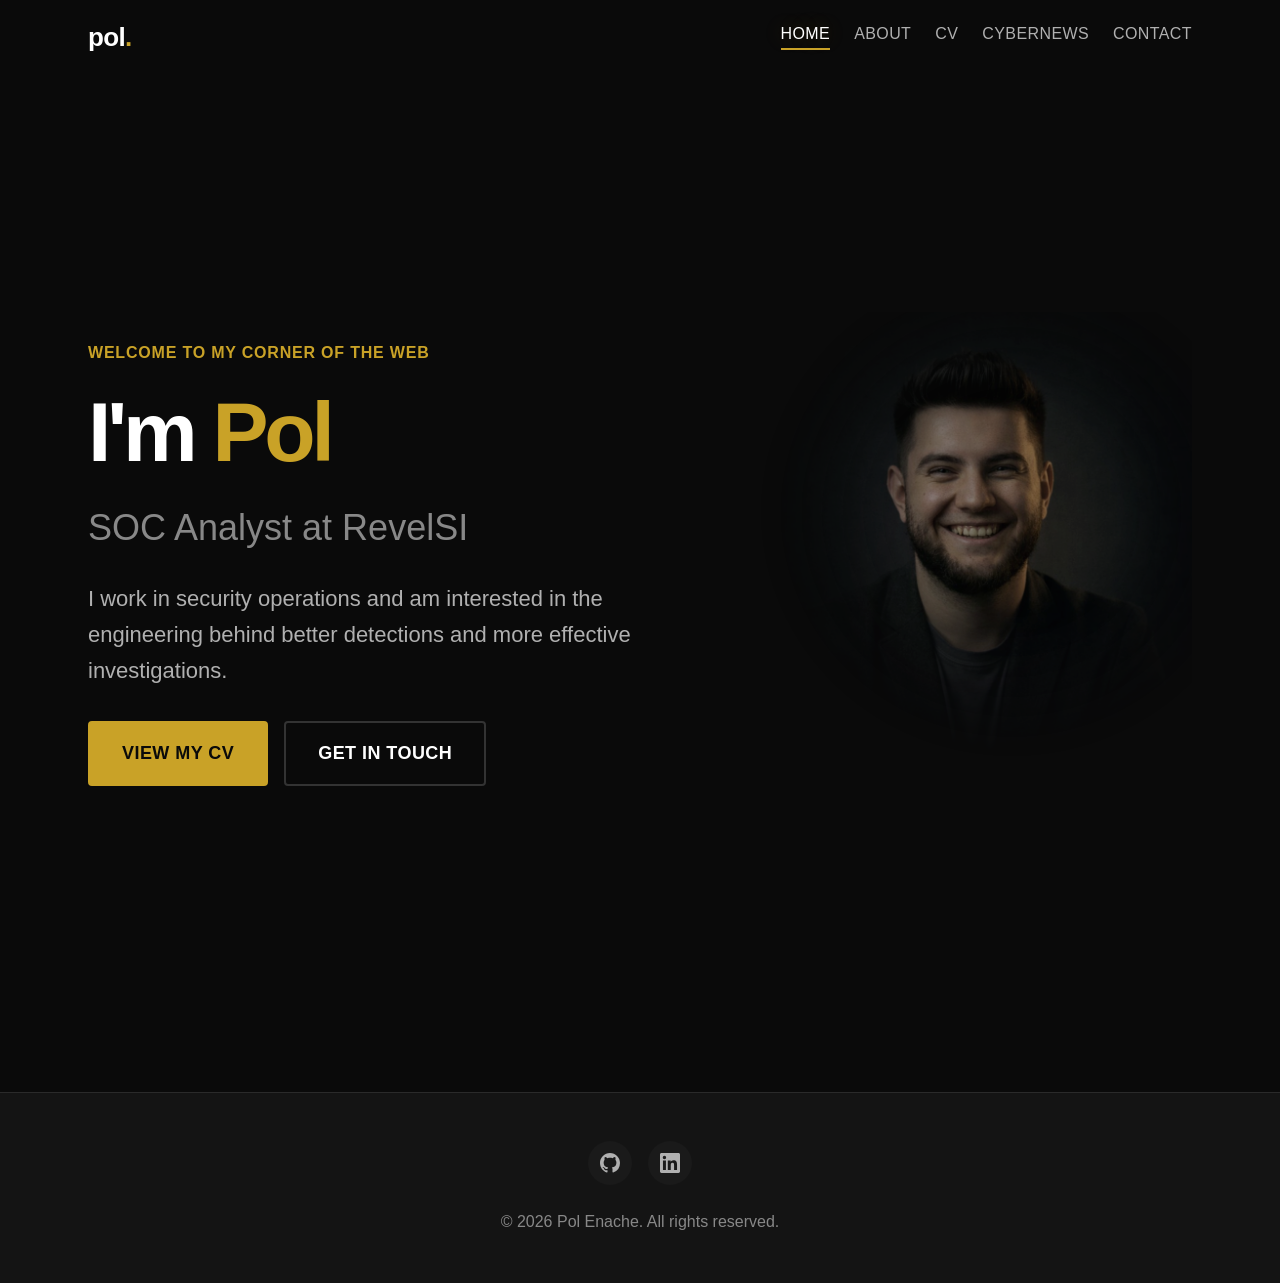
<file: index.html>
<!DOCTYPE html>
<html lang="en">

<head>
  <meta charset="UTF-8">
  <meta http-equiv="Content-Security-Policy"
    content="default-src 'none'; base-uri 'none'; object-src 'none'; script-src 'self'; style-src 'self' 'unsafe-inline' https://fonts.googleapis.com; font-src 'self' https://fonts.gstatic.com; img-src 'self'; connect-src 'none'; form-action 'none'">
  <meta name="referrer" content="strict-origin-when-cross-origin">
  <meta name="viewport" content="width=device-width, initial-scale=1.0">
  <meta name="description" content="Personal website of Pol Enache, SOC analyst at RevelSI.">
  <title>Pol Enache | Home</title>

  <!-- Google Fonts -->
  <link rel="preconnect" href="https://fonts.googleapis.com">
  <link rel="preconnect" href="https://fonts.gstatic.com" crossorigin>
  <link href="https://fonts.googleapis.com/css2?family=Inter:wght@400;500;600;700&display=swap" rel="stylesheet">

  <!-- Styles -->
  <link rel="stylesheet" href="css/variables.css?v=20260207">
  <link rel="stylesheet" href="css/base.css?v=20260207">
  <link rel="stylesheet" href="css/layout.css?v=20260207">
  <link rel="stylesheet" href="css/components.css?v=20260207">
  <link rel="stylesheet" href="css/animations.css?v=20260207">
  <link rel="stylesheet" href="css/pages.css?v=20260207">
</head>

<body>
  <div class="page-wrapper page-transition">
    <!-- Header -->
    <header class="header">
      <div class="container">
        <div class="header__inner">
          <a href="index.html" class="logo">pol<span>.</span></a>

          <nav class="nav">
            <button class="nav__toggle" aria-label="Toggle navigation">
              <span></span>
              <span></span>
              <span></span>
            </button>

            <ul class="nav__list">
              <li><a href="index.html" class="nav__link active">Home</a></li>
              <li><a href="about.html" class="nav__link">About</a></li>
              <li><a href="cv.html" class="nav__link">CV</a></li>
              <li><a href="cybernews/" class="nav__link">Cybernews</a></li>
              <li><a href="contact.html" class="nav__link">Contact</a></li>
            </ul>
          </nav>
        </div>
      </div>
    </header>

    <!-- Main Content -->
    <main class="main-content">
      <!-- Hero Section -->
      <section class="hero">
        <div class="container">
          <div class="hero__inner">
            <div class="hero__content">
              <span class="hero__greeting">Welcome to my corner of the web</span>
              <h1 class="hero__title">I'm <span class="text-accent">Pol</span></h1>
              <p class="hero__subtitle">SOC Analyst at RevelSI</p>
              <p class="hero__description">
                I work in security operations and am interested in the engineering behind better detections
                and more effective investigations.
              </p>
              <div class="hero__actions">
                <a href="cv.html" class="btn btn--primary btn--large btn-shine btn--glow">View My CV</a>
                <a href="contact.html" class="btn btn--large">Get in Touch</a>
              </div>
            </div>

            <!-- Hero Portrait -->
            <div class="hero__portrait">
              <div class="hero__portrait-wrapper">
                <img src="images/paul-hero.png" alt="Pol Enache" class="hero__portrait-img">
                <div class="hero__portrait-glow"></div>
              </div>
            </div>
          </div>
        </div>
      </section>
    </main>

    <!-- Footer -->
    <footer class="footer">
      <div class="container">
        <div class="footer__inner">
          <div class="footer__social">
            <a href="https://github.com/3nachePaul" class="footer__social-link" aria-label="GitHub">
              <svg xmlns="http://www.w3.org/2000/svg" viewBox="0 0 24 24" fill="currentColor">
                <path
                  d="M12 0C5.37 0 0 5.37 0 12c0 5.31 3.435 9.795 8.205 11.385.6.105.825-.255.825-.57 0-.285-.015-1.23-.015-2.235-3.015.555-3.795-.735-4.035-1.41-.135-.345-.72-1.41-1.23-1.695-.42-.225-1.02-.78-.015-.795.945-.015 1.62.87 1.845 1.23 1.08 1.815 2.805 1.305 3.495.99.105-.78.42-1.305.765-1.605-2.67-.3-5.46-1.335-5.46-5.925 0-1.305.465-2.385 1.23-3.225-.12-.3-.54-1.53.12-3.18 0 0 1.005-.315 3.3 1.23.96-.27 1.98-.405 3-.405s2.04.135 3 .405c2.295-1.56 3.3-1.23 3.3-1.23.66 1.65.24 2.88.12 3.18.765.84 1.23 1.905 1.23 3.225 0 4.605-2.805 5.625-5.475 5.925.435.375.81 1.095.81 2.22 0 1.605-.015 2.895-.015 3.3 0 .315.225.69.825.57A12.02 12.02 0 0024 12c0-6.63-5.37-12-12-12z" />
              </svg>
            </a>
            <a href="https://www.linkedin.com/in/paul-enache-/" class="footer__social-link" aria-label="LinkedIn">
              <svg xmlns="http://www.w3.org/2000/svg" viewBox="0 0 24 24" fill="currentColor">
                <path
                  d="M20.447 20.452h-3.554v-5.569c0-1.328-.027-3.037-1.852-3.037-1.853 0-2.136 1.445-2.136 2.939v5.667H9.351V9h3.414v1.561h.046c.477-.9 1.637-1.85 3.37-1.85 3.601 0 4.267 2.37 4.267 5.455v6.286zM5.337 7.433a2.062 2.062 0 01-2.063-2.065 2.064 2.064 0 112.063 2.065zm1.782 13.019H3.555V9h3.564v11.452zM22.225 0H1.771C.792 0 0 .774 0 1.729v20.542C0 23.227.792 24 1.771 24h20.451C23.2 24 24 23.227 24 22.271V1.729C24 .774 23.2 0 22.222 0h.003z" />
              </svg>
            </a>
          </div>
          <p class="footer__copyright">© 2026 Pol Enache. All rights reserved.</p>
        </div>
      </div>
    </footer>
  </div>

  <!-- Scripts -->
  <script src="js/main.js?v=20260207" defer></script>
  <script src="js/animations.js?v=20260207" defer></script>
  <script src="js/navigation.js?v=20260207" defer></script>


</body>

</html>
</file>
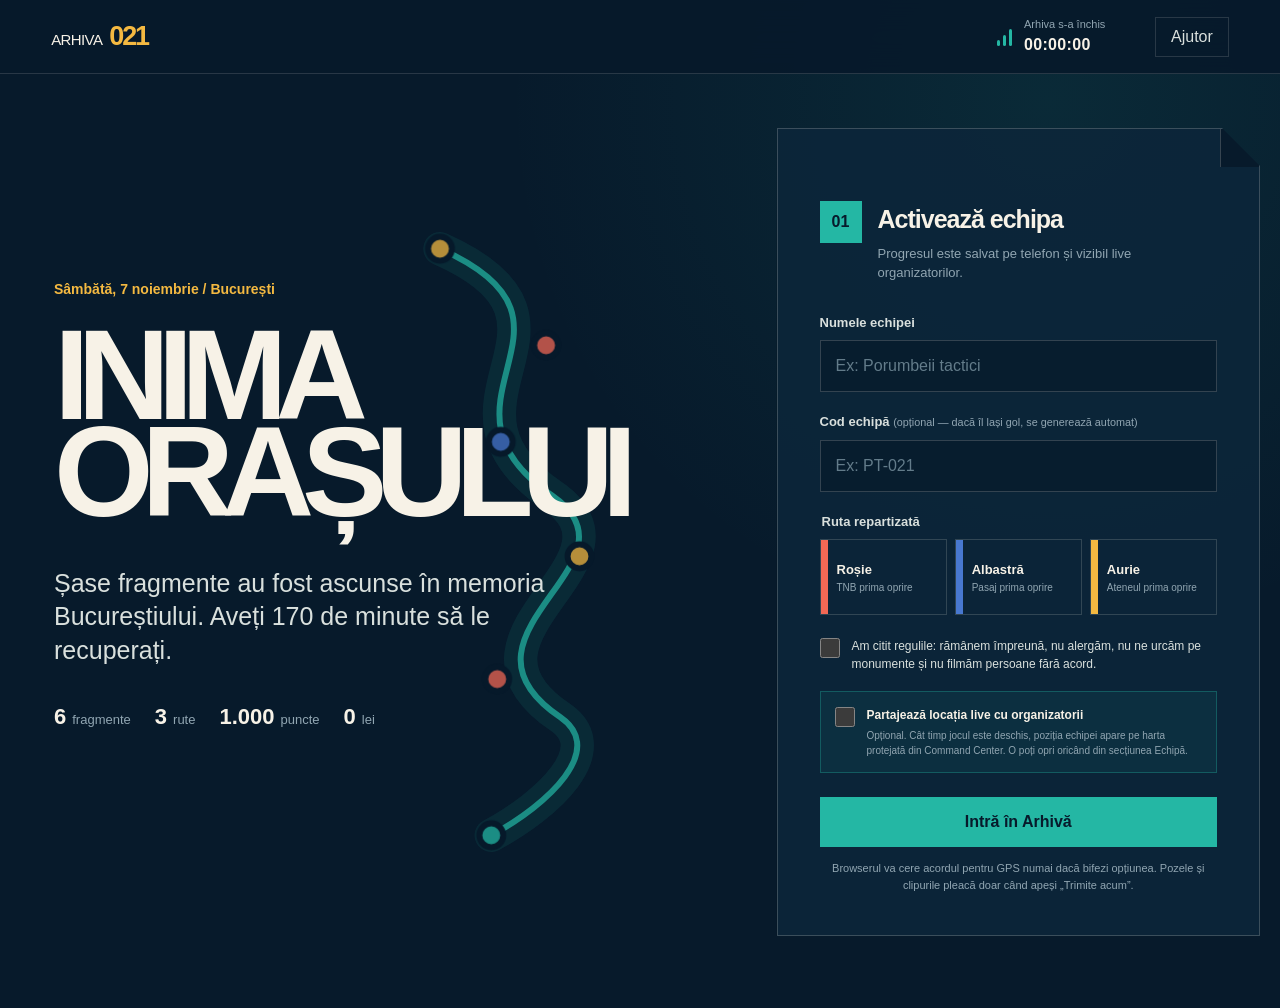
<file: arhiva021/index.html>
<!doctype html>
<html lang="ro">
<head>
  <meta charset="utf-8">
  <meta http-equiv="Content-Security-Policy"
    content="default-src 'none'; base-uri 'none'; object-src 'none'; script-src 'self'; style-src 'self' 'unsafe-inline'; font-src 'self'; img-src 'self'; connect-src 'self' https://arhiva-021-command-center.brainy-lion-7419.chatgpt.site; worker-src 'self'; manifest-src 'self'; form-action 'none'">
  <meta name="referrer" content="strict-origin-when-cross-origin">
  <meta name="viewport" content="width=device-width, initial-scale=1, viewport-fit=cover">
  <meta name="theme-color" content="#071a2b">
  <meta name="description" content="ARHIVA 021 - jocul urban OSCEB din București">
  <meta name="robots" content="noindex,nofollow">
  <title>ARHIVA 021 | OSCEB</title>
  <link rel="manifest" href="manifest.webmanifest">
  <link rel="icon" href="icon.svg" type="image/svg+xml">
  <link rel="stylesheet" href="game.css?v=20261107-3">
</head>
<body data-build="2026-11-07-3">
  <div class="city-grid" aria-hidden="true"></div>

  <header class="game-header">
    <a class="wordmark" href="./" aria-label="ARHIVA 021 - început">
      <span>ARHIVA</span><strong>021</strong>
    </a>
    <div class="header-status">
      <div class="signal" aria-hidden="true"><span></span><span></span><span></span></div>
      <div>
        <span class="header-status__label" id="timer-label">Până la închidere</span>
        <strong class="header-status__time" id="timer">--:--:--</strong>
      </div>
    </div>
    <button class="header-help" id="help-button" type="button">Ajutor</button>
  </header>

  <div class="test-ribbon" id="test-ribbon" hidden>
    Mod de test activ. Timerul și ferestrele live sunt deblocate.
  </div>

  <aside class="live-signal" id="live-signal" aria-live="assertive" hidden></aside>

  <main>
    <section class="landing" id="landing-screen">
      <div class="landing-copy">
        <div class="landing-route" aria-hidden="true">
          <svg viewBox="0 0 250 520" role="img" aria-label="Traseu cu șase checkpoint-uri">
            <path class="landing-route__shadow" d="M73 14 C215 77 52 142 167 221 C250 278 70 337 174 407 C213 434 164 480 116 506" />
            <path class="landing-route__line" d="M73 14 C215 77 52 142 167 221 C250 278 70 337 174 407 C213 434 164 480 116 506" />
            <g class="landing-route__nodes">
              <circle cx="73" cy="14" r="10" />
              <circle cx="162" cy="95" r="10" />
              <circle cx="124" cy="176" r="10" />
              <circle cx="190" cy="272" r="10" />
              <circle cx="121" cy="375" r="10" />
              <circle cx="116" cy="506" r="10" />
            </g>
          </svg>
        </div>

        <p class="date-line">Sâmbătă, 7 noiembrie / București</p>
        <h1>Inima<br>orașului</h1>
        <p class="landing-lead">
          Șase fragmente au fost ascunse în memoria Bucureștiului. Aveți 170 de minute să le recuperați.
        </p>
        <div class="landing-facts" aria-label="Detalii joc">
          <span><strong>6</strong> fragmente</span>
          <span><strong>3</strong> rute</span>
          <span><strong>1.000</strong> puncte</span>
          <span><strong>0</strong> lei</span>
        </div>
      </div>

      <div class="entry-panel">
        <div id="resume-panel" class="resume-panel" hidden>
          <p>Acest telefon are deja o misiune activă.</p>
          <strong id="resume-team">Echipa</strong>
          <div class="button-row">
            <button class="button button--signal" id="resume-button" type="button">Continuă jocul</button>
            <button class="button button--quiet" id="new-game-button" type="button">Joc nou</button>
          </div>
        </div>

        <form id="team-form" class="team-form">
          <div class="form-heading">
            <span class="step-index">01</span>
            <div>
              <h2>Activează echipa</h2>
              <p>Progresul este salvat pe telefon și vizibil live organizatorilor.</p>
            </div>
          </div>

          <label class="field">
            <span>Numele echipei</span>
            <input id="team-name" name="teamName" type="text" maxlength="28" autocomplete="off" placeholder="Ex: Porumbeii tactici" required>
          </label>

          <label class="field">
            <span>Cod echipă <small>(opțional — dacă îl lași gol, se generează automat)</small></span>
            <input id="team-code" name="teamCode" type="text" maxlength="14" autocomplete="off" placeholder="Ex: PT-021">
          </label>

          <fieldset class="route-picker">
            <legend>Ruta repartizată</legend>
            <label class="route-option route-option--red">
              <input type="radio" name="route" value="red" required>
              <span class="route-option__swatch"></span>
              <span><strong>Roșie</strong><small>TNB prima oprire</small></span>
            </label>
            <label class="route-option route-option--blue">
              <input type="radio" name="route" value="blue" required>
              <span class="route-option__swatch"></span>
              <span><strong>Albastră</strong><small>Pasaj prima oprire</small></span>
            </label>
            <label class="route-option route-option--gold">
              <input type="radio" name="route" value="gold" required>
              <span class="route-option__swatch"></span>
              <span><strong>Aurie</strong><small>Ateneul prima oprire</small></span>
            </label>
          </fieldset>

          <label class="rules-check">
            <input id="rules-accepted" type="checkbox" required>
            <span>Am citit regulile: rămânem împreună, nu alergăm, nu ne urcăm pe monumente și nu filmăm persoane fără acord.</span>
          </label>

          <label class="location-consent">
            <input id="location-consent" name="locationConsent" type="checkbox">
            <span><strong>Partajează locația live cu organizatorii</strong><small>Opțional. Cât timp jocul este deschis, poziția echipei apare pe harta protejată din Command Center. O poți opri oricând din secțiunea Echipă.</small></span>
          </label>

          <button class="button button--signal button--wide" type="submit">Intră în Arhivă</button>
          <p class="privacy-note">Browserul va cere acordul pentru GPS numai dacă bifezi opțiunea. Pozele și clipurile pleacă doar când apeși „Trimite acum”.</p>
        </form>
      </div>
    </section>

    <section class="game-shell" id="game-screen" hidden>
      <aside class="route-rail" aria-label="Progresul traseului">
        <div class="rail-team">
          <span>Echipă activă</span>
          <strong id="rail-team-name">-</strong>
          <small id="rail-team-code">-</small>
        </div>
        <ol class="rail-stops" id="route-stops"></ol>
      </aside>

      <section class="mission-column">
        <div class="mobile-team-strip" id="mobile-team-strip"></div>

        <nav class="game-tabs" aria-label="Secțiunile jocului">
          <button class="game-tab is-active" type="button" data-tab="mission">Misiune</button>
          <button class="game-tab" type="button" data-tab="bonus">Bonus <span id="bonus-badge" hidden></span></button>
          <button class="game-tab" type="button" data-tab="team">Echipă</button>
        </nav>

        <div class="tab-panel" id="tab-mission"></div>
        <div class="tab-panel" id="tab-bonus" hidden></div>
        <div class="tab-panel" id="tab-team" hidden></div>
      </section>

      <aside class="status-rail">
        <div class="score-block">
          <span>Scor provizoriu</span>
          <strong id="score-value">0</strong>
          <small>din 1.000</small>
        </div>
        <div class="status-stat"><span>Jokere rămase</span><strong id="jokers-value">2</strong></div>
        <div class="status-stat"><span>Indicii folosite</span><strong id="hints-value">0</strong></div>
        <div class="fragment-stack">
          <span>Mesaj recuperat</span>
          <ol id="fragment-list"></ol>
        </div>
        <p class="provisional-note">Punctajul devine oficial după validarea dovezilor de către organizatori.</p>
      </aside>
    </section>
  </main>

  <div class="toast" id="toast" role="status" aria-live="polite"></div>

  <dialog class="signal-dialog" id="fragment-dialog">
    <button class="dialog-close" type="button" data-close-dialog aria-label="Închide">×</button>
    <div class="fragment-reveal">
      <span id="fragment-number">Fragment 1</span>
      <strong id="fragment-word">UNDE</strong>
      <p id="fragment-next">Următorul checkpoint a fost deblocat.</p>
      <button class="button button--signal" type="button" data-close-dialog>Continuă</button>
    </div>
  </dialog>

  <dialog class="signal-dialog help-dialog" id="help-dialog">
    <button class="dialog-close" type="button" data-close-dialog aria-label="Închide">×</button>
    <h2>Ai nevoie de ajutor?</h2>
    <p>Opriți jocul și rămâneți împreună. Numărul coordonatorului va fi comunicat la briefing și va apărea aici înainte de eveniment. Partajarea GPS poate fi oprită oricând din secțiunea Echipă.</p>
    <a class="button button--signal" id="organizer-phone" href="#" aria-disabled="true">Număr în curs de confirmare</a>
  </dialog>

  <noscript>ARHIVA 021 are nevoie de JavaScript pentru a valida misiunile și a salva progresul.</noscript>
  <script src="game.js?v=20261127-security" defer></script>
</body>
</html>
</file>
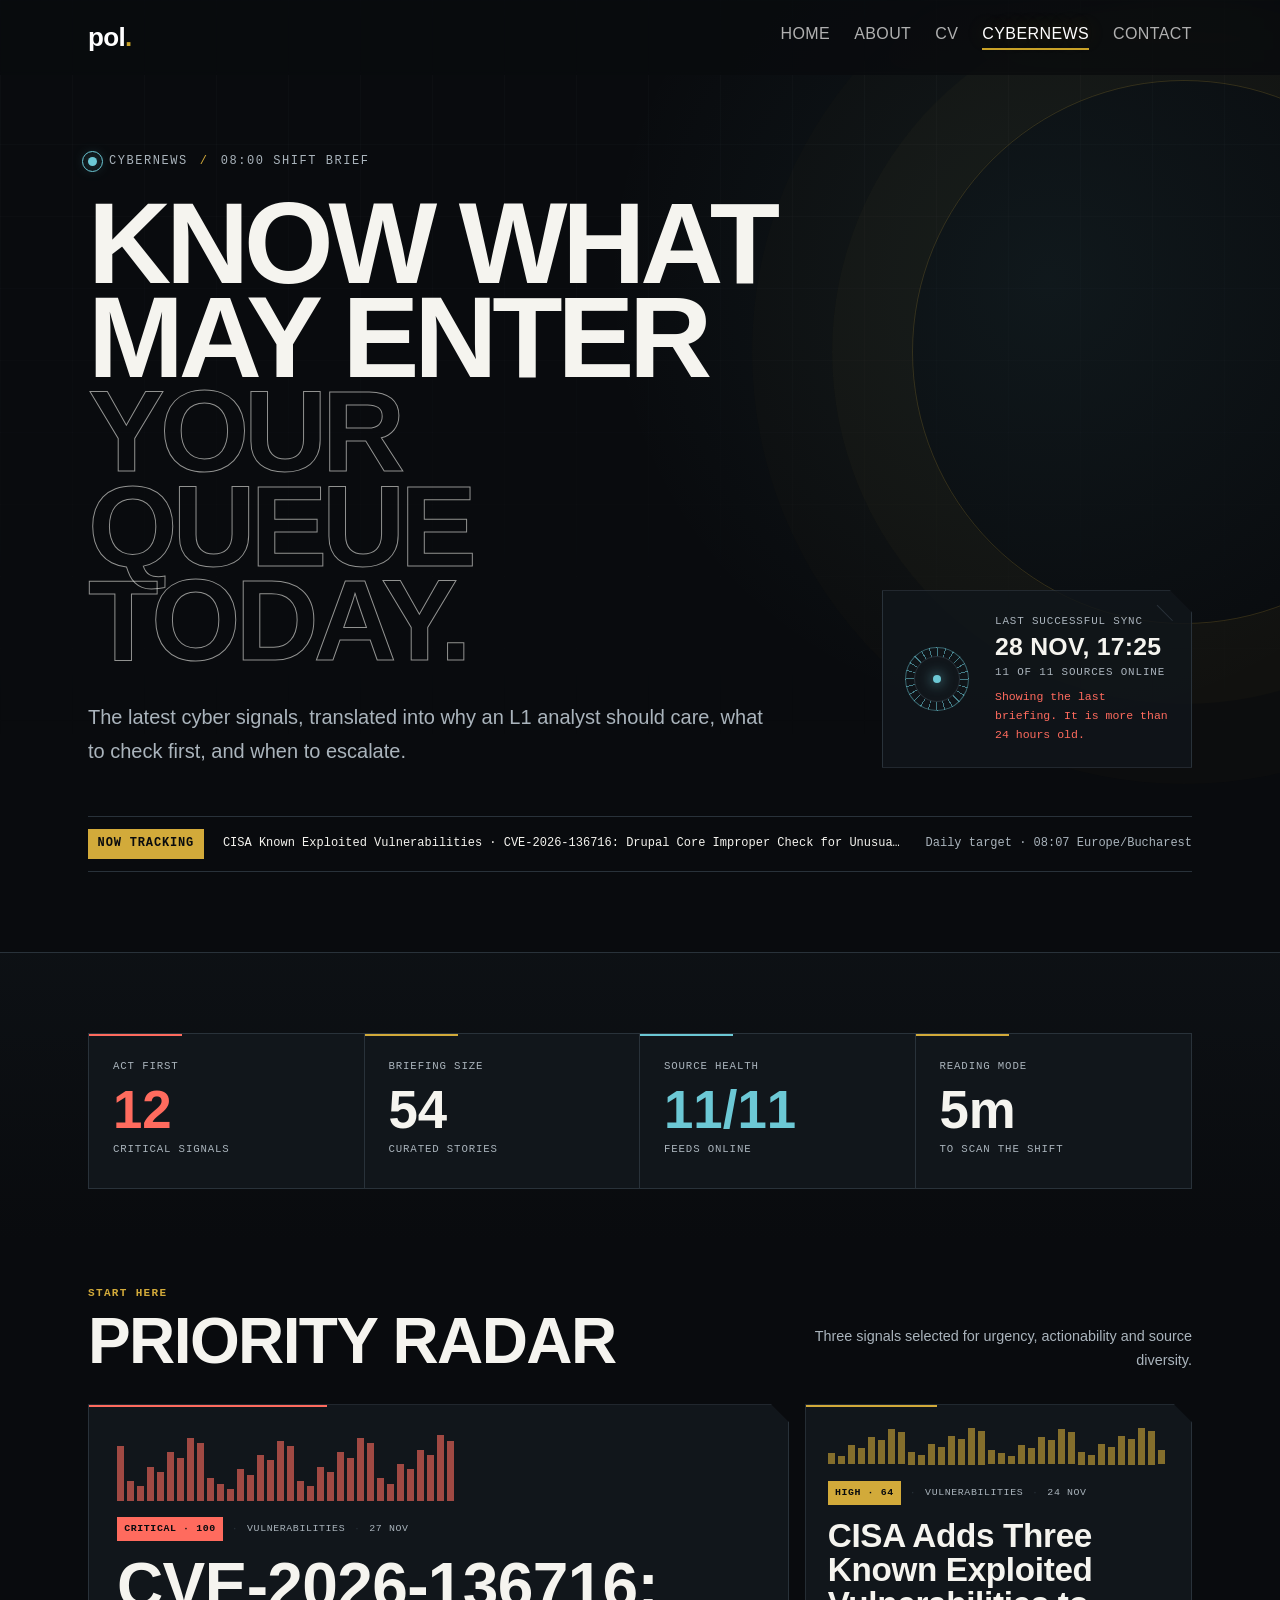
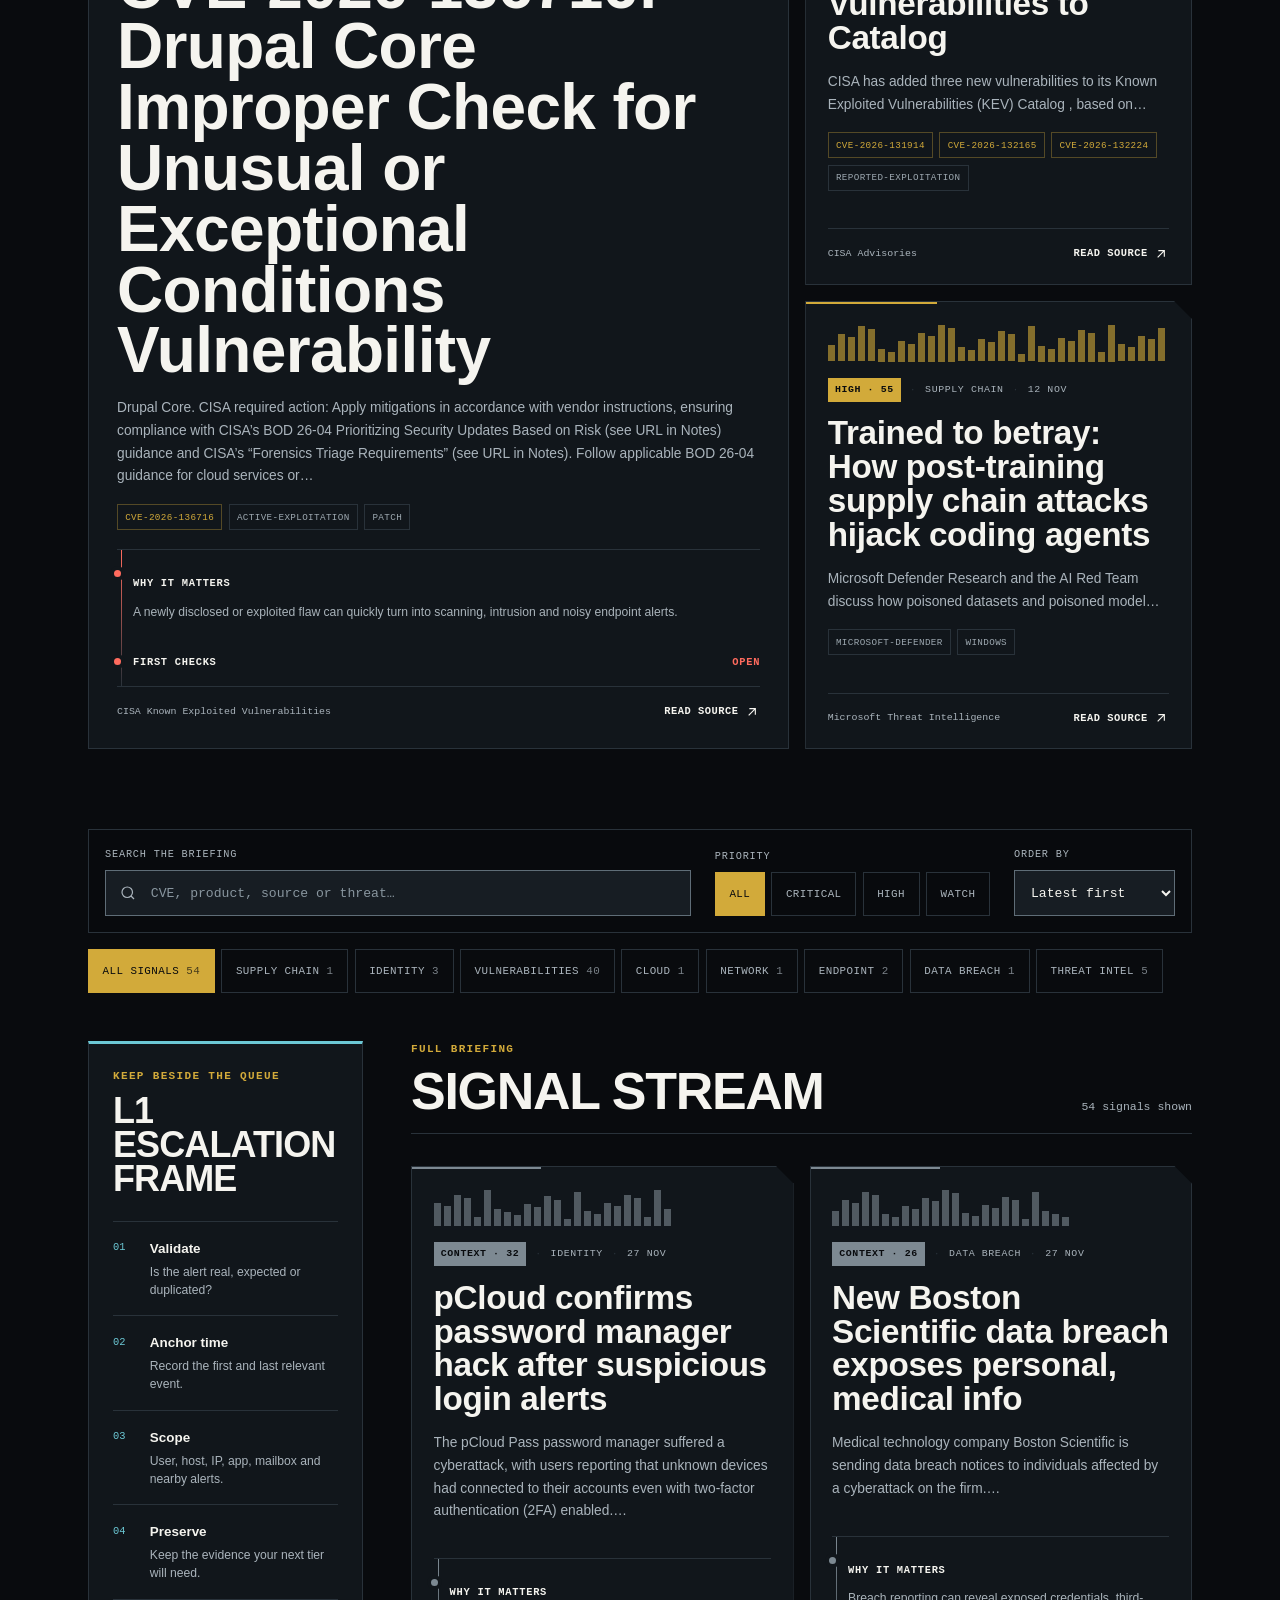
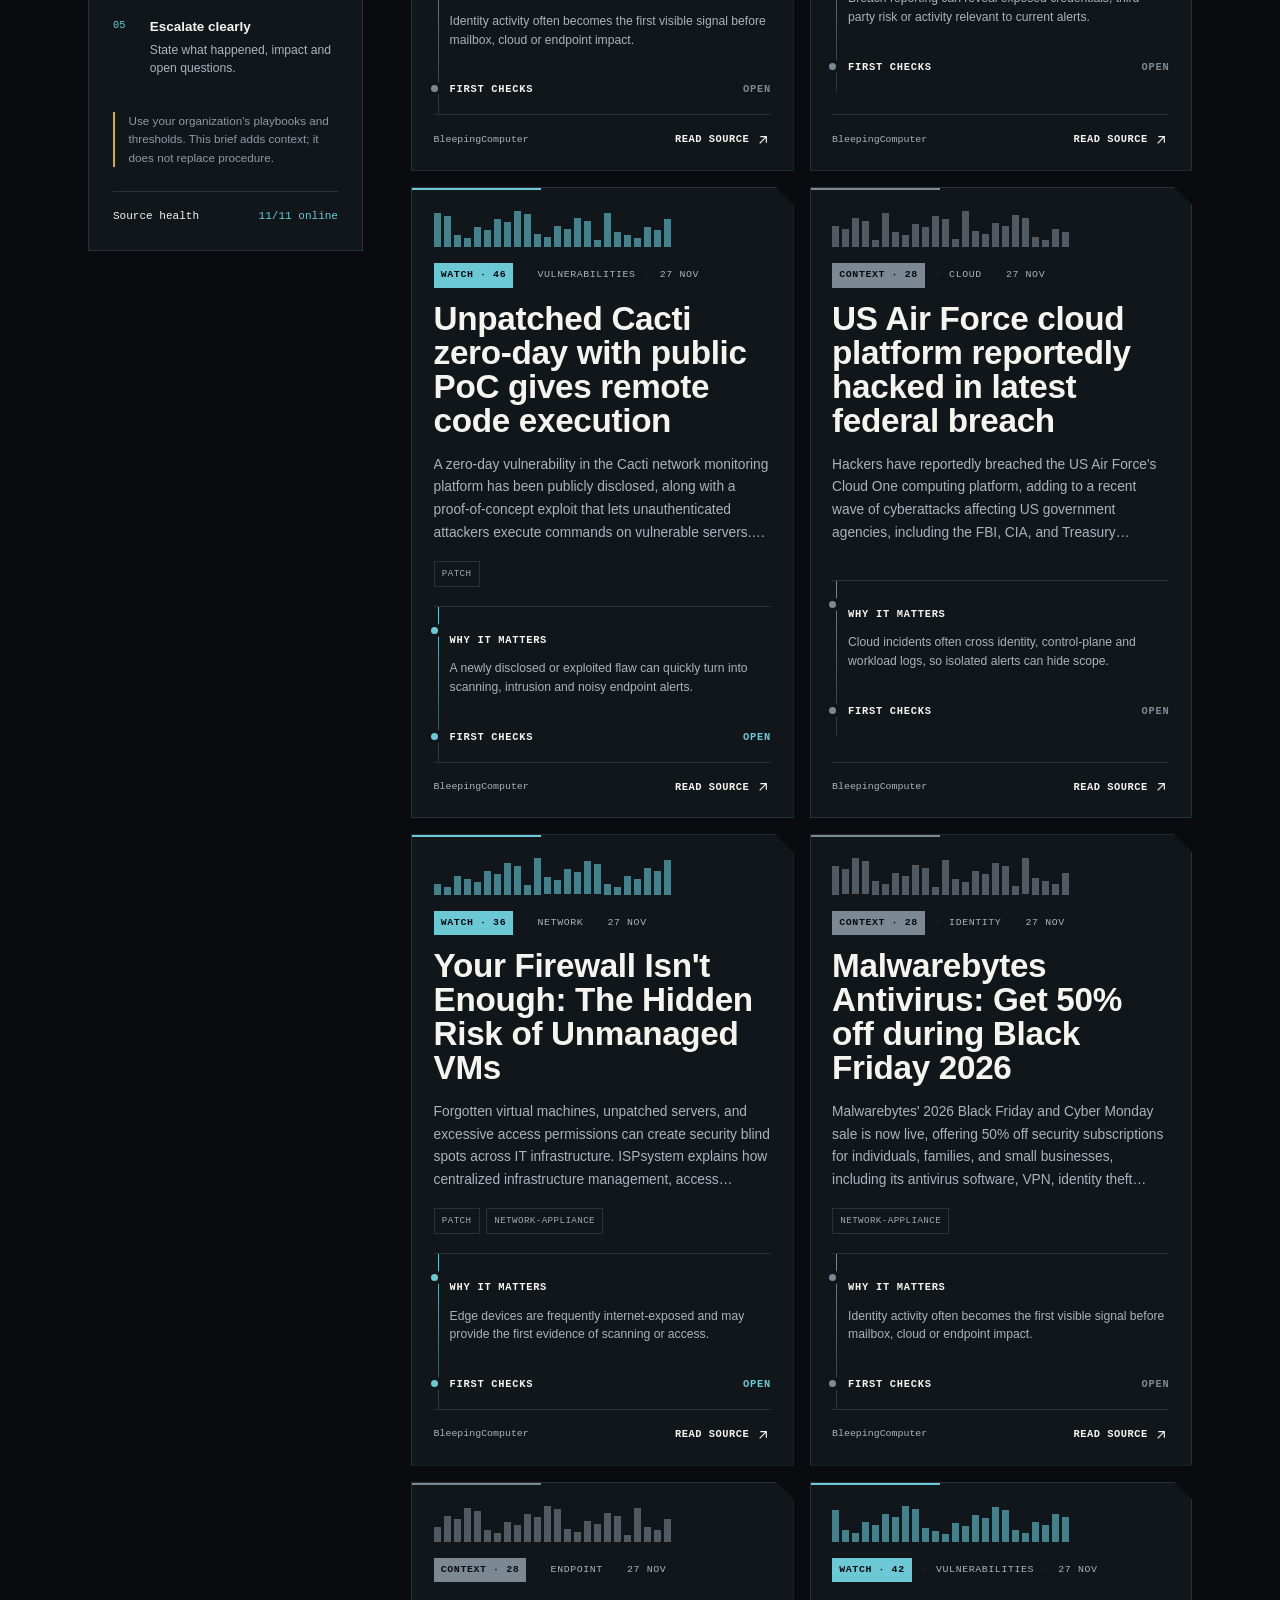
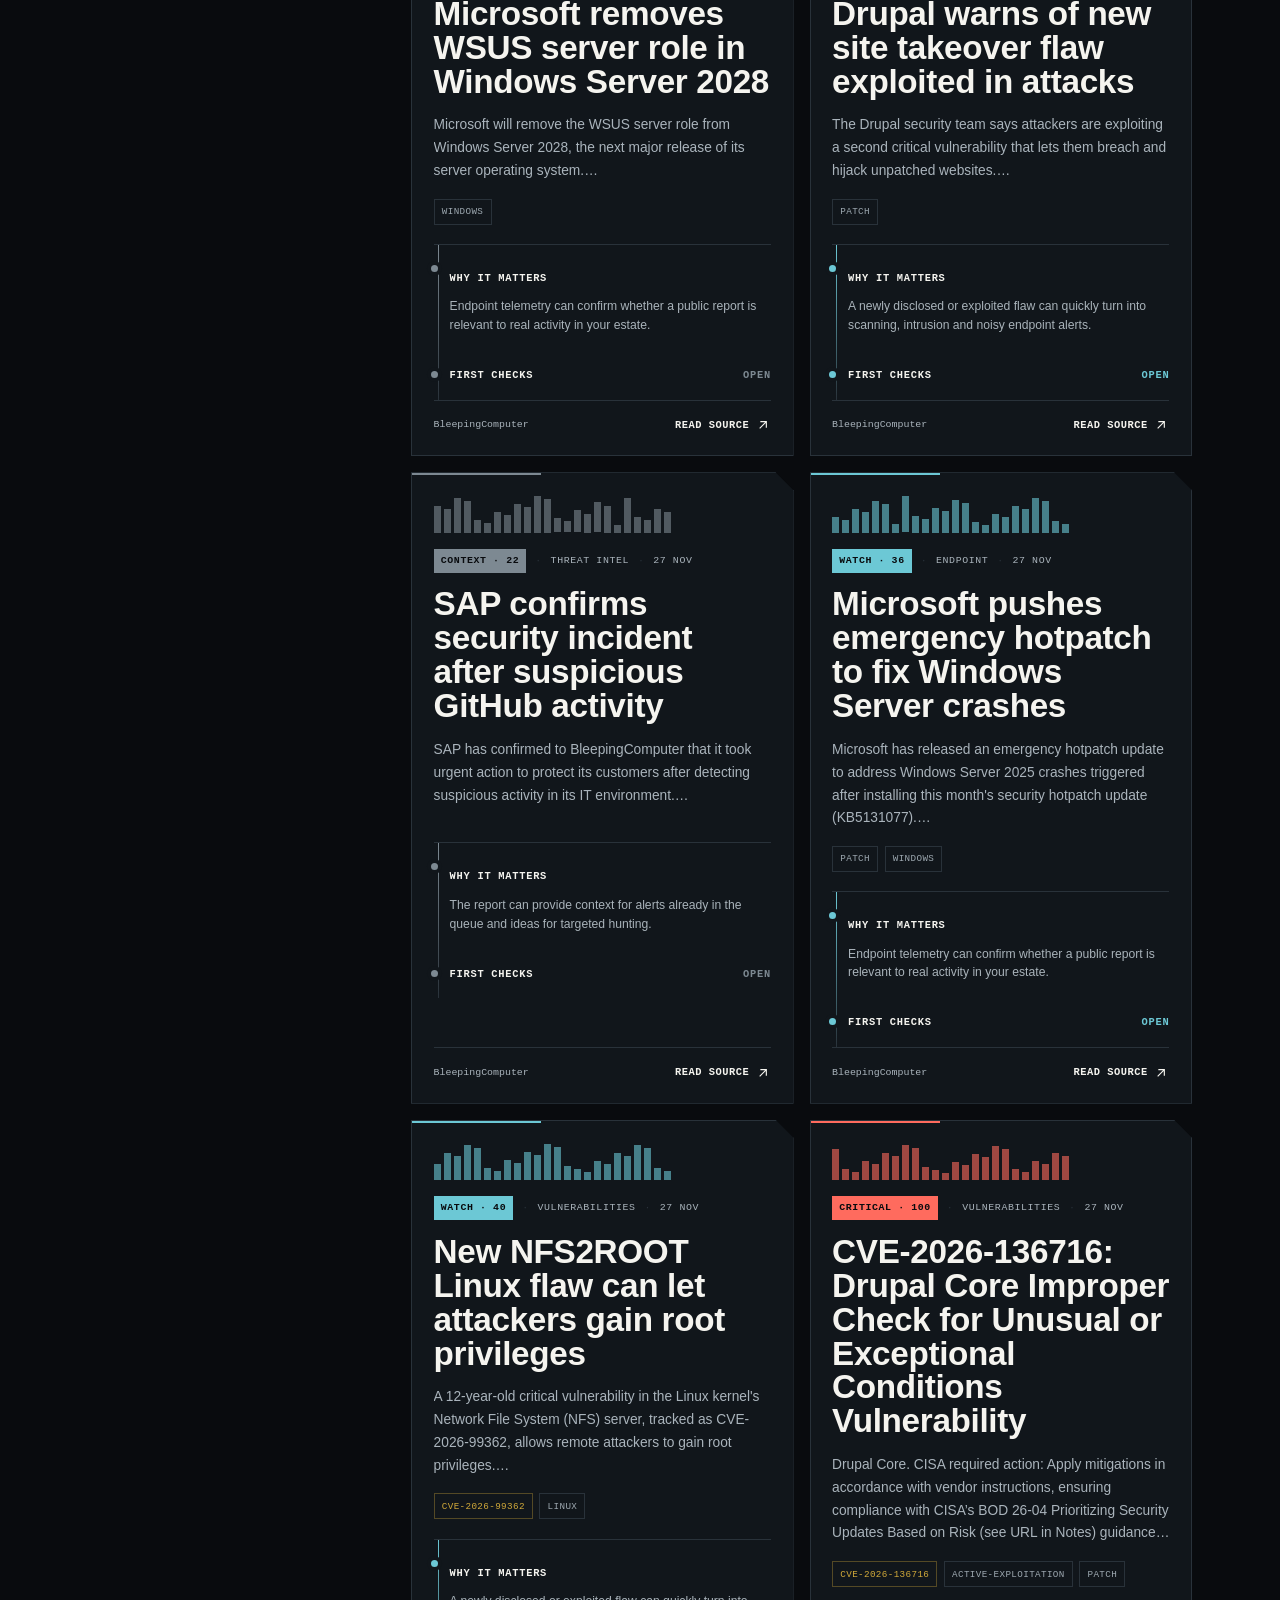
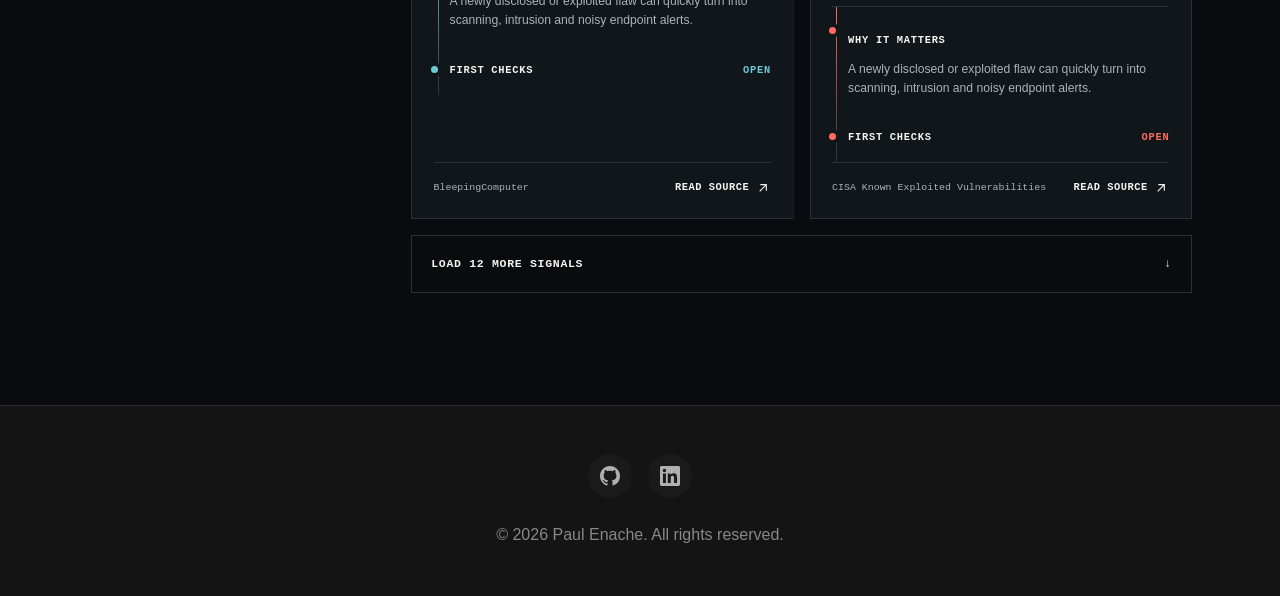
<file: cybernews/index.html>
<!DOCTYPE html>
<html lang="en">

<head>
    <meta charset="UTF-8">
    <meta http-equiv="Content-Security-Policy"
      content="default-src 'none'; base-uri 'none'; object-src 'none'; script-src 'self'; style-src 'self' 'unsafe-inline' https://fonts.googleapis.com; font-src 'self' https://fonts.gstatic.com; img-src 'self'; connect-src 'self'; form-action 'none'">
    <meta name="referrer" content="strict-origin-when-cross-origin">
    <meta name="viewport" content="width=device-width, initial-scale=1.0">
    <meta name="description"
        content="A daily visual cybersecurity briefing that turns current threats into practical first checks for junior SOC L1 analysts.">
    <meta name="theme-color" content="#090b0e">
    <meta property="og:title" content="Cybernews | Daily SOC L1 Shift Brief">
    <meta property="og:description"
        content="Current cyber signals, translated into what a junior SOC analyst should check first.">
    <meta property="og:type" content="website">
    <meta property="og:url" content="https://pol-center.com/cybernews/">
    <link rel="canonical" href="https://pol-center.com/cybernews/">
    <title>Cybernews | Daily SOC L1 Shift Brief</title>

    <link rel="preconnect" href="https://fonts.googleapis.com">
    <link rel="preconnect" href="https://fonts.gstatic.com" crossorigin>
    <link
        href="https://fonts.googleapis.com/css2?family=Barlow+Condensed:wght@600;700&family=IBM+Plex+Mono:wght@400;500;600&family=Inter:wght@400;500;600;700&display=swap"
        rel="stylesheet">
    <link rel="stylesheet" href="../css/variables.css?v=20260805">
    <link rel="stylesheet" href="../css/base.css?v=20260805">
    <link rel="stylesheet" href="../css/layout.css?v=20260805">
    <link rel="stylesheet" href="../css/components.css?v=20260805">
    <link rel="stylesheet" href="../css/animations.css?v=20260805">
    <link rel="stylesheet" href="../css/cybernews.css?v=20261127">
</head>

<body class="cybernews">
    <div class="page-wrapper page-transition">
        <header class="header">
            <div class="container">
                <div class="header__inner">
                    <a href="../index.html" class="logo" aria-label="Pol home">pol<span>.</span></a>
                    <nav class="nav" aria-label="Primary navigation">
                        <button class="nav__toggle" aria-label="Toggle navigation" aria-expanded="false"
                            aria-controls="primary-navigation"><span></span><span></span><span></span></button>
                        <ul class="nav__list" id="primary-navigation">
                            <li><a href="../index.html" class="nav__link">Home</a></li>
                            <li><a href="../about.html" class="nav__link">About</a></li>
                            <li><a href="../cv.html" class="nav__link">CV</a></li>
                            <li><a href="./" class="nav__link active" aria-current="page">Cybernews</a></li>
                            <li><a href="../contact.html" class="nav__link">Contact</a></li>
                        </ul>
                    </nav>
                </div>
            </div>
        </header>

        <main class="main-content cybernews__main">
            <section class="shift-hero" aria-labelledby="shift-title">
                <div class="shift-hero__grid" aria-hidden="true"></div>
                <div class="container shift-hero__inner">
                    <div class="shift-hero__copy reveal reveal--cinematic">
                        <div class="shift-kicker">
                            <span class="shift-kicker__pulse"></span>
                            <span>Cybernews</span>
                            <span class="shift-kicker__divider">/</span>
                            <span>08:00 shift brief</span>
                        </div>
                        <h1 id="shift-title">Know what may enter<br><span>your queue today.</span></h1>
                        <p class="shift-hero__lede">The latest cyber signals, translated into why an L1 analyst should
                            care, what to check first, and when to escalate.</p>
                    </div>

                    <aside class="sync-card reveal reveal-delay-1" aria-label="Briefing status">
                        <div class="sync-card__dial" aria-hidden="true">
                            <span></span>
                        </div>
                        <div>
                            <span class="sync-card__label">Last successful sync</span>
                            <strong id="last-updated">Loading briefing…</strong>
                            <span id="source-status">Checking sources</span>
                            <div id="freshness-status" class="sync-card__warning" role="status"></div>
                        </div>
                    </aside>

                    <div class="threat-tape" aria-label="Live briefing signal">
                        <span class="threat-tape__label">Now tracking</span>
                        <div class="threat-tape__window">
                            <p id="threat-tape-text">Collecting today's highest-priority signal…</p>
                        </div>
                        <span class="threat-tape__time">Daily target · 08:07 Europe/Bucharest</span>
                    </div>
                </div>
            </section>

            <section class="briefing" aria-label="Daily cybersecurity briefing">
                <div class="container">
                    <div class="briefing-stats reveal" id="briefing-stats" aria-live="polite">
                        <div class="briefing-stat briefing-stat--critical">
                            <span>Act first</span>
                            <strong id="critical-count">—</strong>
                            <small>critical signals</small>
                        </div>
                        <div class="briefing-stat">
                            <span>Briefing size</span>
                            <strong id="story-count">—</strong>
                            <small>curated stories</small>
                        </div>
                        <div class="briefing-stat briefing-stat--cyan">
                            <span>Source health</span>
                            <strong id="healthy-source-count">—</strong>
                            <small>feeds online</small>
                        </div>
                        <div class="briefing-stat">
                            <span>Reading mode</span>
                            <strong>5m</strong>
                            <small>to scan the shift</small>
                        </div>
                    </div>

                    <section class="priority-radar reveal" aria-labelledby="priority-heading">
                        <div class="section-heading">
                            <div>
                                <span class="section-heading__eyebrow">Start here</span>
                                <h2 id="priority-heading">Priority radar</h2>
                            </div>
                            <p>Three signals selected for urgency, actionability and source diversity.</p>
                        </div>
                        <div class="priority-radar__grid" id="featured-stories" aria-live="polite">
                            <div class="news-skeleton news-skeleton--large"></div>
                            <div class="news-skeleton"></div>
                            <div class="news-skeleton"></div>
                        </div>
                    </section>

                    <div class="briefing-controls reveal" aria-label="Filter cybersecurity news">
                        <div class="briefing-search">
                            <label for="news-search">Search the briefing</label>
                            <div class="briefing-search__field">
                                <svg viewBox="0 0 24 24" aria-hidden="true">
                                    <circle cx="11" cy="11" r="7"></circle>
                                    <path d="m20 20-4-4"></path>
                                </svg>
                                <input id="news-search" type="search" placeholder="CVE, product, source or threat…"
                                    autocomplete="off">
                            </div>
                        </div>

                        <fieldset class="filter-group">
                            <legend>Priority</legend>
                            <div class="filter-group__rail" id="priority-filters">
                                <button type="button" class="filter-chip active" data-priority="all"
                                    aria-pressed="true">All</button>
                                <button type="button" class="filter-chip filter-chip--critical" data-priority="critical"
                                    aria-pressed="false">Critical</button>
                                <button type="button" class="filter-chip" data-priority="high"
                                    aria-pressed="false">High</button>
                                <button type="button" class="filter-chip" data-priority="watch"
                                    aria-pressed="false">Watch</button>
                            </div>
                        </fieldset>

                        <div class="briefing-sort">
                            <label for="news-sort">Order by</label>
                            <select id="news-sort">
                                <option value="latest" selected>Latest first</option>
                                <option value="priority">SOC priority</option>
                            </select>
                        </div>
                    </div>

                    <nav class="category-rail reveal" aria-label="Cybersecurity topics">
                        <div id="category-filters"></div>
                    </nav>

                    <div class="briefing-layout">
                        <aside class="l1-console reveal" aria-labelledby="console-title">
                            <span class="l1-console__eyebrow">Keep beside the queue</span>
                            <h2 id="console-title">L1 escalation frame</h2>
                            <ol class="l1-console__steps">
                                <li><strong>Validate</strong><span>Is the alert real, expected or duplicated?</span></li>
                                <li><strong>Anchor time</strong><span>Record the first and last relevant event.</span></li>
                                <li><strong>Scope</strong><span>User, host, IP, app, mailbox and nearby alerts.</span></li>
                                <li><strong>Preserve</strong><span>Keep the evidence your next tier will need.</span></li>
                                <li><strong>Escalate clearly</strong><span>State what happened, impact and open questions.</span>
                                </li>
                            </ol>
                            <p class="l1-console__note">Use your organization's playbooks and thresholds. This brief
                                adds context; it does not replace procedure.</p>

                            <details class="source-health">
                                <summary>Source health <span id="source-health-summary">Loading</span></summary>
                                <ul id="source-health-list"></ul>
                            </details>
                        </aside>

                        <section class="signal-stream" aria-labelledby="stream-heading">
                            <header class="signal-stream__header reveal">
                                <div>
                                    <span class="section-heading__eyebrow">Full briefing</span>
                                    <h2 id="stream-heading">Signal stream</h2>
                                </div>
                                <p id="result-count" aria-live="polite">Loading stories…</p>
                            </header>

                            <div class="signal-stream__grid" id="news-list"></div>

                            <div class="signal-stream__empty" id="empty-state" hidden>
                                <span>0 signals</span>
                                <h3>No stories match those filters.</h3>
                                <p>Clear the search or choose a broader topic.</p>
                                <button type="button" class="btn" id="clear-filters">Clear filters</button>
                            </div>

                            <button type="button" class="load-more" id="load-more" hidden>
                                Load the next signals
                                <span aria-hidden="true">↓</span>
                            </button>
                        </section>
                    </div>
                </div>
            </section>
        </main>

        <footer class="footer">
            <div class="container">
                <div class="footer__inner">
                    <div class="footer__social">
                        <a href="https://github.com/3nachePaul" class="footer__social-link" aria-label="GitHub"><svg
                                xmlns="http://www.w3.org/2000/svg" viewBox="0 0 24 24" fill="currentColor">
                                <path
                                    d="M12 0C5.37 0 0 5.37 0 12c0 5.31 3.435 9.795 8.205 11.385.6.105.825-.255.825-.57 0-.285-.015-1.23-.015-2.235-3.015.555-3.795-.735-4.035-1.41-.135-.345-.72-1.41-1.23-1.695-.42-.225-1.02-.78-.015-.795.945-.015 1.62.87 1.845 1.23 1.08 1.815 2.805 1.305 3.495.99.105-.78.42-1.305.765-1.605-2.67-.3-5.46-1.335-5.46-5.925 0-1.305.465-2.385 1.23-3.225-.12-.3-.54-1.53.12-3.18 0 0 1.005-.315 3.3 1.23.96-.27 1.98-.405 3-.405s2.04.135 3 .405c2.295-1.56 3.3-1.23 3.3-1.23.66 1.65.24 2.88.12 3.18.765.84 1.23 1.905 1.23 3.225 0 4.605-2.805 5.625-5.475 5.925.435.375.81 1.095.81 2.22 0 1.605-.015 2.895-.015 3.3 0 .315.225.69.825.57A12.02 12.02 0 0024 12c0-6.63-5.37-12-12-12z" />
                            </svg></a>
                        <a href="https://www.linkedin.com/in/paul-enache-/" class="footer__social-link"
                            aria-label="LinkedIn"><svg xmlns="http://www.w3.org/2000/svg" viewBox="0 0 24 24"
                                fill="currentColor">
                                <path
                                    d="M20.447 20.452h-3.554v-5.569c0-1.328-.027-3.037-1.852-3.037-1.853 0-2.136 1.445-2.136 2.939v5.667H9.351V9h3.414v1.561h.046c.477-.9 1.637-1.85 3.37-1.85 3.601 0 4.267 2.37 4.267 5.455v6.286zM5.337 7.433a2.062 2.062 0 01-2.063-2.065 2.064 2.064 0 112.063 2.065zm1.782 13.019H3.555V9h3.564v11.452zM22.225 0H1.771C.792 0 0 .774 0 1.729v20.542C0 23.227.792 24 1.771 24h20.451C23.2 24 24 23.227 24 22.271V1.729C24 .774 23.2 0 22.222 0h.003z" />
                            </svg></a>
                    </div>
                    <p class="footer__copyright">© 2026 Paul Enache. All rights reserved.</p>
                </div>
            </div>
        </footer>
    </div>

    <template id="news-card-template">
        <article class="news-card">
            <div class="news-card__signal" aria-hidden="true"></div>
            <div class="news-card__meta">
                <span class="priority-badge"></span>
                <span class="news-card__category"></span>
                <time class="news-card__time"></time>
            </div>
            <h3 class="news-card__title"></h3>
            <p class="news-card__summary"></p>
            <div class="news-card__tags"></div>
            <div class="alert-path" aria-label="SOC L1 alert path">
                <div class="alert-path__node">
                    <span>Why it matters</span>
                    <p class="alert-path__why"></p>
                </div>
                <details class="alert-path__node alert-path__node--checks">
                    <summary>First checks <span>Open</span></summary>
                    <ol class="alert-path__checks"></ol>
                    <p class="alert-path__escalate"></p>
                </details>
            </div>
            <footer class="news-card__footer">
                <span class="news-card__source"></span>
                <a class="news-card__link" target="_blank" rel="noopener noreferrer external">
                    Read source
                    <svg viewBox="0 0 24 24" aria-hidden="true">
                        <path d="M7 17 17 7M8 7h9v9"></path>
                    </svg>
                </a>
            </footer>
        </article>
    </template>

    <noscript>
        <div class="noscript-notice">JavaScript is required to display the daily briefing. The source links remain
            available in <a href="../data/cybernews.json">the generated data file</a>.</div>
    </noscript>

    <script src="../js/main.js?v=20260805" defer></script>
    <script src="../js/animations.js?v=20260805" defer></script>
    <script src="../js/navigation.js?v=20260805" defer></script>
    <script src="../js/cybernews.js?v=20261127-security" defer></script>
</body>

</html>
</file>
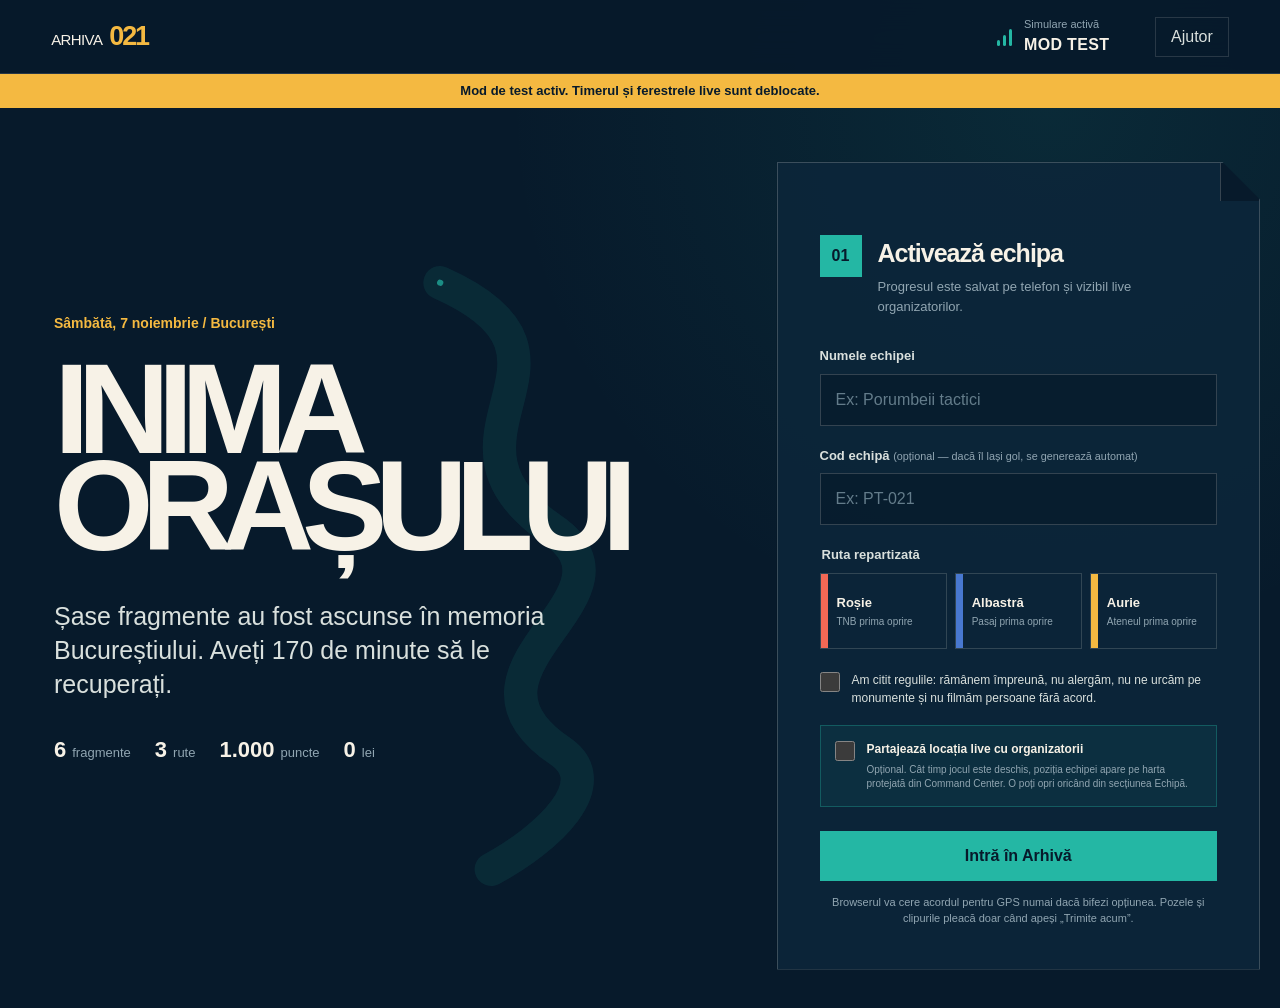
<file: arhiva021/test/index.html>
<!doctype html>
<html lang="ro">
<head>
  <meta charset="utf-8">
  <meta http-equiv="Content-Security-Policy"
    content="default-src 'none'; base-uri 'none'; object-src 'none'; script-src 'self'; style-src 'self' 'unsafe-inline'; font-src 'self'; img-src 'self'; connect-src 'none'; form-action 'none'">
  <meta name="referrer" content="strict-origin-when-cross-origin">
  <meta name="viewport" content="width=device-width, initial-scale=1">
  <meta name="robots" content="noindex, nofollow">
  <meta http-equiv="refresh" content="0; url=../?test=1">
  <title>ARHIVA 021 / Mod test</title>
  <style>
    :root {
      color-scheme: dark;
      font-family: Arial, sans-serif;
      background: #071a2b;
      color: #f7f2e7;
    }

    body {
      display: grid;
      min-height: 100vh;
      margin: 0;
      place-items: center;
      text-align: center;
    }

    main {
      width: min(420px, calc(100% - 40px));
    }

    strong {
      color: #f4c65a;
      font-size: clamp(40px, 14vw, 72px);
    }

    a {
      display: inline-block;
      margin-top: 18px;
      padding: 13px 20px;
      border-radius: 999px;
      background: #55beb2;
      color: #071a2b;
      font-weight: 800;
      text-decoration: none;
    }
  </style>
</head>
<body>
  <main>
    <strong>ARHIVA 021</strong>
    <p>Se deschide modul de test...</p>
    <a href="../?test=1">Pornește testul</a>
  </main>
</body>
</html>
</file>
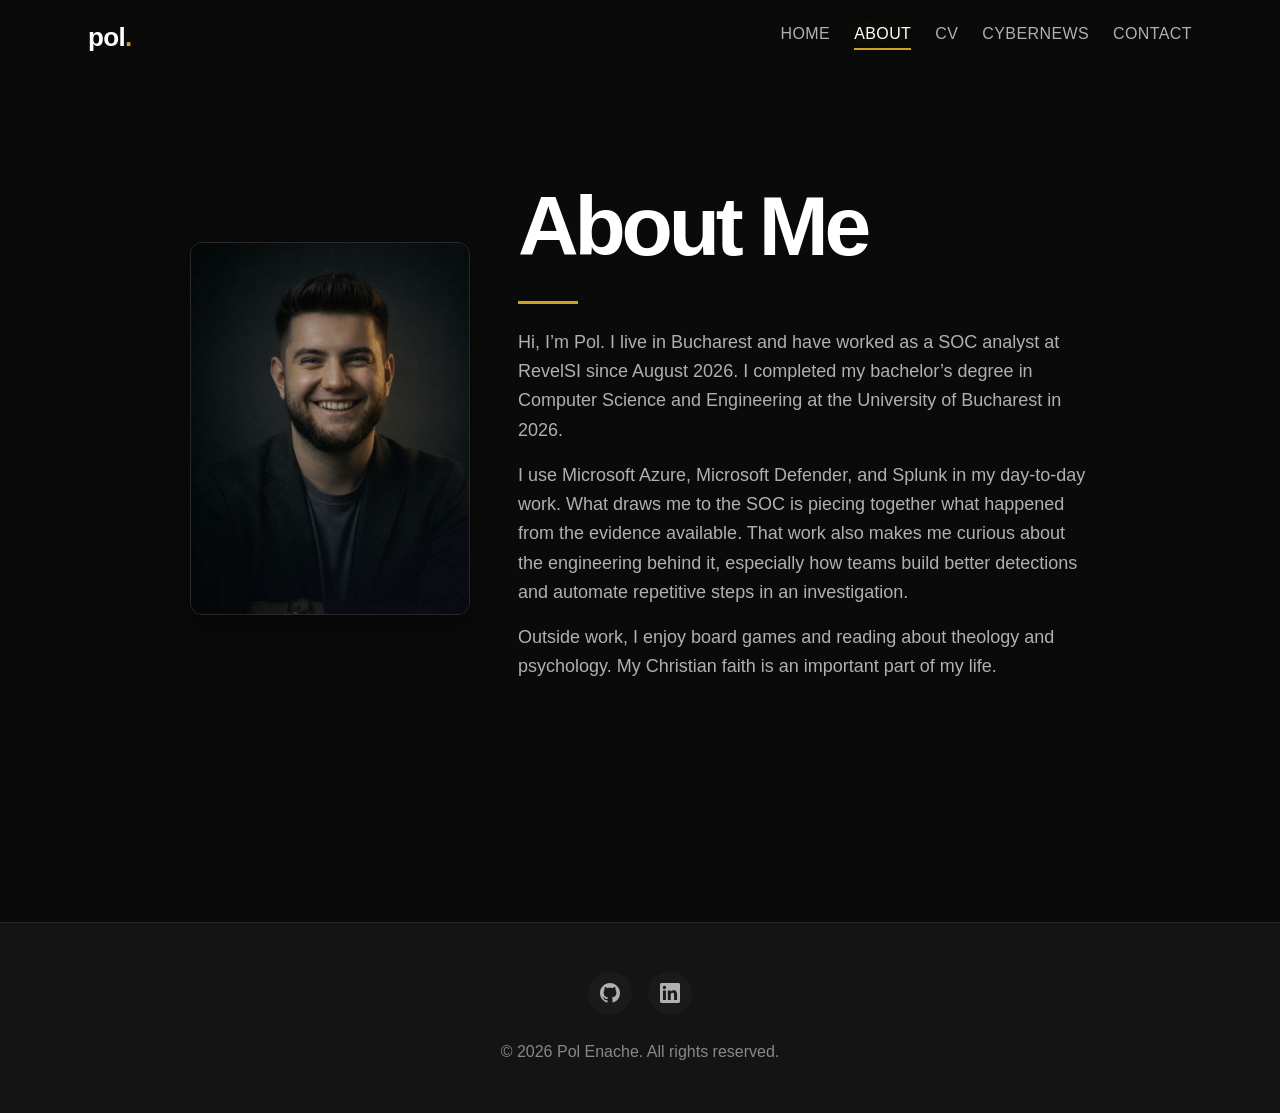
<file: about.html>
<!DOCTYPE html>
<html lang="en">

<head>
    <meta charset="UTF-8">
    <meta http-equiv="Content-Security-Policy"
      content="default-src 'none'; base-uri 'none'; object-src 'none'; script-src 'self'; style-src 'self' 'unsafe-inline' https://fonts.googleapis.com; font-src 'self' https://fonts.gstatic.com; img-src 'self'; connect-src 'none'; form-action 'none'">
    <meta name="referrer" content="strict-origin-when-cross-origin">
    <meta name="viewport" content="width=device-width, initial-scale=1.0">
    <meta name="description"
        content="Pol Enache is a SOC analyst at RevelSI in Bucharest with an interest in security engineering.">
    <title>Pol Enache | About</title>

    <!-- Google Fonts -->
    <link rel="preconnect" href="https://fonts.googleapis.com">
    <link rel="preconnect" href="https://fonts.gstatic.com" crossorigin>
    <link href="https://fonts.googleapis.com/css2?family=Inter:wght@400;500;600;700&display=swap" rel="stylesheet">

    <!-- Styles -->
    <link rel="stylesheet" href="css/variables.css?v=20260207">
    <link rel="stylesheet" href="css/base.css?v=20260207">
    <link rel="stylesheet" href="css/layout.css?v=20260207">
    <link rel="stylesheet" href="css/components.css?v=20260207">
    <link rel="stylesheet" href="css/animations.css?v=20260207">
    <link rel="stylesheet" href="css/pages.css?v=20260207">
</head>

<body>
    <div class="page-wrapper page-transition">
        <!-- Header -->
        <header class="header">
            <div class="container">
                <div class="header__inner">
                    <a href="index.html" class="logo">pol<span>.</span></a>

                    <nav class="nav">
                        <button class="nav__toggle" aria-label="Toggle navigation">
                            <span></span>
                            <span></span>
                            <span></span>
                        </button>

                        <ul class="nav__list">
                            <li><a href="index.html" class="nav__link">Home</a></li>
                            <li><a href="about.html" class="nav__link active">About</a></li>
                            <li><a href="cv.html" class="nav__link">CV</a></li>
                            <li><a href="cybernews/" class="nav__link">Cybernews</a></li>
                            <li><a href="contact.html" class="nav__link">Contact</a></li>
                        </ul>
                    </nav>
                </div>
            </div>
        </header>

        <!-- Main Content -->
        <main class="main-content">
            <section class="section">
                <div class="container">
                    <!-- Intro -->
                    <div class="about__intro reveal">
                        <div class="about__image">
                            <img src="images/paul-hero.png" alt="Pol Enache">
                        </div>
                        <div class="about__bio">
                            <h1>About Me</h1>
                            <hr class="divider">
                            <p>
                                Hi, I’m Pol. I live in Bucharest and have worked as a SOC analyst at RevelSI since
                                August 2026. I completed my bachelor’s degree in Computer Science and Engineering
                                at the University of Bucharest in 2026.
                            </p>
                            <p>
                                I use Microsoft Azure, Microsoft Defender, and Splunk in my day-to-day work. What
                                draws me to the SOC is piecing together what happened from the evidence available.
                                That work also makes me curious about the engineering behind it, especially how
                                teams build better detections and automate repetitive steps in an investigation.
                            </p>
                            <p>
                                Outside work, I enjoy board games and reading about theology and psychology.
                                My Christian faith is an important part of my life.
                            </p>
                        </div>
                    </div>
                </div>
            </section>
        </main>

        <!-- Footer -->
        <footer class="footer">
            <div class="container">
                <div class="footer__inner">
                    <div class="footer__social">
                        <a href="https://github.com/3nachePaul" class="footer__social-link" aria-label="GitHub">
                            <svg xmlns="http://www.w3.org/2000/svg" viewBox="0 0 24 24" fill="currentColor">
                                <path
                                    d="M12 0C5.37 0 0 5.37 0 12c0 5.31 3.435 9.795 8.205 11.385.6.105.825-.255.825-.57 0-.285-.015-1.23-.015-2.235-3.015.555-3.795-.735-4.035-1.41-.135-.345-.72-1.41-1.23-1.695-.42-.225-1.02-.78-.015-.795.945-.015 1.62.87 1.845 1.23 1.08 1.815 2.805 1.305 3.495.99.105-.78.42-1.305.765-1.605-2.67-.3-5.46-1.335-5.46-5.925 0-1.305.465-2.385 1.23-3.225-.12-.3-.54-1.53.12-3.18 0 0 1.005-.315 3.3 1.23.96-.27 1.98-.405 3-.405s2.04.135 3 .405c2.295-1.56 3.3-1.23 3.3-1.23.66 1.65.24 2.88.12 3.18.765.84 1.23 1.905 1.23 3.225 0 4.605-2.805 5.625-5.475 5.925.435.375.81 1.095.81 2.22 0 1.605-.015 2.895-.015 3.3 0 .315.225.69.825.57A12.02 12.02 0 0024 12c0-6.63-5.37-12-12-12z" />
                            </svg>
                        </a>
                        <a href="https://www.linkedin.com/in/paul-enache-/" class="footer__social-link"
                            aria-label="LinkedIn">
                            <svg xmlns="http://www.w3.org/2000/svg" viewBox="0 0 24 24" fill="currentColor">
                                <path
                                    d="M20.447 20.452h-3.554v-5.569c0-1.328-.027-3.037-1.852-3.037-1.853 0-2.136 1.445-2.136 2.939v5.667H9.351V9h3.414v1.561h.046c.477-.9 1.637-1.85 3.37-1.85 3.601 0 4.267 2.37 4.267 5.455v6.286zM5.337 7.433a2.062 2.062 0 01-2.063-2.065 2.064 2.064 0 112.063 2.065zm1.782 13.019H3.555V9h3.564v11.452zM22.225 0H1.771C.792 0 0 .774 0 1.729v20.542C0 23.227.792 24 1.771 24h20.451C23.2 24 24 23.227 24 22.271V1.729C24 .774 23.2 0 22.222 0h.003z" />
                            </svg>
                        </a>
                    </div>
                    <p class="footer__copyright">© 2026 Pol Enache. All rights reserved.</p>
                </div>
            </div>
        </footer>
    </div>

    <!-- Scripts -->
    <script src="js/main.js?v=20260207" defer></script>
    <script src="js/animations.js?v=20260207" defer></script>
    <script src="js/navigation.js?v=20260207" defer></script>

</body>

</html>
</file>
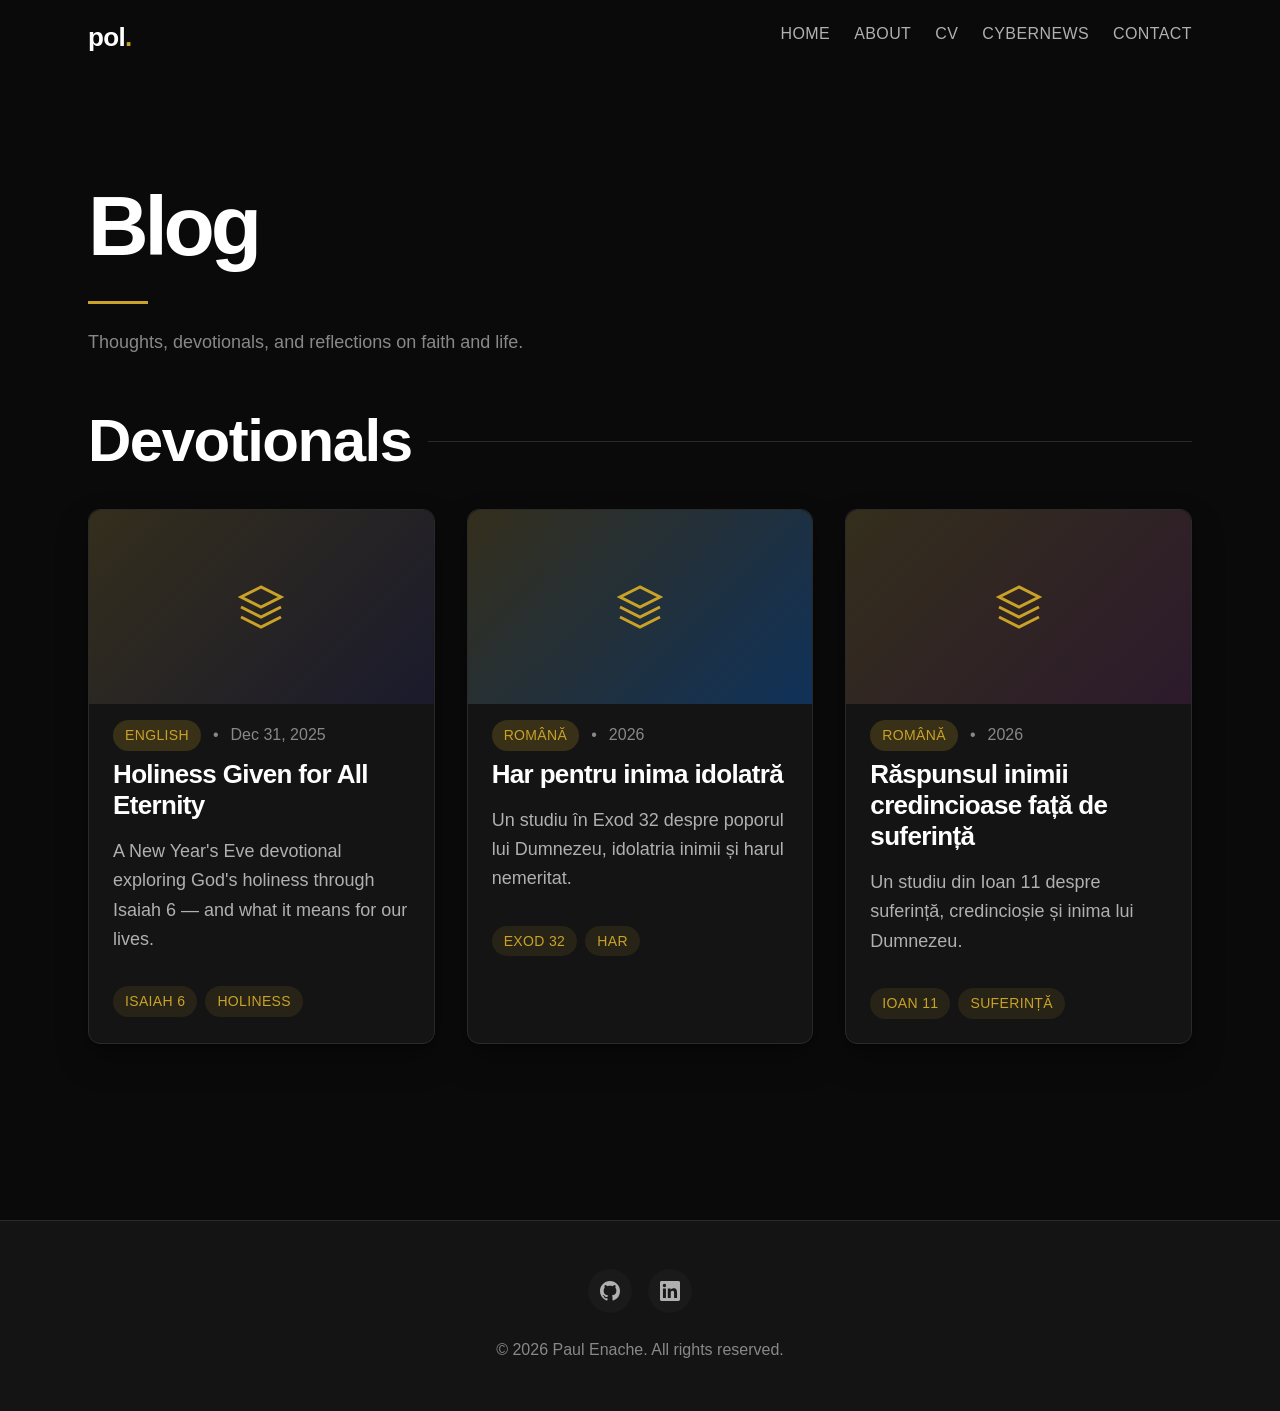
<file: blog.html>
<!DOCTYPE html>
<html lang="en">

<head>
    <meta charset="UTF-8">
    <meta http-equiv="Content-Security-Policy"
      content="default-src 'none'; base-uri 'none'; object-src 'none'; script-src 'self'; style-src 'self' 'unsafe-inline' https://fonts.googleapis.com; font-src 'self' https://fonts.gstatic.com; img-src 'self'; connect-src 'none'; form-action 'none'">
    <meta name="referrer" content="strict-origin-when-cross-origin">
    <meta name="viewport" content="width=device-width, initial-scale=1.0">
    <meta name="description" content="Pol's Blog - Devotionals and thoughts on faith, development, and life">
    <title>Pol | Blog</title>
    <link rel="preconnect" href="https://fonts.googleapis.com">
    <link rel="preconnect" href="https://fonts.gstatic.com" crossorigin>
    <link href="https://fonts.googleapis.com/css2?family=Inter:wght@400;500;600;700&display=swap" rel="stylesheet">
    <link rel="stylesheet" href="css/variables.css?v=20260207">
    <link rel="stylesheet" href="css/base.css?v=20260207">
    <link rel="stylesheet" href="css/layout.css?v=20260207">
    <link rel="stylesheet" href="css/components.css?v=20260207">
    <link rel="stylesheet" href="css/animations.css?v=20260207">
    <link rel="stylesheet" href="css/pages.css?v=20260207">
</head>

<body>
    <div class="page-wrapper page-transition">
        <header class="header">
            <div class="container">
                <div class="header__inner">
                    <a href="index.html" class="logo">pol<span>.</span></a>
                    <nav class="nav">
                        <button class="nav__toggle"
                            aria-label="Toggle navigation"><span></span><span></span><span></span></button>
                        <ul class="nav__list">
                            <li><a href="index.html" class="nav__link">Home</a></li>
                            <li><a href="about.html" class="nav__link">About</a></li>
                            <li><a href="cv.html" class="nav__link">CV</a></li>
                            <li><a href="cybernews/" class="nav__link">Cybernews</a></li>
                            <li><a href="contact.html" class="nav__link">Contact</a></li>
                        </ul>
                    </nav>
                </div>
            </div>
        </header>

        <main class="main-content">
            <section class="section">
                <div class="container">
                    <div class="blog__header reveal reveal--cinematic">
                        <h1>Blog</h1>
                        <hr class="divider">
                        <p class="text-muted">Thoughts, devotionals, and reflections on faith and life.</p>
                    </div>

                    <!-- Devotionals Section -->
                    <div class="cv__section reveal" style="margin-top: var(--space-12);">
                        <h2 class="cv__section-title">Devotionals</h2>

                        <div class="blog__grid" style="grid-template-columns: repeat(auto-fill, minmax(320px, 1fr));">
                            <!-- Devotional 1: English -->
                            <a href="devotional-holiness.html"
                                class="card blog-card card--clickable card--accent-border reveal"
                                style="text-decoration: none;">
                                <div class="blog-card__image">
                                    <div
                                        style="width:100%;height:100%;background:linear-gradient(135deg, rgba(201, 162, 39, 0.15), rgba(26, 26, 46, 0.9)); display: flex; align-items: center; justify-content: center;">
                                        <svg width="48" height="48" viewBox="0 0 24 24" fill="none"
                                            stroke="var(--color-accent)" stroke-width="1.5">
                                            <path d="M12 2L2 7l10 5 10-5-10-5z" />
                                            <path d="M2 17l10 5 10-5" />
                                            <path d="M2 12l10 5 10-5" />
                                        </svg>
                                    </div>
                                </div>
                                <div class="card__header">
                                    <div class="card__meta">
                                        <span class="tag"
                                            style="background: rgba(201, 162, 39, 0.2); color: var(--color-accent);">English</span>
                                        <span>•</span>
                                        <span>Dec 31, 2025</span>
                                    </div>
                                    <h3 class="card__title">Holiness Given for All Eternity</h3>
                                </div>
                                <p class="card__content">A New Year's Eve devotional exploring God's holiness through
                                    Isaiah 6 — and what it means for our lives.</p>
                                <div class="blog-card__tags">
                                    <span class="tag">Isaiah 6</span>
                                    <span class="tag">Holiness</span>
                                </div>
                            </a>

                            <!-- Devotional 2: Romanian -->
                            <a href="devotional-grace-idolatry.html"
                                class="card blog-card card--clickable card--accent-border reveal reveal-delay-1"
                                style="text-decoration: none;">
                                <div class="blog-card__image">
                                    <div
                                        style="width:100%;height:100%;background:linear-gradient(135deg, rgba(201, 162, 39, 0.15), rgba(15, 52, 96, 0.9)); display: flex; align-items: center; justify-content: center;">
                                        <svg width="48" height="48" viewBox="0 0 24 24" fill="none"
                                            stroke="var(--color-accent)" stroke-width="1.5">
                                            <path d="M12 2L2 7l10 5 10-5-10-5z" />
                                            <path d="M2 17l10 5 10-5" />
                                            <path d="M2 12l10 5 10-5" />
                                        </svg>
                                    </div>
                                </div>
                                <div class="card__header">
                                    <div class="card__meta">
                                        <span class="tag"
                                            style="background: rgba(201, 162, 39, 0.2); color: var(--color-accent);">Română</span>
                                        <span>•</span>
                                        <span>2026</span>
                                    </div>
                                    <h3 class="card__title">Har pentru inima idolatră</h3>
                                </div>
                                <p class="card__content">Un studiu în Exod 32 despre poporul lui Dumnezeu, idolatria
                                    inimii și harul nemeritat.</p>
                                <div class="blog-card__tags">
                                    <span class="tag">Exod 32</span>
                                    <span class="tag">Har</span>
                                </div>
                            </a>

                            <!-- Devotional 3: Romanian -->
                            <a href="devotional-suffering.html"
                                class="card blog-card card--clickable card--accent-border reveal reveal-delay-2"
                                style="text-decoration: none;">
                                <div class="blog-card__image">
                                    <div
                                        style="width:100%;height:100%;background:linear-gradient(135deg, rgba(201, 162, 39, 0.15), rgba(46, 26, 46, 0.9)); display: flex; align-items: center; justify-content: center;">
                                        <svg width="48" height="48" viewBox="0 0 24 24" fill="none"
                                            stroke="var(--color-accent)" stroke-width="1.5">
                                            <path d="M12 2L2 7l10 5 10-5-10-5z" />
                                            <path d="M2 17l10 5 10-5" />
                                            <path d="M2 12l10 5 10-5" />
                                        </svg>
                                    </div>
                                </div>
                                <div class="card__header">
                                    <div class="card__meta">
                                        <span class="tag"
                                            style="background: rgba(201, 162, 39, 0.2); color: var(--color-accent);">Română</span>
                                        <span>•</span>
                                        <span>2026</span>
                                    </div>
                                    <h3 class="card__title">Răspunsul inimii credincioase față de suferință</h3>
                                </div>
                                <p class="card__content">Un studiu din Ioan 11 despre suferință, credincioșie și inima
                                    lui Dumnezeu.</p>
                                <div class="blog-card__tags">
                                    <span class="tag">Ioan 11</span>
                                    <span class="tag">Suferință</span>
                                </div>
                            </a>
                        </div>
                    </div>
                </div>
            </section>
        </main>

        <footer class="footer">
            <div class="container">
                <div class="footer__inner">
                    <div class="footer__social">
                        <a href="https://github.com/3nachePaul" class="footer__social-link" aria-label="GitHub"><svg
                                xmlns="http://www.w3.org/2000/svg" viewBox="0 0 24 24" fill="currentColor">
                                <path
                                    d="M12 0C5.37 0 0 5.37 0 12c0 5.31 3.435 9.795 8.205 11.385.6.105.825-.255.825-.57 0-.285-.015-1.23-.015-2.235-3.015.555-3.795-.735-4.035-1.41-.135-.345-.72-1.41-1.23-1.695-.42-.225-1.02-.78-.015-.795.945-.015 1.62.87 1.845 1.23 1.08 1.815 2.805 1.305 3.495.99.105-.78.42-1.305.765-1.605-2.67-.3-5.46-1.335-5.46-5.925 0-1.305.465-2.385 1.23-3.225-.12-.3-.54-1.53.12-3.18 0 0 1.005-.315 3.3 1.23.96-.27 1.98-.405 3-.405s2.04.135 3 .405c2.295-1.56 3.3-1.23 3.3-1.23.66 1.65.24 2.88.12 3.18.765.84 1.23 1.905 1.23 3.225 0 4.605-2.805 5.625-5.475 5.925.435.375.81 1.095.81 2.22 0 1.605-.015 2.895-.015 3.3 0 .315.225.69.825.57A12.02 12.02 0 0024 12c0-6.63-5.37-12-12-12z" />
                            </svg></a>
                        <a href="https://www.linkedin.com/in/paul-enache-/" class="footer__social-link"
                            aria-label="LinkedIn"><svg xmlns="http://www.w3.org/2000/svg" viewBox="0 0 24 24"
                                fill="currentColor">
                                <path
                                    d="M20.447 20.452h-3.554v-5.569c0-1.328-.027-3.037-1.852-3.037-1.853 0-2.136 1.445-2.136 2.939v5.667H9.351V9h3.414v1.561h.046c.477-.9 1.637-1.85 3.37-1.85 3.601 0 4.267 2.37 4.267 5.455v6.286zM5.337 7.433a2.062 2.062 0 01-2.063-2.065 2.064 2.064 0 112.063 2.065zm1.782 13.019H3.555V9h3.564v11.452zM22.225 0H1.771C.792 0 0 .774 0 1.729v20.542C0 23.227.792 24 1.771 24h20.451C23.2 24 24 23.227 24 22.271V1.729C24 .774 23.2 0 22.222 0h.003z" />
                            </svg></a>
                    </div>
                    <p class="footer__copyright">© 2026 Paul Enache. All rights reserved.</p>
                </div>
            </div>
        </footer>
    </div>
    <script src="js/main.js?v=20260207" defer></script>
    <script src="js/animations.js?v=20260207" defer></script>
    <script src="js/navigation.js?v=20260207" defer></script>
</body>

</html>
</file>
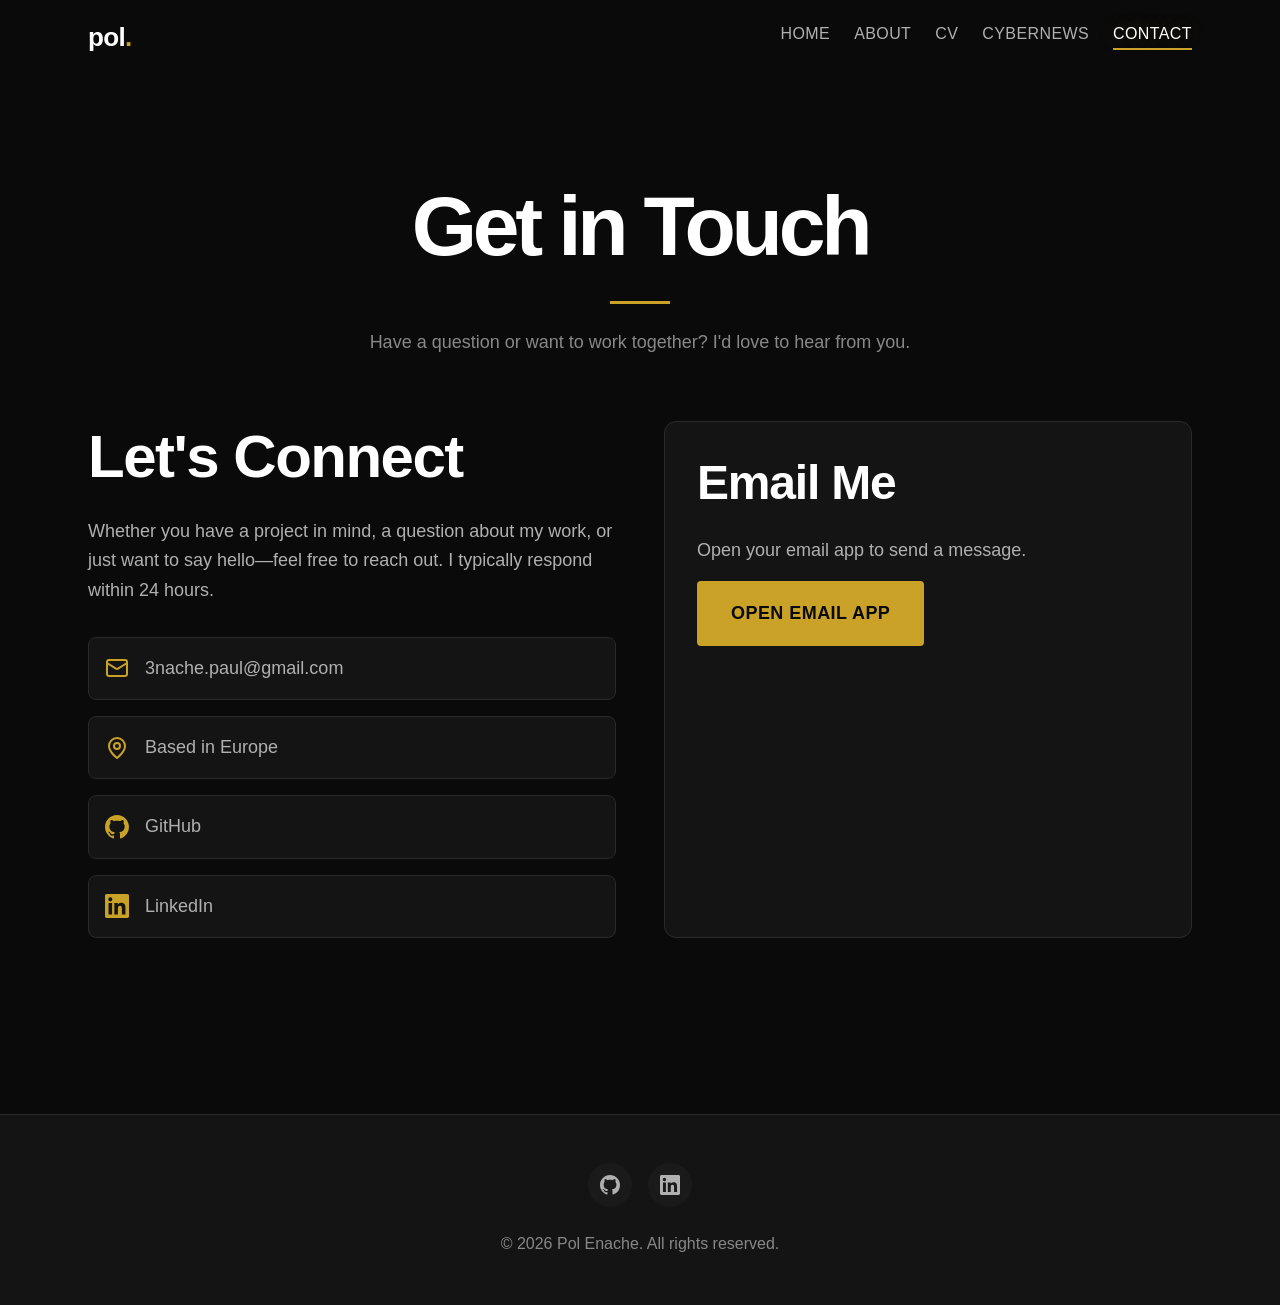
<file: contact.html>
<!DOCTYPE html>
<html lang="en">

<head>
    <meta charset="UTF-8">
    <meta http-equiv="Content-Security-Policy"
      content="default-src 'none'; base-uri 'none'; object-src 'none'; script-src 'self'; style-src 'self' 'unsafe-inline' https://fonts.googleapis.com; font-src 'self' https://fonts.gstatic.com; img-src 'self'; connect-src 'none'; form-action 'none'">
    <meta name="referrer" content="strict-origin-when-cross-origin">
    <meta name="viewport" content="width=device-width, initial-scale=1.0">
    <meta name="description" content="Get in touch with Pol">
    <title>Pol | Contact</title>
    <link rel="preconnect" href="https://fonts.googleapis.com">
    <link rel="preconnect" href="https://fonts.gstatic.com" crossorigin>
    <link href="https://fonts.googleapis.com/css2?family=Inter:wght@400;500;600;700&display=swap" rel="stylesheet">
    <link rel="stylesheet" href="css/variables.css?v=20260207">
    <link rel="stylesheet" href="css/base.css?v=20260207">
    <link rel="stylesheet" href="css/layout.css?v=20260207">
    <link rel="stylesheet" href="css/components.css?v=20260207">
    <link rel="stylesheet" href="css/animations.css?v=20260207">
    <link rel="stylesheet" href="css/pages.css?v=20260207">
</head>

<body>
    <div class="page-wrapper page-transition">
        <header class="header">
            <div class="container">
                <div class="header__inner">
                    <a href="index.html" class="logo">pol<span>.</span></a>
                    <nav class="nav">
                        <button class="nav__toggle"
                            aria-label="Toggle navigation"><span></span><span></span><span></span></button>
                        <ul class="nav__list">
                            <li><a href="index.html" class="nav__link">Home</a></li>
                            <li><a href="about.html" class="nav__link">About</a></li>
                            <li><a href="cv.html" class="nav__link">CV</a></li>
                            <li><a href="cybernews/" class="nav__link">Cybernews</a></li>
                            <li><a href="contact.html" class="nav__link active">Contact</a></li>
                        </ul>
                    </nav>
                </div>
            </div>
        </header>

        <main class="main-content">
            <section class="section">
                <div class="container">
                    <div class="section__header reveal" style="text-align: center; margin-bottom: var(--space-16);">
                        <h1>Get in Touch</h1>
                        <hr class="divider" style="margin-left: auto; margin-right: auto;">
                        <p class="text-muted">Have a question or want to work together? I'd love to hear from you.</p>
                    </div>

                    <div class="contact__grid">
                        <div class="contact__info reveal">
                            <h2>Let's Connect</h2>
                            <p>Whether you have a project in mind, a question about my work, or just want to say
                                hello—feel free to reach out. I typically respond within 24 hours.</p>

                            <div class="contact__links">
                                <a href="mailto:3nache.paul@gmail.com" class="contact__link">
                                    <svg xmlns="http://www.w3.org/2000/svg" viewBox="0 0 24 24" fill="none"
                                        stroke="currentColor" stroke-width="2" stroke-linecap="round"
                                        stroke-linejoin="round">
                                        <rect x="2" y="4" width="20" height="16" rx="2" />
                                        <path d="m22 7-8.97 5.7a1.94 1.94 0 0 1-2.06 0L2 7" />
                                    </svg>
                                    <span>3nache.paul@gmail.com</span>
                                </a>
                                <a href="#" class="contact__link">
                                    <svg xmlns="http://www.w3.org/2000/svg" viewBox="0 0 24 24" fill="none"
                                        stroke="currentColor" stroke-width="2" stroke-linecap="round"
                                        stroke-linejoin="round">
                                        <path d="M20 10c0 6-8 12-8 12s-8-6-8-12a8 8 0 0 1 16 0Z" />
                                        <circle cx="12" cy="10" r="3" />
                                    </svg>
                                    <span>Based in Europe</span>
                                </a>
                                <a href="https://github.com/3nachePaul" target="_blank" rel="noopener noreferrer"
                                    class="contact__link">
                                    <svg xmlns="http://www.w3.org/2000/svg" viewBox="0 0 24 24" fill="currentColor">
                                        <path
                                            d="M12 0C5.37 0 0 5.37 0 12c0 5.31 3.435 9.795 8.205 11.385.6.105.825-.255.825-.57 0-.285-.015-1.23-.015-2.235-3.015.555-3.795-.735-4.035-1.41-.135-.345-.72-1.41-1.23-1.695-.42-.225-1.02-.78-.015-.795.945-.015 1.62.87 1.845 1.23 1.08 1.815 2.805 1.305 3.495.99.105-.78.42-1.305.765-1.605-2.67-.3-5.46-1.335-5.46-5.925 0-1.305.465-2.385 1.23-3.225-.12-.3-.54-1.53.12-3.18 0 0 1.005-.315 3.3 1.23.96-.27 1.98-.405 3-.405s2.04.135 3 .405c2.295-1.56 3.3-1.23 3.3-1.23.66 1.65.24 2.88.12 3.18.765.84 1.23 1.905 1.23 3.225 0 4.605-2.805 5.625-5.475 5.925.435.375.81 1.095.81 2.22 0 1.605-.015 2.895-.015 3.3 0 .315.225.69.825.57A12.02 12.02 0 0024 12c0-6.63-5.37-12-12-12z" />
                                    </svg>
                                    <span>GitHub</span>
                                </a>
                                <a href="https://www.linkedin.com/in/paul-enache-/" target="_blank" rel="noopener noreferrer"
                                    class="contact__link">
                                    <svg xmlns="http://www.w3.org/2000/svg" viewBox="0 0 24 24" fill="currentColor">
                                        <path
                                            d="M20.447 20.452h-3.554v-5.569c0-1.328-.027-3.037-1.852-3.037-1.853 0-2.136 1.445-2.136 2.939v5.667H9.351V9h3.414v1.561h.046c.477-.9 1.637-1.85 3.37-1.85 3.601 0 4.267 2.37 4.267 5.455v6.286zM5.337 7.433a2.062 2.062 0 01-2.063-2.065 2.064 2.064 0 112.063 2.065zm1.782 13.019H3.555V9h3.564v11.452zM22.225 0H1.771C.792 0 0 .774 0 1.729v20.542C0 23.227.792 24 1.771 24h20.451C23.2 24 24 23.227 24 22.271V1.729C24 .774 23.2 0 22.222 0h.003z" />
                                    </svg>
                                    <span>LinkedIn</span>
                                </a>
                            </div>
                        </div>

                        <div class="contact__form reveal reveal-delay-1">
                            <h3>Email Me</h3>
                            <p>Open your email app to send a message.</p>
                            <a href="mailto:3nache.paul@gmail.com" class="btn btn--primary btn--large btn-shine">
                                Open Email App
                            </a>
                        </div>
                    </div>
                </div>
            </section>
        </main>

        <footer class="footer">
            <div class="container">
                <div class="footer__inner">
                    <div class="footer__social">
                        <a href="https://github.com/3nachePaul" class="footer__social-link" aria-label="GitHub"><svg
                                xmlns="http://www.w3.org/2000/svg" viewBox="0 0 24 24" fill="currentColor">
                                <path
                                    d="M12 0C5.37 0 0 5.37 0 12c0 5.31 3.435 9.795 8.205 11.385.6.105.825-.255.825-.57 0-.285-.015-1.23-.015-2.235-3.015.555-3.795-.735-4.035-1.41-.135-.345-.72-1.41-1.23-1.695-.42-.225-1.02-.78-.015-.795.945-.015 1.62.87 1.845 1.23 1.08 1.815 2.805 1.305 3.495.99.105-.78.42-1.305.765-1.605-2.67-.3-5.46-1.335-5.46-5.925 0-1.305.465-2.385 1.23-3.225-.12-.3-.54-1.53.12-3.18 0 0 1.005-.315 3.3 1.23.96-.27 1.98-.405 3-.405s2.04.135 3 .405c2.295-1.56 3.3-1.23 3.3-1.23.66 1.65.24 2.88.12 3.18.765.84 1.23 1.905 1.23 3.225 0 4.605-2.805 5.625-5.475 5.925.435.375.81 1.095.81 2.22 0 1.605-.015 2.895-.015 3.3 0 .315.225.69.825.57A12.02 12.02 0 0024 12c0-6.63-5.37-12-12-12z" />
                            </svg></a>
                        <a href="https://www.linkedin.com/in/paul-enache-/" class="footer__social-link"
                            aria-label="LinkedIn"><svg xmlns="http://www.w3.org/2000/svg" viewBox="0 0 24 24"
                                fill="currentColor">
                                <path
                                    d="M20.447 20.452h-3.554v-5.569c0-1.328-.027-3.037-1.852-3.037-1.853 0-2.136 1.445-2.136 2.939v5.667H9.351V9h3.414v1.561h.046c.477-.9 1.637-1.85 3.37-1.85 3.601 0 4.267 2.37 4.267 5.455v6.286zM5.337 7.433a2.062 2.062 0 01-2.063-2.065 2.064 2.064 0 112.063 2.065zm1.782 13.019H3.555V9h3.564v11.452zM22.225 0H1.771C.792 0 0 .774 0 1.729v20.542C0 23.227.792 24 1.771 24h20.451C23.2 24 24 23.227 24 22.271V1.729C24 .774 23.2 0 22.222 0h.003z" />
                            </svg></a>
                    </div>
                    <p class="footer__copyright">© 2026 Pol Enache. All rights reserved.</p>
                </div>
            </div>
        </footer>
    </div>
    <script src="js/main.js?v=20260207" defer></script>
    <script src="js/animations.js?v=20260207" defer></script>
    <script src="js/navigation.js?v=20260207" defer></script>
</body>

</html>
</file>
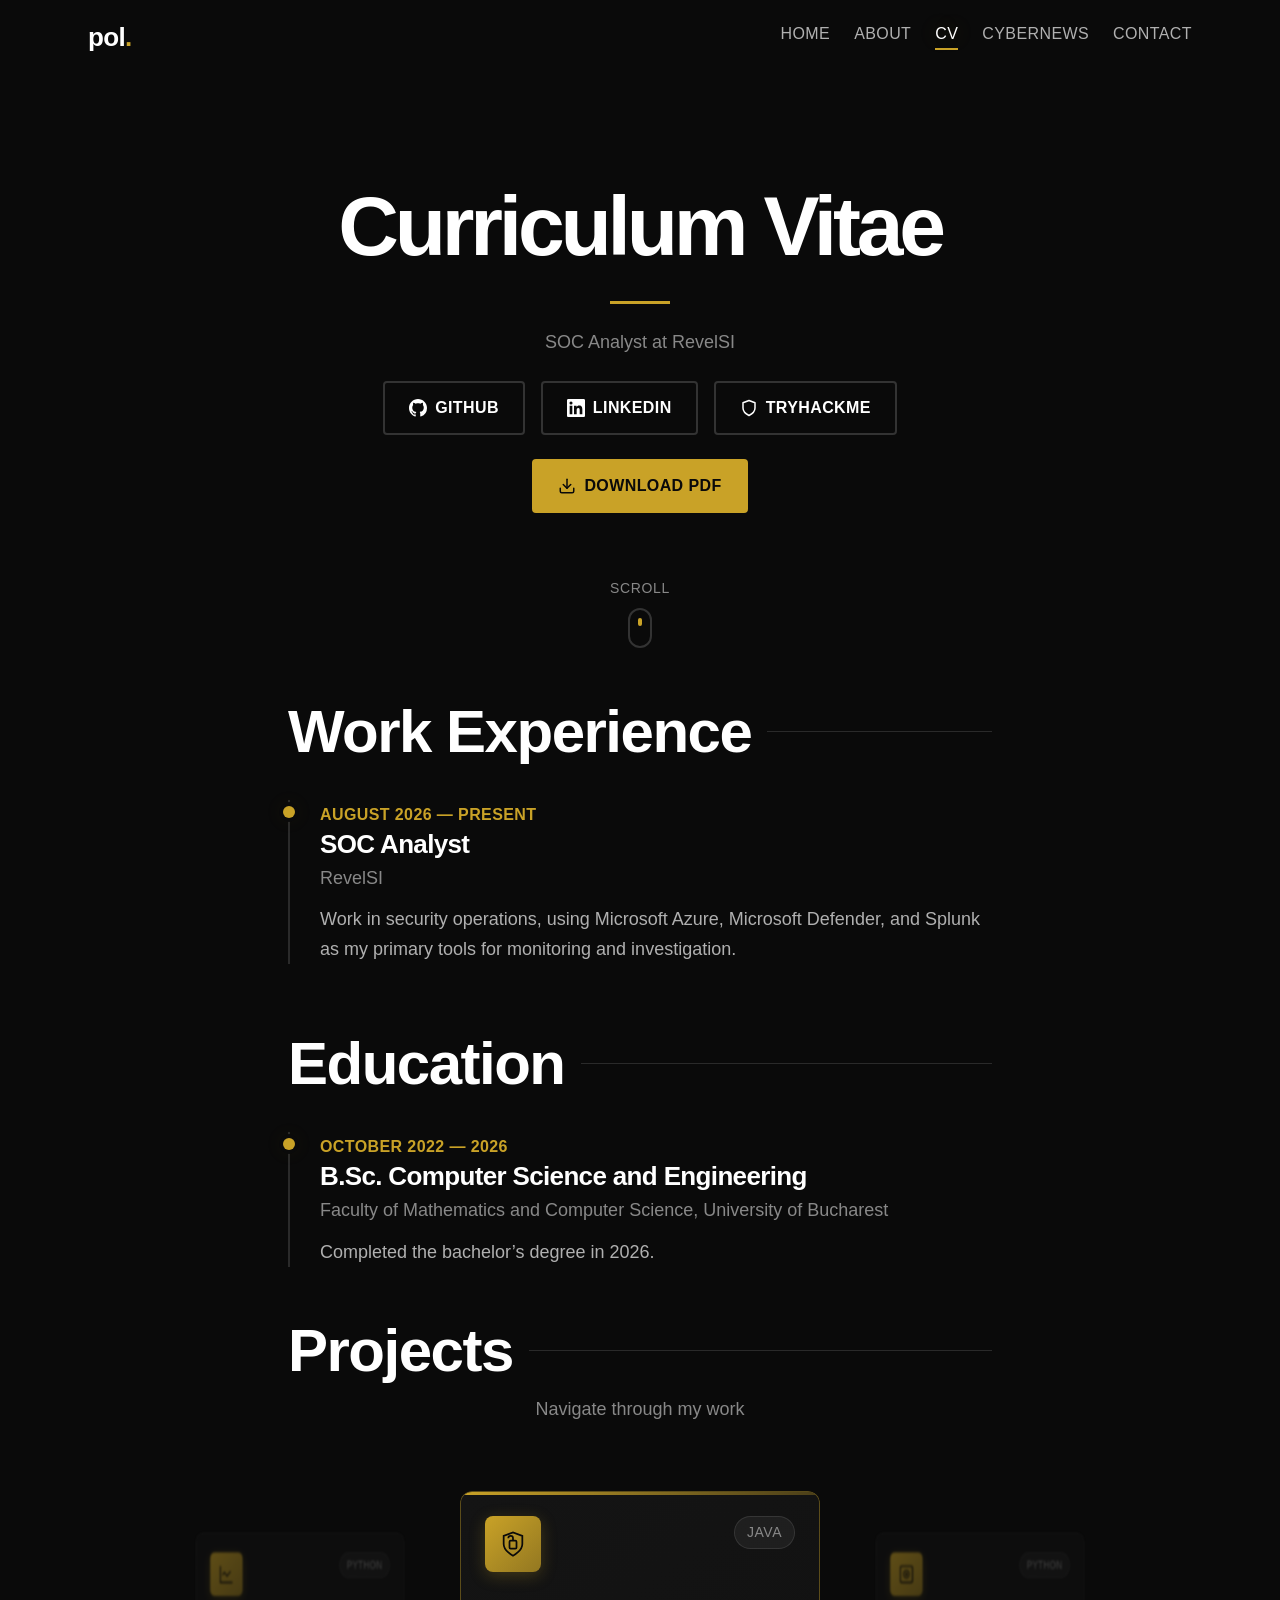
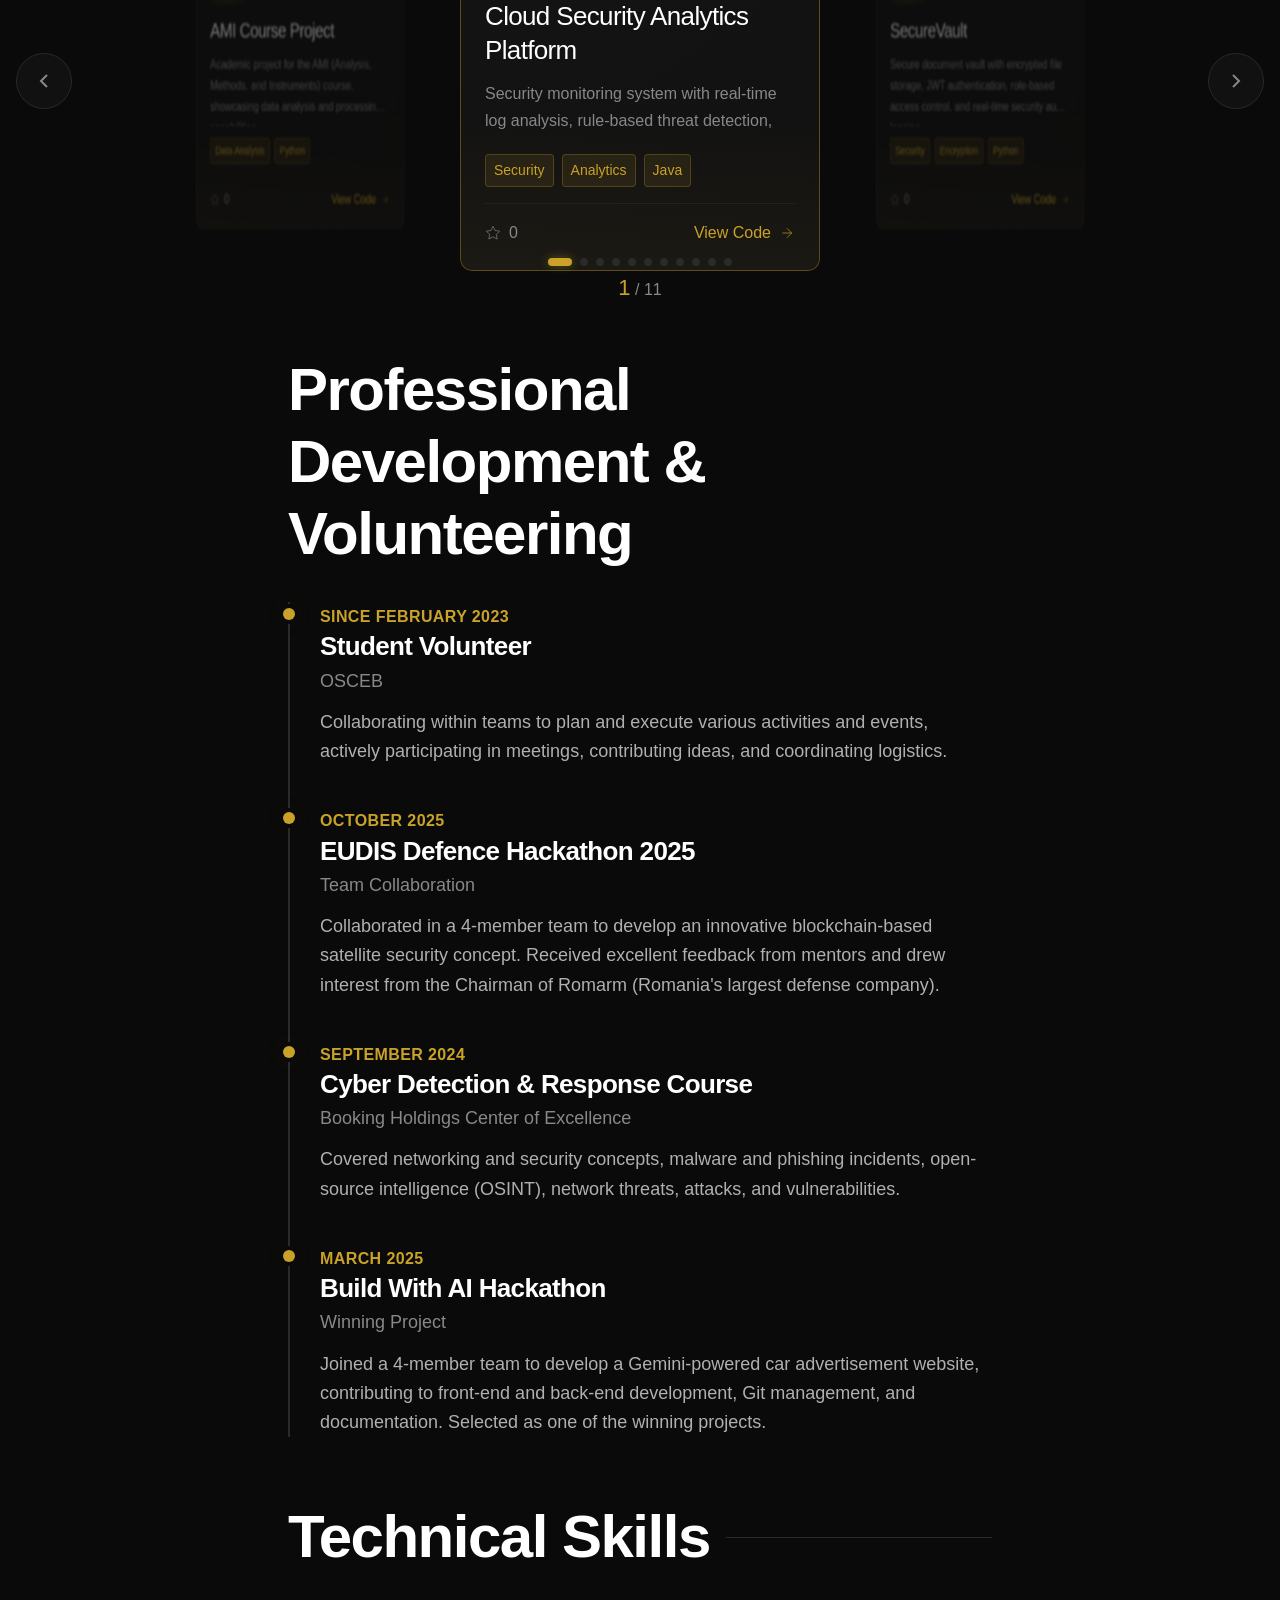
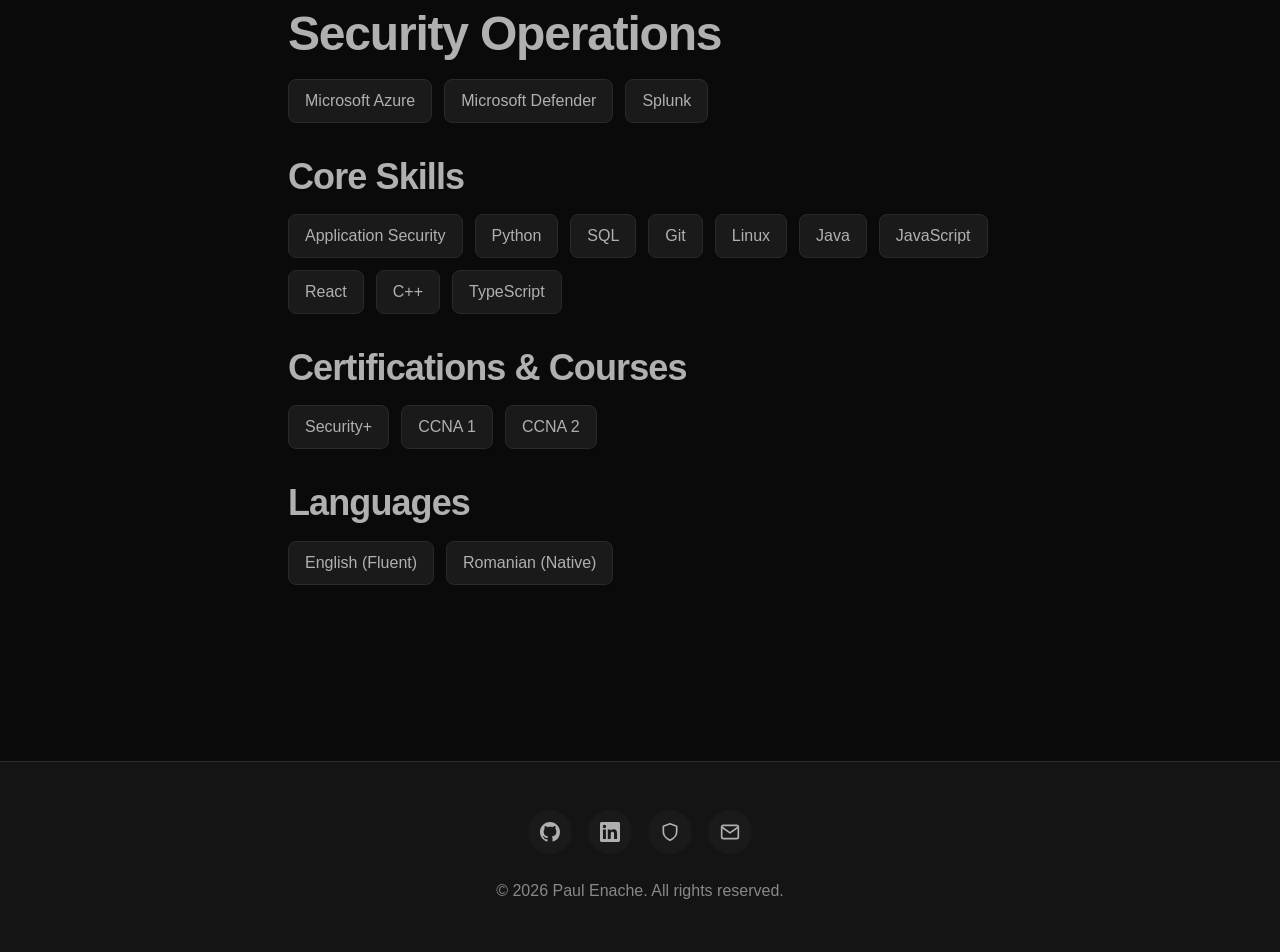
<file: cv.html>
<!DOCTYPE html>
<html lang="en">

<head>
    <meta charset="UTF-8">
    <meta http-equiv="Content-Security-Policy"
      content="default-src 'none'; base-uri 'none'; object-src 'none'; script-src 'self'; style-src 'self' 'unsafe-inline' https://fonts.googleapis.com; font-src 'self' https://fonts.gstatic.com; img-src 'self'; connect-src 'none'; form-action 'none'">
    <meta name="referrer" content="strict-origin-when-cross-origin">
    <meta name="viewport" content="width=device-width, initial-scale=1.0">
    <meta name="description" content="Paul Enache's CV, including his SOC analyst role at RevelSI, education, and projects.">
    <title>Paul Enache | CV</title>

    <!-- Google Fonts -->
    <link rel="preconnect" href="https://fonts.googleapis.com">
    <link rel="preconnect" href="https://fonts.gstatic.com" crossorigin>
    <link href="https://fonts.googleapis.com/css2?family=Inter:wght@400;500;600;700&display=swap" rel="stylesheet">

    <!-- Styles -->
    <link rel="stylesheet" href="css/variables.css?v=20260207">
    <link rel="stylesheet" href="css/base.css?v=20260207">
    <link rel="stylesheet" href="css/layout.css?v=20260207">
    <link rel="stylesheet" href="css/components.css?v=20260207">
    <link rel="stylesheet" href="css/animations.css?v=20260207">
    <link rel="stylesheet" href="css/carousel.css?v=20260207">
    <link rel="stylesheet" href="css/pages.css?v=20260207">
</head>

<body>
    <div class="page-wrapper page-transition">
        <!-- Header -->
        <header class="header">
            <div class="container">
                <div class="header__inner">
                    <a href="index.html" class="logo">pol<span>.</span></a>

                    <nav class="nav">
                        <button class="nav__toggle" aria-label="Toggle navigation">
                            <span></span>
                            <span></span>
                            <span></span>
                        </button>

                        <ul class="nav__list">
                            <li><a href="index.html" class="nav__link">Home</a></li>
                            <li><a href="about.html" class="nav__link">About</a></li>
                            <li><a href="cv.html" class="nav__link active">CV</a></li>
                            <li><a href="cybernews/" class="nav__link">Cybernews</a></li>
                            <li><a href="contact.html" class="nav__link">Contact</a></li>
                        </ul>
                    </nav>
                </div>
            </div>
        </header>

        <!-- Main Content -->
        <main class="main-content">
            <section class="section">
                <div class="container container--narrow">
                    <!-- Header -->
                    <div class="cv__header reveal reveal--cinematic">
                        <h1>Curriculum Vitae</h1>
                        <hr class="divider" style="margin-left: auto; margin-right: auto;">
                        <p class="text-muted">SOC Analyst at RevelSI</p>

                        <!-- Profile Links -->
                        <div class="cv__social-links"
                            style="display: flex; gap: var(--space-4); justify-content: center; flex-wrap: wrap; margin: var(--space-6) 0;">
                            <a href="https://github.com/3nachePaul" target="_blank" rel="noopener noreferrer" class="btn btn--outline"
                                style="display: inline-flex; align-items: center; gap: var(--space-2);">
                                <svg xmlns="http://www.w3.org/2000/svg" width="18" height="18" viewBox="0 0 24 24"
                                    fill="currentColor">
                                    <path
                                        d="M12 0C5.37 0 0 5.37 0 12c0 5.31 3.435 9.795 8.205 11.385.6.105.825-.255.825-.57 0-.285-.015-1.23-.015-2.235-3.015.555-3.795-.735-4.035-1.41-.135-.345-.72-1.41-1.23-1.695-.42-.225-1.02-.78-.015-.795.945-.015 1.62.87 1.845 1.23 1.08 1.815 2.805 1.305 3.495.99.105-.78.42-1.305.765-1.605-2.67-.3-5.46-1.335-5.46-5.925 0-1.305.465-2.385 1.23-3.225-.12-.3-.54-1.53.12-3.18 0 0 1.005-.315 3.3 1.23.96-.27 1.98-.405 3-.405s2.04.135 3 .405c2.295-1.56 3.3-1.23 3.3-1.23.66 1.65.24 2.88.12 3.18.765.84 1.23 1.905 1.23 3.225 0 4.605-2.805 5.625-5.475 5.925.435.375.81 1.095.81 2.22 0 1.605-.015 2.895-.015 3.3 0 .315.225.69.825.57A12.02 12.02 0 0024 12c0-6.63-5.37-12-12-12z" />
                                </svg>
                                GitHub
                            </a>
                            <a href="https://www.linkedin.com/in/paul-enache-/" target="_blank" rel="noopener noreferrer" class="btn btn--outline"
                                style="display: inline-flex; align-items: center; gap: var(--space-2);">
                                <svg xmlns="http://www.w3.org/2000/svg" width="18" height="18" viewBox="0 0 24 24"
                                    fill="currentColor">
                                    <path
                                        d="M20.447 20.452h-3.554v-5.569c0-1.328-.027-3.037-1.852-3.037-1.853 0-2.136 1.445-2.136 2.939v5.667H9.351V9h3.414v1.561h.046c.477-.9 1.637-1.85 3.37-1.85 3.601 0 4.267 2.37 4.267 5.455v6.286zM5.337 7.433a2.062 2.062 0 01-2.063-2.065 2.064 2.064 0 112.063 2.065zm1.782 13.019H3.555V9h3.564v11.452zM22.225 0H1.771C.792 0 0 .774 0 1.729v20.542C0 23.227.792 24 1.771 24h20.451C23.2 24 24 23.227 24 22.271V1.729C24 .774 23.2 0 22.222 0h.003z" />
                                </svg>
                                LinkedIn
                            </a>
                            <a href="https://tryhackme.com/p/Pol36" target="_blank" rel="noopener noreferrer" class="btn btn--outline"
                                style="display: inline-flex; align-items: center; gap: var(--space-2);">
                                <svg xmlns="http://www.w3.org/2000/svg" width="18" height="18" viewBox="0 0 24 24"
                                    fill="none" stroke="currentColor" stroke-width="2" stroke-linecap="round"
                                    stroke-linejoin="round">
                                    <path d="M12 22s8-4 8-10V5l-8-3-8 3v7c0 6 8 10 8 10z" />
                                </svg>
                                TryHackMe
                            </a>
                        </div>

                        <div class="cv__download">
                            <a href="CV_Paul_Enache.pdf?v=20261127" download class="btn btn--primary btn-shine btn--glow">
                                <svg xmlns="http://www.w3.org/2000/svg" width="18" height="18" viewBox="0 0 24 24"
                                    fill="none" stroke="currentColor" stroke-width="2" stroke-linecap="round"
                                    stroke-linejoin="round">
                                    <path d="M21 15v4a2 2 0 0 1-2 2H5a2 2 0 0 1-2-2v-4"></path>
                                    <polyline points="7 10 12 15 17 10"></polyline>
                                    <line x1="12" y1="15" x2="12" y2="3"></line>
                                </svg>
                                Download PDF
                            </a>
                        </div>
                    </div>

                    <!-- Scroll Indicator -->
                    <div class="cv__scroll reveal">
                        <span>Scroll</span>
                        <div class="cv__scroll-icon"></div>
                    </div>

                    <!-- Work Experience -->
                    <div class="cv__section reveal">
                        <h2 class="cv__section-title">Work Experience</h2>

                        <div class="timeline">
                            <div class="timeline__item">
                                <span class="timeline__date"><time datetime="2026-08">August 2026</time> — Present</span>
                                <h3 class="timeline__title">SOC Analyst</h3>
                                <p class="timeline__subtitle">RevelSI</p>
                                <p class="timeline__content">
                                    Work in security operations, using Microsoft Azure, Microsoft Defender, and Splunk
                                    as my primary tools for monitoring and investigation.
                                </p>
                            </div>
                        </div>
                    </div>

                    <!-- Education -->
                    <div class="cv__section reveal">
                        <h2 class="cv__section-title">Education</h2>

                        <div class="timeline">
                            <div class="timeline__item">
                                <span class="timeline__date">October 2022 — 2026</span>
                                <h3 class="timeline__title">B.Sc. Computer Science and Engineering</h3>
                                <p class="timeline__subtitle">Faculty of Mathematics and Computer Science, University of
                                    Bucharest</p>
                                <p class="timeline__content">
                                    Completed the bachelor’s degree in 2026.
                                </p>
                            </div>
                        </div>
                    </div>
                </div>

                <!-- 3D Projects Carousel -->
                <div class="cv__section reveal" style="margin-top: var(--space-12); margin-bottom: var(--space-12);">
                    <div class="container container--narrow" style="margin-bottom: var(--space-4); text-align: center;">
                        <h2 class="cv__section-title" style="margin-bottom: var(--space-2);">Projects</h2>
                        <p class="text-muted">Navigate through my work</p>
                    </div>

                    <div class="carousel-3d" id="projects-carousel">
                        <div class="carousel-3d__viewport">
                            <div class="carousel-3d__container">
                                <!-- Project 1: Cloud Security -->
                                <div class="carousel-3d__slide" data-index="0">
                                    <article class="project-card-3d">
                                        <div class="project-card-3d__header">
                                            <div class="project-card-3d__icon">
                                                <!-- Shield with lock icon -->
                                                <svg viewBox="0 0 24 24">
                                                    <path d="M12 22s8-4 8-10V5l-8-3-8 3v7c0 6 8 10 8 10z" />
                                                    <rect x="9" y="9" width="6" height="7" rx="1" />
                                                    <path d="M12 9V7a2 2 0 0 0-2-2h0a2 2 0 0 0-2 2" />
                                                </svg>
                                            </div>
                                            <span class="project-card-3d__language">Java</span>
                                        </div>
                                        <h3 class="project-card-3d__title">Cloud Security Analytics Platform</h3>
                                        <p class="project-card-3d__description">
                                            Security monitoring system with real-time log analysis, rule-based threat
                                            detection,
                                            and incident management. Features role-based access control and
                                            vulnerability tracking.
                                        </p>
                                        <div class="project-card-3d__tags">
                                            <span class="project-card-3d__tag">Security</span>
                                            <span class="project-card-3d__tag">Analytics</span>
                                            <span class="project-card-3d__tag">Java</span>
                                        </div>
                                        <div class="project-card-3d__footer">
                                            <span class="project-card-3d__stat">
                                                <svg viewBox="0 0 24 24">
                                                    <polygon
                                                        points="12 2 15.09 8.26 22 9.27 17 14.14 18.18 21.02 12 17.77 5.82 21.02 7 14.14 2 9.27 8.91 8.26 12 2" />
                                                </svg>
                                                0
                                            </span>
                                            <a href="https://github.com/3nachePaul/Cloud-Security-Analytics-Platform"
                                                target="_blank" rel="noopener noreferrer" class="project-card-3d__link">
                                                View Code
                                                <svg viewBox="0 0 24 24">
                                                    <line x1="5" y1="12" x2="19" y2="12" />
                                                    <polyline points="12 5 19 12 12 19" />
                                                </svg>
                                            </a>
                                        </div>
                                    </article>
                                </div>

                                <!-- Project 2: SecureVault -->
                                <div class="carousel-3d__slide" data-index="1">
                                    <article class="project-card-3d">
                                        <div class="project-card-3d__header">
                                            <div class="project-card-3d__icon">
                                                <!-- Vault/safe icon -->
                                                <svg viewBox="0 0 24 24">
                                                    <rect x="3" y="3" width="18" height="18" rx="2" />
                                                    <circle cx="12" cy="12" r="4" />
                                                    <path d="M12 8v0M16 12h0M12 16v0M8 12h0" />
                                                    <circle cx="12" cy="12" r="1" />
                                                </svg>
                                            </div>
                                            <span class="project-card-3d__language">Python</span>
                                        </div>
                                        <h3 class="project-card-3d__title">SecureVault</h3>
                                        <p class="project-card-3d__description">
                                            Secure document vault with encrypted file storage, JWT authentication,
                                            role-based access control, and real-time security audit logging.
                                        </p>
                                        <div class="project-card-3d__tags">
                                            <span class="project-card-3d__tag">Security</span>
                                            <span class="project-card-3d__tag">Encryption</span>
                                            <span class="project-card-3d__tag">Python</span>
                                        </div>
                                        <div class="project-card-3d__footer">
                                            <span class="project-card-3d__stat">
                                                <svg viewBox="0 0 24 24">
                                                    <polygon
                                                        points="12 2 15.09 8.26 22 9.27 17 14.14 18.18 21.02 12 17.77 5.82 21.02 7 14.14 2 9.27 8.91 8.26 12 2" />
                                                </svg>
                                                0
                                            </span>
                                            <a href="https://github.com/3nachePaul/SecureVault" target="_blank" rel="noopener noreferrer"
                                                class="project-card-3d__link">
                                                View Code
                                                <svg viewBox="0 0 24 24">
                                                    <line x1="5" y1="12" x2="19" y2="12" />
                                                    <polyline points="12 5 19 12 12 19" />
                                                </svg>
                                            </a>
                                        </div>
                                    </article>
                                </div>

                                <!-- Project 3: BizQuits -->
                                <div class="carousel-3d__slide" data-index="2">
                                    <article class="project-card-3d">
                                        <div class="project-card-3d__header">
                                            <div class="project-card-3d__icon">
                                                <!-- Briefcase/business icon -->
                                                <svg viewBox="0 0 24 24">
                                                    <rect x="2" y="7" width="20" height="14" rx="2" />
                                                    <path d="M16 7V5a2 2 0 0 0-2-2h-4a2 2 0 0 0-2 2v2" />
                                                    <line x1="12" y1="12" x2="12" y2="12" />
                                                    <path d="M22 12H2" />
                                                </svg>
                                            </div>
                                            <span class="project-card-3d__language">CSS</span>
                                        </div>
                                        <h3 class="project-card-3d__title">BizQuits</h3>
                                        <p class="project-card-3d__description">
                                            Software Engineering Project built with modern web technologies.
                                            A comprehensive business application with enterprise-grade features.
                                        </p>
                                        <div class="project-card-3d__tags">
                                            <span class="project-card-3d__tag">Software Engineering</span>
                                            <span class="project-card-3d__tag">Web</span>
                                        </div>
                                        <div class="project-card-3d__footer">
                                            <span class="project-card-3d__stat">
                                                <svg viewBox="0 0 24 24">
                                                    <polygon
                                                        points="12 2 15.09 8.26 22 9.27 17 14.14 18.18 21.02 12 17.77 5.82 21.02 7 14.14 2 9.27 8.91 8.26 12 2" />
                                                </svg>
                                                0
                                            </span>
                                            <a href="https://github.com/3nachePaul/BizQuits" target="_blank" rel="noopener noreferrer"
                                                class="project-card-3d__link">
                                                View Code
                                                <svg viewBox="0 0 24 24">
                                                    <line x1="5" y1="12" x2="19" y2="12" />
                                                    <polyline points="12 5 19 12 12 19" />
                                                </svg>
                                            </a>
                                        </div>
                                    </article>
                                </div>

                                <!-- Project 4: Urban Quest -->
                                <div class="carousel-3d__slide" data-index="3">
                                    <article class="project-card-3d">
                                        <div class="project-card-3d__header">
                                            <div class="project-card-3d__icon">
                                                <!-- Map/location icon -->
                                                <svg viewBox="0 0 24 24">
                                                    <polygon points="1 6 1 22 8 18 16 22 23 18 23 2 16 6 8 2 1 6" />
                                                    <line x1="8" y1="2" x2="8" y2="18" />
                                                    <line x1="16" y1="6" x2="16" y2="22" />
                                                </svg>
                                            </div>
                                            <span class="project-card-3d__language">JavaScript</span>
                                        </div>
                                        <h3 class="project-card-3d__title">Urban Quest</h3>
                                        <p class="project-card-3d__description">
                                            Interactive treasure hunt web application for student events with real-time
                                            quest management, team collaboration, and automated submission validation.
                                        </p>
                                        <div class="project-card-3d__tags">
                                            <span class="project-card-3d__tag">Firebase</span>
                                            <span class="project-card-3d__tag">Real-time</span>
                                            <span class="project-card-3d__tag">JavaScript</span>
                                        </div>
                                        <div class="project-card-3d__footer">
                                            <span class="project-card-3d__stat">
                                                <svg viewBox="0 0 24 24">
                                                    <polygon
                                                        points="12 2 15.09 8.26 22 9.27 17 14.14 18.18 21.02 12 17.77 5.82 21.02 7 14.14 2 9.27 8.91 8.26 12 2" />
                                                </svg>
                                                0
                                            </span>
                                            <a href="https://github.com/3nachePaul/Urban-Quest" target="_blank" rel="noopener noreferrer"
                                                class="project-card-3d__link">
                                                View Code
                                                <svg viewBox="0 0 24 24">
                                                    <line x1="5" y1="12" x2="19" y2="12" />
                                                    <polyline points="12 5 19 12 12 19" />
                                                </svg>
                                            </a>
                                        </div>
                                    </article>
                                </div>

                                <!-- Project 5: Taskify -->
                                <div class="carousel-3d__slide" data-index="4">
                                    <article class="project-card-3d">
                                        <div class="project-card-3d__header">
                                            <div class="project-card-3d__icon">
                                                <!-- Checklist/tasks icon -->
                                                <svg viewBox="0 0 24 24">
                                                    <rect x="3" y="3" width="18" height="18" rx="2" />
                                                    <path d="M9 12l2 2 4-4" />
                                                    <line x1="9" y1="7" x2="15" y2="7" />
                                                    <line x1="9" y1="17" x2="15" y2="17" />
                                                </svg>
                                            </div>
                                            <span class="project-card-3d__language">TypeScript</span>
                                        </div>
                                        <h3 class="project-card-3d__title">Taskify App Design</h3>
                                        <p class="project-card-3d__description">
                                            Task management application design with modern UI/UX patterns.
                                            Built with TypeScript for type safety and better developer experience.
                                        </p>
                                        <div class="project-card-3d__tags">
                                            <span class="project-card-3d__tag">TypeScript</span>
                                            <span class="project-card-3d__tag">UI/UX</span>
                                        </div>
                                        <div class="project-card-3d__footer">
                                            <span class="project-card-3d__stat">
                                                <svg viewBox="0 0 24 24">
                                                    <polygon
                                                        points="12 2 15.09 8.26 22 9.27 17 14.14 18.18 21.02 12 17.77 5.82 21.02 7 14.14 2 9.27 8.91 8.26 12 2" />
                                                </svg>
                                                0
                                            </span>
                                            <a href="https://github.com/3nachePaul/Taskifyappdesign" target="_blank" rel="noopener noreferrer"
                                                class="project-card-3d__link">
                                                View Code
                                                <svg viewBox="0 0 24 24">
                                                    <line x1="5" y1="12" x2="19" y2="12" />
                                                    <polyline points="12 5 19 12 12 19" />
                                                </svg>
                                            </a>
                                        </div>
                                    </article>
                                </div>

                                <!-- Project 6: Emotion Detector -->
                                <div class="carousel-3d__slide" data-index="5">
                                    <article class="project-card-3d">
                                        <div class="project-card-3d__header">
                                            <div class="project-card-3d__icon">
                                                <!-- Brain/AI icon -->
                                                <svg viewBox="0 0 24 24">
                                                    <path d="M12 2a4 4 0 0 1 4 4v1a3 3 0 0 1 3 3v1a3 3 0 0 1-1 5.5" />
                                                    <path d="M12 2a4 4 0 0 0-4 4v1a3 3 0 0 0-3 3v1a3 3 0 0 0 1 5.5" />
                                                    <path d="M9 22v-4a3 3 0 0 1 6 0v4" />
                                                    <circle cx="12" cy="12" r="3" />
                                                </svg>
                                            </div>
                                            <span class="project-card-3d__language">Python</span>
                                        </div>
                                        <h3 class="project-card-3d__title">Emotion Detector</h3>
                                        <p class="project-card-3d__description">
                                            A web application integrated with Embeddable Watson AI libraries for
                                            emotion detection and sentiment analysis.
                                        </p>
                                        <div class="project-card-3d__tags">
                                            <span class="project-card-3d__tag">AI</span>
                                            <span class="project-card-3d__tag">Watson</span>
                                            <span class="project-card-3d__tag">NLP</span>
                                        </div>
                                        <div class="project-card-3d__footer">
                                            <span class="project-card-3d__stat">
                                                <svg viewBox="0 0 24 24">
                                                    <polygon
                                                        points="12 2 15.09 8.26 22 9.27 17 14.14 18.18 21.02 12 17.77 5.82 21.02 7 14.14 2 9.27 8.91 8.26 12 2" />
                                                </svg>
                                                0
                                            </span>
                                            <a href="https://github.com/3nachePaul/Emotion-Detector" target="_blank" rel="noopener noreferrer"
                                                class="project-card-3d__link">
                                                View Code
                                                <svg viewBox="0 0 24 24">
                                                    <line x1="5" y1="12" x2="19" y2="12" />
                                                    <polyline points="12 5 19 12 12 19" />
                                                </svg>
                                            </a>
                                        </div>
                                    </article>
                                </div>

                                <!-- Project 7: DevOps Capstone -->
                                <div class="carousel-3d__slide" data-index="6">
                                    <article class="project-card-3d">
                                        <div class="project-card-3d__header">
                                            <div class="project-card-3d__icon">
                                                <!-- Infinity/DevOps icon -->
                                                <svg viewBox="0 0 24 24">
                                                    <path
                                                        d="M12 12c-2-2.67-4-4-6-4a4 4 0 1 0 0 8c2 0 4-1.33 6-4zm0 0c2 2.67 4 4 6 4a4 4 0 0 0 0-8c-2 0-4 1.33-6 4z" />
                                                </svg>
                                            </div>
                                            <span class="project-card-3d__language">Python</span>
                                        </div>
                                        <h3 class="project-card-3d__title">DevOps Capstone Project</h3>
                                        <p class="project-card-3d__description">
                                            Capstone project demonstrating DevOps practices including CI/CD pipelines,
                                            containerization, and infrastructure as code.
                                        </p>
                                        <div class="project-card-3d__tags">
                                            <span class="project-card-3d__tag">DevOps</span>
                                            <span class="project-card-3d__tag">CI/CD</span>
                                            <span class="project-card-3d__tag">Python</span>
                                        </div>
                                        <div class="project-card-3d__footer">
                                            <span class="project-card-3d__stat">
                                                <svg viewBox="0 0 24 24">
                                                    <polygon
                                                        points="12 2 15.09 8.26 22 9.27 17 14.14 18.18 21.02 12 17.77 5.82 21.02 7 14.14 2 9.27 8.91 8.26 12 2" />
                                                </svg>
                                                1
                                            </span>
                                            <a href="https://github.com/3nachePaul/devops-capstone-project"
                                                target="_blank" rel="noopener noreferrer" class="project-card-3d__link">
                                                View Code
                                                <svg viewBox="0 0 24 24">
                                                    <line x1="5" y1="12" x2="19" y2="12" />
                                                    <polyline points="12 5 19 12 12 19" />
                                                </svg>
                                            </a>
                                        </div>
                                    </article>
                                </div>

                                <!-- Project 8: DIY Safe Box -->
                                <div class="carousel-3d__slide" data-index="7">
                                    <article class="project-card-3d">
                                        <div class="project-card-3d__header">
                                            <div class="project-card-3d__icon">
                                                <!-- Hardware/chip icon -->
                                                <svg viewBox="0 0 24 24">
                                                    <rect x="4" y="4" width="16" height="16" rx="2" />
                                                    <rect x="9" y="9" width="6" height="6" />
                                                    <line x1="9" y1="2" x2="9" y2="4" />
                                                    <line x1="15" y1="2" x2="15" y2="4" />
                                                    <line x1="9" y1="20" x2="9" y2="22" />
                                                    <line x1="15" y1="20" x2="15" y2="22" />
                                                    <line x1="2" y1="9" x2="4" y2="9" />
                                                    <line x1="2" y1="15" x2="4" y2="15" />
                                                    <line x1="20" y1="9" x2="22" y2="9" />
                                                    <line x1="20" y1="15" x2="22" y2="15" />
                                                </svg>
                                            </div>
                                            <span class="project-card-3d__language">C++</span>
                                        </div>
                                        <h3 class="project-card-3d__title">DIY Safe Box</h3>
                                        <p class="project-card-3d__description">
                                            Hardware security project featuring a DIY electronic safe box with
                                            Arduino-based access control and security features.
                                        </p>
                                        <div class="project-card-3d__tags">
                                            <span class="project-card-3d__tag">Hardware</span>
                                            <span class="project-card-3d__tag">Arduino</span>
                                            <span class="project-card-3d__tag">Security</span>
                                        </div>
                                        <div class="project-card-3d__footer">
                                            <span class="project-card-3d__stat">
                                                <svg viewBox="0 0 24 24">
                                                    <polygon
                                                        points="12 2 15.09 8.26 22 9.27 17 14.14 18.18 21.02 12 17.77 5.82 21.02 7 14.14 2 9.27 8.91 8.26 12 2" />
                                                </svg>
                                                0
                                            </span>
                                            <a href="https://github.com/3nachePaul/DIY-Safe-Box" target="_blank" rel="noopener noreferrer"
                                                class="project-card-3d__link">
                                                View Code
                                                <svg viewBox="0 0 24 24">
                                                    <line x1="5" y1="12" x2="19" y2="12" />
                                                    <polyline points="12 5 19 12 12 19" />
                                                </svg>
                                            </a>
                                        </div>
                                    </article>
                                </div>

                                <!-- Project 9: Robotics -->
                                <div class="carousel-3d__slide" data-index="8">
                                    <article class="project-card-3d">
                                        <div class="project-card-3d__header">
                                            <div class="project-card-3d__icon">
                                                <!-- Robot arm icon -->
                                                <svg viewBox="0 0 24 24">
                                                    <path d="M12 8V4H8" />
                                                    <rect x="8" y="3" width="8" height="2" rx="1" />
                                                    <path d="M12 8a4 4 0 0 1 4 4v8H8v-8a4 4 0 0 1 4-4z" />
                                                    <circle cx="10" cy="13" r="1" />
                                                    <circle cx="14" cy="13" r="1" />
                                                    <path d="M10 17h4" />
                                                </svg>
                                            </div>
                                            <span class="project-card-3d__language">C++</span>
                                        </div>
                                        <h3 class="project-card-3d__title">Introduction to Robotics</h3>
                                        <p class="project-card-3d__description">
                                            Robotics course project exploring embedded systems, sensors,
                                            actuators, and autonomous control algorithms.
                                        </p>
                                        <div class="project-card-3d__tags">
                                            <span class="project-card-3d__tag">Robotics</span>
                                            <span class="project-card-3d__tag">Embedded</span>
                                            <span class="project-card-3d__tag">C++</span>
                                        </div>
                                        <div class="project-card-3d__footer">
                                            <span class="project-card-3d__stat">
                                                <svg viewBox="0 0 24 24">
                                                    <path d="M7 18V6l10 6-10 6z" />
                                                </svg>
                                                1 fork
                                            </span>
                                            <a href="https://github.com/3nachePaul/Introducere-in-Robotica"
                                                target="_blank" rel="noopener noreferrer" class="project-card-3d__link">
                                                View Code
                                                <svg viewBox="0 0 24 24">
                                                    <line x1="5" y1="12" x2="19" y2="12" />
                                                    <polyline points="12 5 19 12 12 19" />
                                                </svg>
                                            </a>
                                        </div>
                                    </article>
                                </div>

                                <!-- Project 10: MiniGolf -->
                                <div class="carousel-3d__slide" data-index="9">
                                    <article class="project-card-3d">
                                        <div class="project-card-3d__header">
                                            <div class="project-card-3d__icon">
                                                <!-- Game controller/flag icon -->
                                                <svg viewBox="0 0 24 24">
                                                    <path
                                                        d="M4 15s1-1 4-1 5 2 8 2 4-1 4-1V3s-1 1-4 1-5-2-8-2-4 1-4 1z" />
                                                    <line x1="4" y1="22" x2="4" y2="15" />
                                                    <circle cx="18" cy="18" r="3" />
                                                </svg>
                                            </div>
                                            <span class="project-card-3d__language">C++</span>
                                        </div>
                                        <h3 class="project-card-3d__title">MiniGolf Game</h3>
                                        <p class="project-card-3d__description">
                                            Object-Oriented Programming project implementing a minigolf game
                                            with physics simulation and interactive gameplay.
                                        </p>
                                        <div class="project-card-3d__tags">
                                            <span class="project-card-3d__tag">OOP</span>
                                            <span class="project-card-3d__tag">Game Dev</span>
                                            <span class="project-card-3d__tag">C++</span>
                                        </div>
                                        <div class="project-card-3d__footer">
                                            <span class="project-card-3d__stat">
                                                <svg viewBox="0 0 24 24">
                                                    <polygon
                                                        points="12 2 15.09 8.26 22 9.27 17 14.14 18.18 21.02 12 17.77 5.82 21.02 7 14.14 2 9.27 8.91 8.26 12 2" />
                                                </svg>
                                                1
                                            </span>
                                            <a href="https://github.com/3nachePaul/ProiectPoo-MiniGolf" target="_blank" rel="noopener noreferrer"
                                                class="project-card-3d__link">
                                                View Code
                                                <svg viewBox="0 0 24 24">
                                                    <line x1="5" y1="12" x2="19" y2="12" />
                                                    <polyline points="12 5 19 12 12 19" />
                                                </svg>
                                            </a>
                                        </div>
                                    </article>
                                </div>

                                <!-- Project 11: AMI -->
                                <div class="carousel-3d__slide" data-index="10">
                                    <article class="project-card-3d">
                                        <div class="project-card-3d__header">
                                            <div class="project-card-3d__icon">
                                                <!-- Chart/analytics icon -->
                                                <svg viewBox="0 0 24 24">
                                                    <path d="M3 3v18h18" />
                                                    <path d="M18 9l-5 5-4-4-3 3" />
                                                </svg>
                                            </div>
                                            <span class="project-card-3d__language">Python</span>
                                        </div>
                                        <h3 class="project-card-3d__title">AMI Course Project</h3>
                                        <p class="project-card-3d__description">
                                            Academic project for the AMI (Analysis, Methods, and Instruments) course,
                                            showcasing data analysis and processing capabilities.
                                        </p>
                                        <div class="project-card-3d__tags">
                                            <span class="project-card-3d__tag">Data Analysis</span>
                                            <span class="project-card-3d__tag">Python</span>
                                        </div>
                                        <div class="project-card-3d__footer">
                                            <span class="project-card-3d__stat">
                                                <svg viewBox="0 0 24 24">
                                                    <polygon
                                                        points="12 2 15.09 8.26 22 9.27 17 14.14 18.18 21.02 12 17.77 5.82 21.02 7 14.14 2 9.27 8.91 8.26 12 2" />
                                                </svg>
                                                0
                                            </span>
                                            <a href="https://github.com/3nachePaul/AMI" target="_blank" rel="noopener noreferrer"
                                                class="project-card-3d__link">
                                                View Code
                                                <svg viewBox="0 0 24 24">
                                                    <line x1="5" y1="12" x2="19" y2="12" />
                                                    <polyline points="12 5 19 12 12 19" />
                                                </svg>
                                            </a>
                                        </div>
                                    </article>
                                </div>
                            </div>
                        </div>

                        <!-- Navigation Arrows -->
                        <div class="carousel-3d__nav">
                            <button class="carousel-3d__arrow carousel-3d__arrow--prev" aria-label="Previous project">
                                <svg viewBox="0 0 24 24">
                                    <polyline points="15 18 9 12 15 6" />
                                </svg>
                            </button>
                            <button class="carousel-3d__arrow carousel-3d__arrow--next" aria-label="Next project">
                                <svg viewBox="0 0 24 24">
                                    <polyline points="9 18 15 12 9 6" />
                                </svg>
                            </button>
                        </div>

                        <!-- Indicators -->
                        <div class="carousel-3d__indicators"></div>

                        <!-- Counter -->
                        <div class="carousel-3d__counter">
                            <span class="carousel-3d__counter-current">1</span>
                            <span> / </span>
                            <span class="carousel-3d__counter-total">11</span>
                        </div>
                    </div>
                </div>

                <div class="container container--narrow">
                    <!-- Professional Development & Volunteering -->
                    <div class="cv__section reveal">
                        <h2 class="cv__section-title">Professional Development &amp; Volunteering</h2>

                        <div class="timeline">
                            <div class="timeline__item">
                                <span class="timeline__date">Since February 2023</span>
                                <h3 class="timeline__title">Student Volunteer</h3>
                                <p class="timeline__subtitle">OSCEB</p>
                                <p class="timeline__content">
                                    Collaborating within teams to plan and execute various activities and events,
                                    actively participating in meetings, contributing ideas, and coordinating logistics.
                                </p>
                            </div>

                            <div class="timeline__item">
                                <span class="timeline__date">October 2025</span>
                                <h3 class="timeline__title">EUDIS Defence Hackathon 2025</h3>
                                <p class="timeline__subtitle">Team Collaboration</p>
                                <p class="timeline__content">
                                    Collaborated in a 4-member team to develop an innovative blockchain-based satellite
                                    security concept. Received excellent feedback from mentors and drew interest from
                                    the Chairman of Romarm (Romania's largest defense company).
                                </p>
                            </div>

                            <div class="timeline__item">
                                <span class="timeline__date">September 2024</span>
                                <h3 class="timeline__title">Cyber Detection & Response Course</h3>
                                <p class="timeline__subtitle">Booking Holdings Center of Excellence</p>
                                <p class="timeline__content">
                                    Covered networking and security concepts, malware and phishing incidents,
                                    open-source intelligence (OSINT), network threats, attacks, and vulnerabilities.
                                </p>
                            </div>

                            <div class="timeline__item">
                                <span class="timeline__date">March 2025</span>
                                <h3 class="timeline__title">Build With AI Hackathon</h3>
                                <p class="timeline__subtitle">Winning Project</p>
                                <p class="timeline__content">
                                    Joined a 4-member team to develop a Gemini-powered car advertisement website,
                                    contributing to front-end and back-end development, Git management, and
                                    documentation.
                                    Selected as one of the winning projects.
                                </p>
                            </div>
                        </div>
                    </div>

                    <!-- Skills & Certifications -->
                    <div class="cv__section reveal">
                        <h2 class="cv__section-title">Technical Skills</h2>

                        <div style="margin-bottom: var(--space-8);">
                            <h3 style="margin-bottom: var(--space-4); color: var(--color-text-secondary);">Security Operations
                            </h3>
                            <ul class="skill-list">
                                <li class="skill-item">Microsoft Azure</li>
                                <li class="skill-item">Microsoft Defender</li>
                                <li class="skill-item">Splunk</li>
                            </ul>
                        </div>

                        <div style="margin-bottom: var(--space-8);">
                            <h4 style="margin-bottom: var(--space-4); color: var(--color-text-secondary);">Core Skills
                            </h4>
                            <ul class="skill-list">
                                <li class="skill-item">Application Security</li>
                                <li class="skill-item">Python</li>
                                <li class="skill-item">SQL</li>
                                <li class="skill-item">Git</li>
                                <li class="skill-item">Linux</li>
                                <li class="skill-item">Java</li>
                                <li class="skill-item">JavaScript</li>
                                <li class="skill-item">React</li>
                                <li class="skill-item">C++</li>
                                <li class="skill-item">TypeScript</li>
                            </ul>
                        </div>

                        <div style="margin-bottom: var(--space-8);">
                            <h4 style="margin-bottom: var(--space-4); color: var(--color-text-secondary);">
                                Certifications & Courses</h4>
                            <ul class="skill-list">
                                <li class="skill-item">Security+</li>
                                <li class="skill-item">CCNA 1</li>
                                <li class="skill-item">CCNA 2</li>
                            </ul>
                        </div>

                        <div>
                            <h4 style="margin-bottom: var(--space-4); color: var(--color-text-secondary);">Languages
                            </h4>
                            <ul class="skill-list">
                                <li class="skill-item">English (Fluent)</li>
                                <li class="skill-item">Romanian (Native)</li>
                            </ul>
                        </div>
                    </div>
                </div>
            </section>
        </main>

        <!-- Footer -->
        <footer class="footer">
            <div class="container">
                <div class="footer__inner">
                    <div class="footer__social">
                        <a href="https://github.com/3nachePaul" class="footer__social-link" aria-label="GitHub"
                            target="_blank" rel="noopener noreferrer">
                            <svg xmlns="http://www.w3.org/2000/svg" viewBox="0 0 24 24" fill="currentColor">
                                <path
                                    d="M12 0C5.37 0 0 5.37 0 12c0 5.31 3.435 9.795 8.205 11.385.6.105.825-.255.825-.57 0-.285-.015-1.23-.015-2.235-3.015.555-3.795-.735-4.035-1.41-.135-.345-.72-1.41-1.23-1.695-.42-.225-1.02-.78-.015-.795.945-.015 1.62.87 1.845 1.23 1.08 1.815 2.805 1.305 3.495.99.105-.78.42-1.305.765-1.605-2.67-.3-5.46-1.335-5.46-5.925 0-1.305.465-2.385 1.23-3.225-.12-.3-.54-1.53.12-3.18 0 0 1.005-.315 3.3 1.23.96-.27 1.98-.405 3-.405s2.04.135 3 .405c2.295-1.56 3.3-1.23 3.3-1.23.66 1.65.24 2.88.12 3.18.765.84 1.23 1.905 1.23 3.225 0 4.605-2.805 5.625-5.475 5.925.435.375.81 1.095.81 2.22 0 1.605-.015 2.895-.015 3.3 0 .315.225.69.825.57A12.02 12.02 0 0024 12c0-6.63-5.37-12-12-12z" />
                            </svg>
                        </a>
                        <a href="https://www.linkedin.com/in/paul-enache-/" class="footer__social-link"
                            aria-label="LinkedIn" target="_blank" rel="noopener noreferrer">
                            <svg xmlns="http://www.w3.org/2000/svg" viewBox="0 0 24 24" fill="currentColor">
                                <path
                                    d="M20.447 20.452h-3.554v-5.569c0-1.328-.027-3.037-1.852-3.037-1.853 0-2.136 1.445-2.136 2.939v5.667H9.351V9h3.414v1.561h.046c.477-.9 1.637-1.85 3.37-1.85 3.601 0 4.267 2.37 4.267 5.455v6.286zM5.337 7.433a2.062 2.062 0 01-2.063-2.065 2.064 2.064 0 112.063 2.065zm1.782 13.019H3.555V9h3.564v11.452zM22.225 0H1.771C.792 0 0 .774 0 1.729v20.542C0 23.227.792 24 1.771 24h20.451C23.2 24 24 23.227 24 22.271V1.729C24 .774 23.2 0 22.222 0h.003z" />
                            </svg>
                        </a>
                        <a href="https://tryhackme.com/p/Pol36" class="footer__social-link" aria-label="TryHackMe"
                            target="_blank" rel="noopener noreferrer">
                            <svg xmlns="http://www.w3.org/2000/svg" viewBox="0 0 24 24" fill="none"
                                stroke="currentColor" stroke-width="2" stroke-linecap="round" stroke-linejoin="round">
                                <path d="M12 22s8-4 8-10V5l-8-3-8 3v7c0 6 8 10 8 10z" />
                            </svg>
                        </a>
                        <a href="mailto:3nache.paul@gmail.com" class="footer__social-link" aria-label="Email">
                            <svg xmlns="http://www.w3.org/2000/svg" viewBox="0 0 24 24" fill="none"
                                stroke="currentColor" stroke-width="2" stroke-linecap="round" stroke-linejoin="round">
                                <path d="M4 4h16c1.1 0 2 .9 2 2v12c0 1.1-.9 2-2 2H4c-1.1 0-2-.9-2-2V6c0-1.1.9-2 2-2z">
                                </path>
                                <polyline points="22,6 12,13 2,6"></polyline>
                            </svg>
                        </a>
                    </div>
                    <p class="footer__copyright">© 2026 Paul Enache. All rights reserved.</p>
                </div>
            </div>
        </footer>
    </div>

    <!-- Scripts -->
    <script src="js/main.js?v=20260207" defer></script>
    <script src="js/animations.js?v=20260207" defer></script>
    <script src="js/navigation.js?v=20260207" defer></script>
    <script src="js/carousel.js?v=20260207" defer></script>
</body>

</html>
</file>
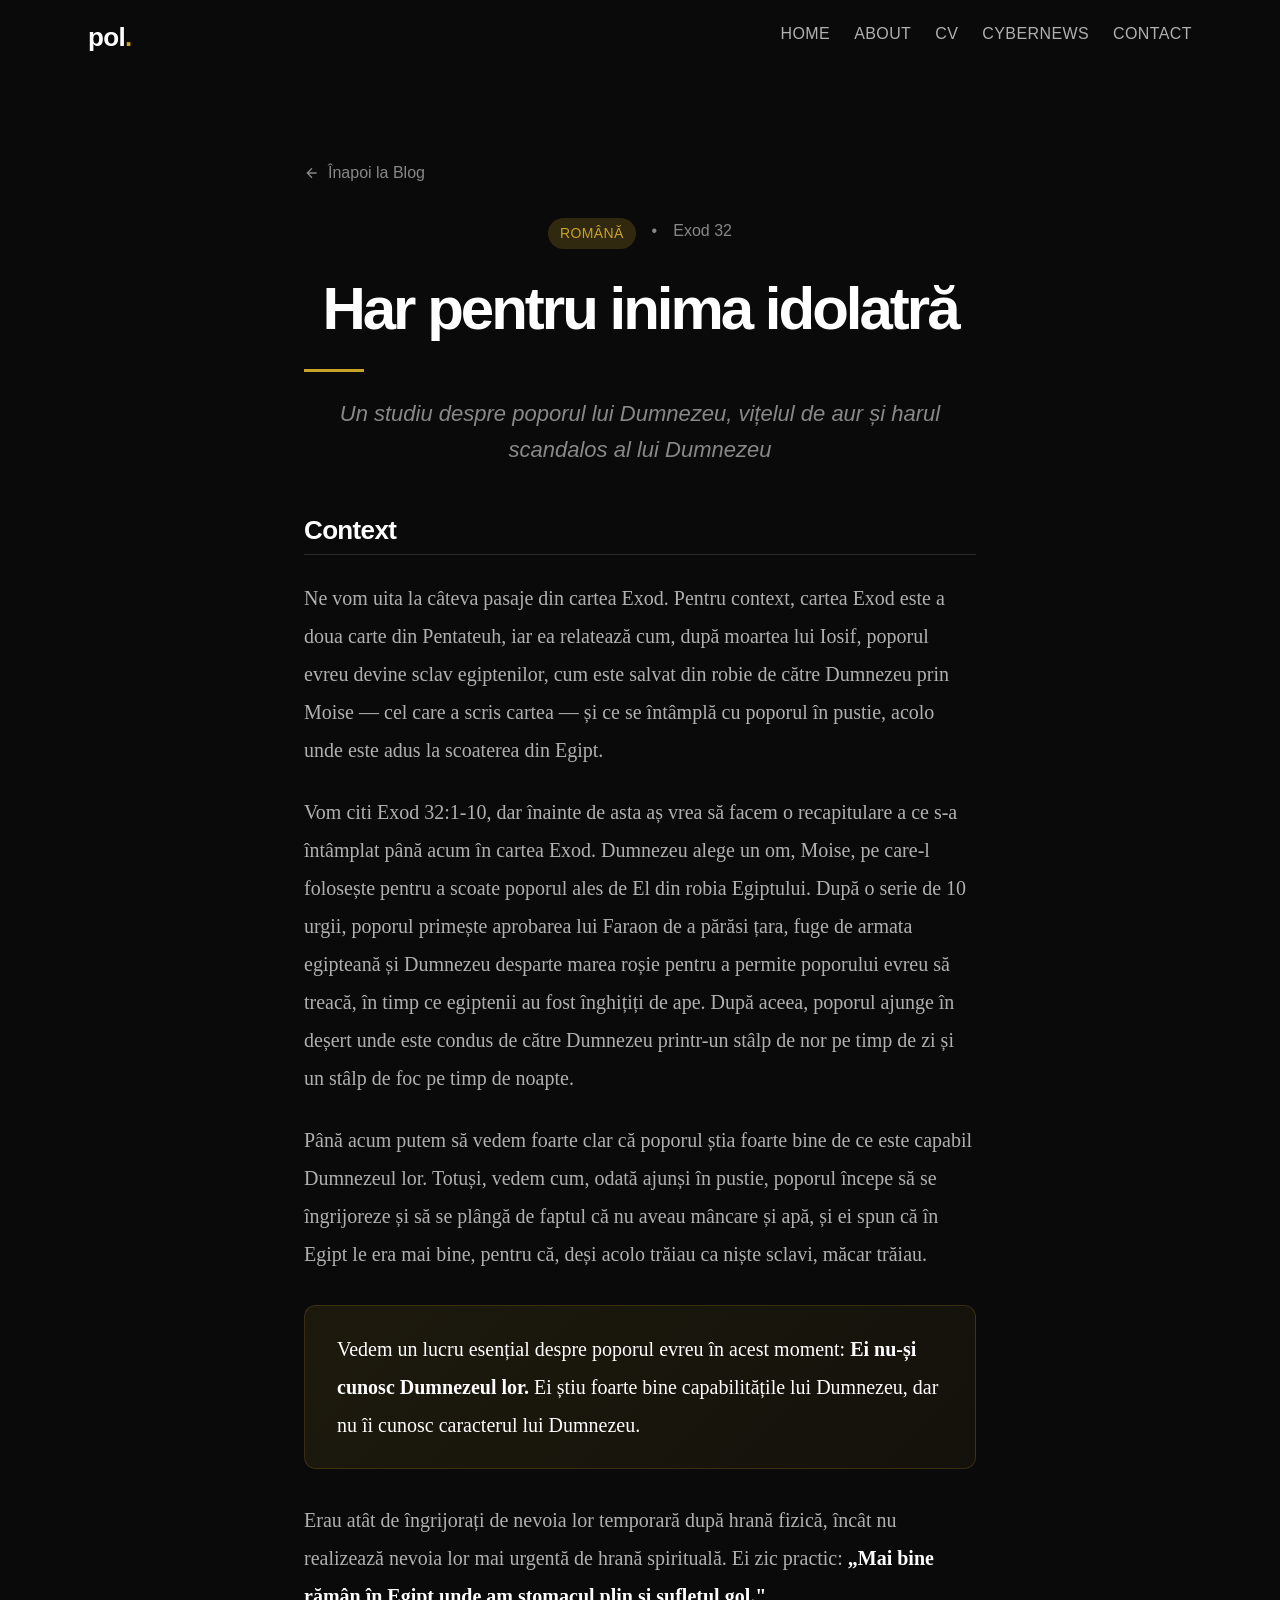
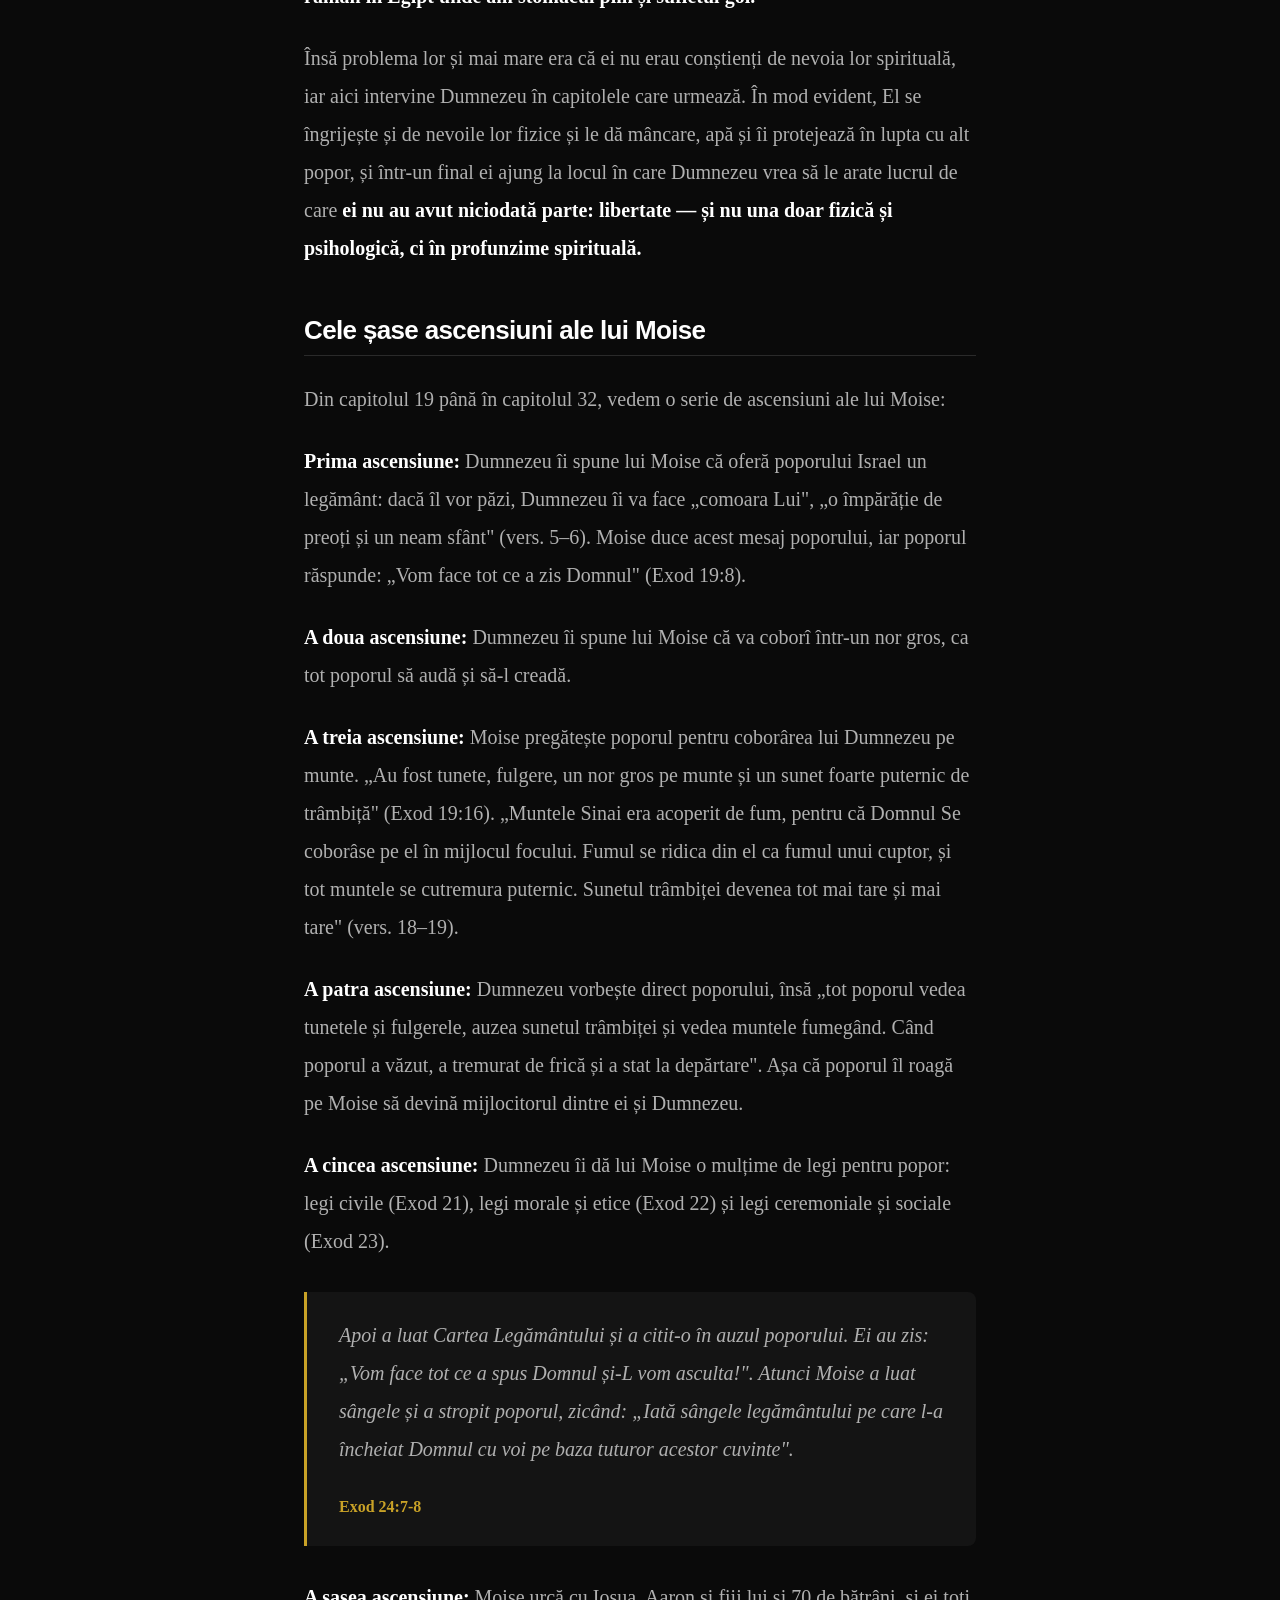
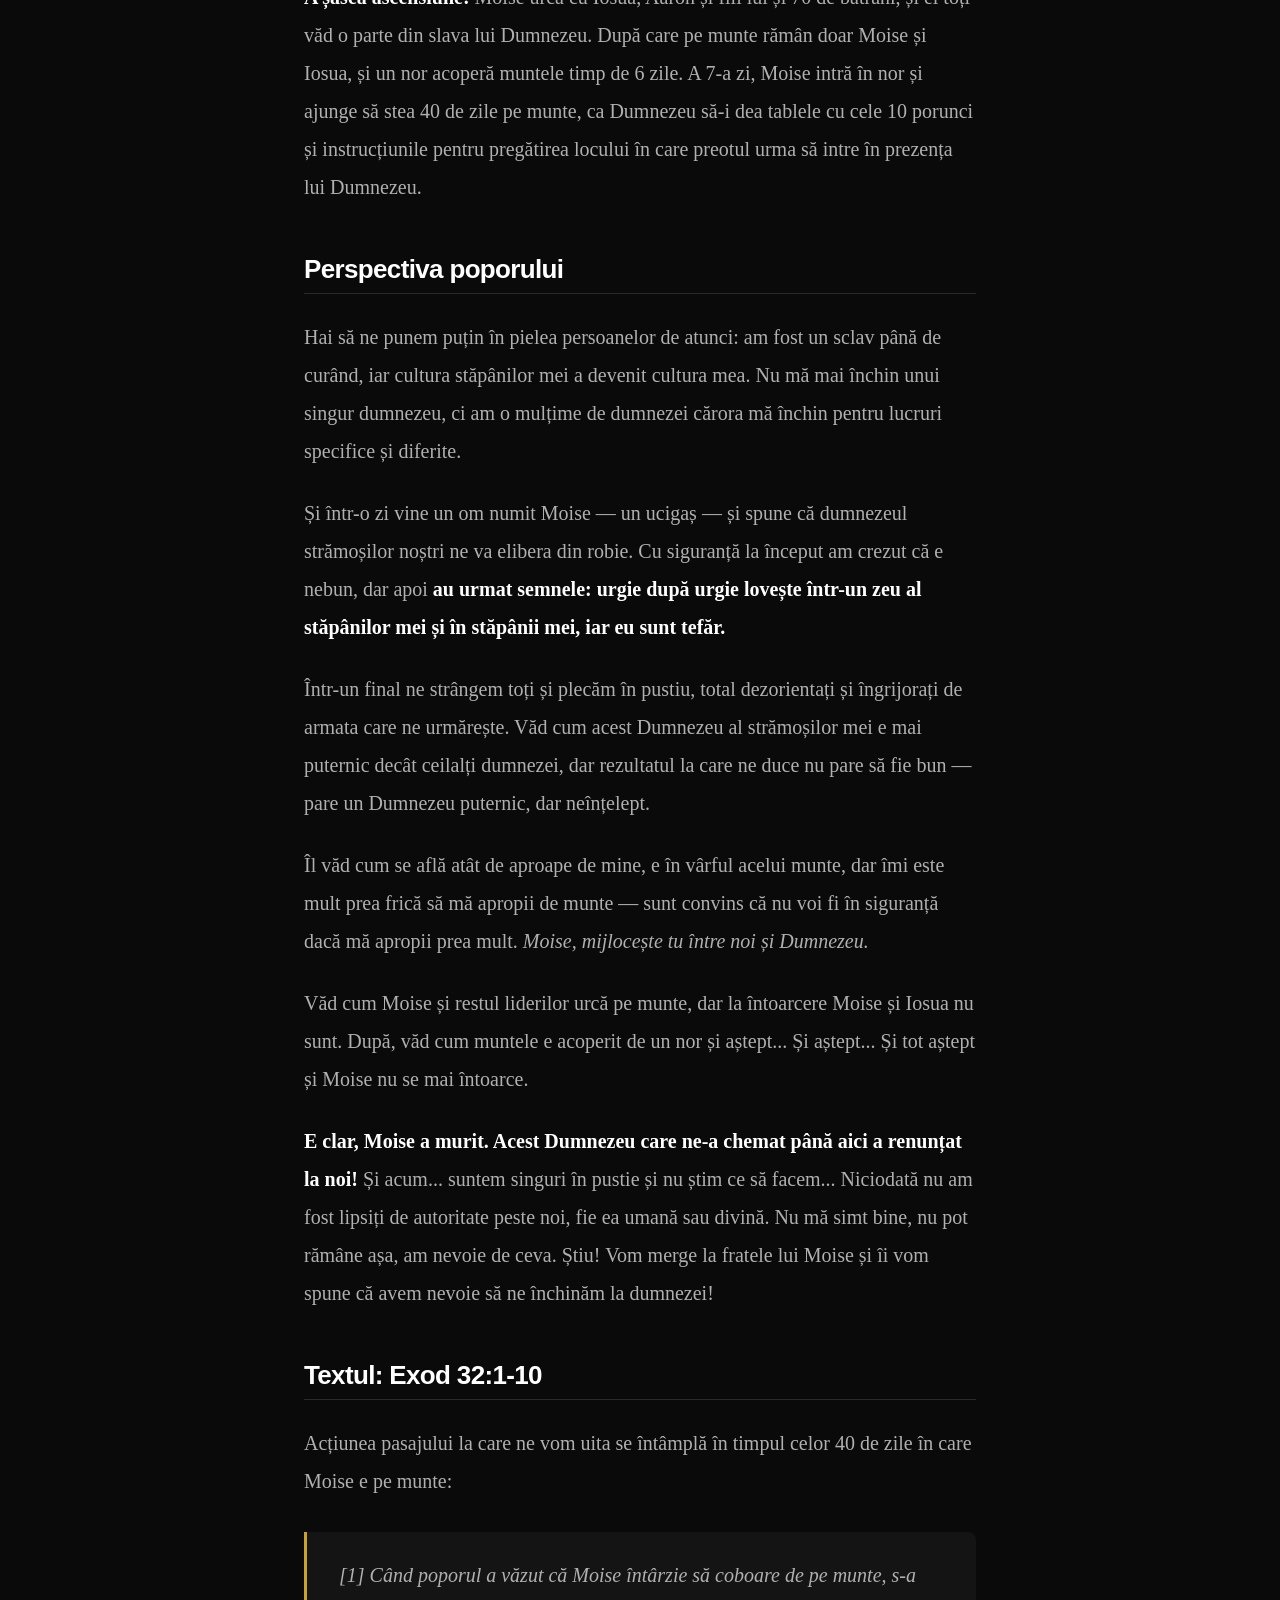
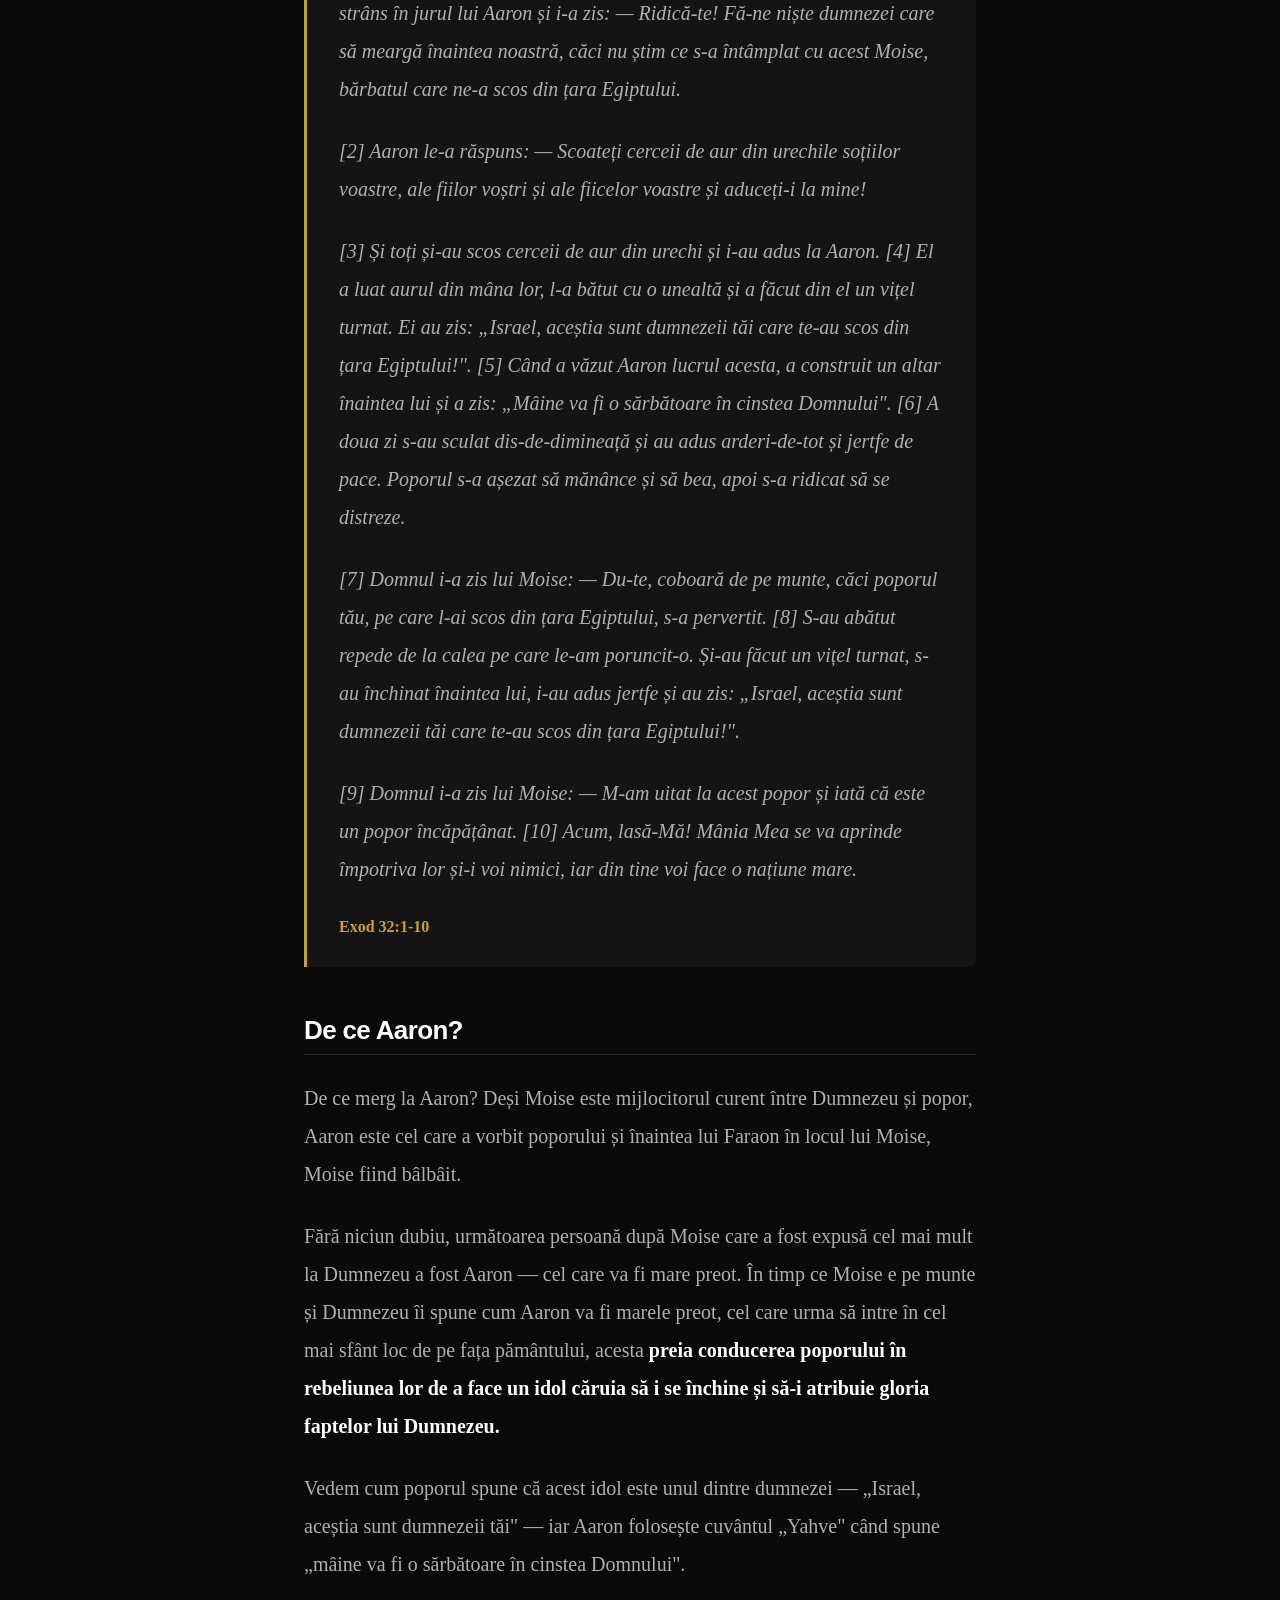
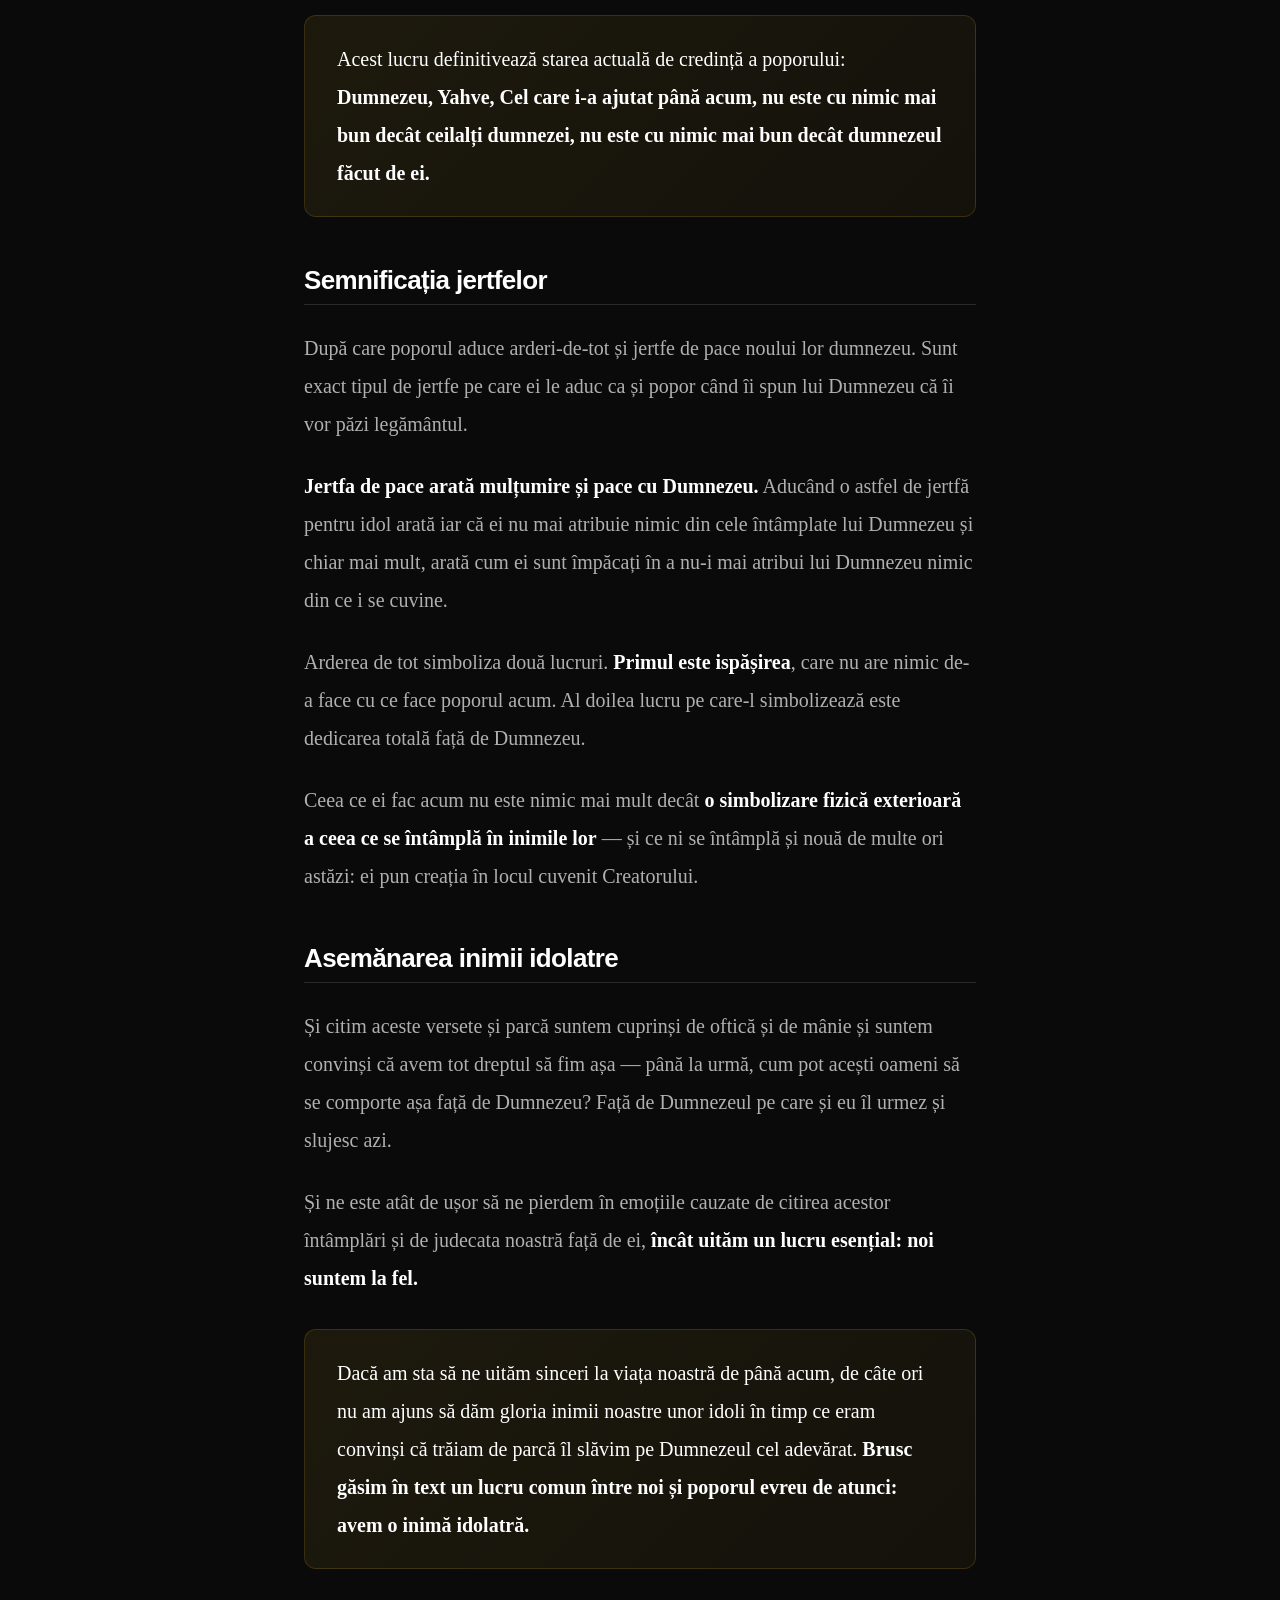
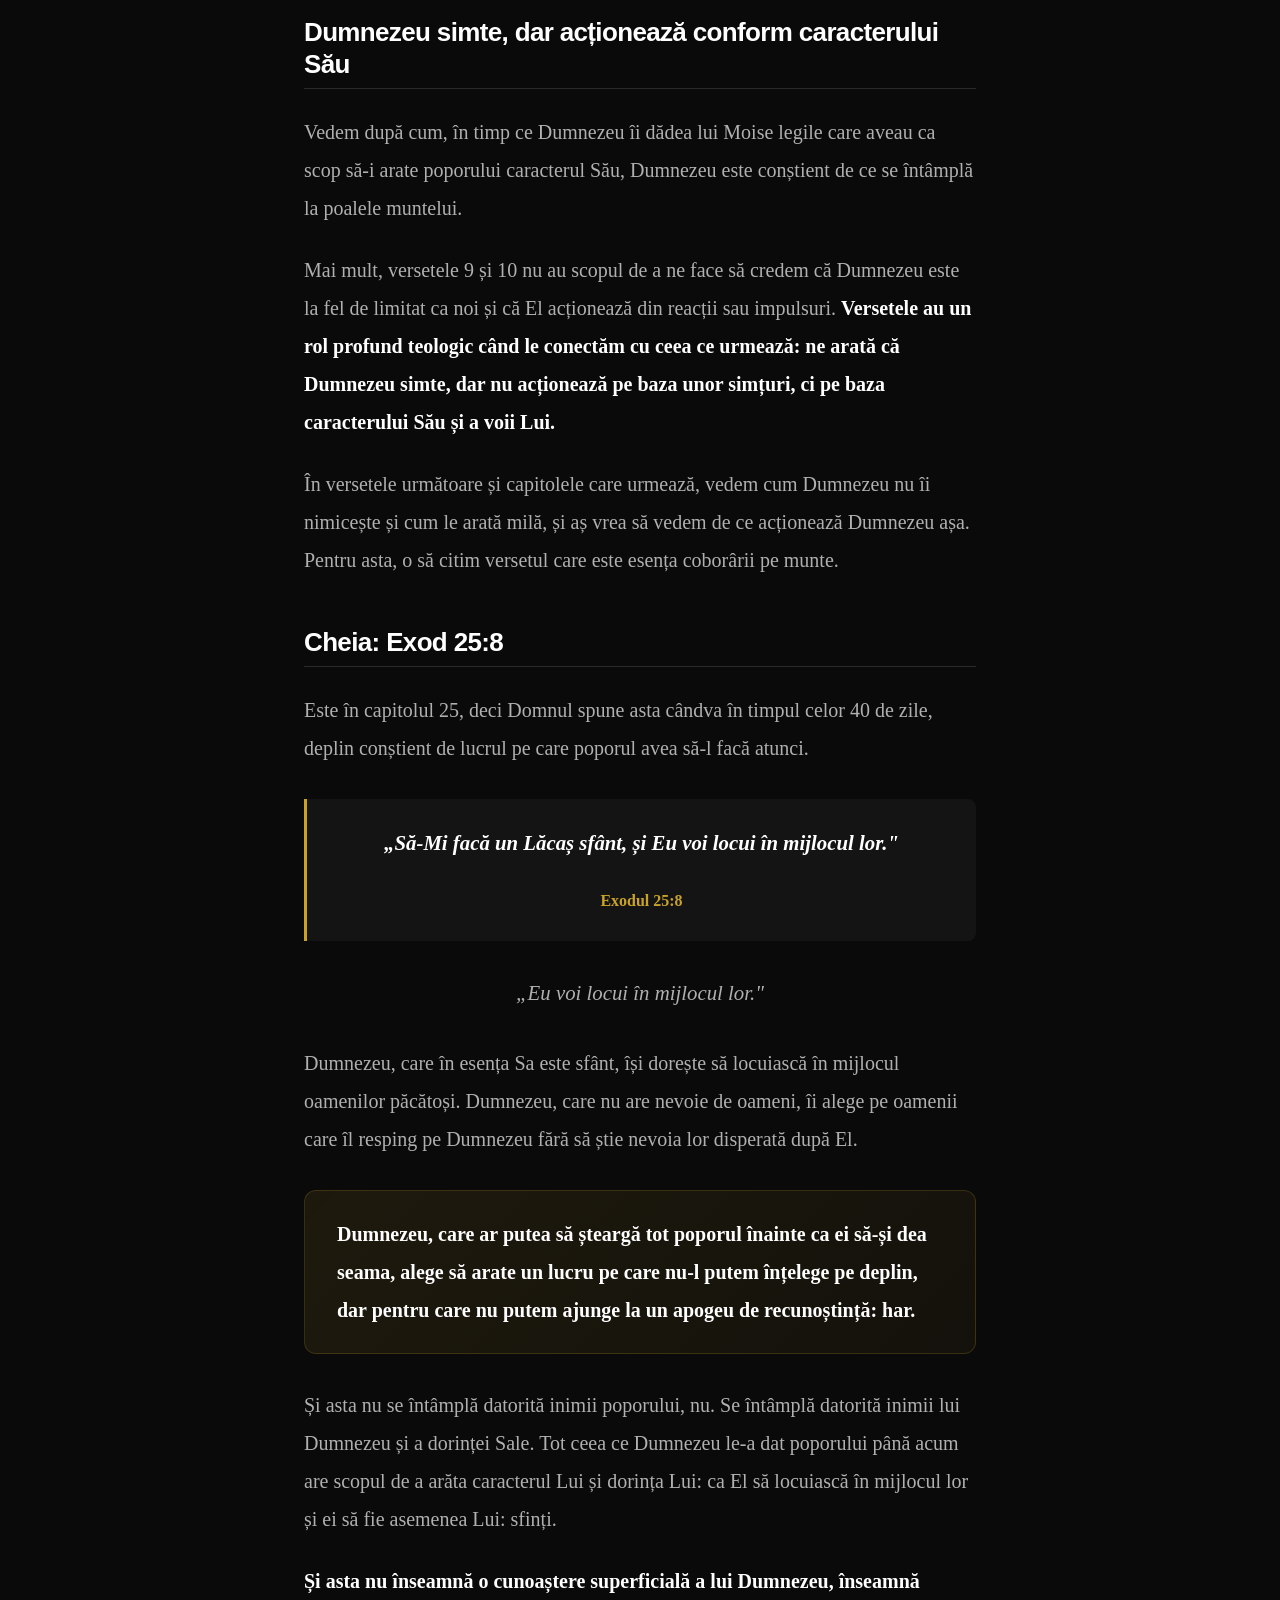
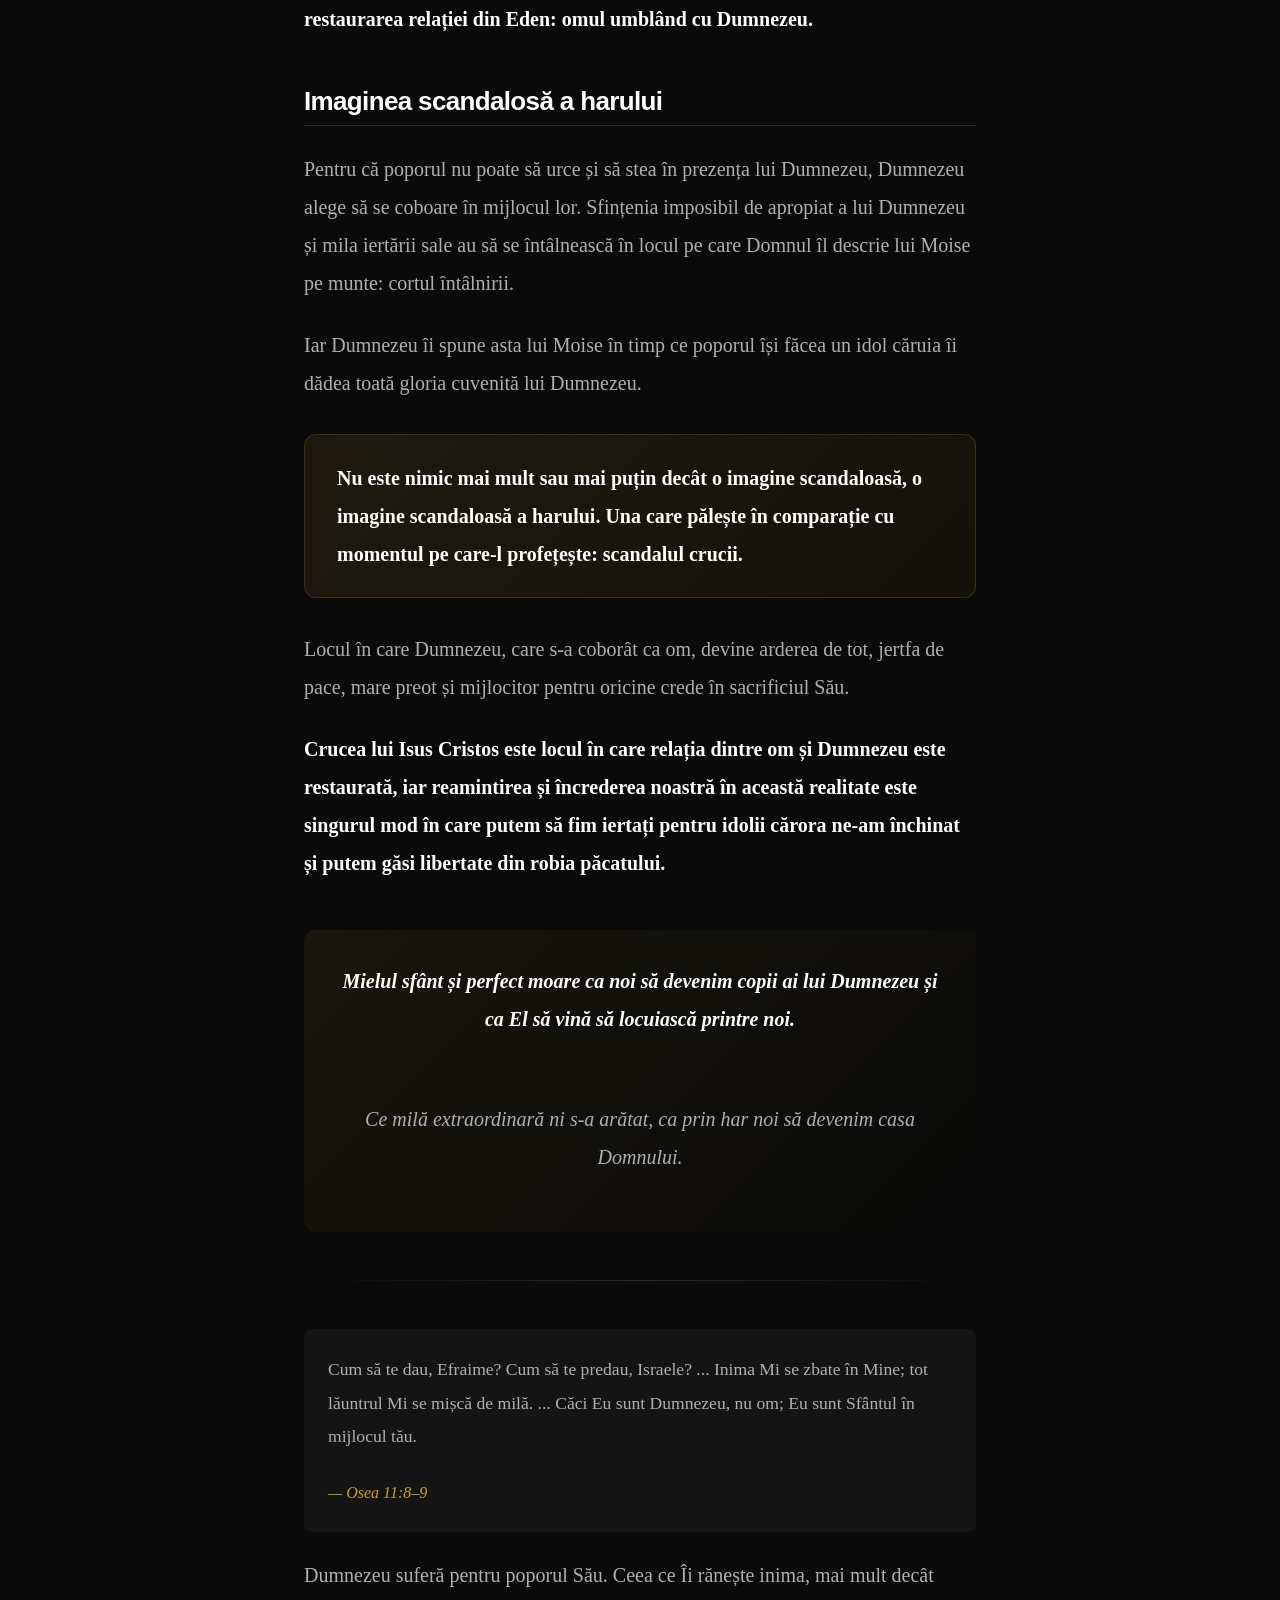
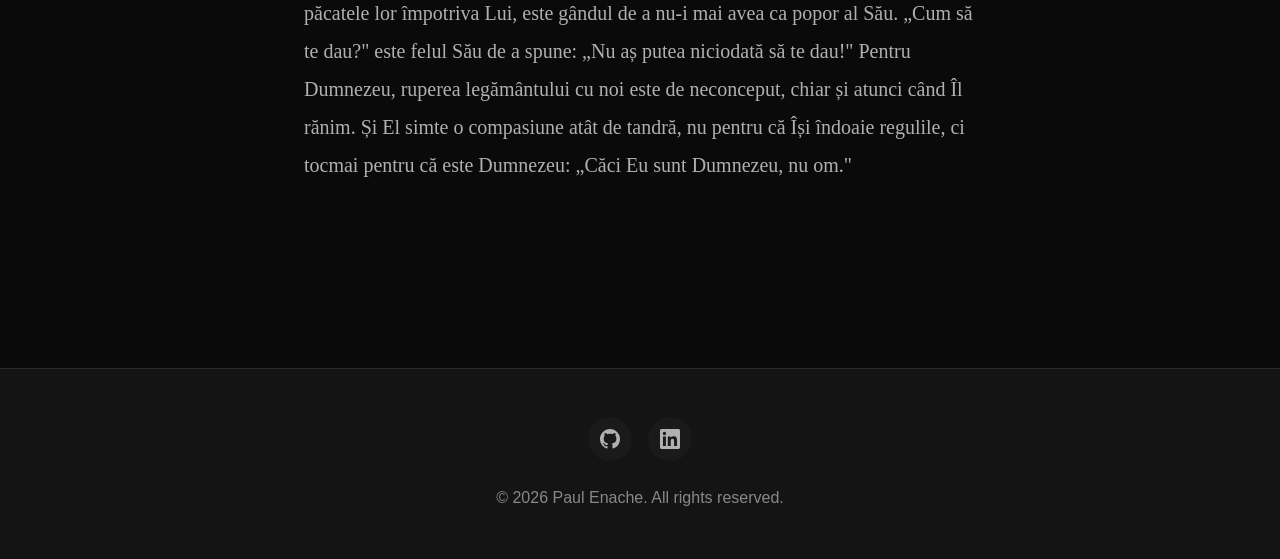
<file: devotional-grace-idolatry.html>
<!DOCTYPE html>
<html lang="ro">

<head>
    <meta charset="UTF-8">
    <meta http-equiv="Content-Security-Policy"
      content="default-src 'none'; base-uri 'none'; object-src 'none'; script-src 'self'; style-src 'self' 'unsafe-inline' https://fonts.googleapis.com; font-src 'self' https://fonts.gstatic.com; img-src 'self'; connect-src 'none'; form-action 'none'">
    <meta name="referrer" content="strict-origin-when-cross-origin">
    <meta name="viewport" content="width=device-width, initial-scale=1.0">
    <meta name="description"
        content="Un studiu în Exod 32 despre poporul lui Dumnezeu, idolatria inimii și harul nemeritat">
    <title>Har pentru inima idolatră | Devotional</title>
    <link rel="preconnect" href="https://fonts.googleapis.com">
    <link rel="preconnect" href="https://fonts.gstatic.com" crossorigin>
    <link
        href="https://fonts.googleapis.com/css2?family=Inter:wght@400;500;600;700&family=Crimson+Pro:ital,wght@0,400;0,600;1,400&display=swap"
        rel="stylesheet">
    <link rel="stylesheet" href="css/variables.css?v=20260207">
    <link rel="stylesheet" href="css/base.css?v=20260207">
    <link rel="stylesheet" href="css/layout.css?v=20260207">
    <link rel="stylesheet" href="css/components.css?v=20260207">
    <link rel="stylesheet" href="css/animations.css?v=20260207">
    <link rel="stylesheet" href="css/pages.css?v=20260207">
    <style>
        .devotional {
            max-width: 720px;
            margin: 0 auto;
            padding: var(--space-16) var(--space-6);
        }

        .devotional__header {
            text-align: center;
            margin-bottom: var(--space-12);
        }

        .devotional__meta {
            display: flex;
            justify-content: center;
            gap: var(--space-4);
            margin-bottom: var(--space-6);
            font-size: var(--text-sm);
            color: var(--color-text-muted);
        }

        .devotional__title {
            font-size: var(--text-4xl);
            line-height: 1.2;
            margin-bottom: var(--space-4);
        }

        .devotional__subtitle {
            font-size: var(--text-lg);
            color: var(--color-text-muted);
            font-style: italic;
        }

        .devotional__content {
            font-family: 'Crimson Pro', Georgia, serif;
            font-size: 1.25rem;
            line-height: 1.9;
            color: var(--color-text-secondary);
        }

        .devotional__content p {
            margin-bottom: var(--space-6);
        }

        .devotional__content strong {
            color: var(--color-text);
            font-weight: 600;
        }

        .devotional__scripture {
            background: var(--color-surface);
            border-left: 3px solid var(--color-accent);
            padding: var(--space-6) var(--space-8);
            margin: var(--space-8) 0;
            border-radius: 0 var(--radius-md) var(--radius-md) 0;
            font-style: italic;
        }

        .devotional__scripture-ref {
            display: block;
            margin-top: var(--space-4);
            font-style: normal;
            font-weight: 600;
            color: var(--color-accent);
            font-size: var(--text-sm);
        }

        .devotional__section-title {
            font-family: 'Inter', sans-serif;
            font-size: var(--text-xl);
            color: var(--color-text);
            margin-top: var(--space-12);
            margin-bottom: var(--space-6);
            padding-bottom: var(--space-2);
            border-bottom: 1px solid var(--color-border);
        }

        .devotional__highlight {
            background: linear-gradient(135deg, rgba(201, 162, 39, 0.1), rgba(201, 162, 39, 0.05));
            padding: var(--space-6) var(--space-8);
            border-radius: var(--radius-lg);
            margin: var(--space-8) 0;
            border: 1px solid rgba(201, 162, 39, 0.2);
        }

        .devotional__highlight p {
            margin: 0;
            color: var(--color-text);
            font-weight: 500;
        }

        .devotional__back {
            display: inline-flex;
            align-items: center;
            gap: var(--space-2);
            margin-bottom: var(--space-8);
            color: var(--color-text-muted);
            font-size: var(--text-sm);
            transition: color var(--transition-fast);
        }

        .devotional__back:hover {
            color: var(--color-accent);
        }

        .devotional__quote {
            font-family: 'Crimson Pro', Georgia, serif;
            font-size: 1.1rem;
            color: var(--color-text-muted);
            padding: var(--space-6);
            margin: var(--space-6) 0;
            background: var(--color-surface);
            border-radius: var(--radius-md);
        }

        .devotional__quote cite {
            display: block;
            margin-top: var(--space-3);
            font-size: var(--text-sm);
            color: var(--color-accent);
        }

        hr.devotional__divider {
            border: none;
            height: 1px;
            background: linear-gradient(90deg, transparent, var(--color-border), transparent);
            margin: var(--space-12) 0;
        }

        .devotional__closing {
            text-align: center;
            margin-top: var(--space-12);
            padding: var(--space-8);
            background: linear-gradient(135deg, rgba(201, 162, 39, 0.08), transparent);
            border-radius: var(--radius-lg);
            font-style: italic;
        }

        .devotional__list {
            margin: var(--space-6) 0;
            padding-left: var(--space-6);
        }

        .devotional__list li {
            margin-bottom: var(--space-3);
        }
    </style>
</head>

<body>
    <div class="page-wrapper page-transition">
        <header class="header">
            <div class="container">
                <div class="header__inner">
                    <a href="index.html" class="logo">pol<span>.</span></a>
                    <nav class="nav">
                        <button class="nav__toggle"
                            aria-label="Toggle navigation"><span></span><span></span><span></span></button>
                        <ul class="nav__list">
                            <li><a href="index.html" class="nav__link">Home</a></li>
                            <li><a href="about.html" class="nav__link">About</a></li>
                            <li><a href="cv.html" class="nav__link">CV</a></li>
                            <li><a href="cybernews/" class="nav__link">Cybernews</a></li>
                            <li><a href="contact.html" class="nav__link">Contact</a></li>
                        </ul>
                    </nav>
                </div>
            </div>
        </header>

        <main class="main-content">
            <article class="devotional reveal">
                <a href="blog.html" class="devotional__back">
                    <svg width="16" height="16" viewBox="0 0 24 24" fill="none" stroke="currentColor" stroke-width="2">
                        <path d="M19 12H5M12 19l-7-7 7-7" />
                    </svg>
                    Înapoi la Blog
                </a>

                <header class="devotional__header">
                    <div class="devotional__meta">
                        <span class="tag"
                            style="background: rgba(201, 162, 39, 0.2); color: var(--color-accent);">Română</span>
                        <span>•</span>
                        <span>Exod 32</span>
                    </div>
                    <h1 class="devotional__title">Har pentru inima idolatră</h1>
                    <hr class="divider">
                    <p class="devotional__subtitle">Un studiu despre poporul lui Dumnezeu, vițelul de aur și harul
                        scandalos al lui Dumnezeu</p>
                </header>

                <div class="devotional__content">
                    <h3 class="devotional__section-title">Context</h3>

                    <p>Ne vom uita la câteva pasaje din cartea Exod. Pentru context, cartea Exod este a doua carte din
                        Pentateuh, iar ea relatează cum, după moartea lui Iosif, poporul evreu devine sclav egiptenilor,
                        cum este salvat din robie de către Dumnezeu prin Moise — cel care a scris cartea — și ce se
                        întâmplă cu poporul în pustie, acolo unde este adus la scoaterea din Egipt.</p>

                    <p>Vom citi Exod 32:1-10, dar înainte de asta aș vrea să facem o recapitulare a ce s-a întâmplat
                        până acum în cartea Exod. Dumnezeu alege un om, Moise, pe care-l folosește pentru a scoate
                        poporul ales de El din robia Egiptului. După o serie de 10 urgii, poporul primește aprobarea lui
                        Faraon de a părăsi țara, fuge de armata egipteană și Dumnezeu desparte marea roșie pentru a
                        permite poporului evreu să treacă, în timp ce egiptenii au fost înghițiți de ape. După aceea,
                        poporul ajunge în deșert unde este condus de către Dumnezeu printr-un stâlp de nor pe timp de zi
                        și un stâlp de foc pe timp de noapte.</p>

                    <p>Până acum putem să vedem foarte clar că poporul știa foarte bine de ce este capabil Dumnezeul
                        lor. Totuși, vedem cum, odată ajunși în pustie, poporul începe să se îngrijoreze și să se plângă
                        de faptul că nu aveau mâncare și apă, și ei spun că în Egipt le era mai bine, pentru că, deși
                        acolo trăiau ca niște sclavi, măcar trăiau.</p>

                    <div class="devotional__highlight">
                        <p>Vedem un lucru esențial despre poporul evreu în acest moment: <strong>Ei nu-și cunosc
                                Dumnezeul lor.</strong> Ei știu foarte bine capabilitățile lui Dumnezeu, dar nu îi
                            cunosc caracterul lui Dumnezeu.</p>
                    </div>

                    <p>Erau atât de îngrijorați de nevoia lor temporară după hrană fizică, încât nu realizează nevoia
                        lor mai urgentă de hrană spirituală. Ei zic practic: <strong>„Mai bine rămân în Egipt unde am
                            stomacul plin și sufletul gol."</strong></p>

                    <p>Însă problema lor și mai mare era că ei nu erau conștienți de nevoia lor spirituală, iar aici
                        intervine Dumnezeu în capitolele care urmează. În mod evident, El se îngrijește și de nevoile
                        lor fizice și le dă mâncare, apă și îi protejează în lupta cu alt popor, și într-un final ei
                        ajung la locul în care Dumnezeu vrea să le arate lucrul de care <strong>ei nu au avut niciodată
                            parte: libertate — și nu una doar fizică și psihologică, ci în profunzime
                            spirituală.</strong></p>

                    <h3 class="devotional__section-title">Cele șase ascensiuni ale lui Moise</h3>

                    <p>Din capitolul 19 până în capitolul 32, vedem o serie de ascensiuni ale lui Moise:</p>

                    <p><strong>Prima ascensiune:</strong> Dumnezeu îi spune lui Moise că oferă poporului Israel un
                        legământ: dacă îl vor păzi, Dumnezeu îi va face „comoara Lui", „o împărăție de preoți și un neam
                        sfânt" (vers. 5–6). Moise duce acest mesaj poporului, iar poporul răspunde: „Vom face tot ce a
                        zis Domnul" (Exod 19:8).</p>

                    <p><strong>A doua ascensiune:</strong> Dumnezeu îi spune lui Moise că va coborî într-un nor gros, ca
                        tot poporul să audă și să-l creadă.</p>

                    <p><strong>A treia ascensiune:</strong> Moise pregătește poporul pentru coborârea lui Dumnezeu pe
                        munte. „Au fost tunete, fulgere, un nor gros pe munte și un sunet foarte puternic de trâmbiță"
                        (Exod 19:16). „Muntele Sinai era acoperit de fum, pentru că Domnul Se coborâse pe el în mijlocul
                        focului. Fumul se ridica din el ca fumul unui cuptor, și tot muntele se cutremura puternic.
                        Sunetul trâmbiței devenea tot mai tare și mai tare" (vers. 18–19).</p>

                    <p><strong>A patra ascensiune:</strong> Dumnezeu vorbește direct poporului, însă „tot poporul vedea
                        tunetele și fulgerele, auzea sunetul trâmbiței și vedea muntele fumegând. Când poporul a văzut,
                        a tremurat de frică și a stat la depărtare". Așa că poporul îl roagă pe Moise să devină
                        mijlocitorul dintre ei și Dumnezeu.</p>

                    <p><strong>A cincea ascensiune:</strong> Dumnezeu îi dă lui Moise o mulțime de legi pentru popor:
                        legi civile (Exod 21), legi morale și etice (Exod 22) și legi ceremoniale și sociale (Exod 23).
                    </p>

                    <div class="devotional__scripture">
                        <p>Apoi a luat Cartea Legământului și a citit-o în auzul poporului. Ei au zis: „Vom face tot ce
                            a spus Domnul și-L vom asculta!". Atunci Moise a luat sângele și a stropit poporul, zicând:
                            „Iată sângele legământului pe care l-a încheiat Domnul cu voi pe baza tuturor acestor
                            cuvinte".</p>
                        <span class="devotional__scripture-ref">Exod 24:7-8</span>
                    </div>

                    <p><strong>A șasea ascensiune:</strong> Moise urcă cu Iosua, Aaron și fiii lui și 70 de bătrâni, și
                        ei toți văd o parte din slava lui Dumnezeu. După care pe munte rămân doar Moise și Iosua, și un
                        nor acoperă muntele timp de 6 zile. A 7-a zi, Moise intră în nor și ajunge să stea 40 de zile pe
                        munte, ca Dumnezeu să-i dea tablele cu cele 10 porunci și instrucțiunile pentru pregătirea
                        locului în care preotul urma să intre în prezența lui Dumnezeu.</p>

                    <h3 class="devotional__section-title">Perspectiva poporului</h3>

                    <p>Hai să ne punem puțin în pielea persoanelor de atunci: am fost un sclav până de curând, iar
                        cultura stăpânilor mei a devenit cultura mea. Nu mă mai închin unui singur dumnezeu, ci am o
                        mulțime de dumnezei cărora mă închin pentru lucruri specifice și diferite.</p>

                    <p>Și într-o zi vine un om numit Moise — un ucigaș — și spune că dumnezeul strămoșilor noștri ne va
                        elibera din robie. Cu siguranță la început am crezut că e nebun, dar apoi <strong>au urmat
                            semnele: urgie după urgie lovește într-un zeu al stăpânilor mei și în stăpânii mei, iar eu
                            sunt tefăr.</strong></p>

                    <p>Într-un final ne strângem toți și plecăm în pustiu, total dezorientați și îngrijorați de armata
                        care ne urmărește. Văd cum acest Dumnezeu al strămoșilor mei e mai puternic decât ceilalți
                        dumnezei, dar rezultatul la care ne duce nu pare să fie bun — pare un Dumnezeu puternic, dar
                        neînțelept.</p>

                    <p>Îl văd cum se află atât de aproape de mine, e în vârful acelui munte, dar îmi este mult prea
                        frică să mă apropii de munte — sunt convins că nu voi fi în siguranță dacă mă apropii prea mult.
                        <em>Moise, mijlocește tu între noi și Dumnezeu.</em>
                    </p>

                    <p>Văd cum Moise și restul liderilor urcă pe munte, dar la întoarcere Moise și Iosua nu sunt. După,
                        văd cum muntele e acoperit de un nor și aștept... Și aștept... Și tot aștept și Moise nu se mai
                        întoarce.</p>

                    <p><strong>E clar, Moise a murit. Acest Dumnezeu care ne-a chemat până aici a renunțat la
                            noi!</strong> Și acum... suntem singuri în pustie și nu știm ce să facem... Niciodată nu am
                        fost lipsiți de autoritate peste noi, fie ea umană sau divină. Nu mă simt bine, nu pot rămâne
                        așa, am nevoie de ceva. Știu! Vom merge la fratele lui Moise și îi vom spune că avem nevoie să
                        ne închinăm la dumnezei!</p>

                    <h3 class="devotional__section-title">Textul: Exod 32:1-10</h3>

                    <p>Acțiunea pasajului la care ne vom uita se întâmplă în timpul celor 40 de zile în care Moise e pe
                        munte:</p>

                    <div class="devotional__scripture">
                        <p>[1] Când poporul a văzut că Moise întârzie să coboare de pe munte, s-a strâns în jurul lui
                            Aaron și i-a zis: — Ridică-te! Fă-ne niște dumnezei care să meargă înaintea noastră, căci nu
                            știm ce s-a întâmplat cu acest Moise, bărbatul care ne-a scos din țara Egiptului.</p>
                        <p>[2] Aaron le-a răspuns: — Scoateți cerceii de aur din urechile soțiilor voastre, ale fiilor
                            voștri și ale fiicelor voastre și aduceți-i la mine!</p>
                        <p>[3] Și toți și-au scos cerceii de aur din urechi și i-au adus la Aaron. [4] El a luat aurul
                            din mâna lor, l-a bătut cu o unealtă și a făcut din el un vițel turnat. Ei au zis: „Israel,
                            aceștia sunt dumnezeii tăi care te-au scos din țara Egiptului!". [5] Când a văzut Aaron
                            lucrul acesta, a construit un altar înaintea lui și a zis: „Mâine va fi o sărbătoare în
                            cinstea Domnului". [6] A doua zi s-au sculat dis-de-dimineață și au adus arderi-de-tot și
                            jertfe de pace. Poporul s-a așezat să mănânce și să bea, apoi s-a ridicat să se distreze.
                        </p>
                        <p>[7] Domnul i-a zis lui Moise: — Du-te, coboară de pe munte, căci poporul tău, pe care l-ai
                            scos din țara Egiptului, s-a pervertit. [8] S-au abătut repede de la calea pe care le-am
                            poruncit-o. Și-au făcut un vițel turnat, s-au închinat înaintea lui, i-au adus jertfe și au
                            zis: „Israel, aceștia sunt dumnezeii tăi care te-au scos din țara Egiptului!".</p>
                        <p>[9] Domnul i-a zis lui Moise: — M-am uitat la acest popor și iată că este un popor
                            încăpățânat. [10] Acum, lasă-Mă! Mânia Mea se va aprinde împotriva lor și-i voi nimici, iar
                            din tine voi face o națiune mare.</p>
                        <span class="devotional__scripture-ref">Exod 32:1-10</span>
                    </div>

                    <h3 class="devotional__section-title">De ce Aaron?</h3>

                    <p>De ce merg la Aaron? Deși Moise este mijlocitorul curent între Dumnezeu și popor, Aaron este cel
                        care a vorbit poporului și înaintea lui Faraon în locul lui Moise, Moise fiind bâlbâit.</p>

                    <p>Fără niciun dubiu, următoarea persoană după Moise care a fost expusă cel mai mult la Dumnezeu a
                        fost Aaron — cel care va fi mare preot. În timp ce Moise e pe munte și Dumnezeu îi spune cum
                        Aaron va fi marele preot, cel care urma să intre în cel mai sfânt loc de pe fața pământului,
                        acesta <strong>preia conducerea poporului în rebeliunea lor de a face un idol căruia să i se
                            închine și să-i atribuie gloria faptelor lui Dumnezeu.</strong></p>

                    <p>Vedem cum poporul spune că acest idol este unul dintre dumnezei — „Israel, aceștia sunt dumnezeii
                        tăi" — iar Aaron folosește cuvântul „Yahve" când spune „mâine va fi o sărbătoare în cinstea
                        Domnului".</p>

                    <div class="devotional__highlight">
                        <p>Acest lucru definitivează starea actuală de credință a poporului: <strong>Dumnezeu, Yahve,
                                Cel care i-a ajutat până acum, nu este cu nimic mai bun decât ceilalți dumnezei, nu este
                                cu nimic mai bun decât dumnezeul făcut de ei.</strong></p>
                    </div>

                    <h3 class="devotional__section-title">Semnificația jertfelor</h3>

                    <p>După care poporul aduce arderi-de-tot și jertfe de pace noului lor dumnezeu. Sunt exact tipul de
                        jertfe pe care ei le aduc ca și popor când îi spun lui Dumnezeu că îi vor păzi legământul.</p>

                    <p><strong>Jertfa de pace arată mulțumire și pace cu Dumnezeu.</strong> Aducând o astfel de jertfă
                        pentru idol arată iar că ei nu mai atribuie nimic din cele întâmplate lui Dumnezeu și chiar mai
                        mult, arată cum ei sunt împăcați în a nu-i mai atribui lui Dumnezeu nimic din ce i se cuvine.
                    </p>

                    <p>Arderea de tot simboliza două lucruri. <strong>Primul este ispășirea</strong>, care nu are nimic
                        de-a face cu ce face poporul acum. Al doilea lucru pe care-l simbolizează este dedicarea totală
                        față de Dumnezeu.</p>

                    <p>Ceea ce ei fac acum nu este nimic mai mult decât <strong>o simbolizare fizică exterioară a ceea
                            ce se întâmplă în inimile lor</strong> — și ce ni se întâmplă și nouă de multe ori astăzi:
                        ei pun creația în locul cuvenit Creatorului.</p>

                    <h3 class="devotional__section-title">Asemănarea inimii idolatre</h3>

                    <p>Și citim aceste versete și parcă suntem cuprinși de oftică și de mânie și suntem convinși că avem
                        tot dreptul să fim așa — până la urmă, cum pot acești oameni să se comporte așa față de
                        Dumnezeu? Față de Dumnezeul pe care și eu îl urmez și slujesc azi.</p>

                    <p>Și ne este atât de ușor să ne pierdem în emoțiile cauzate de citirea acestor întâmplări și de
                        judecata noastră față de ei, <strong>încât uităm un lucru esențial: noi suntem la fel.</strong>
                    </p>

                    <div class="devotional__highlight">
                        <p>Dacă am sta să ne uităm sinceri la viața noastră de până acum, de câte ori nu am ajuns să dăm
                            gloria inimii noastre unor idoli în timp ce eram convinși că trăiam de parcă îl slăvim pe
                            Dumnezeul cel adevărat. <strong>Brusc găsim în text un lucru comun între noi și poporul
                                evreu de atunci: avem o inimă idolatră.</strong></p>
                    </div>

                    <h3 class="devotional__section-title">Dumnezeu simte, dar acționează conform caracterului Său</h3>

                    <p>Vedem după cum, în timp ce Dumnezeu îi dădea lui Moise legile care aveau ca scop să-i arate
                        poporului caracterul Său, Dumnezeu este conștient de ce se întâmplă la poalele muntelui.</p>

                    <p>Mai mult, versetele 9 și 10 nu au scopul de a ne face să credem că Dumnezeu este la fel de
                        limitat ca noi și că El acționează din reacții sau impulsuri. <strong>Versetele au un rol
                            profund teologic când le conectăm cu ceea ce urmează: ne arată că Dumnezeu simte, dar nu
                            acționează pe baza unor simțuri, ci pe baza caracterului Său și a voii Lui.</strong></p>

                    <p>În versetele următoare și capitolele care urmează, vedem cum Dumnezeu nu îi nimicește și cum le
                        arată milă, și aș vrea să vedem de ce acționează Dumnezeu așa. Pentru asta, o să citim versetul
                        care este esența coborârii pe munte.</p>

                    <h3 class="devotional__section-title">Cheia: Exod 25:8</h3>

                    <p>Este în capitolul 25, deci Domnul spune asta cândva în timpul celor 40 de zile, deplin conștient
                        de lucrul pe care poporul avea să-l facă atunci.</p>

                    <div class="devotional__scripture" style="text-align: center; font-size: 1.3rem;">
                        <p><strong>„Să-Mi facă un Lăcaș sfânt, și Eu voi locui în mijlocul lor."</strong></p>
                        <span class="devotional__scripture-ref">Exodul 25:8</span>
                    </div>

                    <p style="text-align: center; font-size: 1.3rem; margin: var(--space-8) 0;"><em>„Eu voi locui în
                            mijlocul lor."</em></p>

                    <p>Dumnezeu, care în esența Sa este sfânt, își dorește să locuiască în mijlocul oamenilor păcătoși.
                        Dumnezeu, care nu are nevoie de oameni, îi alege pe oamenii care îl resping pe Dumnezeu fără să
                        știe nevoia lor disperată după El.</p>

                    <div class="devotional__highlight">
                        <p><strong>Dumnezeu, care ar putea să șteargă tot poporul înainte ca ei să-și dea seama, alege
                                să arate un lucru pe care nu-l putem înțelege pe deplin, dar pentru care nu putem ajunge
                                la un apogeu de recunoștință: har.</strong></p>
                    </div>

                    <p>Și asta nu se întâmplă datorită inimii poporului, nu. Se întâmplă datorită inimii lui Dumnezeu și
                        a dorinței Sale. Tot ceea ce Dumnezeu le-a dat poporului până acum are scopul de a arăta
                        caracterul Lui și dorința Lui: ca El să locuiască în mijlocul lor și ei să fie asemenea Lui:
                        sfinți.</p>

                    <p><strong>Și asta nu înseamnă o cunoaștere superficială a lui Dumnezeu, înseamnă restaurarea
                            relației din Eden: omul umblând cu Dumnezeu.</strong></p>

                    <h3 class="devotional__section-title">Imaginea scandalosă a harului</h3>

                    <p>Pentru că poporul nu poate să urce și să stea în prezența lui Dumnezeu, Dumnezeu alege să se
                        coboare în mijlocul lor. Sfințenia imposibil de apropiat a lui Dumnezeu și mila iertării sale au
                        să se întâlnească în locul pe care Domnul îl descrie lui Moise pe munte: cortul întâlnirii.</p>

                    <p>Iar Dumnezeu îi spune asta lui Moise în timp ce poporul își făcea un idol căruia îi dădea toată
                        gloria cuvenită lui Dumnezeu.</p>

                    <div class="devotional__highlight">
                        <p><strong>Nu este nimic mai mult sau mai puțin decât o imagine scandaloasă, o imagine
                                scandaloasă a harului. Una care pălește în comparație cu momentul pe care-l profețește:
                                scandalul crucii.</strong></p>
                    </div>

                    <p>Locul în care Dumnezeu, care s-a coborât ca om, devine arderea de tot, jertfa de pace, mare preot
                        și mijlocitor pentru oricine crede în sacrificiul Său.</p>

                    <p><strong>Crucea lui Isus Cristos este locul în care relația dintre om și Dumnezeu este restaurată,
                            iar reamintirea și încrederea noastră în această realitate este singurul mod în care putem
                            să fim iertați pentru idolii cărora ne-am închinat și putem găsi libertate din robia
                            păcatului.</strong></p>

                    <div class="devotional__closing">
                        <p><strong>Mielul sfânt și perfect moare ca noi să devenim copii ai lui Dumnezeu și ca El să
                                vină să locuiască printre noi.</strong></p>
                        <br>
                        <p>Ce milă extraordinară ni s-a arătat, ca prin har noi să devenim casa Domnului.</p>
                    </div>

                    <hr class="devotional__divider">

                    <div class="devotional__quote">
                        <p>Cum să te dau, Efraime? Cum să te predau, Israele? ... Inima Mi se zbate în Mine; tot
                            lăuntrul Mi se mișcă de milă. ... Căci Eu sunt Dumnezeu, nu om; Eu sunt Sfântul în mijlocul
                            tău.</p>
                        <cite>— Osea 11:8–9</cite>
                    </div>

                    <p>Dumnezeu suferă pentru poporul Său. Ceea ce Îi rănește inima, mai mult decât păcatele lor
                        împotriva Lui, este gândul de a nu-i mai avea ca popor al Său. „Cum să te dau?" este felul Său
                        de a spune: „Nu aș putea niciodată să te dau!" Pentru Dumnezeu, ruperea legământului cu noi este
                        de neconceput, chiar și atunci când Îl rănim. Și El simte o compasiune atât de tandră, nu pentru
                        că Își îndoaie regulile, ci tocmai pentru că este Dumnezeu: „Căci Eu sunt Dumnezeu, nu om."</p>
                </div>
            </article>
        </main>

        <footer class="footer">
            <div class="container">
                <div class="footer__inner">
                    <div class="footer__social">
                        <a href="https://github.com/3nachePaul" class="footer__social-link" aria-label="GitHub"><svg
                                xmlns="http://www.w3.org/2000/svg" viewBox="0 0 24 24" fill="currentColor">
                                <path
                                    d="M12 0C5.37 0 0 5.37 0 12c0 5.31 3.435 9.795 8.205 11.385.6.105.825-.255.825-.57 0-.285-.015-1.23-.015-2.235-3.015.555-3.795-.735-4.035-1.41-.135-.345-.72-1.41-1.23-1.695-.42-.225-1.02-.78-.015-.795.945-.015 1.62.87 1.845 1.23 1.08 1.815 2.805 1.305 3.495.99.105-.78.42-1.305.765-1.605-2.67-.3-5.46-1.335-5.46-5.925 0-1.305.465-2.385 1.23-3.225-.12-.3-.54-1.53.12-3.18 0 0 1.005-.315 3.3 1.23.96-.27 1.98-.405 3-.405s2.04.135 3 .405c2.295-1.56 3.3-1.23 3.3-1.23.66 1.65.24 2.88.12 3.18.765.84 1.23 1.905 1.23 3.225 0 4.605-2.805 5.625-5.475 5.925.435.375.81 1.095.81 2.22 0 1.605-.015 2.895-.015 3.3 0 .315.225.69.825.57A12.02 12.02 0 0024 12c0-6.63-5.37-12-12-12z" />
                            </svg></a>
                        <a href="https://www.linkedin.com/in/paul-enache-/" class="footer__social-link"
                            aria-label="LinkedIn"><svg xmlns="http://www.w3.org/2000/svg" viewBox="0 0 24 24"
                                fill="currentColor">
                                <path
                                    d="M20.447 20.452h-3.554v-5.569c0-1.328-.027-3.037-1.852-3.037-1.853 0-2.136 1.445-2.136 2.939v5.667H9.351V9h3.414v1.561h.046c.477-.9 1.637-1.85 3.37-1.85 3.601 0 4.267 2.37 4.267 5.455v6.286zM5.337 7.433a2.062 2.062 0 01-2.063-2.065 2.064 2.064 0 112.063 2.065zm1.782 13.019H3.555V9h3.564v11.452zM22.225 0H1.771C.792 0 0 .774 0 1.729v20.542C0 23.227.792 24 1.771 24h20.451C23.2 24 24 23.227 24 22.271V1.729C24 .774 23.2 0 22.222 0h.003z" />
                            </svg></a>
                    </div>
                    <p class="footer__copyright">© 2026 Paul Enache. All rights reserved.</p>
                </div>
            </div>
        </footer>
    </div>
    <script src="js/main.js?v=20260207" defer></script>
    <script src="js/animations.js?v=20260207" defer></script>
    <script src="js/navigation.js?v=20260207" defer></script>
</body>

</html>
</file>
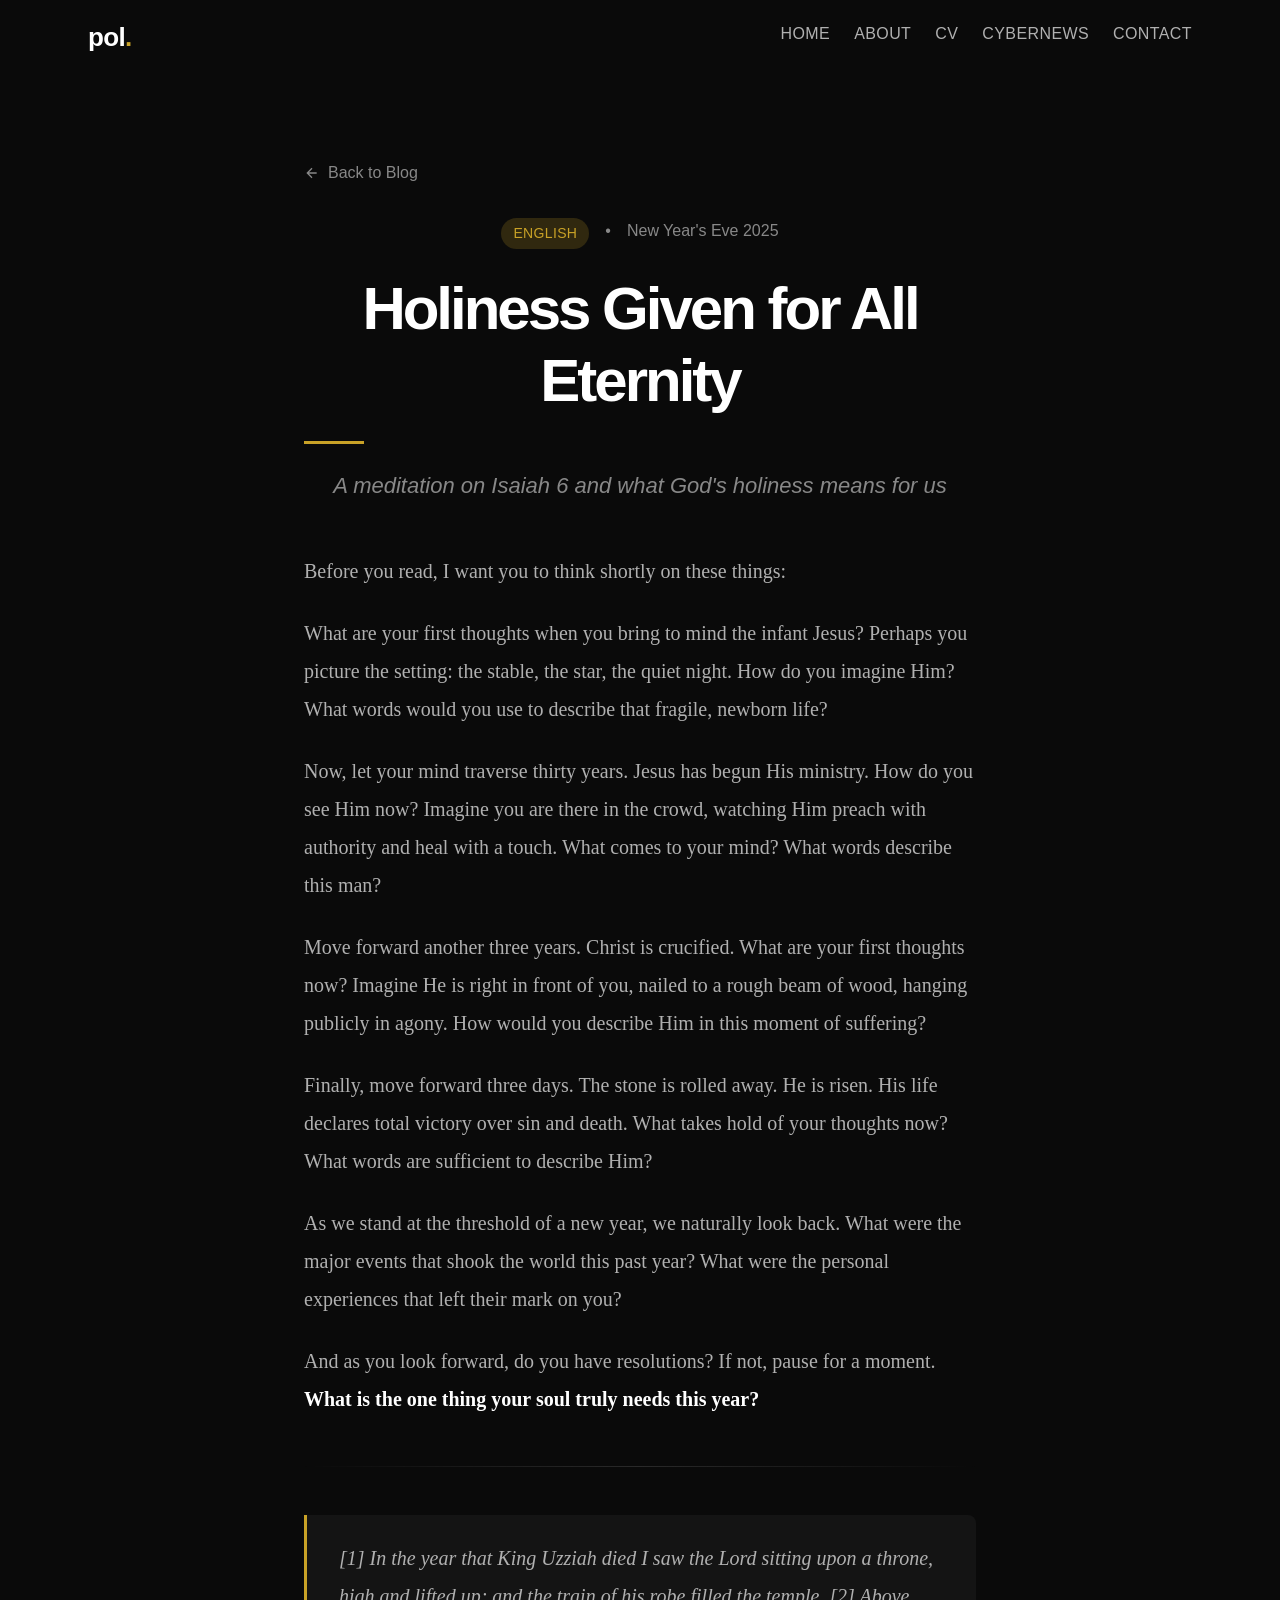
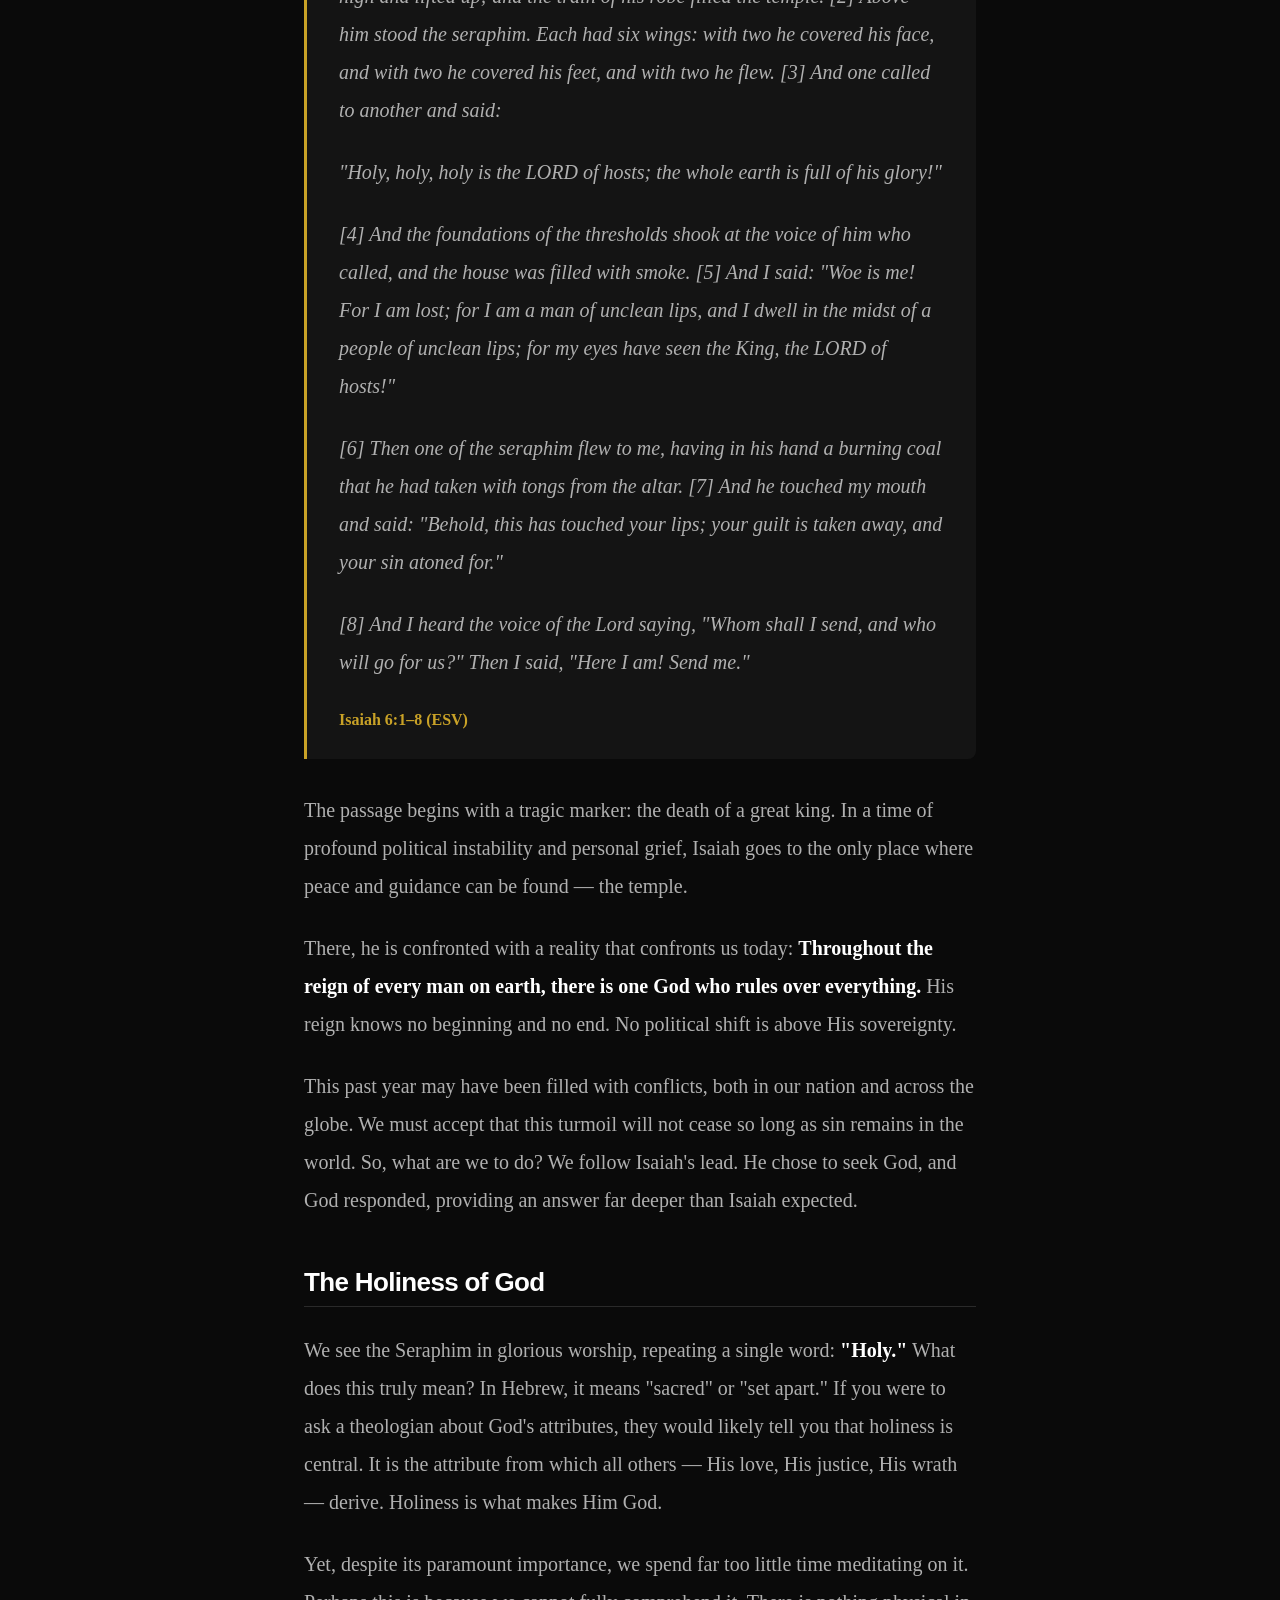
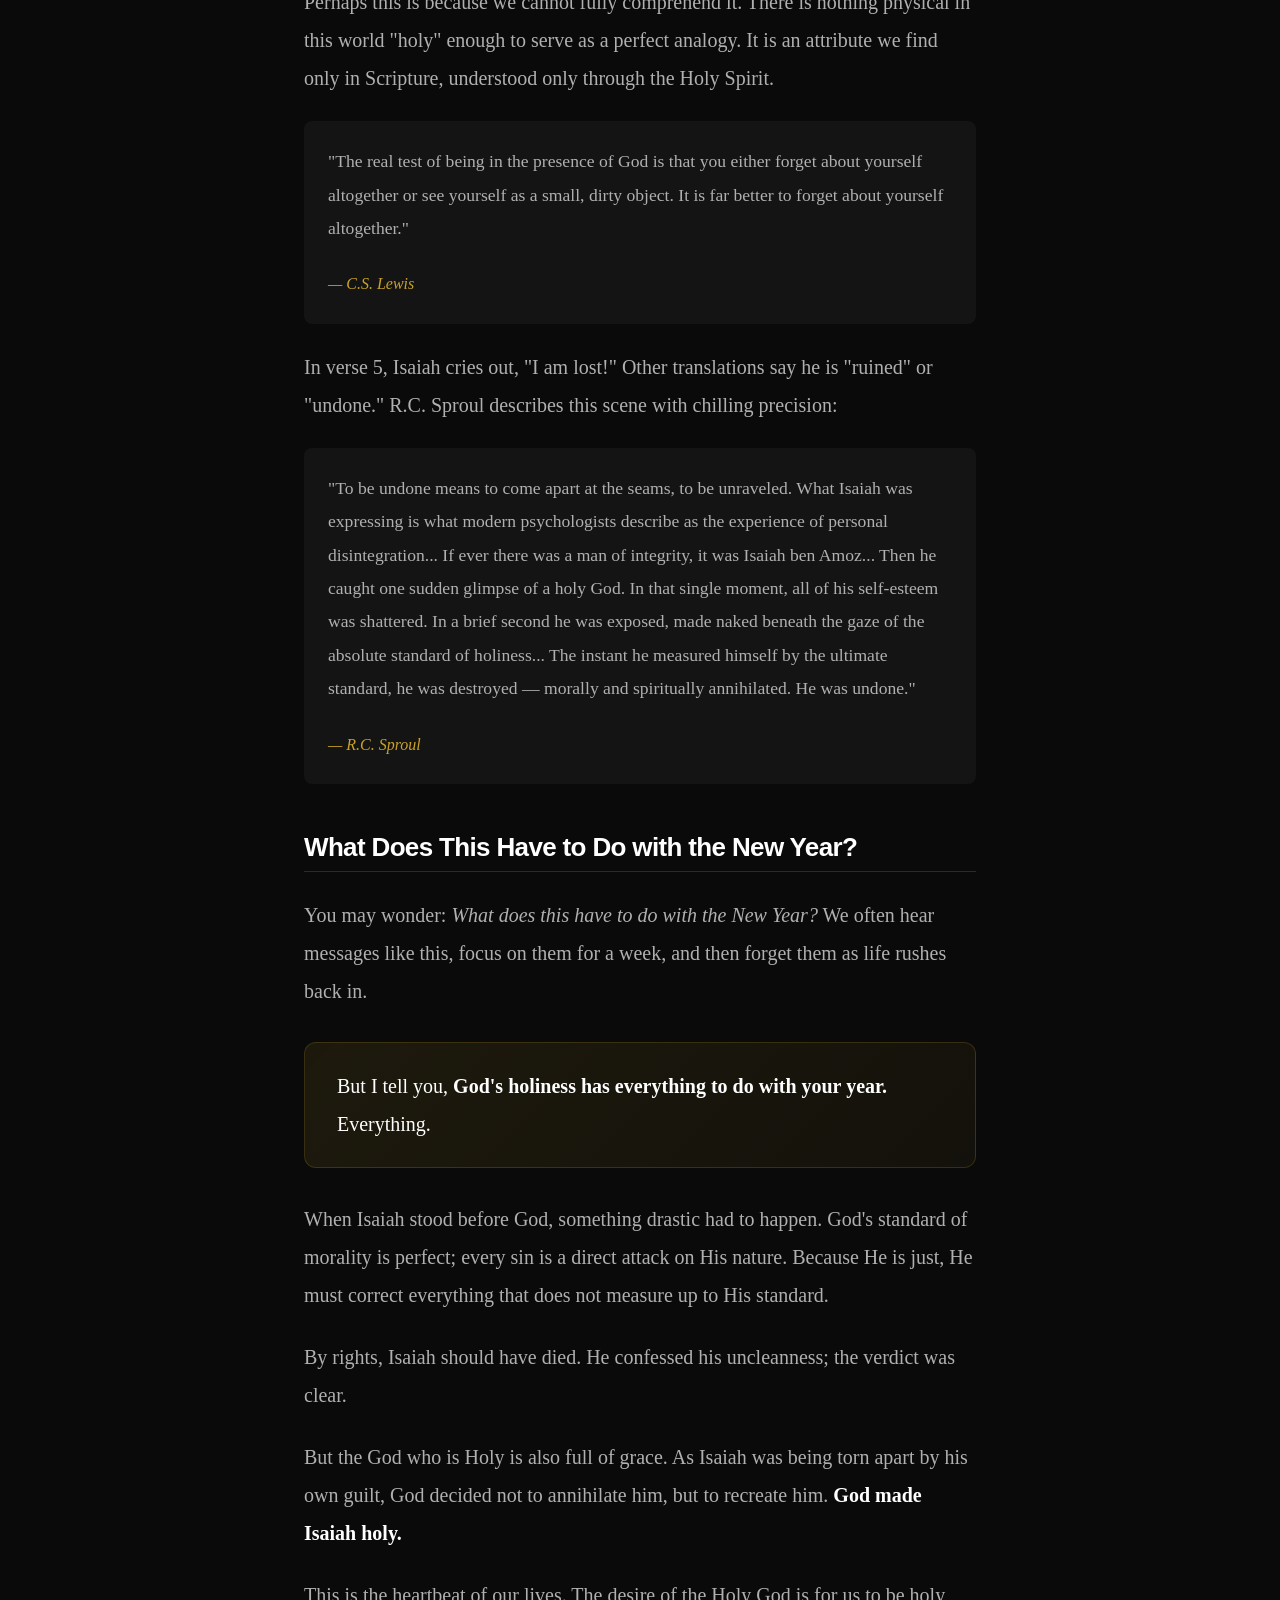
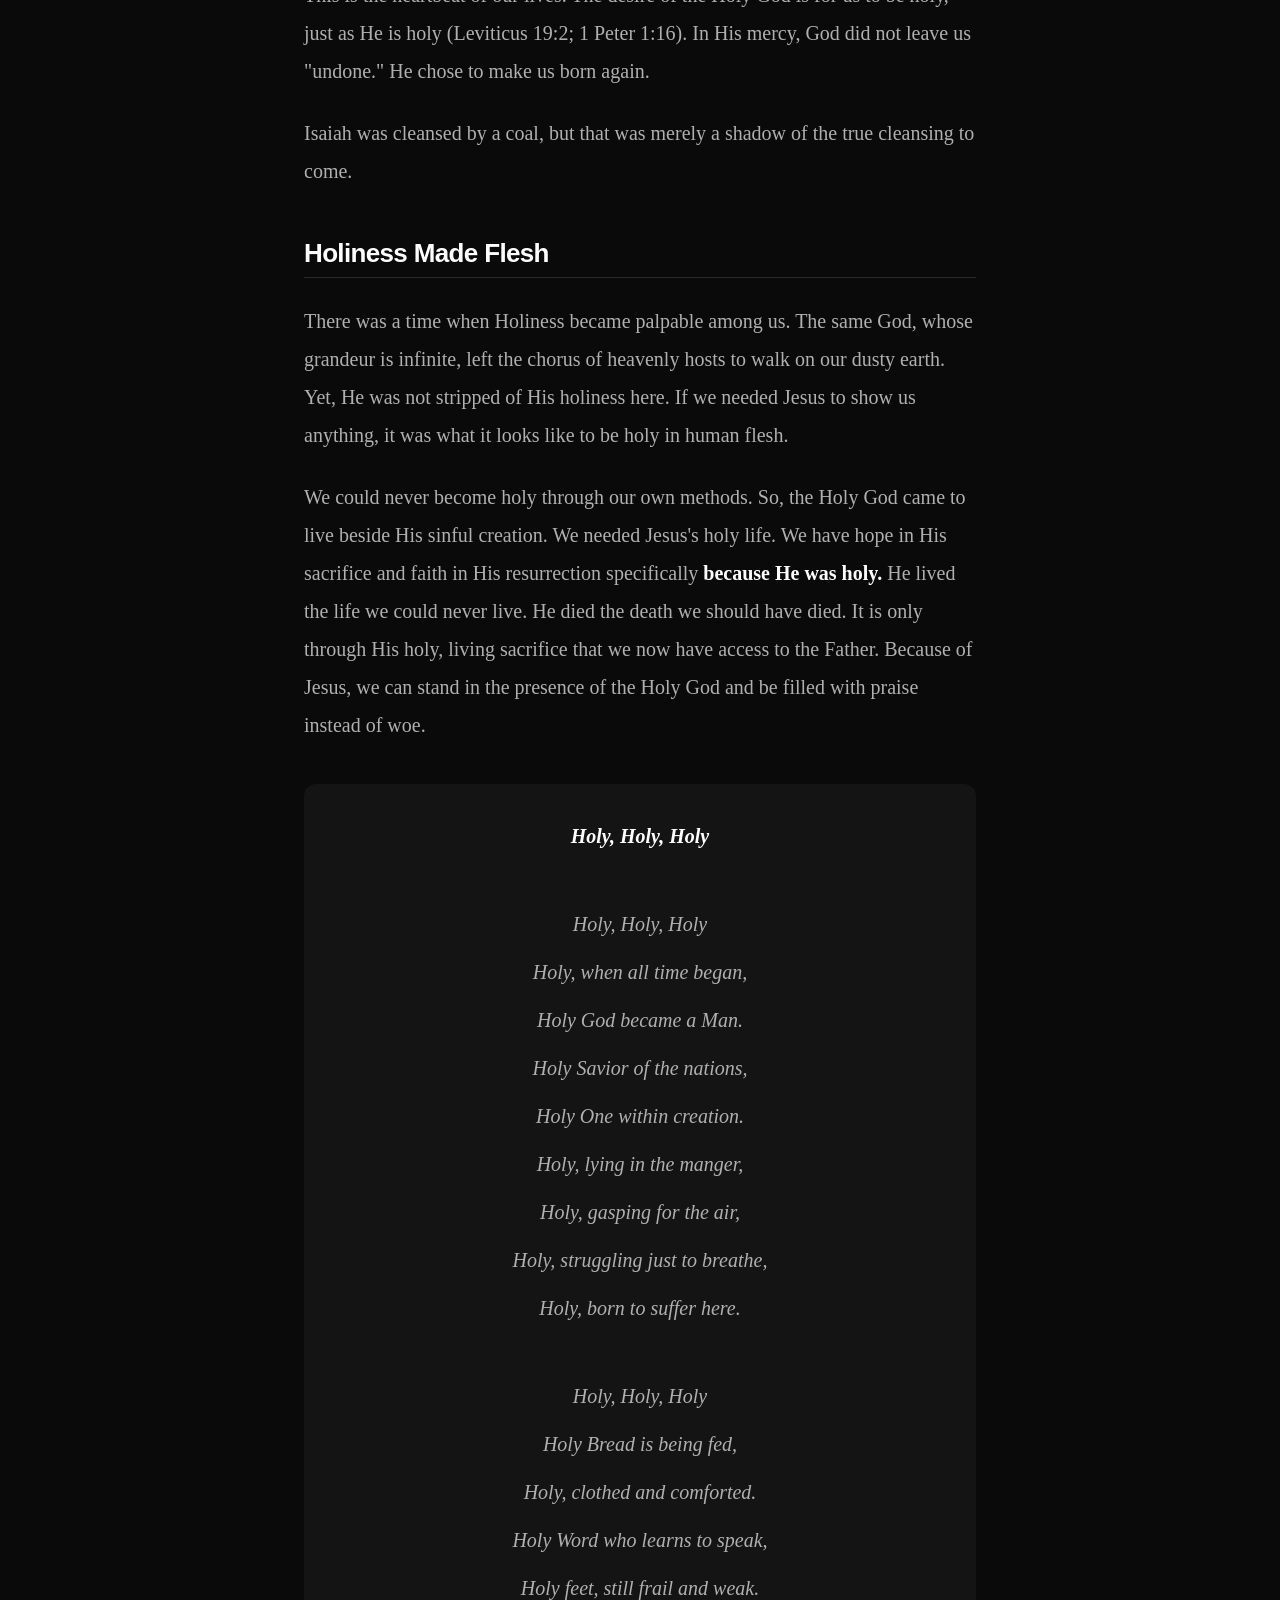
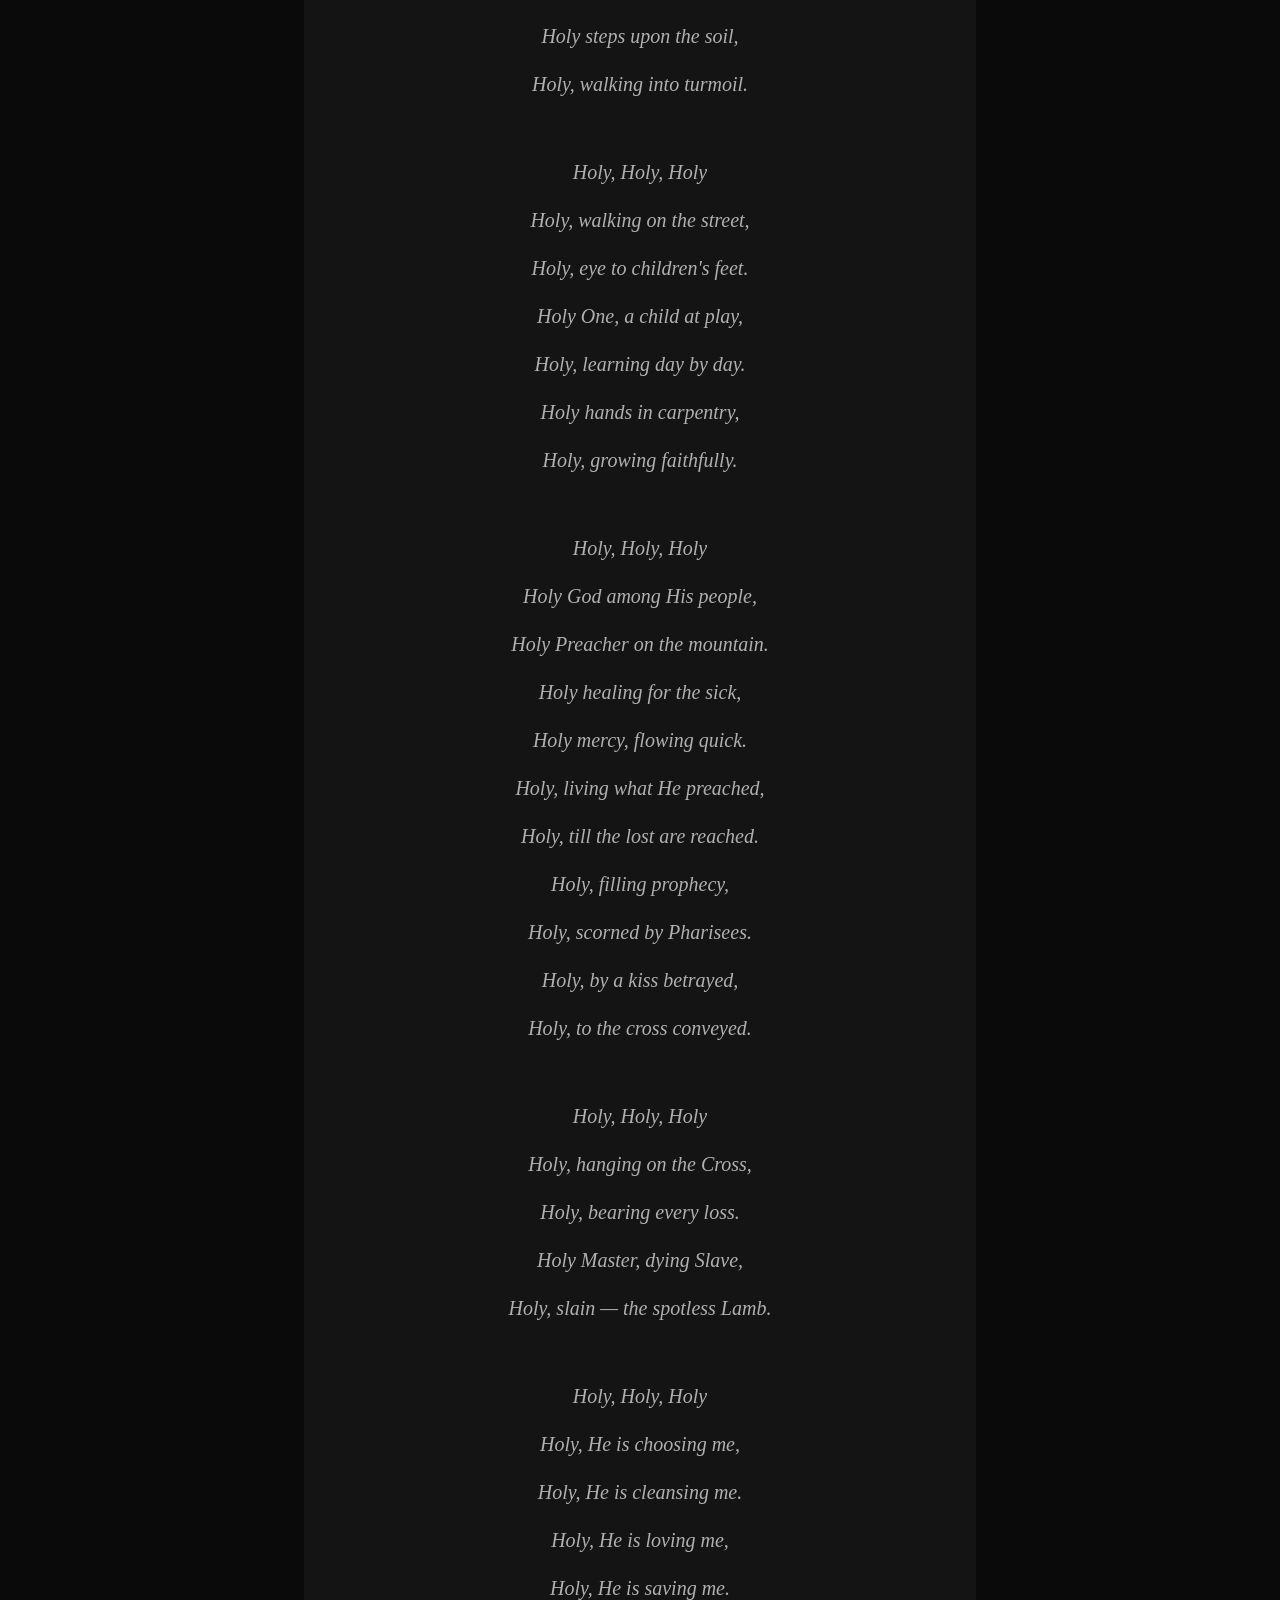
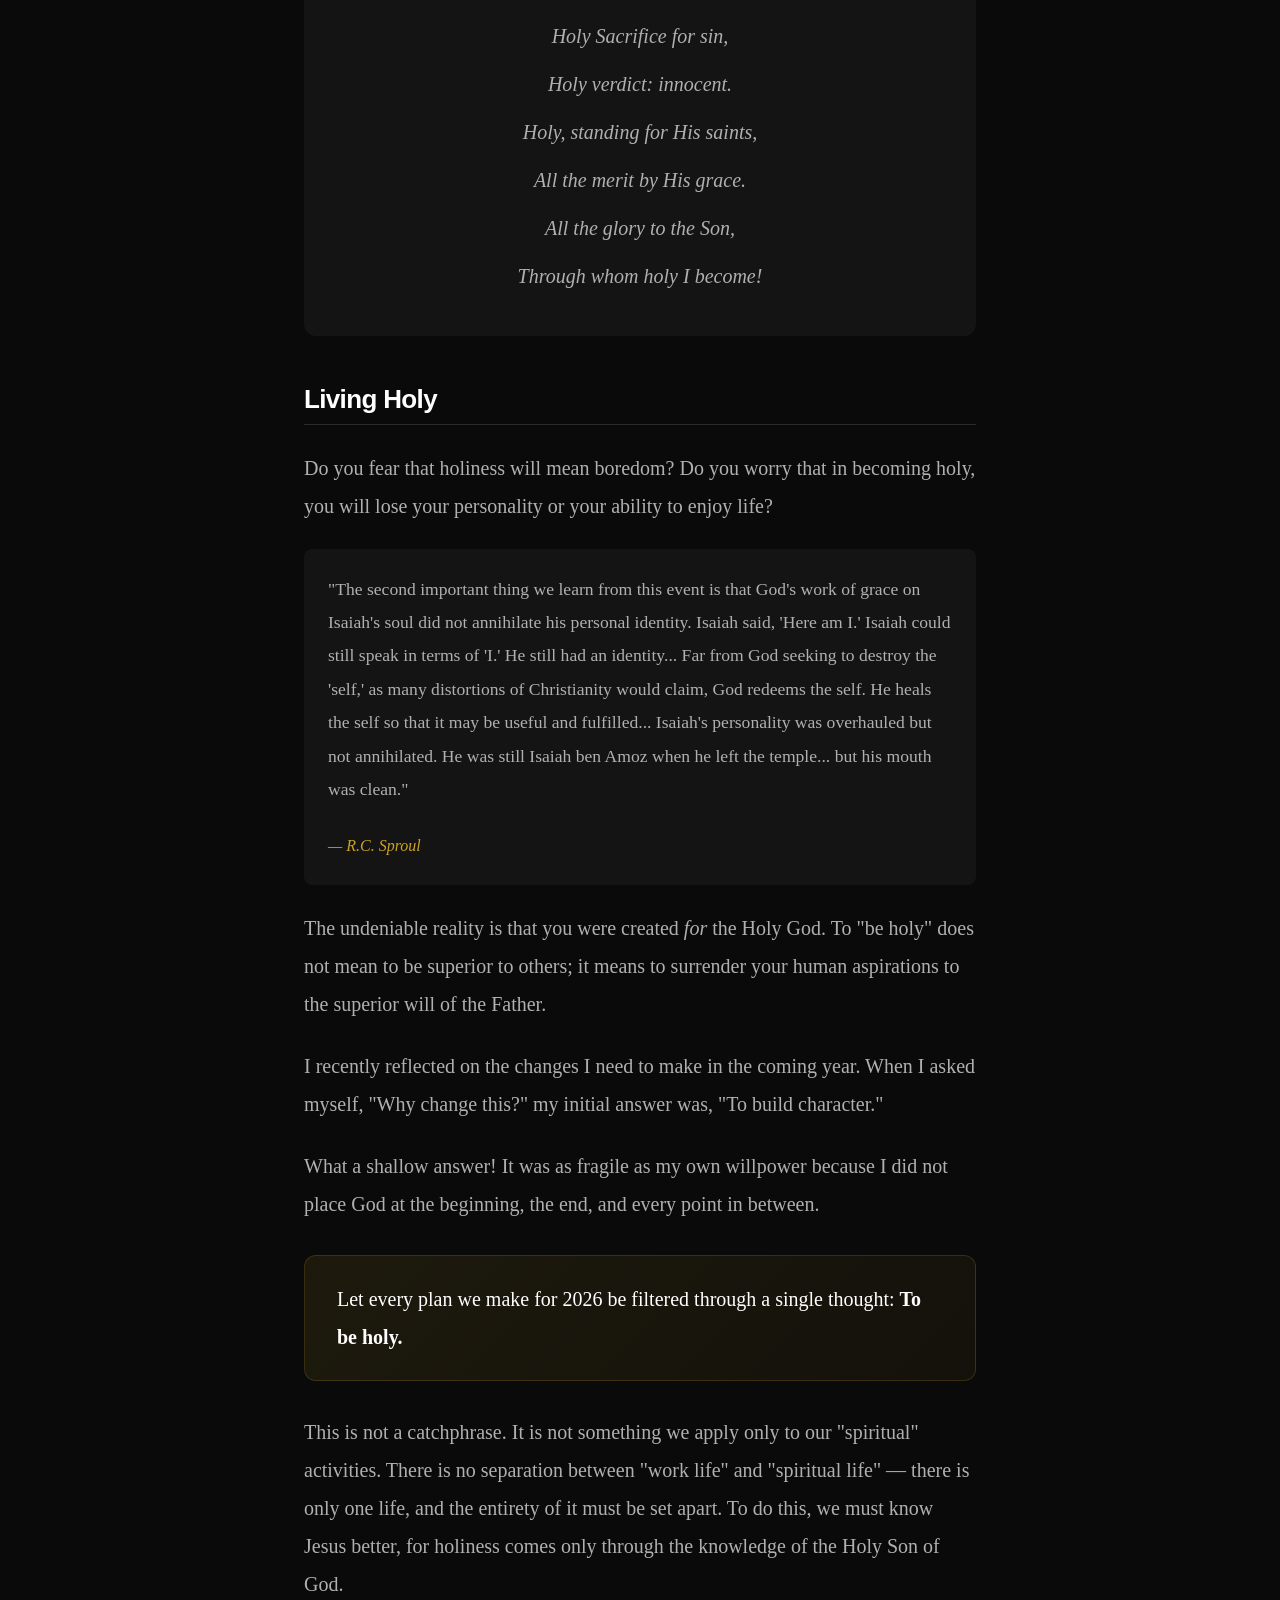
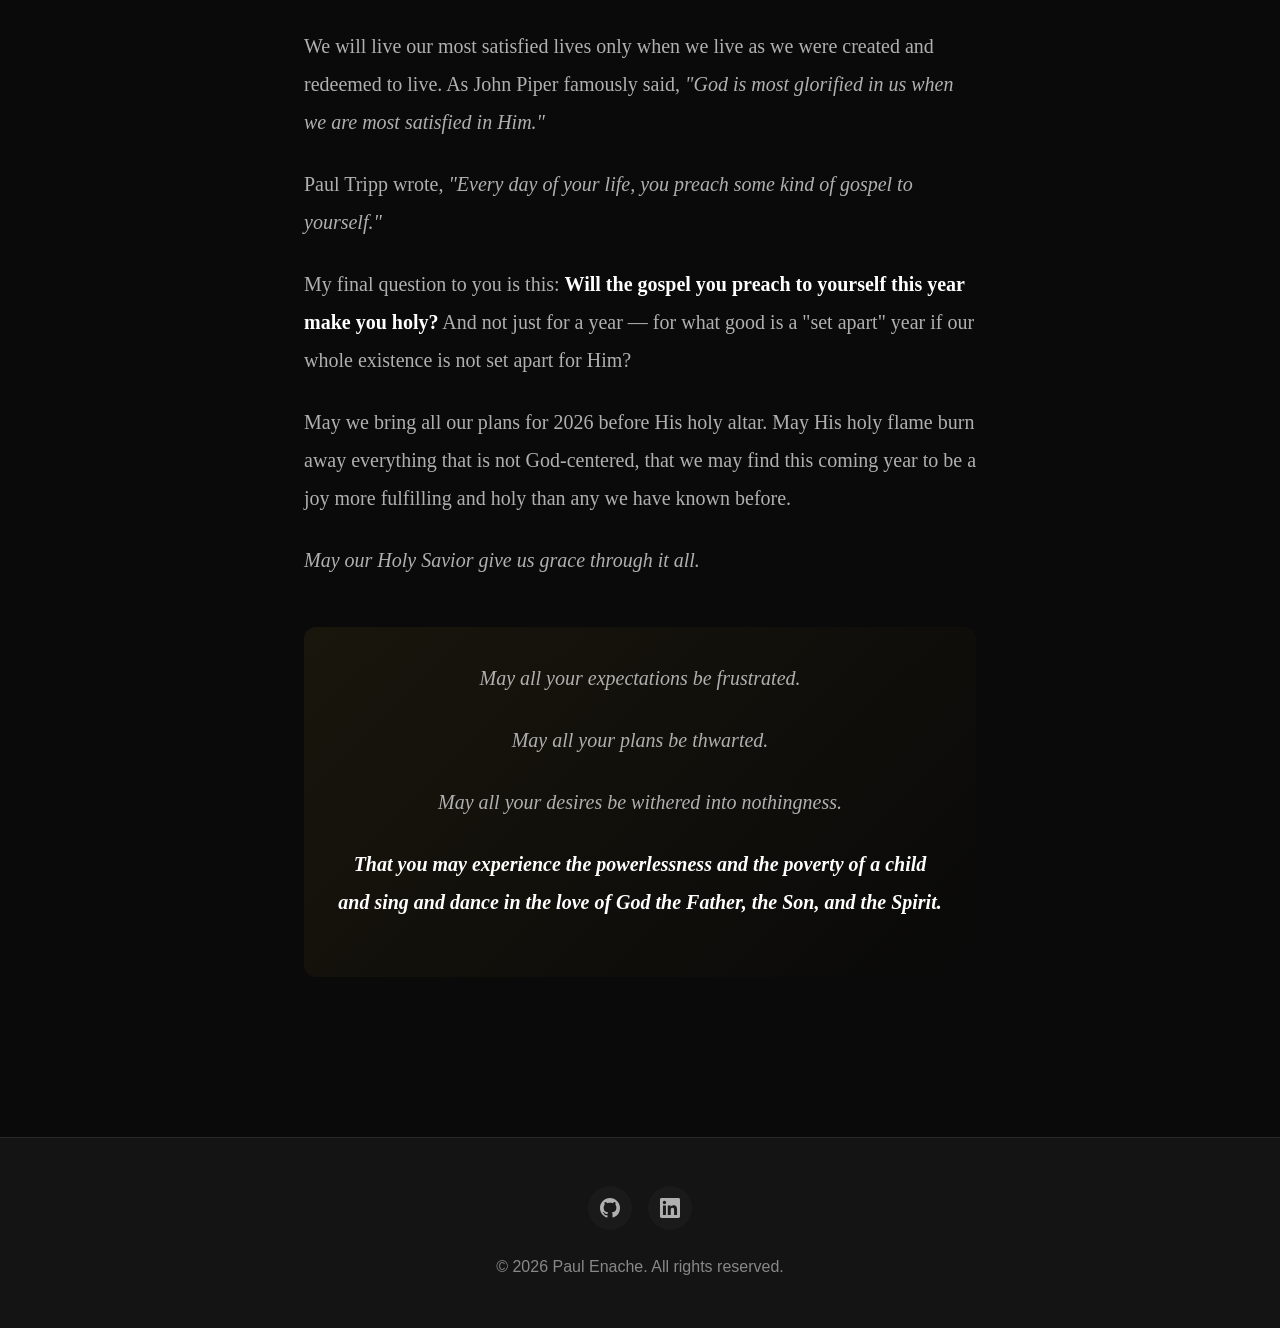
<file: devotional-holiness.html>
<!DOCTYPE html>
<html lang="en">

<head>
    <meta charset="UTF-8">
    <meta http-equiv="Content-Security-Policy"
      content="default-src 'none'; base-uri 'none'; object-src 'none'; script-src 'self'; style-src 'self' 'unsafe-inline' https://fonts.googleapis.com; font-src 'self' https://fonts.gstatic.com; img-src 'self'; connect-src 'none'; form-action 'none'">
    <meta name="referrer" content="strict-origin-when-cross-origin">
    <meta name="viewport" content="width=device-width, initial-scale=1.0">
    <meta name="description" content="A New Year's Eve devotional on God's holiness from Isaiah 6">
    <title>Holiness Given for All Eternity | Devotional</title>
    <link rel="preconnect" href="https://fonts.googleapis.com">
    <link rel="preconnect" href="https://fonts.gstatic.com" crossorigin>
    <link
        href="https://fonts.googleapis.com/css2?family=Inter:wght@400;500;600;700&family=Crimson+Pro:ital,wght@0,400;0,600;1,400&display=swap"
        rel="stylesheet">
    <link rel="stylesheet" href="css/variables.css?v=20260207">
    <link rel="stylesheet" href="css/base.css?v=20260207">
    <link rel="stylesheet" href="css/layout.css?v=20260207">
    <link rel="stylesheet" href="css/components.css?v=20260207">
    <link rel="stylesheet" href="css/animations.css?v=20260207">
    <link rel="stylesheet" href="css/pages.css?v=20260207">
    <style>
        .devotional {
            max-width: 720px;
            margin: 0 auto;
            padding: var(--space-16) var(--space-6);
        }

        .devotional__header {
            text-align: center;
            margin-bottom: var(--space-12);
        }

        .devotional__meta {
            display: flex;
            justify-content: center;
            gap: var(--space-4);
            margin-bottom: var(--space-6);
            font-size: var(--text-sm);
            color: var(--color-text-muted);
        }

        .devotional__title {
            font-size: var(--text-4xl);
            line-height: 1.2;
            margin-bottom: var(--space-4);
        }

        .devotional__subtitle {
            font-size: var(--text-lg);
            color: var(--color-text-muted);
            font-style: italic;
        }

        .devotional__content {
            font-family: 'Crimson Pro', Georgia, serif;
            font-size: 1.25rem;
            line-height: 1.9;
            color: var(--color-text-secondary);
        }

        .devotional__content p {
            margin-bottom: var(--space-6);
        }

        .devotional__content strong {
            color: var(--color-text);
            font-weight: 600;
        }

        .devotional__scripture {
            background: var(--color-surface);
            border-left: 3px solid var(--color-accent);
            padding: var(--space-6) var(--space-8);
            margin: var(--space-8) 0;
            border-radius: 0 var(--radius-md) var(--radius-md) 0;
            font-style: italic;
        }

        .devotional__scripture-ref {
            display: block;
            margin-top: var(--space-4);
            font-style: normal;
            font-weight: 600;
            color: var(--color-accent);
            font-size: var(--text-sm);
        }

        .devotional__section-title {
            font-family: 'Inter', sans-serif;
            font-size: var(--text-xl);
            color: var(--color-text);
            margin-top: var(--space-12);
            margin-bottom: var(--space-6);
            padding-bottom: var(--space-2);
            border-bottom: 1px solid var(--color-border);
        }

        .devotional__highlight {
            background: linear-gradient(135deg, rgba(201, 162, 39, 0.1), rgba(201, 162, 39, 0.05));
            padding: var(--space-6) var(--space-8);
            border-radius: var(--radius-lg);
            margin: var(--space-8) 0;
            border: 1px solid rgba(201, 162, 39, 0.2);
        }

        .devotional__highlight p {
            margin: 0;
            color: var(--color-text);
            font-weight: 500;
        }

        .devotional__poem {
            background: var(--color-surface);
            padding: var(--space-8);
            border-radius: var(--radius-lg);
            margin: var(--space-10) 0;
            font-style: italic;
            text-align: center;
            line-height: 2;
        }

        .devotional__poem p {
            margin-bottom: var(--space-2);
        }

        .devotional__closing {
            text-align: center;
            margin-top: var(--space-12);
            padding: var(--space-8);
            background: linear-gradient(135deg, rgba(201, 162, 39, 0.08), transparent);
            border-radius: var(--radius-lg);
            font-style: italic;
        }

        .devotional__back {
            display: inline-flex;
            align-items: center;
            gap: var(--space-2);
            margin-bottom: var(--space-8);
            color: var(--color-text-muted);
            font-size: var(--text-sm);
            transition: color var(--transition-fast);
        }

        .devotional__back:hover {
            color: var(--color-accent);
        }

        .devotional__quote {
            font-family: 'Crimson Pro', Georgia, serif;
            font-size: 1.1rem;
            color: var(--color-text-muted);
            padding: var(--space-6);
            margin: var(--space-6) 0;
            background: var(--color-surface);
            border-radius: var(--radius-md);
        }

        .devotional__quote cite {
            display: block;
            margin-top: var(--space-3);
            font-size: var(--text-sm);
            color: var(--color-accent);
        }

        hr.devotional__divider {
            border: none;
            height: 1px;
            background: linear-gradient(90deg, transparent, var(--color-border), transparent);
            margin: var(--space-12) 0;
        }

        /* Mobile Responsive Styles */
        @media (max-width: 768px) {
            .devotional {
                padding: var(--space-8) var(--space-4);
            }

            .devotional__title {
                font-size: var(--text-2xl);
            }

            .devotional__subtitle {
                font-size: var(--text-base);
            }

            .devotional__content {
                font-size: 1.1rem;
            }

            .devotional__scripture {
                padding: var(--space-4) var(--space-5);
                margin: var(--space-6) 0;
            }

            .devotional__highlight {
                padding: var(--space-4) var(--space-5);
            }

            .devotional__poem {
                padding: var(--space-5);
            }

            .devotional__quote {
                padding: var(--space-4);
                font-size: 1rem;
            }

            .devotional__section-title {
                font-size: var(--text-lg);
                margin-top: var(--space-8);
            }

            .devotional__closing {
                padding: var(--space-5);
            }
        }
    </style>
</head>

<body>
    <div class="page-wrapper page-transition">
        <header class="header">
            <div class="container">
                <div class="header__inner">
                    <a href="index.html" class="logo">pol<span>.</span></a>
                    <nav class="nav">
                        <button class="nav__toggle"
                            aria-label="Toggle navigation"><span></span><span></span><span></span></button>
                        <ul class="nav__list">
                            <li><a href="index.html" class="nav__link">Home</a></li>
                            <li><a href="about.html" class="nav__link">About</a></li>
                            <li><a href="cv.html" class="nav__link">CV</a></li>
                            <li><a href="cybernews/" class="nav__link">Cybernews</a></li>
                            <li><a href="contact.html" class="nav__link">Contact</a></li>
                        </ul>
                    </nav>
                </div>
            </div>
        </header>

        <main class="main-content">
            <article class="devotional reveal">
                <a href="blog.html" class="devotional__back">
                    <svg width="16" height="16" viewBox="0 0 24 24" fill="none" stroke="currentColor" stroke-width="2">
                        <path d="M19 12H5M12 19l-7-7 7-7" />
                    </svg>
                    Back to Blog
                </a>

                <header class="devotional__header">
                    <div class="devotional__meta">
                        <span class="tag"
                            style="background: rgba(201, 162, 39, 0.2); color: var(--color-accent);">English</span>
                        <span>•</span>
                        <span>New Year's Eve 2025</span>
                    </div>
                    <h1 class="devotional__title">Holiness Given for All Eternity</h1>
                    <hr class="divider">
                    <p class="devotional__subtitle">A meditation on Isaiah 6 and what God's holiness means for us</p>
                </header>

                <div class="devotional__content">
                    <p>Before you read, I want you to think shortly on these things:</p>

                    <p>What are your first thoughts when you bring to mind the infant Jesus? Perhaps you picture the
                        setting: the stable, the star, the quiet night. How do you imagine Him? What words would you use
                        to describe that fragile, newborn life?</p>

                    <p>Now, let your mind traverse thirty years. Jesus has begun His ministry. How do you see Him now?
                        Imagine you are there in the crowd, watching Him preach with authority and heal with a touch.
                        What comes to your mind? What words describe this man?</p>

                    <p>Move forward another three years. Christ is crucified. What are your first thoughts now? Imagine
                        He is right in front of you, nailed to a rough beam of wood, hanging publicly in agony. How
                        would you describe Him in this moment of suffering?</p>

                    <p>Finally, move forward three days. The stone is rolled away. He is risen. His life declares total
                        victory over sin and death. What takes hold of your thoughts now? What words are sufficient to
                        describe Him?</p>

                    <p>As we stand at the threshold of a new year, we naturally look back. What were the major events
                        that shook the world this past year? What were the personal experiences that left their mark on
                        you?</p>

                    <p>And as you look forward, do you have resolutions? If not, pause for a moment. <strong>What is the
                            one thing your soul truly needs this year?</strong></p>

                    <hr class="devotional__divider">

                    <div class="devotional__scripture">
                        <p>[1] In the year that King Uzziah died I saw the Lord sitting upon a throne, high and lifted
                            up; and the train of his robe filled the temple. [2] Above him stood the seraphim. Each had
                            six wings: with two he covered his face, and with two he covered his feet, and with two he
                            flew. [3] And one called to another and said:</p>
                        <p><em>"Holy, holy, holy is the LORD of hosts; the whole earth is full of his glory!"</em></p>
                        <p>[4] And the foundations of the thresholds shook at the voice of him who called, and the house
                            was filled with smoke. [5] And I said: "Woe is me! For I am lost; for I am a man of unclean
                            lips, and I dwell in the midst of a people of unclean lips; for my eyes have seen the King,
                            the LORD of hosts!"</p>
                        <p>[6] Then one of the seraphim flew to me, having in his hand a burning coal that he had taken
                            with tongs from the altar. [7] And he touched my mouth and said: "Behold, this has touched
                            your lips; your guilt is taken away, and your sin atoned for."</p>
                        <p>[8] And I heard the voice of the Lord saying, "Whom shall I send, and who will go for us?"
                            Then I said, "Here I am! Send me."</p>
                        <span class="devotional__scripture-ref">Isaiah 6:1–8 (ESV)</span>
                    </div>

                    <p>The passage begins with a tragic marker: the death of a great king. In a time of profound
                        political instability and personal grief, Isaiah goes to the only place where peace and guidance
                        can be found — the temple.</p>

                    <p>There, he is confronted with a reality that confronts us today: <strong>Throughout the reign of
                            every man on earth, there is one God who rules over everything.</strong> His reign knows no
                        beginning and no end. No political shift is above His sovereignty.</p>

                    <p>This past year may have been filled with conflicts, both in our nation and across the globe. We
                        must accept that this turmoil will not cease so long as sin remains in the world. So, what are
                        we to do? We follow Isaiah's lead. He chose to seek God, and God responded, providing an answer
                        far deeper than Isaiah expected.</p>

                    <h3 class="devotional__section-title">The Holiness of God</h3>

                    <p>We see the Seraphim in glorious worship, repeating a single word: <strong>"Holy."</strong> What
                        does this truly mean? In Hebrew, it means "sacred" or "set apart." If you were to ask a
                        theologian about God's attributes, they would likely tell you that holiness is central. It is
                        the attribute from which all others — His love, His justice, His wrath — derive. Holiness is
                        what makes Him God.</p>

                    <p>Yet, despite its paramount importance, we spend far too little time meditating on it. Perhaps
                        this is because we cannot fully comprehend it. There is nothing physical in this world "holy"
                        enough to serve as a perfect analogy. It is an attribute we find only in Scripture, understood
                        only through the Holy Spirit.</p>

                    <div class="devotional__quote">
                        <p>"The real test of being in the presence of God is that you either forget about yourself
                            altogether or see yourself as a small, dirty object. It is far better to forget about
                            yourself altogether."</p>
                        <cite>— C.S. Lewis</cite>
                    </div>

                    <p>In verse 5, Isaiah cries out, "I am lost!" Other translations say he is "ruined" or "undone."
                        R.C. Sproul describes this scene with chilling precision:</p>

                    <div class="devotional__quote">
                        <p>"To be undone means to come apart at the seams, to be unraveled. What Isaiah was expressing
                            is what modern psychologists describe as the experience of personal disintegration... If
                            ever there was a man of integrity, it was Isaiah ben Amoz... Then he caught one sudden
                            glimpse of a holy God. In that single moment, all of his self-esteem was shattered. In a
                            brief second he was exposed, made naked beneath the gaze of the absolute standard of
                            holiness... The instant he measured himself by the ultimate standard, he was destroyed —
                            morally and spiritually annihilated. He was undone."</p>
                        <cite>— R.C. Sproul</cite>
                    </div>

                    <h3 class="devotional__section-title">What Does This Have to Do with the New Year?</h3>

                    <p>You may wonder: <em>What does this have to do with the New Year?</em> We often hear messages like
                        this, focus on them for a week, and then forget them as life rushes back in.</p>

                    <div class="devotional__highlight">
                        <p>But I tell you, <strong>God's holiness has everything to do with your year.</strong>
                            Everything.</p>
                    </div>

                    <p>When Isaiah stood before God, something drastic had to happen. God's standard of morality is
                        perfect; every sin is a direct attack on His nature. Because He is just, He must correct
                        everything that does not measure up to His standard.</p>

                    <p>By rights, Isaiah should have died. He confessed his uncleanness; the verdict was clear.</p>

                    <p>But the God who is Holy is also full of grace. As Isaiah was being torn apart by his own guilt,
                        God decided not to annihilate him, but to recreate him. <strong>God made Isaiah holy.</strong>
                    </p>

                    <p>This is the heartbeat of our lives. The desire of the Holy God is for us to be holy, just as He
                        is holy (Leviticus 19:2; 1 Peter 1:16). In His mercy, God did not leave us "undone." He chose to
                        make us born again.</p>

                    <p>Isaiah was cleansed by a coal, but that was merely a shadow of the true cleansing to come.</p>

                    <h3 class="devotional__section-title">Holiness Made Flesh</h3>

                    <p>There was a time when Holiness became palpable among us. The same God, whose grandeur is
                        infinite, left the chorus of heavenly hosts to walk on our dusty earth. Yet, He was not stripped
                        of His holiness here. If we needed Jesus to show us anything, it was what it looks like to be
                        holy in human flesh.</p>

                    <p>We could never become holy through our own methods. So, the Holy God came to live beside His
                        sinful creation. We needed Jesus's holy life. We have hope in His sacrifice and faith in His
                        resurrection specifically <strong>because He was holy.</strong> He lived the life we could never
                        live. He died the death we should have died. It is only through His holy, living sacrifice that
                        we now have access to the Father. Because of Jesus, we can stand in the presence of the Holy God
                        and be filled with praise instead of woe.</p>

                    <div class="devotional__poem">
                        <p><strong>Holy, Holy, Holy</strong></p>
                        <br>
                        <p><em>Holy, Holy, Holy</em></p>
                        <p>Holy, when all time began,</p>
                        <p>Holy God became a Man.</p>
                        <p>Holy Savior of the nations,</p>
                        <p>Holy One within creation.</p>
                        <p>Holy, lying in the manger,</p>
                        <p>Holy, gasping for the air,</p>
                        <p>Holy, struggling just to breathe,</p>
                        <p>Holy, born to suffer here.</p>
                        <br>
                        <p><em>Holy, Holy, Holy</em></p>
                        <p>Holy Bread is being fed,</p>
                        <p>Holy, clothed and comforted.</p>
                        <p>Holy Word who learns to speak,</p>
                        <p>Holy feet, still frail and weak.</p>
                        <p>Holy steps upon the soil,</p>
                        <p>Holy, walking into turmoil.</p>
                        <br>
                        <p><em>Holy, Holy, Holy</em></p>
                        <p>Holy, walking on the street,</p>
                        <p>Holy, eye to children's feet.</p>
                        <p>Holy One, a child at play,</p>
                        <p>Holy, learning day by day.</p>
                        <p>Holy hands in carpentry,</p>
                        <p>Holy, growing faithfully.</p>
                        <br>
                        <p><em>Holy, Holy, Holy</em></p>
                        <p>Holy God among His people,</p>
                        <p>Holy Preacher on the mountain.</p>
                        <p>Holy healing for the sick,</p>
                        <p>Holy mercy, flowing quick.</p>
                        <p>Holy, living what He preached,</p>
                        <p>Holy, till the lost are reached.</p>
                        <p>Holy, filling prophecy,</p>
                        <p>Holy, scorned by Pharisees.</p>
                        <p>Holy, by a kiss betrayed,</p>
                        <p>Holy, to the cross conveyed.</p>
                        <br>
                        <p><em>Holy, Holy, Holy</em></p>
                        <p>Holy, hanging on the Cross,</p>
                        <p>Holy, bearing every loss.</p>
                        <p>Holy Master, dying Slave,</p>
                        <p>Holy, slain — the spotless Lamb.</p>
                        <br>
                        <p><em>Holy, Holy, Holy</em></p>
                        <p>Holy, He is choosing me,</p>
                        <p>Holy, He is cleansing me.</p>
                        <p>Holy, He is loving me,</p>
                        <p>Holy, He is saving me.</p>
                        <p>Holy Sacrifice for sin,</p>
                        <p>Holy verdict: innocent.</p>
                        <p>Holy, standing for His saints,</p>
                        <p>All the merit by His grace.</p>
                        <p>All the glory to the Son,</p>
                        <p>Through whom holy I become!</p>
                    </div>

                    <h3 class="devotional__section-title">Living Holy</h3>

                    <p>Do you fear that holiness will mean boredom? Do you worry that in becoming holy, you will lose
                        your personality or your ability to enjoy life?</p>

                    <div class="devotional__quote">
                        <p>"The second important thing we learn from this event is that God's work of grace on Isaiah's
                            soul did not annihilate his personal identity. Isaiah said, 'Here am I.' Isaiah could still
                            speak in terms of 'I.' He still had an identity... Far from God seeking to destroy the
                            'self,' as many distortions of Christianity would claim, God redeems the self. He heals the
                            self so that it may be useful and fulfilled... Isaiah's personality was overhauled but not
                            annihilated. He was still Isaiah ben Amoz when he left the temple... but his mouth was
                            clean."</p>
                        <cite>— R.C. Sproul</cite>
                    </div>

                    <p>The undeniable reality is that you were created <em>for</em> the Holy God. To "be holy" does not
                        mean to be superior to others; it means to surrender your human aspirations to the superior will
                        of the Father.</p>

                    <p>I recently reflected on the changes I need to make in the coming year. When I asked myself, "Why
                        change this?" my initial answer was, "To build character."</p>

                    <p>What a shallow answer! It was as fragile as my own willpower because I did not place God at the
                        beginning, the end, and every point in between.</p>

                    <div class="devotional__highlight">
                        <p>Let every plan we make for 2026 be filtered through a single thought: <strong>To be
                                holy.</strong></p>
                    </div>

                    <p>This is not a catchphrase. It is not something we apply only to our "spiritual" activities. There
                        is no separation between "work life" and "spiritual life" — there is only one life, and the
                        entirety of it must be set apart. To do this, we must know Jesus better, for holiness comes only
                        through the knowledge of the Holy Son of God.</p>

                    <p>We will live our most satisfied lives only when we live as we were created and redeemed to live.
                        As John Piper famously said, <em>"God is most glorified in us when we are most satisfied in
                            Him."</em></p>

                    <p>Paul Tripp wrote, <em>"Every day of your life, you preach some kind of gospel to yourself."</em>
                    </p>

                    <p>My final question to you is this: <strong>Will the gospel you preach to yourself this year make
                            you holy?</strong> And not just for a year — for what good is a "set apart" year if our
                        whole existence is not set apart for Him?</p>

                    <p>May we bring all our plans for 2026 before His holy altar. May His holy flame burn away
                        everything that is not God-centered, that we may find this coming year to be a joy more
                        fulfilling and holy than any we have known before.</p>

                    <p><em>May our Holy Savior give us grace through it all.</em></p>

                    <div class="devotional__closing">
                        <p>May all your expectations be frustrated.</p>
                        <p>May all your plans be thwarted.</p>
                        <p>May all your desires be withered into nothingness.</p>
                        <p><strong>That you may experience the powerlessness and the poverty of a child and sing and
                                dance in the love of God the Father, the Son, and the Spirit.</strong></p>
                    </div>
                </div>
            </article>
        </main>

        <footer class="footer">
            <div class="container">
                <div class="footer__inner">
                    <div class="footer__social">
                        <a href="https://github.com/3nachePaul" class="footer__social-link" aria-label="GitHub"><svg
                                xmlns="http://www.w3.org/2000/svg" viewBox="0 0 24 24" fill="currentColor">
                                <path
                                    d="M12 0C5.37 0 0 5.37 0 12c0 5.31 3.435 9.795 8.205 11.385.6.105.825-.255.825-.57 0-.285-.015-1.23-.015-2.235-3.015.555-3.795-.735-4.035-1.41-.135-.345-.72-1.41-1.23-1.695-.42-.225-1.02-.78-.015-.795.945-.015 1.62.87 1.845 1.23 1.08 1.815 2.805 1.305 3.495.99.105-.78.42-1.305.765-1.605-2.67-.3-5.46-1.335-5.46-5.925 0-1.305.465-2.385 1.23-3.225-.12-.3-.54-1.53.12-3.18 0 0 1.005-.315 3.3 1.23.96-.27 1.98-.405 3-.405s2.04.135 3 .405c2.295-1.56 3.3-1.23 3.3-1.23.66 1.65.24 2.88.12 3.18.765.84 1.23 1.905 1.23 3.225 0 4.605-2.805 5.625-5.475 5.925.435.375.81 1.095.81 2.22 0 1.605-.015 2.895-.015 3.3 0 .315.225.69.825.57A12.02 12.02 0 0024 12c0-6.63-5.37-12-12-12z" />
                            </svg></a>
                        <a href="https://www.linkedin.com/in/paul-enache-/" class="footer__social-link"
                            aria-label="LinkedIn"><svg xmlns="http://www.w3.org/2000/svg" viewBox="0 0 24 24"
                                fill="currentColor">
                                <path
                                    d="M20.447 20.452h-3.554v-5.569c0-1.328-.027-3.037-1.852-3.037-1.853 0-2.136 1.445-2.136 2.939v5.667H9.351V9h3.414v1.561h.046c.477-.9 1.637-1.85 3.37-1.85 3.601 0 4.267 2.37 4.267 5.455v6.286zM5.337 7.433a2.062 2.062 0 01-2.063-2.065 2.064 2.064 0 112.063 2.065zm1.782 13.019H3.555V9h3.564v11.452zM22.225 0H1.771C.792 0 0 .774 0 1.729v20.542C0 23.227.792 24 1.771 24h20.451C23.2 24 24 23.227 24 22.271V1.729C24 .774 23.2 0 22.222 0h.003z" />
                            </svg></a>
                    </div>
                    <p class="footer__copyright">© 2026 Paul Enache. All rights reserved.</p>
                </div>
            </div>
        </footer>
    </div>
    <script src="js/main.js?v=20260207" defer></script>
    <script src="js/animations.js?v=20260207" defer></script>
    <script src="js/navigation.js?v=20260207" defer></script>
</body>

</html>
</file>
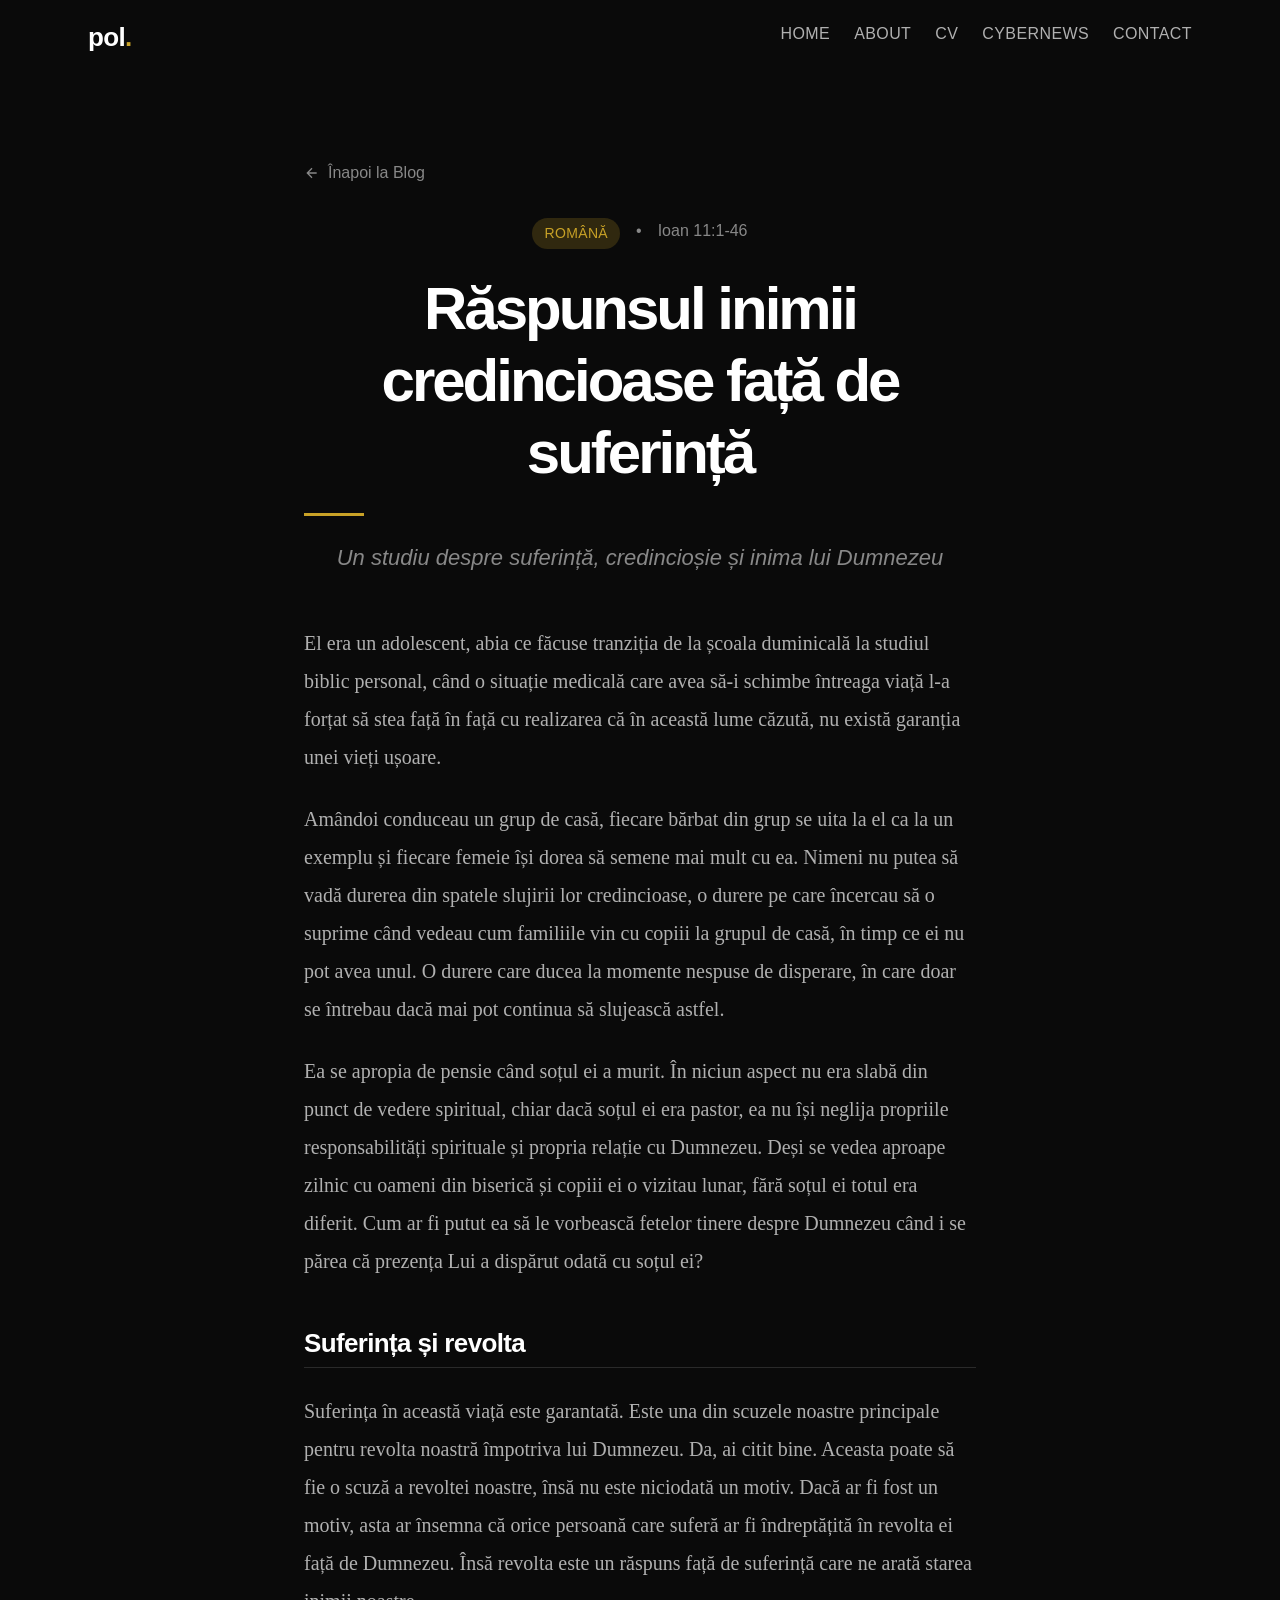
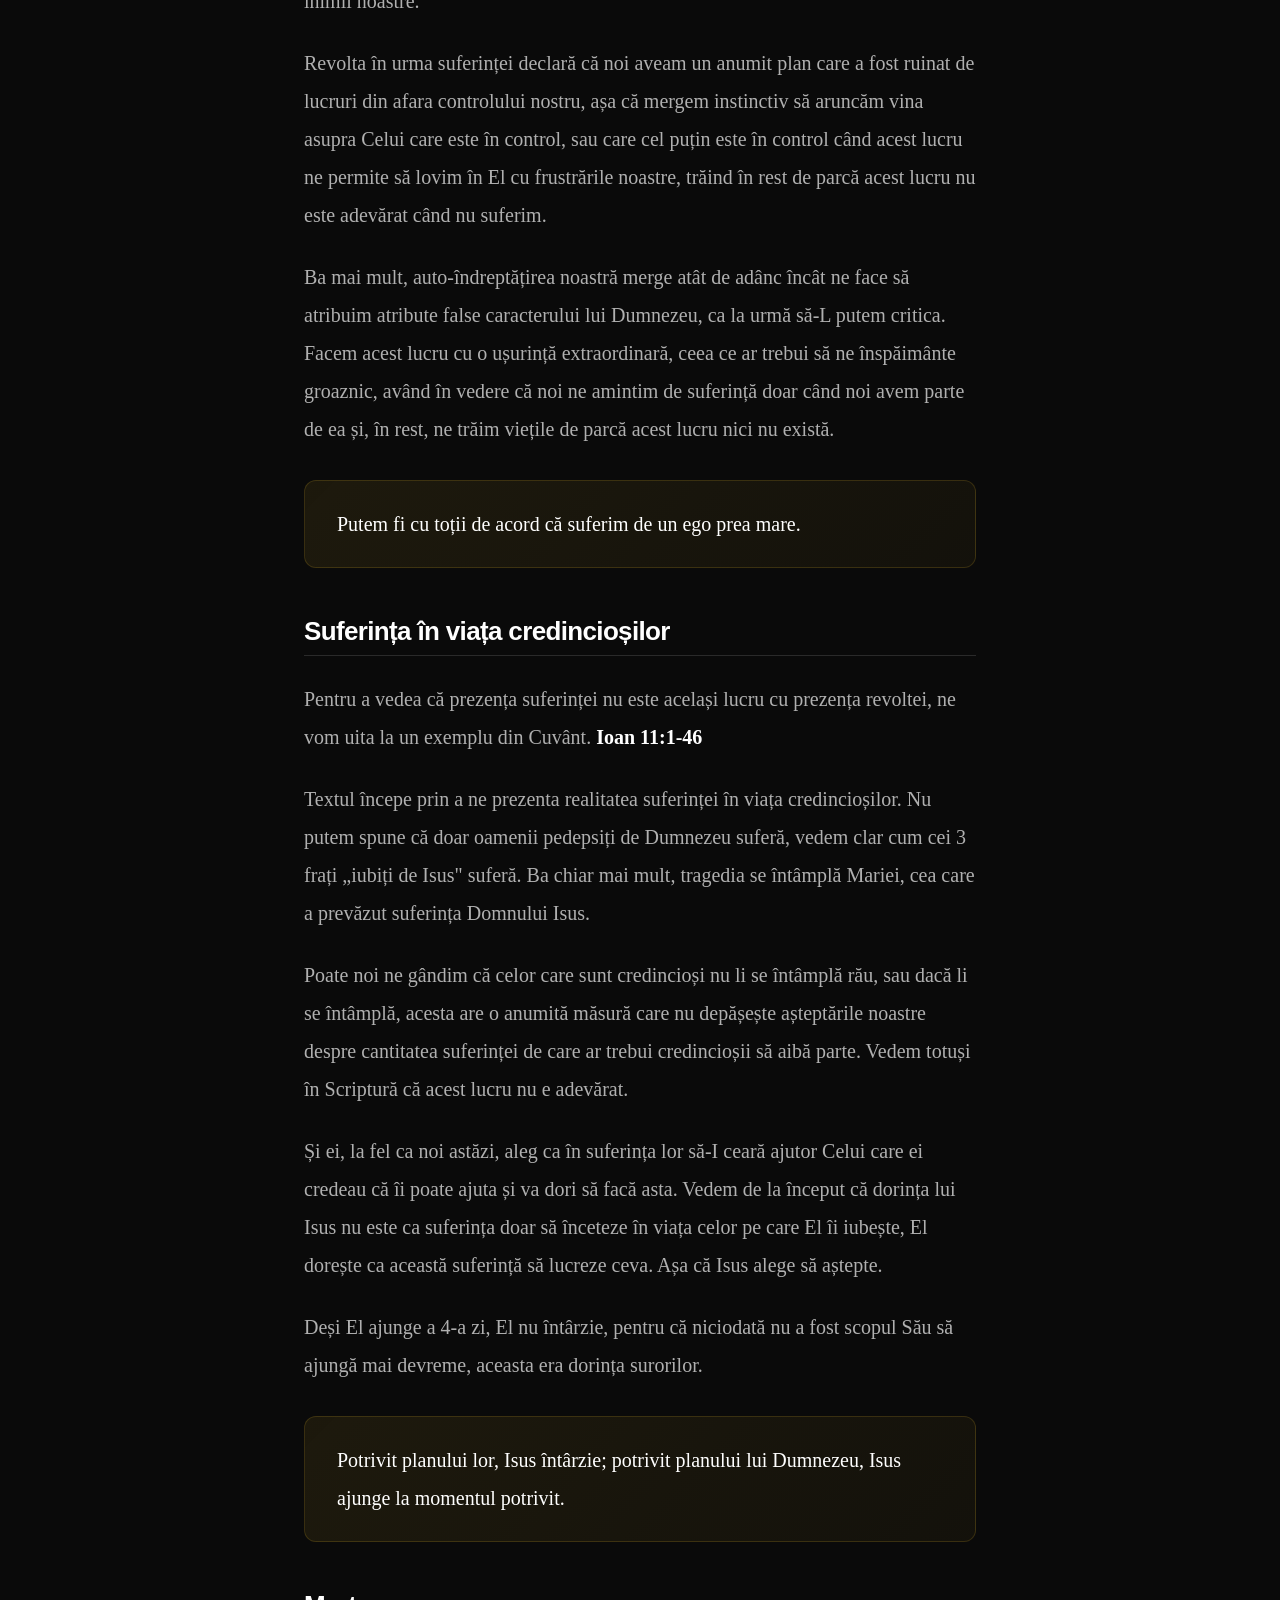
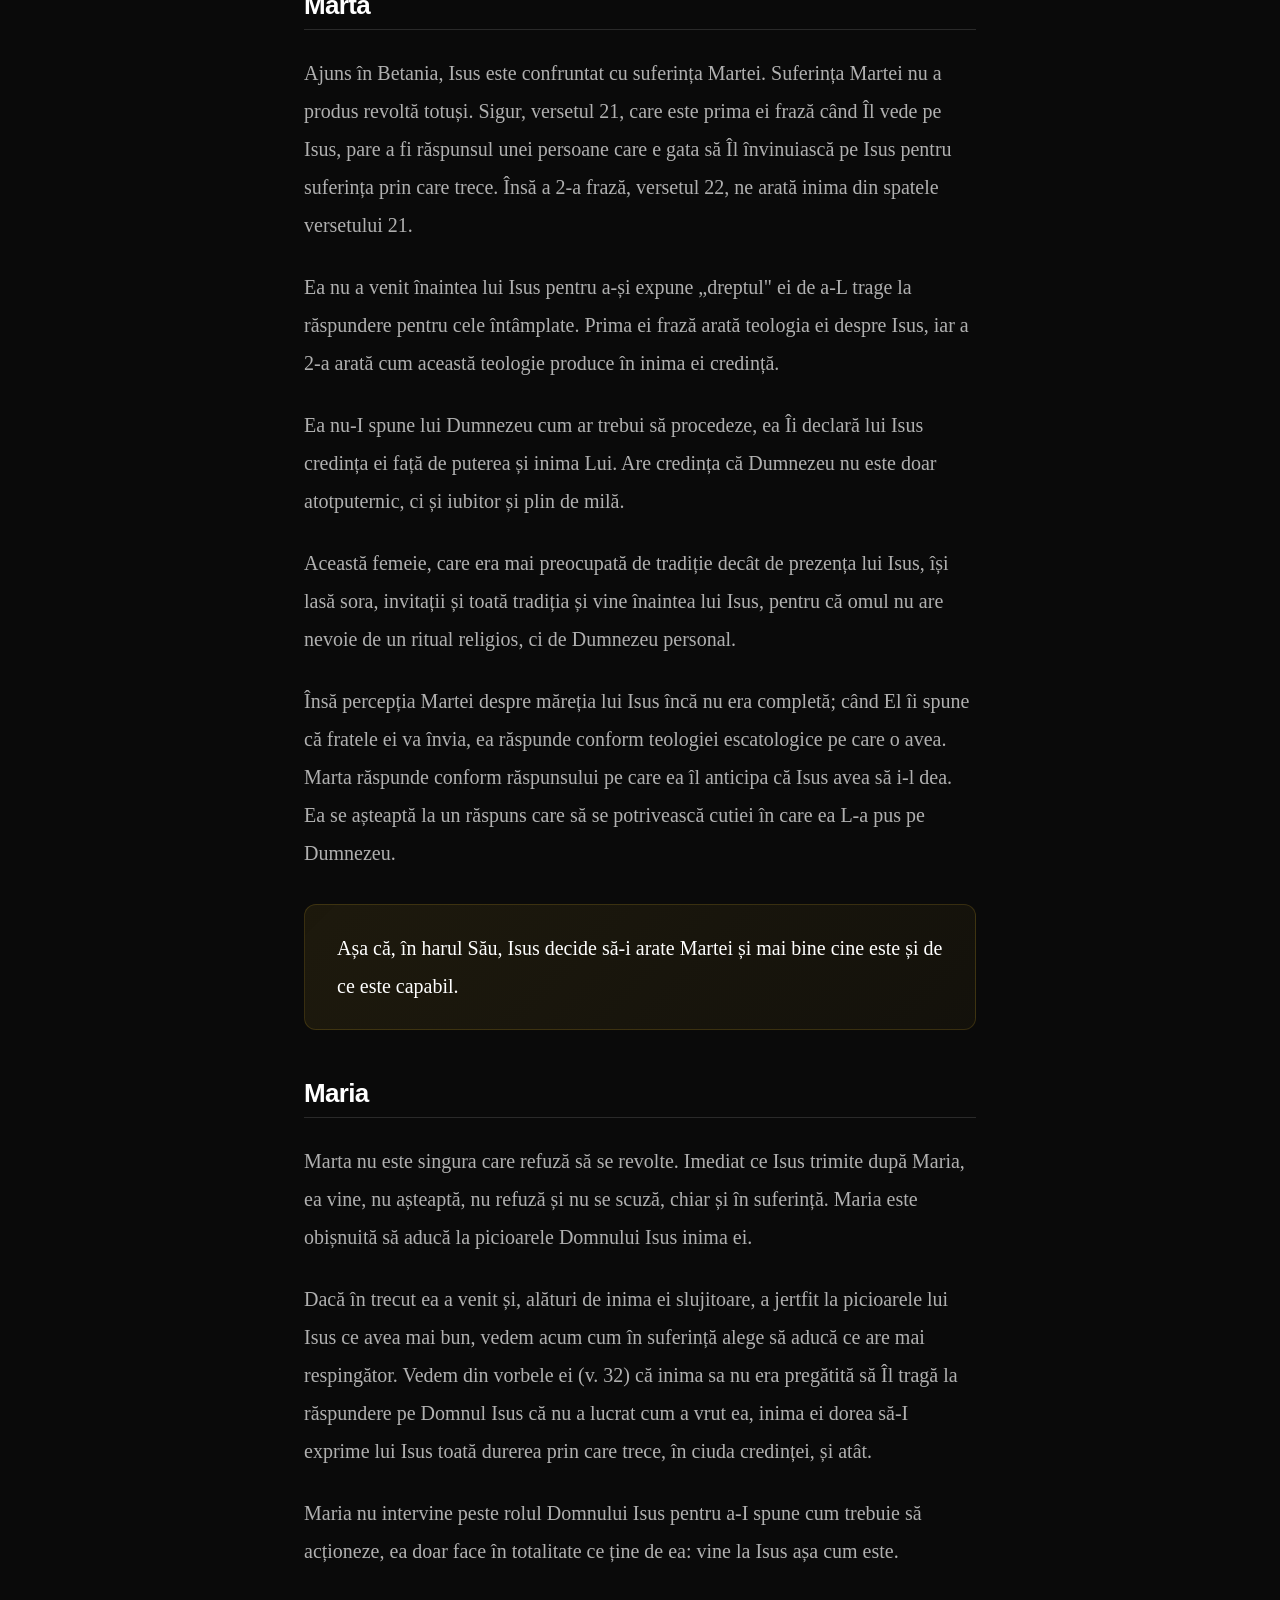
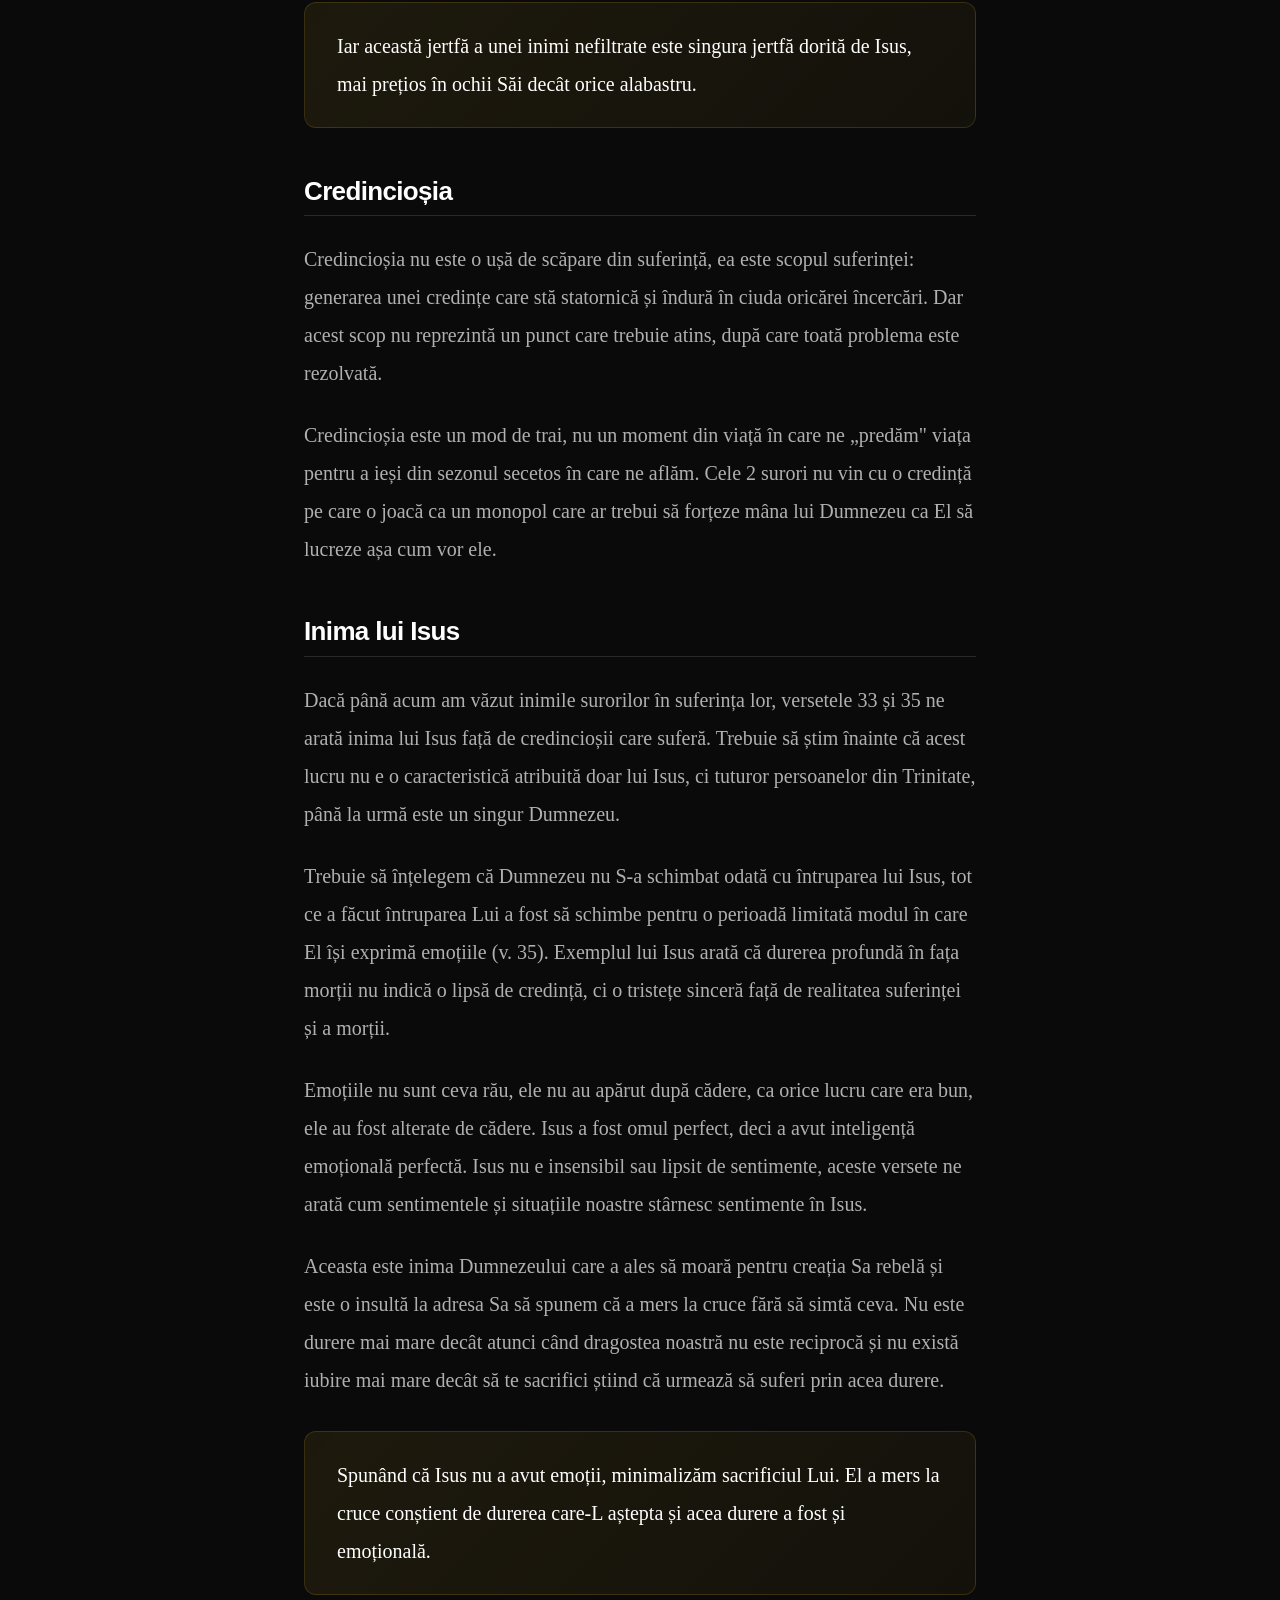
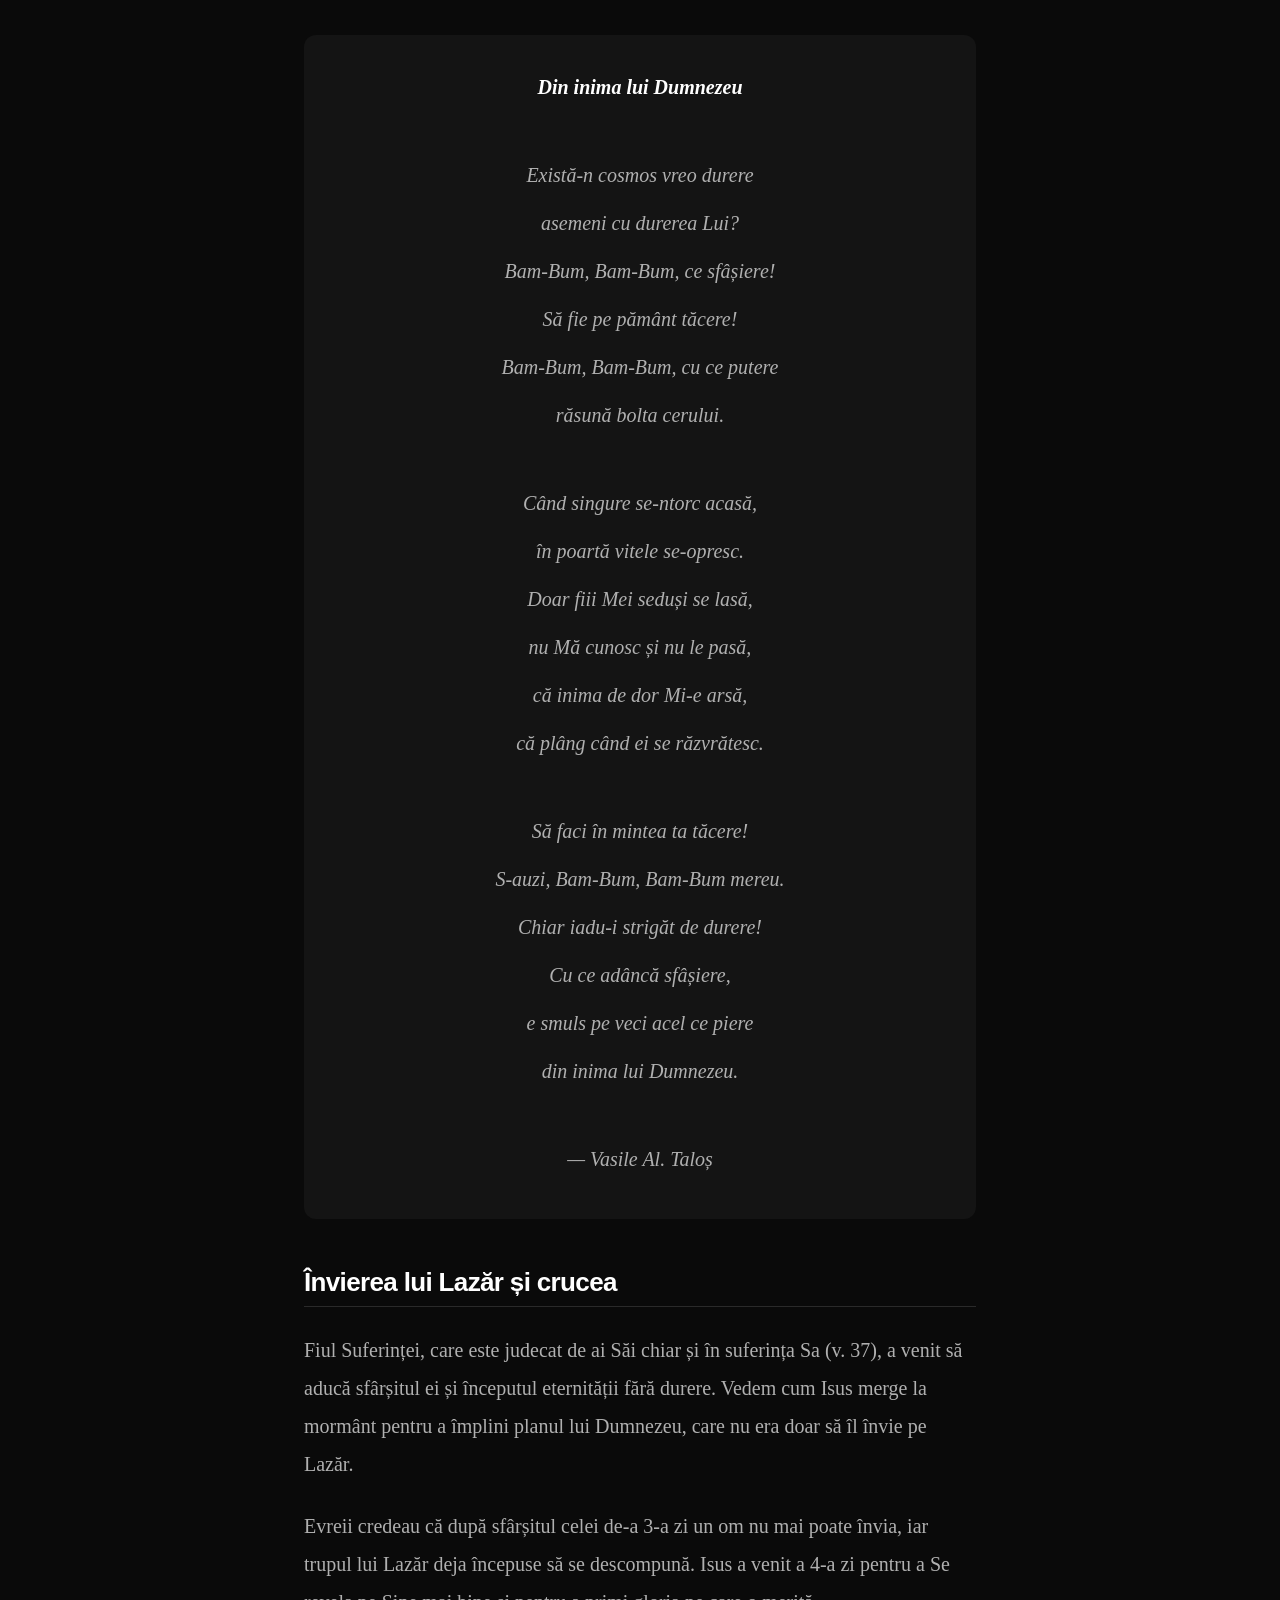
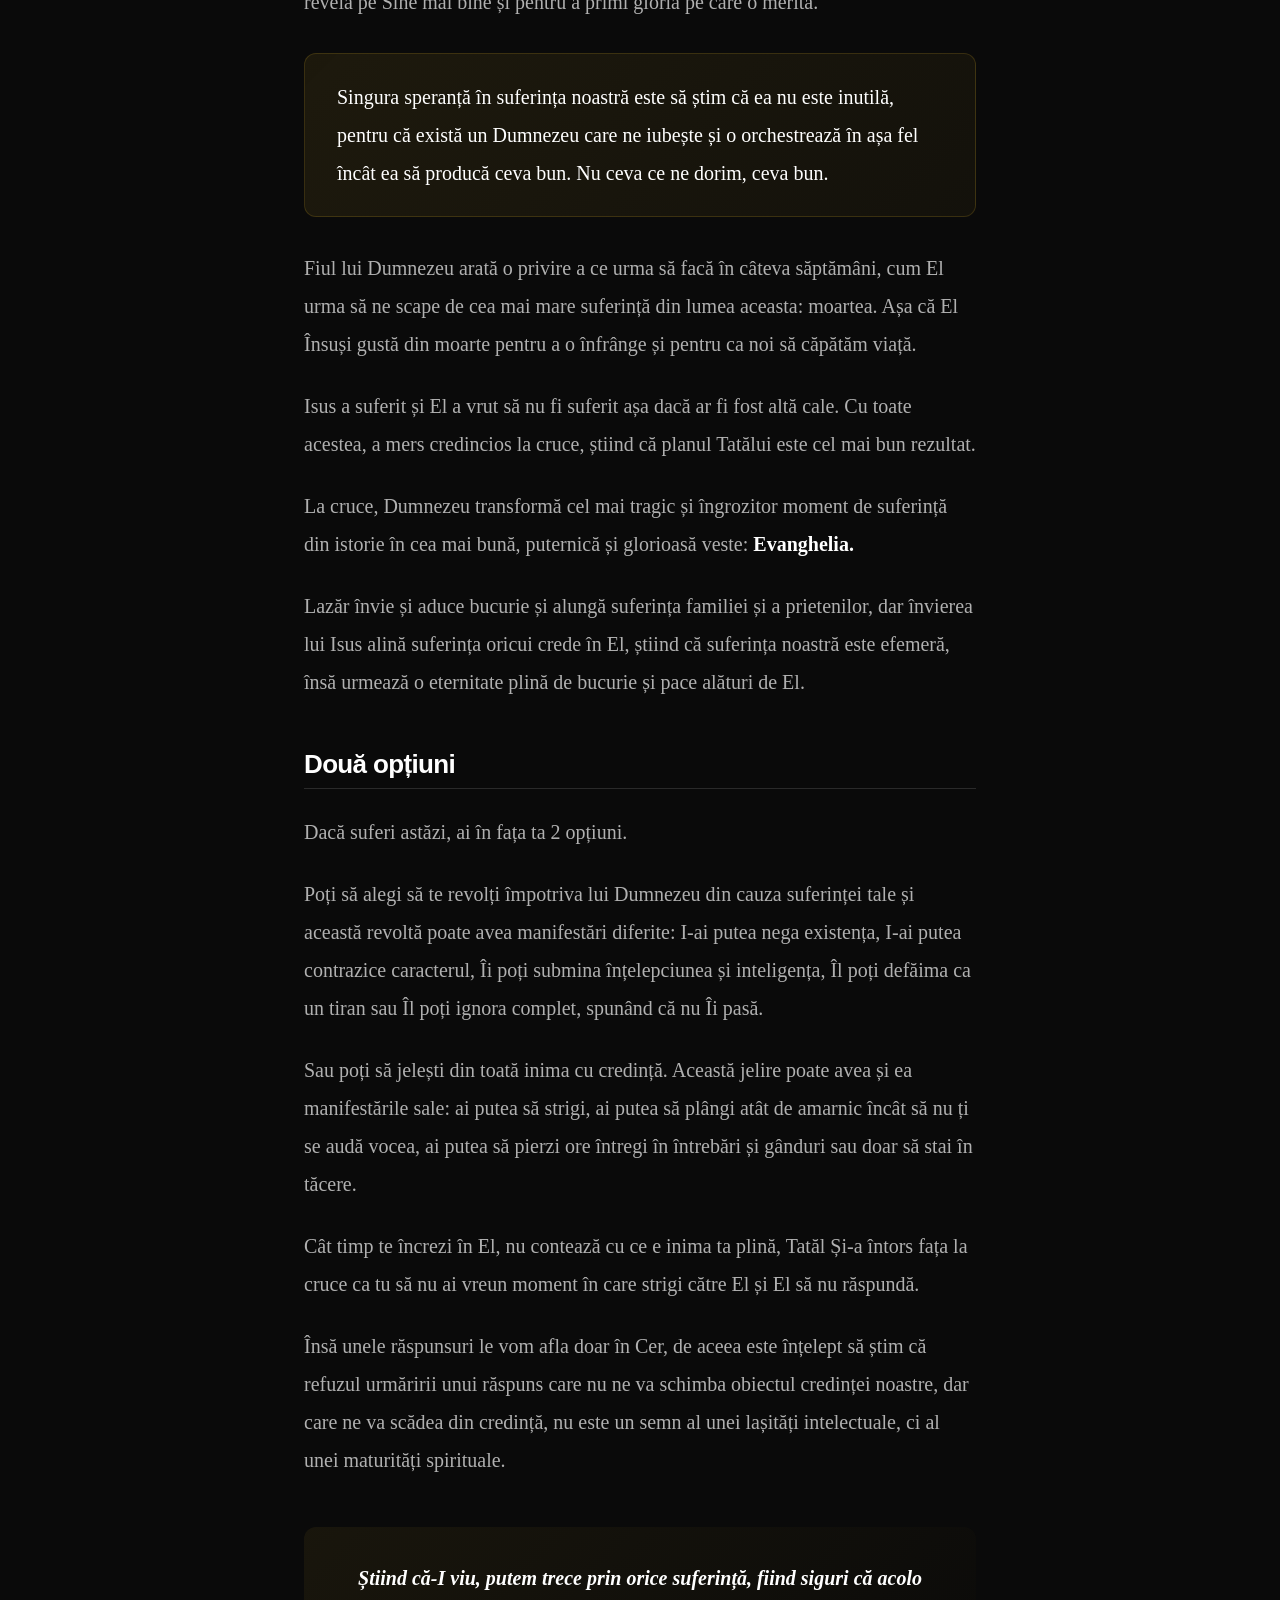
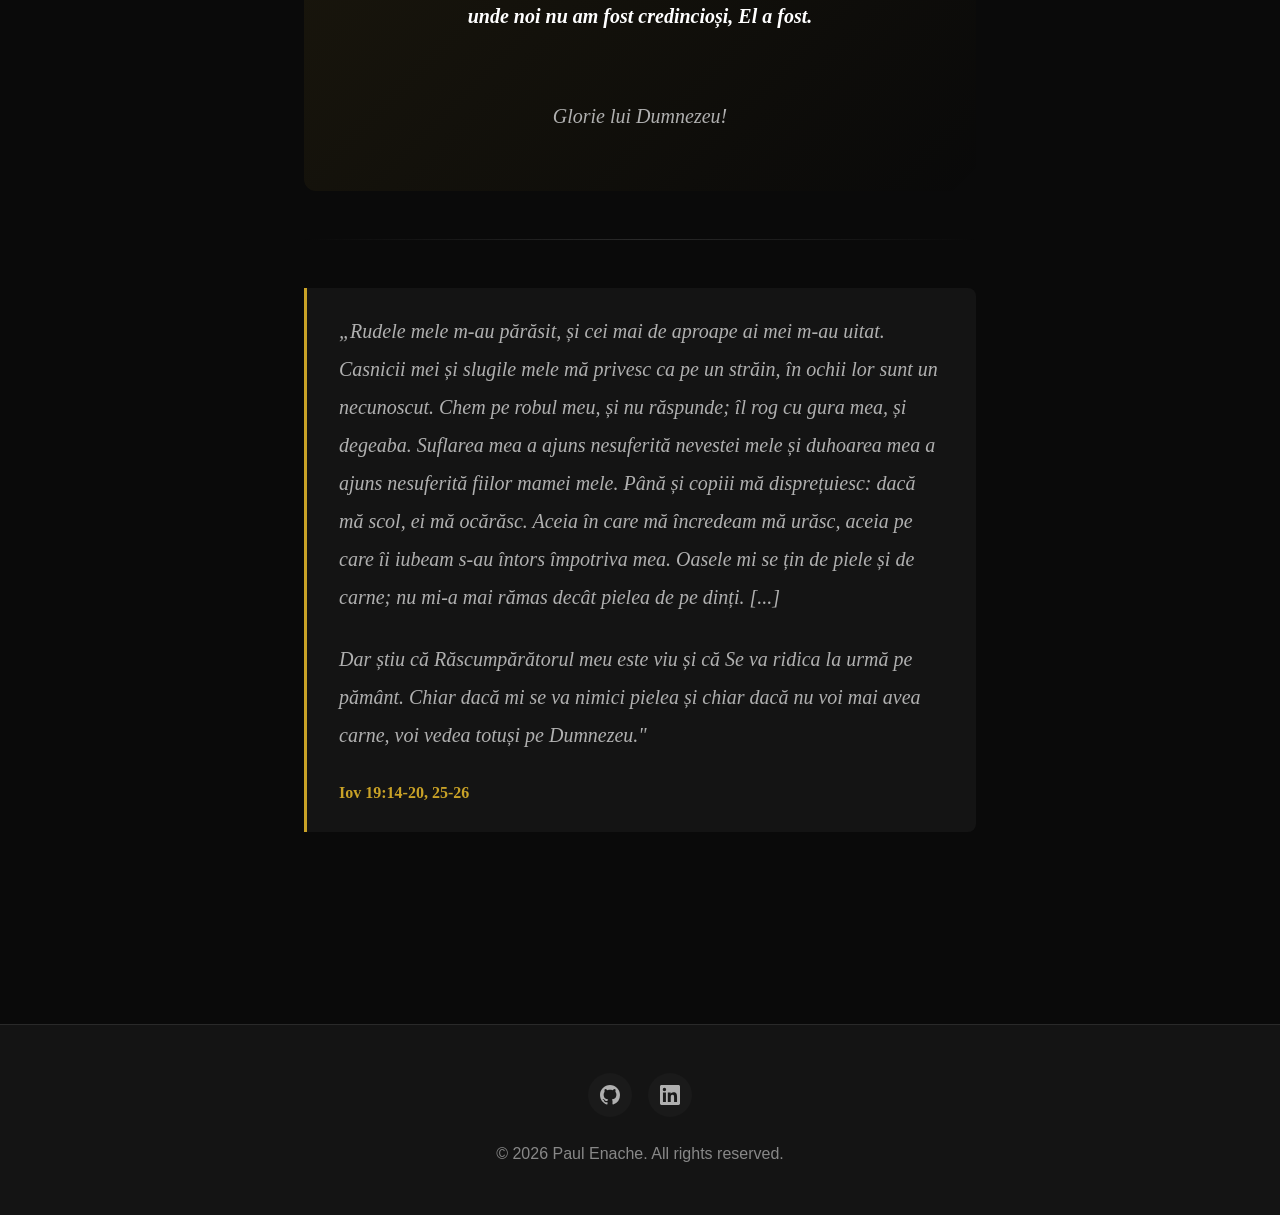
<file: devotional-suffering.html>
<!DOCTYPE html>
<html lang="ro">

<head>
    <meta charset="UTF-8">
    <meta http-equiv="Content-Security-Policy"
      content="default-src 'none'; base-uri 'none'; object-src 'none'; script-src 'self'; style-src 'self' 'unsafe-inline' https://fonts.googleapis.com; font-src 'self' https://fonts.gstatic.com; img-src 'self'; connect-src 'none'; form-action 'none'">
    <meta name="referrer" content="strict-origin-when-cross-origin">
    <meta name="viewport" content="width=device-width, initial-scale=1.0">
    <meta name="description"
        content="Un studiu din Ioan 11 despre suferință, credincioșie și inima lui Dumnezeu">
    <title>Răspunsul inimii credincioase față de suferință | Devotional</title>
    <link rel="preconnect" href="https://fonts.googleapis.com">
    <link rel="preconnect" href="https://fonts.gstatic.com" crossorigin>
    <link
        href="https://fonts.googleapis.com/css2?family=Inter:wght@400;500;600;700&family=Crimson+Pro:ital,wght@0,400;0,600;1,400&display=swap"
        rel="stylesheet">
    <link rel="stylesheet" href="css/variables.css?v=20260207">
    <link rel="stylesheet" href="css/base.css?v=20260207">
    <link rel="stylesheet" href="css/layout.css?v=20260207">
    <link rel="stylesheet" href="css/components.css?v=20260207">
    <link rel="stylesheet" href="css/animations.css?v=20260207">
    <link rel="stylesheet" href="css/pages.css?v=20260207">
    <style>
        .devotional {
            max-width: 720px;
            margin: 0 auto;
            padding: var(--space-16) var(--space-6);
        }

        .devotional__header {
            text-align: center;
            margin-bottom: var(--space-12);
        }

        .devotional__meta {
            display: flex;
            justify-content: center;
            gap: var(--space-4);
            margin-bottom: var(--space-6);
            font-size: var(--text-sm);
            color: var(--color-text-muted);
        }

        .devotional__title {
            font-size: var(--text-4xl);
            line-height: 1.2;
            margin-bottom: var(--space-4);
        }

        .devotional__subtitle {
            font-size: var(--text-lg);
            color: var(--color-text-muted);
            font-style: italic;
        }

        .devotional__content {
            font-family: 'Crimson Pro', Georgia, serif;
            font-size: 1.25rem;
            line-height: 1.9;
            color: var(--color-text-secondary);
        }

        .devotional__content p {
            margin-bottom: var(--space-6);
        }

        .devotional__content strong {
            color: var(--color-text);
            font-weight: 600;
        }

        .devotional__scripture {
            background: var(--color-surface);
            border-left: 3px solid var(--color-accent);
            padding: var(--space-6) var(--space-8);
            margin: var(--space-8) 0;
            border-radius: 0 var(--radius-md) var(--radius-md) 0;
            font-style: italic;
        }

        .devotional__scripture-ref {
            display: block;
            margin-top: var(--space-4);
            font-style: normal;
            font-weight: 600;
            color: var(--color-accent);
            font-size: var(--text-sm);
        }

        .devotional__section-title {
            font-family: 'Inter', sans-serif;
            font-size: var(--text-xl);
            color: var(--color-text);
            margin-top: var(--space-12);
            margin-bottom: var(--space-6);
            padding-bottom: var(--space-2);
            border-bottom: 1px solid var(--color-border);
        }

        .devotional__highlight {
            background: linear-gradient(135deg, rgba(201, 162, 39, 0.1), rgba(201, 162, 39, 0.05));
            padding: var(--space-6) var(--space-8);
            border-radius: var(--radius-lg);
            margin: var(--space-8) 0;
            border: 1px solid rgba(201, 162, 39, 0.2);
        }

        .devotional__highlight p {
            margin: 0;
            color: var(--color-text);
            font-weight: 500;
        }

        .devotional__back {
            display: inline-flex;
            align-items: center;
            gap: var(--space-2);
            margin-bottom: var(--space-8);
            color: var(--color-text-muted);
            font-size: var(--text-sm);
            transition: color var(--transition-fast);
        }

        .devotional__back:hover {
            color: var(--color-accent);
        }

        .devotional__quote {
            font-family: 'Crimson Pro', Georgia, serif;
            font-size: 1.1rem;
            color: var(--color-text-muted);
            padding: var(--space-6);
            margin: var(--space-6) 0;
            background: var(--color-surface);
            border-radius: var(--radius-md);
        }

        .devotional__quote cite {
            display: block;
            margin-top: var(--space-3);
            font-size: var(--text-sm);
            color: var(--color-accent);
        }

        hr.devotional__divider {
            border: none;
            height: 1px;
            background: linear-gradient(90deg, transparent, var(--color-border), transparent);
            margin: var(--space-12) 0;
        }

        .devotional__closing {
            text-align: center;
            margin-top: var(--space-12);
            padding: var(--space-8);
            background: linear-gradient(135deg, rgba(201, 162, 39, 0.08), transparent);
            border-radius: var(--radius-lg);
            font-style: italic;
        }

        .devotional__poem {
            background: var(--color-surface);
            padding: var(--space-8);
            border-radius: var(--radius-lg);
            margin: var(--space-10) 0;
            font-style: italic;
            text-align: center;
            line-height: 2;
        }

        .devotional__poem p {
            margin-bottom: var(--space-2);
        }

        /* Mobile Responsive Styles */
        @media (max-width: 768px) {
            .devotional {
                padding: var(--space-8) var(--space-4);
            }

            .devotional__title {
                font-size: var(--text-2xl);
            }

            .devotional__subtitle {
                font-size: var(--text-base);
            }

            .devotional__content {
                font-size: 1.1rem;
            }

            .devotional__scripture {
                padding: var(--space-4) var(--space-5);
                margin: var(--space-6) 0;
            }

            .devotional__highlight {
                padding: var(--space-4) var(--space-5);
            }

            .devotional__poem {
                padding: var(--space-5);
            }

            .devotional__quote {
                padding: var(--space-4);
                font-size: 1rem;
            }

            .devotional__section-title {
                font-size: var(--text-lg);
                margin-top: var(--space-8);
            }

            .devotional__closing {
                padding: var(--space-5);
            }
        }
    </style>
</head>

<body>
    <div class="page-wrapper page-transition">
        <header class="header">
            <div class="container">
                <div class="header__inner">
                    <a href="index.html" class="logo">pol<span>.</span></a>
                    <nav class="nav">
                        <button class="nav__toggle"
                            aria-label="Toggle navigation"><span></span><span></span><span></span></button>
                        <ul class="nav__list">
                            <li><a href="index.html" class="nav__link">Home</a></li>
                            <li><a href="about.html" class="nav__link">About</a></li>
                            <li><a href="cv.html" class="nav__link">CV</a></li>
                            <li><a href="cybernews/" class="nav__link">Cybernews</a></li>
                            <li><a href="contact.html" class="nav__link">Contact</a></li>
                        </ul>
                    </nav>
                </div>
            </div>
        </header>

        <main class="main-content">
            <article class="devotional reveal">
                <a href="blog.html" class="devotional__back">
                    <svg width="16" height="16" viewBox="0 0 24 24" fill="none" stroke="currentColor" stroke-width="2">
                        <path d="M19 12H5M12 19l-7-7 7-7" />
                    </svg>
                    Înapoi la Blog
                </a>

                <header class="devotional__header">
                    <div class="devotional__meta">
                        <span class="tag"
                            style="background: rgba(201, 162, 39, 0.2); color: var(--color-accent);">Română</span>
                        <span>•</span>
                        <span>Ioan 11:1-46</span>
                    </div>
                    <h1 class="devotional__title">Răspunsul inimii credincioase față de suferință</h1>
                    <hr class="divider">
                    <p class="devotional__subtitle">Un studiu despre suferință, credincioșie și inima lui Dumnezeu</p>
                </header>

                <div class="devotional__content">

                    <p>El era un adolescent, abia ce făcuse tranziția de la școala duminicală la studiul biblic personal,
                        când o situație medicală care avea să-i schimbe întreaga viață l-a forțat să stea față în față cu
                        realizarea că în această lume căzută, nu există garanția unei vieți ușoare.</p>

                    <p>Amândoi conduceau un grup de casă, fiecare bărbat din grup se uita la el ca la un exemplu și
                        fiecare femeie își dorea să semene mai mult cu ea. Nimeni nu putea să vadă durerea din spatele
                        slujirii lor credincioase, o durere pe care încercau să o suprime când vedeau cum familiile vin
                        cu copiii la grupul de casă, în timp ce ei nu pot avea unul. O durere care ducea la momente
                        nespuse de disperare, în care doar se întrebau dacă mai pot continua să slujească astfel.</p>

                    <p>Ea se apropia de pensie când soțul ei a murit. În niciun aspect nu era slabă din punct de vedere
                        spiritual, chiar dacă soțul ei era pastor, ea nu își neglija propriile responsabilități spirituale
                        și propria relație cu Dumnezeu. Deși se vedea aproape zilnic cu oameni din biserică și copiii ei
                        o vizitau lunar, fără soțul ei totul era diferit. Cum ar fi putut ea să le vorbească fetelor
                        tinere despre Dumnezeu când i se părea că prezența Lui a dispărut odată cu soțul ei?</p>

                    <h3 class="devotional__section-title">Suferința și revolta</h3>

                    <p>Suferința în această viață este garantată. Este una din scuzele noastre principale pentru revolta
                        noastră împotriva lui Dumnezeu. Da, ai citit bine. Aceasta poate să fie o scuză a revoltei
                        noastre, însă nu este niciodată un motiv. Dacă ar fi fost un motiv, asta ar însemna că orice
                        persoană care suferă ar fi îndreptățită în revolta ei față de Dumnezeu. Însă revolta este un
                        răspuns față de suferință care ne arată starea inimii noastre.</p>

                    <p>Revolta în urma suferinței declară că noi aveam un anumit plan care a fost ruinat de lucruri din
                        afara controlului nostru, așa că mergem instinctiv să aruncăm vina asupra Celui care este în
                        control, sau care cel puțin este în control când acest lucru ne permite să lovim în El cu
                        frustrările noastre, trăind în rest de parcă acest lucru nu este adevărat când nu suferim.</p>

                    <p>Ba mai mult, auto-îndreptățirea noastră merge atât de adânc încât ne face să atribuim atribute
                        false caracterului lui Dumnezeu, ca la urmă să-L putem critica. Facem acest lucru cu o ușurință
                        extraordinară, ceea ce ar trebui să ne înspăimânte groaznic, având în vedere că noi ne amintim de
                        suferință doar când noi avem parte de ea și, în rest, ne trăim viețile de parcă acest lucru nici
                        nu există.</p>

                    <div class="devotional__highlight">
                        <p>Putem fi cu toții de acord că suferim de un ego prea mare.</p>
                    </div>

                    <h3 class="devotional__section-title">Suferința în viața credincioșilor</h3>

                    <p>Pentru a vedea că prezența suferinței nu este același lucru cu prezența revoltei, ne vom uita la
                        un exemplu din Cuvânt. <strong>Ioan 11:1-46</strong></p>

                    <p>Textul începe prin a ne prezenta realitatea suferinței în viața credincioșilor. Nu putem spune că
                        doar oamenii pedepsiți de Dumnezeu suferă, vedem clar cum cei 3 frați „iubiți de Isus" suferă.
                        Ba chiar mai mult, tragedia se întâmplă Mariei, cea care a prevăzut suferința Domnului Isus.</p>

                    <p>Poate noi ne gândim că celor care sunt credincioși nu li se întâmplă rău, sau dacă li se
                        întâmplă, acesta are o anumită măsură care nu depășește așteptările noastre despre cantitatea
                        suferinței de care ar trebui credincioșii să aibă parte. Vedem totuși în Scriptură că acest
                        lucru nu e adevărat.</p>

                    <p>Și ei, la fel ca noi astăzi, aleg ca în suferința lor să-I ceară ajutor Celui care ei credeau că
                        îi poate ajuta și va dori să facă asta. Vedem de la început că dorința lui Isus nu este ca
                        suferința doar să înceteze în viața celor pe care El îi iubește, El dorește ca această suferință
                        să lucreze ceva. Așa că Isus alege să aștepte.</p>

                    <p>Deși El ajunge a 4-a zi, El nu întârzie, pentru că niciodată nu a fost scopul Său să ajungă mai
                        devreme, aceasta era dorința surorilor.</p>

                    <div class="devotional__highlight">
                        <p>Potrivit planului lor, Isus întârzie; potrivit planului lui Dumnezeu, Isus ajunge la momentul
                            potrivit.</p>
                    </div>

                    <h3 class="devotional__section-title">Marta</h3>

                    <p>Ajuns în Betania, Isus este confruntat cu suferința Martei. Suferința Martei nu a produs revoltă
                        totuși. Sigur, versetul 21, care este prima ei frază când Îl vede pe Isus, pare a fi răspunsul
                        unei persoane care e gata să Îl învinuiască pe Isus pentru suferința prin care trece. Însă a 2-a
                        frază, versetul 22, ne arată inima din spatele versetului 21.</p>

                    <p>Ea nu a venit înaintea lui Isus pentru a-și expune „dreptul" ei de a-L trage la răspundere pentru
                        cele întâmplate. Prima ei frază arată teologia ei despre Isus, iar a 2-a arată cum această
                        teologie produce în inima ei credință.</p>

                    <p>Ea nu-I spune lui Dumnezeu cum ar trebui să procedeze, ea Îi declară lui Isus credința ei față de
                        puterea și inima Lui. Are credința că Dumnezeu nu este doar atotputernic, ci și iubitor și plin
                        de milă.</p>

                    <p>Această femeie, care era mai preocupată de tradiție decât de prezența lui Isus, își lasă sora,
                        invitații și toată tradiția și vine înaintea lui Isus, pentru că omul nu are nevoie de un ritual
                        religios, ci de Dumnezeu personal.</p>

                    <p>Însă percepția Martei despre măreția lui Isus încă nu era completă; când El îi spune că fratele
                        ei va învia, ea răspunde conform teologiei escatologice pe care o avea. Marta răspunde conform
                        răspunsului pe care ea îl anticipa că Isus avea să i-l dea. Ea se așteaptă la un răspuns care
                        să se potrivească cutiei în care ea L-a pus pe Dumnezeu.</p>

                    <div class="devotional__highlight">
                        <p>Așa că, în harul Său, Isus decide să-i arate Martei și mai bine cine este și de ce este
                            capabil.</p>
                    </div>

                    <h3 class="devotional__section-title">Maria</h3>

                    <p>Marta nu este singura care refuză să se revolte. Imediat ce Isus trimite după Maria, ea vine, nu
                        așteaptă, nu refuză și nu se scuză, chiar și în suferință. Maria este obișnuită să aducă la
                        picioarele Domnului Isus inima ei.</p>

                    <p>Dacă în trecut ea a venit și, alături de inima ei slujitoare, a jertfit la picioarele lui Isus ce
                        avea mai bun, vedem acum cum în suferință alege să aducă ce are mai respingător. Vedem din
                        vorbele ei (v. 32) că inima sa nu era pregătită să Îl tragă la răspundere pe Domnul Isus că nu a
                        lucrat cum a vrut ea, inima ei dorea să-I exprime lui Isus toată durerea prin care trece, în
                        ciuda credinței, și atât.</p>

                    <p>Maria nu intervine peste rolul Domnului Isus pentru a-I spune cum trebuie să acționeze, ea doar
                        face în totalitate ce ține de ea: vine la Isus așa cum este.</p>

                    <div class="devotional__highlight">
                        <p>Iar această jertfă a unei inimi nefiltrate este singura jertfă dorită de Isus, mai prețios în
                            ochii Săi decât orice alabastru.</p>
                    </div>

                    <h3 class="devotional__section-title">Credincioșia</h3>

                    <p>Credincioșia nu este o ușă de scăpare din suferință, ea este scopul suferinței: generarea unei
                        credințe care stă statornică și îndură în ciuda oricărei încercări. Dar acest scop nu reprezintă
                        un punct care trebuie atins, după care toată problema este rezolvată.</p>

                    <p>Credincioșia este un mod de trai, nu un moment din viață în care ne „predăm" viața pentru a ieși
                        din sezonul secetos în care ne aflăm. Cele 2 surori nu vin cu o credință pe care o joacă ca un
                        monopol care ar trebui să forțeze mâna lui Dumnezeu ca El să lucreze așa cum vor ele.</p>

                    <h3 class="devotional__section-title">Inima lui Isus</h3>

                    <p>Dacă până acum am văzut inimile surorilor în suferința lor, versetele 33 și 35 ne arată inima lui
                        Isus față de credincioșii care suferă. Trebuie să știm înainte că acest lucru nu e o
                        caracteristică atribuită doar lui Isus, ci tuturor persoanelor din Trinitate, până la urmă este
                        un singur Dumnezeu.</p>

                    <p>Trebuie să înțelegem că Dumnezeu nu S-a schimbat odată cu întruparea lui Isus, tot ce a făcut
                        întruparea Lui a fost să schimbe pentru o perioadă limitată modul în care El își exprimă emoțiile
                        (v. 35). Exemplul lui Isus arată că durerea profundă în fața morții nu indică o lipsă de
                        credință, ci o tristețe sinceră față de realitatea suferinței și a morții.</p>

                    <p>Emoțiile nu sunt ceva rău, ele nu au apărut după cădere, ca orice lucru care era bun, ele au fost
                        alterate de cădere. Isus a fost omul perfect, deci a avut inteligență emoțională perfectă. Isus
                        nu e insensibil sau lipsit de sentimente, aceste versete ne arată cum sentimentele și situațiile
                        noastre stârnesc sentimente în Isus.</p>

                    <p>Aceasta este inima Dumnezeului care a ales să moară pentru creația Sa rebelă și este o insultă la
                        adresa Sa să spunem că a mers la cruce fără să simtă ceva. Nu este durere mai mare decât atunci
                        când dragostea noastră nu este reciprocă și nu există iubire mai mare decât să te sacrifici
                        știind că urmează să suferi prin acea durere.</p>

                    <div class="devotional__highlight">
                        <p>Spunând că Isus nu a avut emoții, minimalizăm sacrificiul Lui. El a mers la cruce conștient
                            de durerea care-L aștepta și acea durere a fost și emoțională.</p>
                    </div>

                    <div class="devotional__poem">
                        <p><strong>Din inima lui Dumnezeu</strong></p>
                        <br>
                        <p>Există-n cosmos vreo durere</p>
                        <p>asemeni cu durerea Lui?</p>
                        <p>Bam-Bum, Bam-Bum, ce sfâșiere!</p>
                        <p>Să fie pe pământ tăcere!</p>
                        <p>Bam-Bum, Bam-Bum, cu ce putere</p>
                        <p>răsună bolta cerului.</p>
                        <br>
                        <p>Când singure se-ntorc acasă,</p>
                        <p>în poartă vitele se-opresc.</p>
                        <p>Doar fiii Mei seduși se lasă,</p>
                        <p>nu Mă cunosc și nu le pasă,</p>
                        <p>că inima de dor Mi-e arsă,</p>
                        <p>că plâng când ei se răzvrătesc.</p>
                        <br>
                        <p>Să faci în mintea ta tăcere!</p>
                        <p>S-auzi, Bam-Bum, Bam-Bum mereu.</p>
                        <p>Chiar iadu-i strigăt de durere!</p>
                        <p>Cu ce adâncă sfâșiere,</p>
                        <p>e smuls pe veci acel ce piere</p>
                        <p>din inima lui Dumnezeu.</p>
                        <br>
                        <p>— Vasile Al. Taloș</p>
                    </div>

                    <h3 class="devotional__section-title">Învierea lui Lazăr și crucea</h3>

                    <p>Fiul Suferinței, care este judecat de ai Săi chiar și în suferința Sa (v. 37), a venit să aducă
                        sfârșitul ei și începutul eternității fără durere. Vedem cum Isus merge la mormânt pentru a
                        împlini planul lui Dumnezeu, care nu era doar să îl învie pe Lazăr.</p>

                    <p>Evreii credeau că după sfârșitul celei de-a 3-a zi un om nu mai poate învia, iar trupul lui Lazăr
                        deja începuse să se descompună. Isus a venit a 4-a zi pentru a Se revela pe Sine mai bine și
                        pentru a primi gloria pe care o merită.</p>

                    <div class="devotional__highlight">
                        <p>Singura speranță în suferința noastră este să știm că ea nu este inutilă, pentru că există un
                            Dumnezeu care ne iubește și o orchestrează în așa fel încât ea să producă ceva bun. Nu ceva
                            ce ne dorim, ceva bun.</p>
                    </div>

                    <p>Fiul lui Dumnezeu arată o privire a ce urma să facă în câteva săptămâni, cum El urma să ne scape
                        de cea mai mare suferință din lumea aceasta: moartea. Așa că El Însuși gustă din moarte pentru a
                        o înfrânge și pentru ca noi să căpătăm viață.</p>

                    <p>Isus a suferit și El a vrut să nu fi suferit așa dacă ar fi fost altă cale. Cu toate acestea, a
                        mers credincios la cruce, știind că planul Tatălui este cel mai bun rezultat.</p>

                    <p>La cruce, Dumnezeu transformă cel mai tragic și îngrozitor moment de suferință din istorie în cea
                        mai bună, puternică și glorioasă veste: <strong>Evanghelia.</strong></p>

                    <p>Lazăr învie și aduce bucurie și alungă suferința familiei și a prietenilor, dar învierea lui Isus
                        alină suferința oricui crede în El, știind că suferința noastră este efemeră, însă urmează o
                        eternitate plină de bucurie și pace alături de El.</p>

                    <h3 class="devotional__section-title">Două opțiuni</h3>

                    <p>Dacă suferi astăzi, ai în fața ta 2 opțiuni.</p>

                    <p>Poți să alegi să te revolți împotriva lui Dumnezeu din cauza suferinței tale și această revoltă
                        poate avea manifestări diferite: I-ai putea nega existența, I-ai putea contrazice caracterul, Îi
                        poți submina înțelepciunea și inteligența, Îl poți defăima ca un tiran sau Îl poți ignora
                        complet, spunând că nu Îi pasă.</p>

                    <p>Sau poți să jelești din toată inima cu credință. Această jelire poate avea și ea manifestările
                        sale: ai putea să strigi, ai putea să plângi atât de amarnic încât să nu ți se audă vocea, ai
                        putea să pierzi ore întregi în întrebări și gânduri sau doar să stai în tăcere.</p>

                    <p>Cât timp te încrezi în El, nu contează cu ce e inima ta plină, Tatăl Și-a întors fața la cruce ca
                        tu să nu ai vreun moment în care strigi către El și El să nu răspundă.</p>

                    <p>Însă unele răspunsuri le vom afla doar în Cer, de aceea este înțelept să știm că refuzul urmăririi
                        unui răspuns care nu ne va schimba obiectul credinței noastre, dar care ne va scădea din
                        credință, nu este un semn al unei lașități intelectuale, ci al unei maturități spirituale.</p>

                    <div class="devotional__closing">
                        <p><strong>Știind că-I viu, putem trece prin orice suferință, fiind siguri că acolo unde noi nu
                                am fost credincioși, El a fost.</strong></p>
                        <br>
                        <p>Glorie lui Dumnezeu!</p>
                    </div>

                    <hr class="devotional__divider">

                    <div class="devotional__scripture">
                        <p>„Rudele mele m-au părăsit, și cei mai de aproape ai mei m-au uitat. Casnicii mei și slugile
                            mele mă privesc ca pe un străin, în ochii lor sunt un necunoscut. Chem pe robul meu, și nu
                            răspunde; îl rog cu gura mea, și degeaba. Suflarea mea a ajuns nesuferită nevestei mele și
                            duhoarea mea a ajuns nesuferită fiilor mamei mele. Până și copiii mă disprețuiesc: dacă mă
                            scol, ei mă ocărăsc. Aceia în care mă încredeam mă urăsc, aceia pe care îi iubeam s-au
                            întors împotriva mea. Oasele mi se țin de piele și de carne; nu mi-a mai rămas decât pielea
                            de pe dinți. [...]</p>
                        <p>Dar știu că Răscumpărătorul meu este viu și că Se va ridica la urmă pe pământ. Chiar dacă mi
                            se va nimici pielea și chiar dacă nu voi mai avea carne, voi vedea totuși pe Dumnezeu."</p>
                        <span class="devotional__scripture-ref">Iov 19:14-20, 25-26</span>
                    </div>
                </div>
            </article>
        </main>

        <footer class="footer">
            <div class="container">
                <div class="footer__inner">
                    <div class="footer__social">
                        <a href="https://github.com/3nachePaul" class="footer__social-link" aria-label="GitHub"><svg
                                xmlns="http://www.w3.org/2000/svg" viewBox="0 0 24 24" fill="currentColor">
                                <path
                                    d="M12 0C5.37 0 0 5.37 0 12c0 5.31 3.435 9.795 8.205 11.385.6.105.825-.255.825-.57 0-.285-.015-1.23-.015-2.235-3.015.555-3.795-.735-4.035-1.41-.135-.345-.72-1.41-1.23-1.695-.42-.225-1.02-.78-.015-.795.945-.015 1.62.87 1.845 1.23 1.08 1.815 2.805 1.305 3.495.99.105-.78.42-1.305.765-1.605-2.67-.3-5.46-1.335-5.46-5.925 0-1.305.465-2.385 1.23-3.225-.12-.3-.54-1.53.12-3.18 0 0 1.005-.315 3.3 1.23.96-.27 1.98-.405 3-.405s2.04.135 3 .405c2.295-1.56 3.3-1.23 3.3-1.23.66 1.65.24 2.88.12 3.18.765.84 1.23 1.905 1.23 3.225 0 4.605-2.805 5.625-5.475 5.925.435.375.81 1.095.81 2.22 0 1.605-.015 2.895-.015 3.3 0 .315.225.69.825.57A12.02 12.02 0 0024 12c0-6.63-5.37-12-12-12z" />
                            </svg></a>
                        <a href="https://www.linkedin.com/in/paul-enache-/" class="footer__social-link"
                            aria-label="LinkedIn"><svg xmlns="http://www.w3.org/2000/svg" viewBox="0 0 24 24"
                                fill="currentColor">
                                <path
                                    d="M20.447 20.452h-3.554v-5.569c0-1.328-.027-3.037-1.852-3.037-1.853 0-2.136 1.445-2.136 2.939v5.667H9.351V9h3.414v1.561h.046c.477-.9 1.637-1.85 3.37-1.85 3.601 0 4.267 2.37 4.267 5.455v6.286zM5.337 7.433a2.062 2.062 0 01-2.063-2.065 2.064 2.064 0 112.063 2.065zm1.782 13.019H3.555V9h3.564v11.452zM22.225 0H1.771C.792 0 0 .774 0 1.729v20.542C0 23.227.792 24 1.771 24h20.451C23.2 24 24 23.227 24 22.271V1.729C24 .774 23.2 0 22.222 0h.003z" />
                            </svg></a>
                    </div>
                    <p class="footer__copyright">© 2026 Paul Enache. All rights reserved.</p>
                </div>
            </div>
        </footer>
    </div>
    <script src="js/main.js?v=20260207" defer></script>
    <script src="js/animations.js?v=20260207" defer></script>
    <script src="js/navigation.js?v=20260207" defer></script>
</body>

</html>
</file>
<file: css/variables.css>
/* ==========================================================================
   Design System - CSS Custom Properties
   ========================================================================== */

:root {
  /* Colors - Dark Theme */
  --color-bg: #0a0a0a;
  --color-surface: #141414;
  --color-surface-alt: #1a1a1a;
  --color-surface-elevated: #1f1f1f;
  --color-border: #2a2a2a;
  --color-border-light: #333333;

  /* Text Colors */
  --color-text: #ffffff;
  --color-text-secondary: #b0b0b0;
  --color-text-muted: #888888;
  --color-text-subtle: #666666;

  /* Accent - Gold */
  --color-accent: #c9a227;
  --color-accent-hover: #dbb42f;
  --color-accent-glow: rgba(201, 162, 39, 0.3);
  --color-accent-subtle: rgba(201, 162, 39, 0.1);

  /* Typography */
  --font-family: 'Inter', -apple-system, BlinkMacSystemFont, 'Segoe UI', Roboto, sans-serif;
  --font-weight-normal: 400;
  --font-weight-medium: 500;
  --font-weight-semibold: 600;
  --font-weight-bold: 700;

  /* Font Sizes - Fluid Typography */
  --text-xs: clamp(0.75rem, 0.7rem + 0.25vw, 0.875rem);
  --text-sm: clamp(0.875rem, 0.8rem + 0.375vw, 1rem);
  --text-base: clamp(1rem, 0.925rem + 0.375vw, 1.125rem);
  --text-lg: clamp(1.125rem, 1rem + 0.625vw, 1.375rem);
  --text-xl: clamp(1.25rem, 1.1rem + 0.75vw, 1.625rem);
  --text-2xl: clamp(1.5rem, 1.25rem + 1.25vw, 2.25rem);
  --text-3xl: clamp(1.875rem, 1.5rem + 1.875vw, 3rem);
  --text-4xl: clamp(2.25rem, 1.75rem + 2.5vw, 4rem);
  --text-5xl: clamp(3rem, 2.25rem + 3.75vw, 5.5rem);

  /* Line Heights */
  --leading-none: 1;
  --leading-tight: 1.2;
  --leading-snug: 1.375;
  --leading-normal: 1.5;
  --leading-relaxed: 1.625;
  --leading-loose: 1.75;

  /* Letter Spacing */
  --tracking-tighter: -0.05em;
  --tracking-tight: -0.025em;
  --tracking-normal: 0;
  --tracking-wide: 0.025em;
  --tracking-wider: 0.05em;

  /* Spacing Scale */
  --space-1: 0.25rem;
  /* 4px */
  --space-2: 0.5rem;
  /* 8px */
  --space-3: 0.75rem;
  /* 12px */
  --space-4: 1rem;
  /* 16px */
  --space-5: 1.25rem;
  /* 20px */
  --space-6: 1.5rem;
  /* 24px */
  --space-8: 2rem;
  /* 32px */
  --space-10: 2.5rem;
  /* 40px */
  --space-12: 3rem;
  /* 48px */
  --space-16: 4rem;
  /* 64px */
  --space-20: 5rem;
  /* 80px */
  --space-24: 6rem;
  /* 96px */
  --space-32: 8rem;
  /* 128px */

  /* Container */
  --container-max: 1200px;
  --container-narrow: 800px;
  --container-padding: clamp(1.5rem, 5vw, 3rem);

  /* Border Radius */
  --radius-sm: 4px;
  --radius-md: 8px;
  --radius-lg: 12px;
  --radius-xl: 16px;
  --radius-full: 9999px;

  /* Shadows - Layered for depth */
  --shadow-sm: 0 1px 2px rgba(0, 0, 0, 0.3);
  --shadow-md: 0 4px 6px rgba(0, 0, 0, 0.4);
  --shadow-lg: 0 10px 25px rgba(0, 0, 0, 0.5);
  --shadow-xl: 0 20px 50px rgba(0, 0, 0, 0.6);
  --shadow-glow: 0 0 30px var(--color-accent-glow);

  /* Premium layered shadows for 3D depth */
  --shadow-depth:
    0 1px 2px rgba(0, 0, 0, 0.2),
    0 4px 8px rgba(0, 0, 0, 0.2),
    0 16px 32px rgba(0, 0, 0, 0.25);
  --shadow-depth-hover:
    0 2px 4px rgba(0, 0, 0, 0.2),
    0 8px 16px rgba(0, 0, 0, 0.25),
    0 24px 48px rgba(0, 0, 0, 0.3);
  --shadow-glow-soft: 0 0 20px rgba(201, 162, 39, 0.15);
  --shadow-glow-strong: 0 0 40px rgba(201, 162, 39, 0.35);

  /* Transitions */
  --transition-fast: 150ms ease;
  --transition-base: 250ms ease;
  --transition-slow: 400ms ease;
  --transition-slower: 600ms ease;

  /* Cinematic easing curves */
  --ease-out-expo: cubic-bezier(0.16, 1, 0.3, 1);
  --ease-out-back: cubic-bezier(0.34, 1.56, 0.64, 1);
  --ease-in-out-smooth: cubic-bezier(0.45, 0, 0.15, 1);
  --ease-spring: cubic-bezier(0.175, 0.885, 0.32, 1.275);

  /* Animation durations */
  --duration-fast: 200ms;
  --duration-base: 400ms;
  --duration-slow: 600ms;
  --duration-slower: 800ms;
  --duration-cinematic: 1000ms;

  /* Z-Index Scale */
  --z-base: 1;
  --z-dropdown: 100;
  --z-sticky: 200;
  --z-overlay: 300;
  --z-modal: 400;
  --z-toast: 500;
}
</file>
<file: css/base.css>
/* ==========================================================================
   Base Styles - Reset & Typography
   ========================================================================== */

/* Modern CSS Reset */
*,
*::before,
*::after {
    box-sizing: border-box;
    margin: 0;
    padding: 0;
}

html {
    font-size: 16px;
    scroll-behavior: smooth;
    -webkit-font-smoothing: antialiased;
    -moz-osx-font-smoothing: grayscale;
}

body {
    font-family: var(--font-family);
    font-size: var(--text-base);
    font-weight: var(--font-weight-normal);
    line-height: var(--leading-relaxed);
    color: var(--color-text);
    background-color: var(--color-bg);
    min-height: 100vh;
    overflow-x: hidden;
}

/* Typography */
h1,
h2,
h3,
h4,
h5,
h6 {
    font-weight: var(--font-weight-bold);
    line-height: var(--leading-tight);
    letter-spacing: var(--tracking-tight);
    color: var(--color-text);
}

h1 {
    font-size: var(--text-5xl);
    letter-spacing: var(--tracking-tighter);
}

h2 {
    font-size: var(--text-4xl);
}

h3 {
    font-size: var(--text-3xl);
}

h4 {
    font-size: var(--text-2xl);
}

h5 {
    font-size: var(--text-xl);
}

h6 {
    font-size: var(--text-lg);
}

p {
    margin-bottom: var(--space-4);
    color: var(--color-text-secondary);
}

p:last-child {
    margin-bottom: 0;
}

/* Links */
a {
    color: var(--color-accent);
    text-decoration: none;
    transition: color var(--transition-fast);
}

a:hover {
    color: var(--color-accent-hover);
}

/* Lists */
ul,
ol {
    padding-left: var(--space-6);
}

li {
    margin-bottom: var(--space-2);
    color: var(--color-text-secondary);
}

/* Images */
img {
    max-width: 100%;
    height: auto;
    display: block;
}

/* Selection */
::selection {
    background-color: var(--color-accent);
    color: var(--color-bg);
}

/* Focus States */
:focus-visible {
    outline: 2px solid var(--color-accent);
    outline-offset: 2px;
}

/* Scrollbar Styling */
::-webkit-scrollbar {
    width: 10px;
}

::-webkit-scrollbar-track {
    background: var(--color-surface);
}

::-webkit-scrollbar-thumb {
    background: var(--color-border-light);
    border-radius: var(--radius-full);
}

::-webkit-scrollbar-thumb:hover {
    background: var(--color-text-subtle);
}

/* Utility Classes */
.text-accent {
    color: var(--color-accent);
}

.text-muted {
    color: var(--color-text-muted);
}

.text-secondary {
    color: var(--color-text-secondary);
}

.font-medium {
    font-weight: var(--font-weight-medium);
}

.font-semibold {
    font-weight: var(--font-weight-semibold);
}

.font-bold {
    font-weight: var(--font-weight-bold);
}

/* Screen Reader Only */
.sr-only {
    position: absolute;
    width: 1px;
    height: 1px;
    padding: 0;
    margin: -1px;
    overflow: hidden;
    clip: rect(0, 0, 0, 0);
    white-space: nowrap;
    border: 0;
}

/* Mobile Typography Adjustments */
@media (max-width: 768px) {
    h1 {
        font-size: var(--text-3xl);
        word-break: break-word;
    }

    h2 {
        font-size: var(--text-2xl);
    }

    h3 {
        font-size: var(--text-xl);
    }

    h4 {
        font-size: var(--text-lg);
    }

    /* Prevent horizontal overflow */
    body {
        overflow-x: hidden;
    }

    .container {
        padding-left: var(--space-4);
        padding-right: var(--space-4);
    }
}
</file>
<file: css/layout.css>
/* ==========================================================================
   Layout - Navigation, Footer, Containers
   ========================================================================== */

/* Container */
.container {
    width: 100%;
    max-width: var(--container-max);
    margin: 0 auto;
    padding: 0 var(--container-padding);
}

.container--narrow {
    max-width: var(--container-narrow);
}

/* Page Wrapper */
.page-wrapper {
    display: flex;
    flex-direction: column;
    min-height: 100vh;
}

.main-content {
    flex: 1;
    padding-top: var(--space-24);
    padding-bottom: var(--space-24);
}

/* Header / Navigation */
.header {
    position: fixed;
    top: 0;
    left: 0;
    right: 0;
    z-index: var(--z-sticky);
    padding: var(--space-4) 0;
    background-color: rgba(10, 10, 10, 0.8);
    backdrop-filter: blur(20px);
    -webkit-backdrop-filter: blur(20px);
    border-bottom: 1px solid transparent;
    transition: border-color var(--transition-base), background-color var(--transition-base);
}

.header.scrolled {
    border-color: var(--color-border);
    background-color: rgba(10, 10, 10, 0.95);
    box-shadow: var(--shadow-depth);
}

.header__inner {
    display: flex;
    align-items: center;
    justify-content: space-between;
}

/* Logo */
.logo {
    font-size: var(--text-xl);
    font-weight: var(--font-weight-bold);
    color: var(--color-text);
    letter-spacing: var(--tracking-tight);
    transition: color var(--transition-fast);
}

.logo:hover {
    color: var(--color-accent);
}

.logo span {
    color: var(--color-accent);
}

/* Desktop Navigation */
.nav {
    display: flex;
    align-items: center;
    gap: var(--space-8);
}

.nav__list {
    display: flex;
    align-items: center;
    gap: var(--space-6);
    list-style: none;
    padding: 0;
    margin: 0;
}

.nav__link {
    position: relative;
    font-size: var(--text-sm);
    font-weight: var(--font-weight-medium);
    color: var(--color-text-secondary);
    text-transform: uppercase;
    letter-spacing: var(--tracking-wide);
    padding: var(--space-2) 0;
    transition: color var(--duration-base) var(--ease-out-expo);
}

.nav__link:hover {
    transform: translateY(-1px);
}

.nav__link::after {
    content: '';
    position: absolute;
    bottom: 0;
    left: 0;
    width: 0;
    height: 2px;
    background-color: var(--color-accent);
    transition: width var(--transition-base);
}

.nav__link:hover,
.nav__link.active {
    color: var(--color-text);
}

.nav__link:hover::after,
.nav__link.active::after {
    width: 100%;
}

/* Mobile Menu Toggle */
.nav__toggle {
    display: none;
    flex-direction: column;
    justify-content: center;
    align-items: center;
    width: 44px;
    height: 44px;
    padding: 0;
    background: none;
    border: none;
    cursor: pointer;
    gap: 6px;
}

.nav__toggle span {
    display: block;
    width: 24px;
    height: 2px;
    background-color: var(--color-text);
    transition: transform var(--transition-base), opacity var(--transition-fast);
}

.nav__toggle.active span:first-child {
    transform: rotate(45deg) translate(5.5px, 5.5px);
}

.nav__toggle.active span:nth-child(2) {
    opacity: 0;
}

.nav__toggle.active span:last-child {
    transform: rotate(-45deg) translate(5.5px, -5.5px);
}

/* Mobile Navigation */
@media (max-width: 768px) {
    .nav__toggle {
        display: flex;
        z-index: 1000;
    }

    .nav__list {
        position: fixed;
        top: 0;
        left: 0;
        right: 0;
        bottom: 0;
        flex-direction: column;
        justify-content: flex-start;
        align-items: center;
        gap: var(--space-4);
        padding-top: 100px;
        padding-bottom: var(--space-8);
        background-color: rgba(10, 10, 10, 0.98);
        opacity: 0;
        visibility: hidden;
        transition: opacity var(--transition-base), visibility var(--transition-base);
        z-index: 999;
        overflow-y: auto;
    }

    .nav__list.active {
        opacity: 1;
        visibility: visible;
    }

    .nav__link {
        font-size: var(--text-lg);
        padding: var(--space-3) var(--space-6);
    }

    .main-content {
        padding-top: var(--space-16);
        padding-bottom: var(--space-16);
    }
}

/* Footer */
.footer {
    padding: var(--space-12) 0;
    border-top: 1px solid var(--color-border);
    background-color: var(--color-surface);
}

.footer__inner {
    display: flex;
    flex-direction: column;
    align-items: center;
    gap: var(--space-6);
    text-align: center;
}

.footer__social {
    display: flex;
    gap: var(--space-4);
}

.footer__social-link {
    display: flex;
    align-items: center;
    justify-content: center;
    width: 44px;
    height: 44px;
    border-radius: var(--radius-full);
    background-color: var(--color-surface-alt);
    color: var(--color-text-secondary);
    transition:
        background-color var(--duration-base) var(--ease-out-expo),
        color var(--transition-fast),
        transform var(--duration-base) var(--ease-out-back),
        box-shadow var(--duration-base) var(--ease-out-expo);
}

.footer__social-link:hover {
    background-color: var(--color-accent);
    color: var(--color-bg);
    transform: translateY(-4px);
    box-shadow: var(--shadow-glow-soft);
}

.footer__social-link svg {
    width: 20px;
    height: 20px;
}

.footer__copyright {
    font-size: var(--text-sm);
    color: var(--color-text-muted);
}

/* Section Layouts */
.section {
    padding: var(--space-20) 0;
}

.section--hero {
    min-height: 100vh;
    display: flex;
    align-items: center;
    padding-top: var(--space-16);
}

.section__header {
    margin-bottom: var(--space-12);
}

.section__title {
    margin-bottom: var(--space-4);
}

.section__subtitle {
    font-size: var(--text-lg);
    color: var(--color-text-muted);
}

/* Grid System */
.grid {
    display: grid;
    gap: var(--space-8);
}

.grid--2 {
    grid-template-columns: repeat(2, 1fr);
}

.grid--3 {
    grid-template-columns: repeat(3, 1fr);
}

@media (max-width: 992px) {
    .grid--3 {
        grid-template-columns: repeat(2, 1fr);
    }
}

@media (max-width: 768px) {

    .grid--2,
    .grid--3 {
        grid-template-columns: 1fr;
    }

    .section {
        padding: var(--space-16) 0;
    }

    .section--hero {
        padding-top: var(--space-24);
    }
}
</file>
<file: css/components.css>
/* ==========================================================================
   Components - Buttons, Cards, Forms
   ========================================================================== */

/* Buttons */
.btn {
    display: inline-flex;
    align-items: center;
    justify-content: center;
    gap: var(--space-2);
    padding: var(--space-3) var(--space-6);
    font-family: var(--font-family);
    font-size: var(--text-sm);
    font-weight: var(--font-weight-semibold);
    text-transform: uppercase;
    letter-spacing: var(--tracking-wide);
    color: var(--color-text);
    background-color: transparent;
    border: 2px solid var(--color-border-light);
    border-radius: var(--radius-sm);
    cursor: pointer;
    transition:
        all var(--duration-base) var(--ease-out-expo),
        box-shadow var(--duration-base) var(--ease-out-expo);
}

.btn:hover {
    border-color: var(--color-accent);
    color: var(--color-accent);
    transform: translateY(-3px);
    box-shadow: var(--shadow-glow-soft);
}

.btn:active {
    transform: translateY(0);
}

.btn--primary {
    background-color: var(--color-accent);
    border-color: var(--color-accent);
    color: var(--color-bg);
}

.btn--primary:hover {
    background-color: var(--color-accent-hover);
    border-color: var(--color-accent-hover);
    color: var(--color-bg);
    box-shadow: var(--shadow-glow-strong);
    transform: translateY(-3px);
}

.btn--large {
    padding: var(--space-4) var(--space-8);
    font-size: var(--text-base);
}

.btn--icon {
    width: 44px;
    height: 44px;
    padding: 0;
    border-radius: var(--radius-full);
}

/* Cards */
.card {
    background-color: var(--color-surface);
    border: 1px solid var(--color-border);
    border-radius: var(--radius-lg);
    padding: var(--space-6);
    box-shadow: var(--shadow-depth);
    transition:
        transform var(--duration-base) var(--ease-out-expo),
        border-color var(--duration-base) var(--ease-out-expo),
        box-shadow var(--duration-base) var(--ease-out-expo);
}

.card:hover {
    transform: translateY(-8px);
    border-color: var(--color-accent);
    box-shadow: var(--shadow-depth-hover), var(--shadow-glow-soft);
}

.card--clickable {
    cursor: pointer;
}

.card__header {
    margin-bottom: var(--space-4);
}

.card__meta {
    display: flex;
    align-items: center;
    gap: var(--space-3);
    font-size: var(--text-sm);
    color: var(--color-text-muted);
    margin-bottom: var(--space-2);
}

.card__title {
    font-size: var(--text-xl);
    margin-bottom: 0;
    transition: color var(--transition-fast);
}

.card:hover .card__title {
    color: var(--color-accent);
}

.card__content {
    color: var(--color-text-secondary);
}

.card__footer {
    margin-top: var(--space-4);
    padding-top: var(--space-4);
    border-top: 1px solid var(--color-border);
}

/* Tags */
.tag {
    display: inline-flex;
    align-items: center;
    padding: var(--space-1) var(--space-3);
    font-size: var(--text-xs);
    font-weight: var(--font-weight-medium);
    color: var(--color-accent);
    background-color: var(--color-accent-subtle);
    border-radius: var(--radius-full);
    text-transform: uppercase;
    letter-spacing: var(--tracking-wide);
}

/* Form Elements */
.form-group {
    margin-bottom: var(--space-6);
}

.form-label {
    display: block;
    font-size: var(--text-sm);
    font-weight: var(--font-weight-medium);
    color: var(--color-text);
    margin-bottom: var(--space-2);
    text-transform: uppercase;
    letter-spacing: var(--tracking-wide);
}

.form-input,
.form-textarea {
    width: 100%;
    padding: var(--space-4);
    font-family: var(--font-family);
    font-size: var(--text-base);
    color: var(--color-text);
    background-color: var(--color-surface);
    border: 1px solid var(--color-border);
    border-radius: var(--radius-md);
    transition: border-color var(--transition-fast), box-shadow var(--transition-fast);
}

.form-input::placeholder,
.form-textarea::placeholder {
    color: var(--color-text-subtle);
}

.form-input:focus,
.form-textarea:focus {
    outline: none;
    border-color: var(--color-accent);
    box-shadow: 0 0 0 3px var(--color-accent-subtle);
}

.form-textarea {
    min-height: 150px;
    resize: vertical;
}

/* Timeline */
.timeline {
    position: relative;
    padding-left: var(--space-8);
}

.timeline::before {
    content: '';
    position: absolute;
    left: 0;
    top: 0;
    bottom: 0;
    width: 2px;
    background-color: var(--color-border);
}

.timeline__item {
    position: relative;
    padding-bottom: var(--space-10);
}

.timeline__item:last-child {
    padding-bottom: 0;
}

.timeline__item::before {
    content: '';
    position: absolute;
    left: calc(-1 * var(--space-8) - 5px);
    top: 6px;
    width: 12px;
    height: 12px;
    background-color: var(--color-accent);
    border-radius: var(--radius-full);
    box-shadow: 0 0 0 4px var(--color-bg), var(--shadow-glow-soft);
}

.timeline__date {
    font-size: var(--text-sm);
    font-weight: var(--font-weight-semibold);
    color: var(--color-accent);
    text-transform: uppercase;
    letter-spacing: var(--tracking-wide);
    margin-bottom: var(--space-2);
}

.timeline__title {
    font-size: var(--text-xl);
    margin-bottom: var(--space-1);
}

.timeline__subtitle {
    font-size: var(--text-base);
    color: var(--color-text-muted);
    margin-bottom: var(--space-3);
}

.timeline__content {
    color: var(--color-text-secondary);
}

/* Skills */
.skill-list {
    display: flex;
    flex-wrap: wrap;
    gap: var(--space-3);
    list-style: none;
    padding: 0;
}

.skill-item {
    padding: var(--space-2) var(--space-4);
    font-size: var(--text-sm);
    font-weight: var(--font-weight-medium);
    color: var(--color-text-secondary);
    background-color: var(--color-surface-alt);
    border: 1px solid var(--color-border);
    border-radius: var(--radius-md);
    margin-bottom: 0;
    transition:
        border-color var(--duration-base) var(--ease-out-expo),
        color var(--transition-fast),
        transform var(--duration-base) var(--ease-out-back),
        box-shadow var(--duration-base) var(--ease-out-expo);
}

.skill-item:hover {
    border-color: var(--color-accent);
    color: var(--color-text);
    transform: translateY(-2px);
    box-shadow: var(--shadow-glow-soft);
}

/* Divider */
.divider {
    width: 60px;
    height: 3px;
    background-color: var(--color-accent);
    border: none;
    margin: var(--space-6) 0;
}

/* Icon Links */
.icon-link {
    display: inline-flex;
    align-items: center;
    gap: var(--space-2);
    color: var(--color-text-secondary);
    transition: color var(--transition-fast);
}

.icon-link:hover {
    color: var(--color-accent);
}

.icon-link svg {
    width: 18px;
    height: 18px;
}

/* Mobile Component Adjustments */
@media (max-width: 768px) {
    .btn {
        padding: var(--space-3) var(--space-5);
        font-size: var(--text-xs);
    }

    .btn--large {
        padding: var(--space-3) var(--space-6);
        font-size: var(--text-sm);
    }

    .card {
        padding: var(--space-4);
    }

    .card:hover {
        transform: translateY(-4px);
    }

    .card__title {
        font-size: var(--text-lg);
    }

    /* Form elements mobile */
    .form-input,
    .form-textarea {
        padding: var(--space-3);
        font-size: var(--text-base);
    }
}
</file>
<file: css/animations.css>
/* ==========================================================================
   Animations - Premium Keyframes, Cinematic Transitions, Scroll Reveals
   ========================================================================== */

/* ==========================================================================
   Keyframe Animations
   ========================================================================== */

@keyframes fadeIn {
    from {
        opacity: 0;
    }

    to {
        opacity: 1;
    }
}

@keyframes fadeInUp {
    from {
        opacity: 0;
        transform: translateY(40px);
    }

    to {
        opacity: 1;
        transform: translateY(0);
    }
}

@keyframes fadeInDown {
    from {
        opacity: 0;
        transform: translateY(-30px);
    }

    to {
        opacity: 1;
        transform: translateY(0);
    }
}

@keyframes fadeInLeft {
    from {
        opacity: 0;
        transform: translateX(-40px);
    }

    to {
        opacity: 1;
        transform: translateX(0);
    }
}

@keyframes fadeInRight {
    from {
        opacity: 0;
        transform: translateX(40px);
    }

    to {
        opacity: 1;
        transform: translateX(0);
    }
}

@keyframes scaleIn {
    from {
        opacity: 0;
        transform: scale(0.92);
    }

    to {
        opacity: 1;
        transform: scale(1);
    }
}

/* Cinematic reveal with subtle blur */
@keyframes cinematicReveal {
    from {
        opacity: 0;
        transform: translateY(60px) scale(0.95);
        filter: blur(8px);
    }

    40% {
        filter: blur(2px);
    }

    to {
        opacity: 1;
        transform: translateY(0) scale(1);
        filter: blur(0);
    }
}

/* Elegant rise animation for cards */
@keyframes riseUp {
    from {
        opacity: 0;
        transform: translateY(50px);
    }

    to {
        opacity: 1;
        transform: translateY(0);
    }
}

/* Gold accent line animation */
@keyframes lineExpand {
    from {
        transform: scaleX(0);
        transform-origin: left center;
    }

    to {
        transform: scaleX(1);
        transform-origin: left center;
    }
}

@keyframes lineExpandCenter {
    from {
        transform: scaleX(0);
    }

    to {
        transform: scaleX(1);
    }
}

/* Subtle pulse for timeline dots */
@keyframes dotPulse {

    0%,
    100% {
        box-shadow: 0 0 0 0 var(--color-accent-glow);
    }

    50% {
        box-shadow: 0 0 0 8px transparent;
    }
}

/* Button glow pulse */
@keyframes glowPulse {

    0%,
    100% {
        box-shadow: var(--shadow-glow-soft);
    }

    50% {
        box-shadow: var(--shadow-glow);
    }
}

@keyframes slideInFromBottom {
    from {
        transform: translateY(100%);
    }

    to {
        transform: translateY(0);
    }
}

@keyframes pulse {

    0%,
    100% {
        opacity: 1;
    }

    50% {
        opacity: 0.7;
    }
}

@keyframes shimmer {
    0% {
        background-position: -200% 0;
    }

    100% {
        background-position: 200% 0;
    }
}

@keyframes scrollBounce {

    0%,
    100% {
        transform: translateX(-50%) translateY(0);
        opacity: 1;
    }

    50% {
        transform: translateX(-50%) translateY(12px);
        opacity: 0.4;
    }
}

/* Pop in animation for skill tags */
@keyframes popIn {
    from {
        opacity: 0;
        transform: scale(0.8);
    }

    50% {
        transform: scale(1.05);
    }

    to {
        opacity: 1;
        transform: scale(1);
    }
}

/* ==========================================================================
   Page Load Animation
   ========================================================================== */

/* Page entrance — cinematic fade + rise + blur clear */
@keyframes pageEntrance {
    0% {
        opacity: 0;
        transform: translateY(20px);
        filter: blur(6px);
    }

    60% {
        filter: blur(0);
    }

    100% {
        opacity: 1;
        transform: translateY(0);
        filter: blur(0);
    }
}

.page-transition {
    animation: pageEntrance 0.9s cubic-bezier(0.16, 1, 0.3, 1) both;
}

/* Guarantee content is visible even if animation is blocked */
.page-loaded .page-transition {
    opacity: 1;
    transform: none;
    filter: none;
}

/* ==========================================================================
   Scroll Reveal System
   ========================================================================== */

/* Base reveal class - smooth and modern */
.reveal {
    opacity: 0;
    transform: translateY(40px) scale(0.98);
    filter: blur(4px);
    transition:
        opacity 0.8s cubic-bezier(0.16, 1, 0.3, 1),
        transform 0.8s cubic-bezier(0.16, 1, 0.3, 1),
        filter 0.6s cubic-bezier(0.16, 1, 0.3, 1);
}

.reveal.revealed {
    opacity: 1;
    transform: translateY(0) scale(1);
    filter: blur(0);
}

/* Rise variant - more pronounced vertical movement */
.reveal--rise {
    transform: translateY(60px);
}

.reveal--rise.revealed {
    transform: translateY(0);
}

/* Fade variant - opacity only */
.reveal--fade {
    transform: none;
}

.reveal--fade.revealed {
    transform: none;
}

/* Scale variant */
.reveal--scale {
    transform: scale(0.92);
}

.reveal--scale.revealed {
    transform: scale(1);
}

/* Left slide variant */
.reveal--left {
    transform: translateX(-50px);
}

.reveal--left.revealed {
    transform: translateX(0);
}

/* Right slide variant */
.reveal--right {
    transform: translateX(50px);
}

.reveal--right.revealed {
    transform: translateX(0);
}

/* Cinematic variant with blur - premium effect */
.reveal--cinematic {
    transform: translateY(50px) scale(0.94);
    filter: blur(8px);
    transition:
        opacity 1s cubic-bezier(0.16, 1, 0.3, 1),
        transform 1s cubic-bezier(0.16, 1, 0.3, 1),
        filter 0.7s cubic-bezier(0.16, 1, 0.3, 1);
}

.reveal--cinematic.revealed {
    transform: translateY(0) scale(1);
    filter: blur(0);
}

/* Staggered Delays for groups */
.reveal-delay-1 {
    transition-delay: 100ms;
}

.reveal-delay-2 {
    transition-delay: 200ms;
}

.reveal-delay-3 {
    transition-delay: 300ms;
}

.reveal-delay-4 {
    transition-delay: 400ms;
}

.reveal-delay-5 {
    transition-delay: 500ms;
}

.reveal-delay-6 {
    transition-delay: 600ms;
}

/* Extended delays for hero sequences */
.hero-delay-1 {
    animation-delay: 0.1s;
}

.hero-delay-2 {
    animation-delay: 0.2s;
}

.hero-delay-3 {
    animation-delay: 0.3s;
}

.hero-delay-4 {
    animation-delay: 0.4s;
}

.hero-delay-5 {
    animation-delay: 0.5s;
}

.hero-delay-6 {
    animation-delay: 0.6s;
}

.hero-delay-7 {
    animation-delay: 0.7s;
}

.hero-delay-8 {
    animation-delay: 0.8s;
}

/* ==========================================================================
   Hero Animations - Premium Cinematic Sequence
   ========================================================================== */

/* Cinematic hero entrance with scale and blur */
@keyframes heroReveal {
    0% {
        opacity: 0;
        transform: translateY(30px) scale(0.96);
        filter: blur(8px);
    }

    60% {
        filter: blur(2px);
    }

    100% {
        opacity: 1;
        transform: translateY(0) scale(1);
        filter: blur(0);
    }
}

@keyframes heroPortraitReveal {
    0% {
        opacity: 0;
        transform: translateX(50px) scale(0.9);
        filter: blur(12px);
    }

    50% {
        filter: blur(4px);
    }

    100% {
        opacity: 1;
        transform: translateX(0) scale(1);
        filter: blur(0);
    }
}

.hero__greeting {
    animation: heroReveal 0.9s cubic-bezier(0.16, 1, 0.3, 1) 0.1s backwards;
}

.hero__title {
    animation: heroReveal 1s cubic-bezier(0.16, 1, 0.3, 1) 0.2s backwards;
}

.hero__title .text-accent {
    display: inline-block;
    animation: heroReveal 0.9s cubic-bezier(0.16, 1, 0.3, 1) 0.35s backwards;
}

.hero__subtitle {
    animation: heroReveal 0.9s cubic-bezier(0.16, 1, 0.3, 1) 0.45s backwards;
}

.hero__description {
    animation: heroReveal 0.9s cubic-bezier(0.16, 1, 0.3, 1) 0.6s backwards;
}

.hero__actions {
    animation: heroReveal 0.8s cubic-bezier(0.16, 1, 0.3, 1) 0.75s backwards;
}

.hero__actions .btn:nth-child(1) {
    animation: heroReveal 0.7s cubic-bezier(0.16, 1, 0.3, 1) 0.85s backwards;
}

.hero__actions .btn:nth-child(2) {
    animation: heroReveal 0.7s cubic-bezier(0.16, 1, 0.3, 1) 0.95s backwards;
}

.hero__portrait {
    animation: heroPortraitReveal 1.2s cubic-bezier(0.16, 1, 0.3, 1) 0.3s backwards;
}

/* Contact page — stagger the link items */
.contact__link {
    opacity: 0;
    transform: translateX(-20px);
    transition: opacity var(--duration-slower) var(--ease-out-expo),
        transform var(--duration-slower) var(--ease-out-expo),
        border-color var(--transition-fast),
        color var(--transition-fast);
}

.contact__link.revealed,
.contact__info.revealed .contact__link {
    opacity: 1;
    transform: translateX(0);
}

.contact__info.revealed .contact__link:nth-child(1) {
    transition-delay: 0.1s;
}

.contact__info.revealed .contact__link:nth-child(2) {
    transition-delay: 0.2s;
}

.contact__info.revealed .contact__link:nth-child(3) {
    transition-delay: 0.3s;
}

.hero__scroll {
    animation: fadeIn var(--duration-cinematic) var(--ease-out-expo) 1.2s backwards;
}

/* ==========================================================================
   About Page Animations
   ========================================================================== */

.about__image {
    animation: fadeInLeft var(--duration-slower) var(--ease-out-expo) 0.2s backwards;
}

.about__bio h1 {
    animation: fadeInUp var(--duration-slower) var(--ease-out-expo) 0.35s backwards;
}

.about__bio .divider {
    animation: lineExpandCenter var(--duration-slower) var(--ease-out-expo) 0.5s backwards;
    transform-origin: center;
}

.about__bio p {
    animation: fadeInUp var(--duration-slower) var(--ease-out-expo) 0.6s backwards;
}

/* Gold accent divider animation */
.divider {
    animation: lineExpandCenter var(--duration-slower) var(--ease-out-expo) 0.5s backwards;
    transform-origin: center;
}

.hero .divider,
.cv__header .divider,
.blog__header .divider {
    animation: lineExpandCenter var(--duration-slower) var(--ease-out-expo) 0.5s backwards;
}

/* ==========================================================================
   Navigation Animations
   ========================================================================== */

/* Animated underline with elastic feel */
.nav__link::after {
    content: '';
    position: absolute;
    bottom: 0;
    left: 0;
    width: 0;
    height: 2px;
    background-color: var(--color-accent);
    transition: width var(--duration-base) var(--ease-out-expo);
}

.nav__link:hover::after,
.nav__link.active::after {
    width: 100%;
}

/* Active link glow effect */
.nav__link.active {
    text-shadow: 0 0 20px var(--color-accent-glow);
}

/* ==========================================================================
   Button Effects
   ========================================================================== */

/* Enhanced shine effect */
.btn-shine {
    position: relative;
    overflow: hidden;
}

.btn-shine::before {
    content: '';
    position: absolute;
    top: 0;
    left: -100%;
    width: 100%;
    height: 100%;
    background: linear-gradient(90deg,
            transparent,
            rgba(255, 255, 255, 0.15),
            transparent);
    transition: left var(--duration-slow) var(--ease-out-expo);
}

.btn-shine:hover::before {
    left: 100%;
}

/* Primary button glow on hover */
.btn--primary {
    transition:
        all var(--transition-base),
        box-shadow var(--duration-base) var(--ease-out-expo);
}

.btn--primary:hover {
    box-shadow: var(--shadow-glow);
}

/* Subtle glow pulse for CTA buttons */
.btn--glow {
    animation: glowPulse 3s ease-in-out infinite;
}

.btn--glow:hover {
    animation: none;
    box-shadow: var(--shadow-glow-strong);
}

/* ==========================================================================
   Card Effects
   ========================================================================== */

/* Premium depth on cards */
.card {
    box-shadow: var(--shadow-depth);
    transition:
        transform var(--duration-base) var(--ease-out-expo),
        box-shadow var(--duration-base) var(--ease-out-expo),
        border-color var(--duration-base) var(--ease-out-expo);
}

.card:hover {
    transform: translateY(-8px);
    box-shadow: var(--shadow-depth-hover);
}

/* Gold border reveal on hover */
.card--accent-border {
    position: relative;
}

.card--accent-border::before {
    content: '';
    position: absolute;
    inset: -1px;
    border-radius: inherit;
    padding: 2px;
    background: linear-gradient(135deg,
            var(--color-accent),
            transparent 50%,
            var(--color-accent));
    -webkit-mask:
        linear-gradient(#fff 0 0) content-box,
        linear-gradient(#fff 0 0);
    mask:
        linear-gradient(#fff 0 0) content-box,
        linear-gradient(#fff 0 0);
    -webkit-mask-composite: xor;
    mask-composite: exclude;
    opacity: 0;
    transition: opacity var(--duration-base) var(--ease-out-expo);
}

.card--accent-border:hover::before {
    opacity: 1;
}

/* Blog card specific enhancements */
.blog-card {
    overflow: hidden;
}

.blog-card__image img {
    transition: transform var(--duration-slow) var(--ease-out-expo);
}

.blog-card:hover .blog-card__image img {
    transform: scale(1.08);
}

/* ==========================================================================
   Timeline Animations
   ========================================================================== */

/* Timeline dot pulse */
.timeline__item::before {
    animation: dotPulse 2.5s ease-in-out infinite;
    animation-delay: calc(var(--item-index, 0) * 0.3s);
}

/* Timeline line draw effect */
.timeline::before {
    transform-origin: top;
    animation: lineGrow var(--duration-cinematic) var(--ease-out-expo) forwards;
}

@keyframes lineGrow {
    from {
        transform: scaleY(0);
    }

    to {
        transform: scaleY(1);
    }
}

/* Timeline items stagger */
.timeline__item {
    opacity: 0;
    transform: translateX(-30px);
    transition:
        opacity var(--duration-slower) var(--ease-out-expo),
        transform var(--duration-slower) var(--ease-out-expo);
}

.timeline__item.revealed {
    opacity: 1;
    transform: translateX(0);
}

/* ==========================================================================
   Skill Tag Animations
   ========================================================================== */

.skill-item {
    opacity: 0;
    transform: scale(0.85);
    transition:
        opacity var(--duration-base) var(--ease-spring),
        transform var(--duration-base) var(--ease-spring),
        border-color var(--transition-fast),
        color var(--transition-fast);
}

.skill-item.revealed {
    opacity: 1;
    transform: scale(1);
}

/* Stagger animation for skill items */
.skill-list .skill-item:nth-child(1) {
    transition-delay: 0ms;
}

.skill-list .skill-item:nth-child(2) {
    transition-delay: 50ms;
}

.skill-list .skill-item:nth-child(3) {
    transition-delay: 100ms;
}

.skill-list .skill-item:nth-child(4) {
    transition-delay: 150ms;
}

.skill-list .skill-item:nth-child(5) {
    transition-delay: 200ms;
}

.skill-list .skill-item:nth-child(6) {
    transition-delay: 250ms;
}

.skill-list .skill-item:nth-child(7) {
    transition-delay: 300ms;
}

.skill-list .skill-item:nth-child(8) {
    transition-delay: 350ms;
}

/* ==========================================================================
   Loading States & Utilities
   ========================================================================== */

.loading {
    position: relative;
    overflow: hidden;
}

.loading::after {
    content: '';
    position: absolute;
    inset: 0;
    background: linear-gradient(90deg,
            transparent,
            var(--color-surface-alt),
            transparent);
    background-size: 200% 100%;
    animation: shimmer 1.5s infinite;
}

/* Link underline animation */
.link-underline {
    position: relative;
    display: inline-block;
}

.link-underline::after {
    content: '';
    position: absolute;
    bottom: -2px;
    left: 0;
    width: 0;
    height: 1px;
    background-color: currentColor;
    transition: width var(--duration-base) var(--ease-out-expo);
}

.link-underline:hover::after {
    width: 100%;
}

/* ==========================================================================
   Page Overlay Transition
   ========================================================================== */

.page-overlay {
    position: fixed;
    inset: 0;
    background-color: var(--color-bg);
    z-index: 9999;
    pointer-events: none;
    opacity: 0;
    transition: opacity 0.4s cubic-bezier(0.16, 1, 0.3, 1);
}

.page-overlay.active {
    opacity: 1;
    pointer-events: all;
}

/* ==========================================================================
   Reduced Motion - Accessibility
   ========================================================================== */

@media (prefers-reduced-motion: reduce) {

    *,
    *::before,
    *::after {
        animation: none !important;
        transition: none !important;
    }

    /* Ensure ALL animated elements are immediately visible */
    .page-transition,
    .hero__greeting,
    .hero__title,
    .hero__title .text-accent,
    .hero__subtitle,
    .hero__description,
    .hero__actions,
    .hero__actions .btn,
    .hero__portrait,
    .hero__scroll,
    .about__image,
    .about__bio h1,
    .about__bio .divider,
    .about__bio p,
    .divider,
    .contact__link {
        opacity: 1 !important;
        transform: none !important;
        filter: none !important;
    }

    .reveal {
        opacity: 1 !important;
        transform: none !important;
        filter: none !important;
    }

    .timeline__item {
        opacity: 1 !important;
        transform: none !important;
    }

    .skill-item {
        opacity: 1 !important;
        transform: none !important;
    }
}
</file>
<file: css/pages.css>
/* ==========================================================================
   Page-Specific Styles
   ========================================================================== */

/* Hero Section */
.hero {
    position: relative;
    display: flex;
    align-items: center;
    min-height: 100vh;
    padding-top: var(--space-8);
    overflow: hidden;
}

/* Hero Layout - Side by Side */
.hero__inner {
    display: flex;
    align-items: center;
    justify-content: space-between;
    gap: var(--space-8);
    width: 100%;
}

.hero__content {
    max-width: 600px;
    flex: 1;
    position: relative;
    z-index: 2;
}

/* Hero Portrait */
.hero__portrait {
    position: relative;
    flex: 0 0 auto;
    width: 450px;
    height: 500px;
    z-index: 1;
}

.hero__portrait-wrapper {
    position: relative;
    width: 100%;
    height: 100%;
    transition: transform 0.6s cubic-bezier(0.165, 0.84, 0.44, 1);
}

.hero__portrait-wrapper:hover {
    transform: translateY(-8px) scale(1.02);
}

.hero__portrait-img {
    width: 100%;
    height: 100%;
    object-fit: cover;
    object-position: center top;
    /* Gradient mask for fading edges */
    mask-image: radial-gradient(ellipse 80% 70% at 60% 40%, black 30%, transparent 70%);
    -webkit-mask-image: radial-gradient(ellipse 80% 70% at 60% 40%, black 30%, transparent 70%);
    opacity: 0.7;
    filter: saturate(0.85) contrast(1.05);
    transition: opacity 0.5s ease, filter 0.5s ease;
}

.hero__portrait-wrapper:hover .hero__portrait-img {
    opacity: 0.9;
    filter: saturate(0.95) contrast(1.1);
}

/* Subtle ambient glow behind portrait */
.hero__portrait-glow {
    position: absolute;
    top: 50%;
    left: 50%;
    transform: translate(-50%, -50%);
    width: 300px;
    height: 350px;
    background: radial-gradient(ellipse at center, rgba(201, 162, 39, 0.08) 0%, transparent 70%);
    filter: blur(40px);
    z-index: -1;
    opacity: 0.5;
    transition: opacity 0.5s ease, transform 0.5s ease;
}

.hero__portrait-wrapper:hover .hero__portrait-glow {
    opacity: 1;
    transform: translate(-50%, -50%) scale(1.15);
}

/* Responsive: Hide portrait on smaller screens */
@media (max-width: 1024px) {
    .hero__portrait {
        width: 350px;
        height: 400px;
    }

    .hero {
        padding-top: var(--space-12);
    }
}

@media (max-width: 768px) {
    .hero {
        min-height: auto;
        padding-top: var(--space-8);
        padding-bottom: var(--space-12);
    }

    .hero__inner {
        flex-direction: column;
        text-align: center;
    }

    .hero__portrait {
        width: 280px;
        height: 300px;
        order: -1;
        display: block;
    }

    .hero__portrait-img {
        mask-image: radial-gradient(ellipse 85% 75% at 50% 40%, black 30%, transparent 70%);
        -webkit-mask-image: radial-gradient(ellipse 85% 75% at 50% 40%, black 30%, transparent 70%);
    }

    .hero__content {
        max-width: 100%;
    }

    .hero__title {
        font-size: var(--text-4xl);
    }

    .hero__subtitle {
        font-size: var(--text-xl);
    }

    .hero__description {
        font-size: var(--text-base);
    }

    .hero__actions {
        justify-content: center;
        flex-direction: column;
        align-items: center;
    }

    .hero__actions .btn {
        width: 100%;
        max-width: 280px;
    }

    .hero__scroll {
        display: none;
    }
}

/* Reduced motion */
@media (prefers-reduced-motion: reduce) {
    .hero__portrait-wrapper {
        animation: none;
    }

    .hero__portrait-glow {
        animation: none;
    }
}

.hero__greeting {
    display: inline-block;
    font-size: var(--text-sm);
    font-weight: var(--font-weight-semibold);
    color: var(--color-accent);
    text-transform: uppercase;
    letter-spacing: var(--tracking-wider);
    margin-bottom: var(--space-4);
}

.hero__title {
    margin-bottom: var(--space-4);
}

.hero__subtitle {
    font-size: var(--text-2xl);
    font-weight: var(--font-weight-normal);
    color: var(--color-text-muted);
    margin-bottom: var(--space-6);
}

.hero__description {
    font-size: var(--text-lg);
    max-width: 600px;
    margin-bottom: var(--space-8);
}

.hero__actions {
    display: flex;
    flex-wrap: wrap;
    gap: var(--space-4);
}

.hero__scroll {
    position: absolute;
    bottom: var(--space-8);
    left: 50%;
    transform: translateX(-50%);
    display: flex;
    flex-direction: column;
    align-items: center;
    gap: var(--space-2);
    color: var(--color-text-muted);
    font-size: var(--text-xs);
    text-transform: uppercase;
    letter-spacing: var(--tracking-wider);
    animation: fadeIn 1s ease-out 1.2s backwards;
}

.hero__scroll-icon {
    width: 24px;
    height: 40px;
    border: 2px solid var(--color-border-light);
    border-radius: var(--radius-full);
    position: relative;
}

.hero__scroll-icon::before {
    content: '';
    position: absolute;
    top: 8px;
    left: 50%;
    transform: translateX(-50%);
    width: 4px;
    height: 8px;
    background-color: var(--color-accent);
    border-radius: var(--radius-full);
    animation: scrollBounce 2s ease-in-out infinite;
}

@keyframes scrollBounce {

    0%,
    100% {
        transform: translateX(-50%) translateY(0);
        opacity: 1;
    }

    50% {
        transform: translateX(-50%) translateY(12px);
        opacity: 0.4;
    }
}

/* About Page */
.about__intro {
    display: grid;
    grid-template-columns: 280px 1fr;
    gap: var(--space-12);
    align-items: center;
    margin-bottom: var(--space-16);
    max-width: 900px;
    margin-left: auto;
    margin-right: auto;
}

.about__image {
    aspect-ratio: 3/4;
    background-color: var(--color-surface);
    border-radius: var(--radius-lg);
    overflow: hidden;
    border: 1px solid var(--color-border);
    box-shadow: var(--shadow-depth);
    transition: transform var(--duration-base) var(--ease-out-expo),
        border-color var(--duration-base) var(--ease-out-expo),
        box-shadow var(--duration-base) var(--ease-out-expo);
}

.about__image:hover {
    transform: translateY(-4px);
    border-color: var(--color-accent);
    box-shadow: var(--shadow-depth-hover), var(--shadow-glow-soft);
}

.about__image img {
    width: 100%;
    height: 100%;
    object-fit: cover;
    object-position: center top;
}

.about__bio h1 {
    margin-bottom: var(--space-4);
}

.about__bio h2 {
    margin-bottom: var(--space-6);
}

@media (max-width: 768px) {
    .about__intro {
        grid-template-columns: 1fr;
        gap: var(--space-8);
        text-align: center;
    }

    .about__image {
        max-width: 220px;
        margin: 0 auto;
    }

    .about__bio .divider {
        margin-left: auto;
        margin-right: auto;
    }
}

/* CV Page */
.cv__header {
    text-align: center;
    margin-bottom: var(--space-16);
}

.cv__download {
    margin-top: var(--space-6);
}

.cv__section {
    margin-bottom: var(--space-16);
}

.cv__section:last-child {
    margin-bottom: 0;
}

.cv__section-title {
    display: flex;
    align-items: center;
    gap: var(--space-4);
    margin-bottom: var(--space-8);
}

.cv__section-title::after {
    content: '';
    flex: 1;
    height: 1px;
    background-color: var(--color-border);
}

/* CV Scroll Indicator */
.cv__scroll {
    display: flex;
    flex-direction: column;
    align-items: center;
    gap: var(--space-2);
    color: var(--color-text-muted);
    font-size: var(--text-xs);
    text-transform: uppercase;
    letter-spacing: var(--tracking-wider);
    margin: var(--space-8) 0 var(--space-12);
    text-align: center;
}

.cv__scroll-icon {
    width: 24px;
    height: 40px;
    border: 2px solid var(--color-border-light);
    border-radius: var(--radius-full);
    position: relative;
}

.cv__scroll-icon::before {
    content: '';
    position: absolute;
    top: 8px;
    left: 50%;
    transform: translateX(-50%);
    width: 4px;
    height: 8px;
    background-color: var(--color-accent);
    border-radius: var(--radius-full);
    animation: scrollBounce 2s ease-in-out infinite;
}

@media (max-width: 768px) {
    .cv__scroll {
        margin: var(--space-6) 0 var(--space-8);
    }
}

/* Blog Page */
.blog__header {
    margin-bottom: var(--space-12);
}

.blog__grid {
    display: grid;
    grid-template-columns: repeat(auto-fill, minmax(350px, 1fr));
    gap: var(--space-8);
}

.blog-card {
    display: flex;
    flex-direction: column;
}

.blog-card__image {
    aspect-ratio: 16/9;
    background-color: var(--color-surface-alt);
    border-radius: var(--radius-lg) var(--radius-lg) 0 0;
    overflow: hidden;
    margin: calc(-1 * var(--space-6));
    margin-bottom: var(--space-4);
}

.blog-card__image img {
    width: 100%;
    height: 100%;
    object-fit: cover;
    transition: transform var(--transition-slow);
}

.blog-card:hover .blog-card__image img {
    transform: scale(1.08);
}

.blog-card__tags {
    display: flex;
    gap: var(--space-2);
    margin-top: var(--space-4);
}

.blog__pagination {
    display: flex;
    justify-content: center;
    gap: var(--space-2);
    margin-top: var(--space-12);
}

.blog__pagination-btn {
    width: 44px;
    height: 44px;
    display: flex;
    align-items: center;
    justify-content: center;
    background-color: var(--color-surface);
    border: 1px solid var(--color-border);
    border-radius: var(--radius-md);
    color: var(--color-text-secondary);
    font-weight: var(--font-weight-medium);
    transition: all var(--transition-fast);
}

.blog__pagination-btn:hover,
.blog__pagination-btn.active {
    border-color: var(--color-accent);
    color: var(--color-accent);
    transform: translateY(-2px);
    box-shadow: var(--shadow-glow-soft);
}

/* Contact Page */
.contact__grid {
    display: grid;
    grid-template-columns: 1fr 1fr;
    gap: var(--space-12);
}

.contact__info h2 {
    margin-bottom: var(--space-6);
}

.contact__info p {
    margin-bottom: var(--space-8);
}

.contact__links {
    display: flex;
    flex-direction: column;
    gap: var(--space-4);
}

.contact__link {
    display: flex;
    align-items: center;
    gap: var(--space-4);
    padding: var(--space-4);
    background-color: var(--color-surface);
    border: 1px solid var(--color-border);
    border-radius: var(--radius-md);
    color: var(--color-text-secondary);
    transition: all var(--transition-fast);
}

.contact__link:hover {
    border-color: var(--color-accent);
    color: var(--color-text);
}

.contact__link svg {
    width: 24px;
    height: 24px;
    color: var(--color-accent);
}

.contact__form {
    background-color: var(--color-surface);
    border: 1px solid var(--color-border);
    border-radius: var(--radius-lg);
    padding: var(--space-8);
}

.contact__form h3 {
    margin-bottom: var(--space-6);
}

@media (max-width: 768px) {
    .contact__grid {
        grid-template-columns: 1fr;
    }

    /* CV Page Mobile Improvements */
    .cv__header {
        padding: 0 var(--space-2);
        margin-bottom: var(--space-10);
    }

    .cv__header h1 {
        font-size: var(--text-3xl);
    }

    .cv__social-links {
        flex-direction: column;
        align-items: center;
    }

    .cv__social-links .btn {
        width: 100%;
        max-width: 280px;
        justify-content: center;
    }

    .cv__download {
        margin-top: var(--space-4);
    }

    .cv__download .btn {
        width: 100%;
        max-width: 280px;
    }

    .cv__section {
        margin-bottom: var(--space-12);
    }

    .cv__section-title {
        font-size: var(--text-xl);
        flex-direction: column;
        gap: var(--space-2);
    }

    .cv__section-title::after {
        width: 100%;
    }

    /* Timeline Mobile */
    .timeline {
        padding-left: var(--space-6);
    }

    .timeline__item::before {
        left: calc(-1 * var(--space-6) - 5px);
        width: 10px;
        height: 10px;
    }

    .timeline__title {
        font-size: var(--text-lg);
    }

    .timeline__date {
        font-size: var(--text-xs);
    }

    .timeline__subtitle {
        font-size: var(--text-sm);
    }

    .timeline__content {
        font-size: var(--text-sm);
    }

    /* Skills Mobile */
    .skill-list {
        gap: var(--space-2);
    }

    .skill-item {
        padding: var(--space-2) var(--space-3);
        font-size: var(--text-xs);
    }
}

/* 404 Page */
.error-page {
    display: flex;
    flex-direction: column;
    align-items: center;
    justify-content: center;
    text-align: center;
    min-height: 60vh;
}

.error-page__code {
    font-size: var(--text-5xl);
    font-weight: var(--font-weight-bold);
    color: var(--color-accent);
    line-height: 1;
    margin-bottom: var(--space-4);
}

.error-page__message {
    font-size: var(--text-xl);
    color: var(--color-text-muted);
    margin-bottom: var(--space-8);
}
</file>
<file: arhiva021/game.css>
:root {
  color-scheme: dark;
  --ink: #071a2b;
  --ink-2: #0d263a;
  --ink-3: #15344b;
  --paper: #f7f2e7;
  --paper-soft: #d9e0dd;
  --muted: #91a6b2;
  --signal: #24b7a4;
  --signal-rgb: 36, 183, 164;
  --coral: #f26855;
  --gold: #f4b941;
  --blue: #4878d0;
  --danger: #ff6d60;
  --route: var(--signal);
  --route-rgb: var(--signal-rgb);
  --line: rgba(247, 242, 231, 0.14);
  --header-height: 74px;
  --safe-bottom: env(safe-area-inset-bottom, 0px);
  --font: Inter, ui-sans-serif, -apple-system, BlinkMacSystemFont, "Segoe UI", sans-serif;
  --display: "Arial Black", Impact, var(--font);
}

* {
  box-sizing: border-box;
}

html {
  min-width: 320px;
  min-height: 100%;
  background: var(--ink);
  scroll-behavior: smooth;
}

body {
  min-width: 320px;
  min-height: 100vh;
  margin: 0;
  overflow-x: hidden;
  background:
    radial-gradient(circle at 82% 10%, rgba(36, 183, 164, 0.1), transparent 34rem),
    var(--ink);
  color: var(--paper);
  font-family: var(--font);
  font-size: 16px;
  line-height: 1.5;
}

button,
input {
  font: inherit;
}

button,
label,
input[type="checkbox"],
input[type="radio"] {
  -webkit-tap-highlight-color: transparent;
}

button {
  color: inherit;
}

a {
  color: inherit;
}

[hidden] {
  display: none !important;
}

.city-grid {
  position: fixed;
  inset: 0;
  z-index: -1;
  pointer-events: none;
  opacity: 0.42;
  background-image:
    linear-gradient(31deg, transparent 49.55%, rgba(247, 242, 231, 0.045) 49.8%, rgba(247, 242, 231, 0.045) 50.2%, transparent 50.45%),
    linear-gradient(91deg, transparent 49.7%, rgba(247, 242, 231, 0.035) 49.9%, rgba(247, 242, 231, 0.035) 50.1%, transparent 50.3%);
  background-size: 190px 190px, 118px 118px;
}

.game-header {
  position: sticky;
  top: 0;
  z-index: 40;
  display: grid;
  grid-template-columns: 1fr auto auto;
  align-items: center;
  min-height: var(--header-height);
  padding: 10px clamp(18px, 4vw, 54px);
  border-bottom: 1px solid var(--line);
  background: rgba(7, 26, 43, 0.92);
  backdrop-filter: blur(18px);
}

.wordmark {
  display: inline-flex;
  align-items: baseline;
  gap: 7px;
  width: max-content;
  color: var(--paper);
  text-decoration: none;
  font-family: var(--display);
  font-size: 15px;
  letter-spacing: -0.04em;
}

.wordmark strong {
  color: var(--gold);
  font-size: 27px;
  letter-spacing: -0.08em;
}

.header-status {
  display: flex;
  align-items: center;
  gap: 12px;
  min-width: 158px;
  padding-right: 22px;
}

.signal {
  display: flex;
  align-items: end;
  gap: 3px;
  height: 18px;
}

.signal span {
  width: 3px;
  border-radius: 2px;
  background: var(--signal);
}

.signal span:nth-child(1) { height: 6px; }
.signal span:nth-child(2) { height: 11px; }
.signal span:nth-child(3) { height: 17px; }

.header-status__label,
.header-status__time {
  display: block;
}

.header-status__label {
  color: var(--muted);
  font-size: 11px;
}

.header-status__time {
  font-variant-numeric: tabular-nums;
  font-size: 16px;
  letter-spacing: 0.02em;
}

.header-help {
  min-height: 40px;
  padding: 0 15px;
  border: 1px solid var(--line);
  background: transparent;
  color: var(--paper-soft);
  cursor: pointer;
}

.header-help:hover,
.header-help:focus-visible {
  border-color: var(--signal);
  color: var(--paper);
}

.test-ribbon {
  position: relative;
  z-index: 35;
  padding: 7px 16px;
  background: var(--gold);
  color: var(--ink);
  text-align: center;
  font-size: 13px;
  font-weight: 750;
}

.live-signal {
  position: fixed;
  z-index: 45;
  top: 84px;
  right: 18px;
  display: grid;
  grid-template-columns: minmax(0, 1fr) auto auto;
  gap: 14px;
  align-items: center;
  width: min(520px, calc(100% - 36px));
  padding: 14px 15px;
  border: 1px solid rgba(244, 98, 83, 0.65);
  border-left: 6px solid var(--coral);
  background: rgba(8, 27, 43, 0.97);
  box-shadow: 0 18px 50px rgba(0, 0, 0, 0.36);
  animation: live-arrival 360ms ease-out both;
}

.live-signal[hidden] { display: none; }
.live-signal div { min-width: 0; }
.live-signal div span,
.live-signal div strong { display: block; overflow: hidden; text-overflow: ellipsis; white-space: nowrap; }
.live-signal div span { color: var(--coral); font-size: 8px; font-weight: 900; letter-spacing: 0.1em; }
.live-signal div strong { margin-top: 4px; font-size: 13px; }
.live-signal > b { color: var(--coral); font-family: var(--display); font-size: 25px; letter-spacing: 0.04em; }
.live-signal button { min-height: 38px; padding: 0 12px; border: 0; background: var(--coral); color: var(--ink); font-size: 9px; font-weight: 900; cursor: pointer; }

@keyframes live-arrival {
  from { opacity: 0; transform: translateY(-12px); }
  to { opacity: 1; transform: translateY(0); }
}

main {
  width: 100%;
}

.landing {
  display: grid;
  grid-template-columns: minmax(0, 1.15fr) minmax(380px, 0.85fr);
  gap: clamp(42px, 8vw, 120px);
  align-items: center;
  width: min(1260px, calc(100% - 40px));
  min-height: calc(100vh - var(--header-height));
  margin: 0 auto;
  padding: 54px 0 72px;
}

.landing-copy {
  position: relative;
  min-height: 610px;
  padding: 52px 0 0 clamp(0px, 3vw, 34px);
}

.date-line {
  position: relative;
  z-index: 2;
  margin: 0 0 26px;
  color: var(--gold);
  font-size: 14px;
  font-weight: 760;
}

.landing h1 {
  position: relative;
  z-index: 2;
  max-width: 720px;
  margin: 0;
  color: var(--paper);
  font-family: var(--display);
  font-size: clamp(72px, 10vw, 154px);
  line-height: 0.76;
  letter-spacing: -0.095em;
  text-transform: uppercase;
}

.landing-lead {
  position: relative;
  z-index: 2;
  max-width: 560px;
  margin: 46px 0 32px;
  color: var(--paper-soft);
  font-size: clamp(18px, 2vw, 25px);
  line-height: 1.35;
}

.landing-facts {
  position: relative;
  z-index: 2;
  display: flex;
  flex-wrap: wrap;
  gap: 12px 24px;
  max-width: 580px;
  color: var(--muted);
  font-size: 13px;
}

.landing-facts span {
  display: inline-flex;
  align-items: baseline;
  gap: 6px;
}

.landing-facts strong {
  color: var(--paper);
  font-family: var(--display);
  font-size: 22px;
}

.landing-route {
  position: absolute;
  top: 5px;
  right: -8px;
  width: min(39vw, 360px);
  height: 620px;
  opacity: 0.74;
}

.landing-route svg {
  width: 100%;
  height: 100%;
  overflow: visible;
}

.landing-route__shadow,
.landing-route__line {
  fill: none;
  stroke-linecap: round;
  stroke-linejoin: round;
}

.landing-route__shadow {
  stroke: rgba(36, 183, 164, 0.14);
  stroke-width: 28;
}

.landing-route__line {
  stroke: var(--signal);
  stroke-width: 5;
  stroke-dasharray: 850;
  stroke-dashoffset: 850;
  animation: trace-route 1.4s cubic-bezier(0.15, 0.7, 0.25, 1) 0.15s forwards;
}

.landing-route__nodes circle {
  fill: var(--gold);
  stroke: var(--ink);
  stroke-width: 5;
  opacity: 0;
  animation: node-arrive 0.3s ease forwards;
}

.landing-route__nodes circle:nth-child(1) { animation-delay: 0.25s; }
.landing-route__nodes circle:nth-child(2) { animation-delay: 0.52s; fill: var(--coral); }
.landing-route__nodes circle:nth-child(3) { animation-delay: 0.78s; fill: var(--blue); }
.landing-route__nodes circle:nth-child(4) { animation-delay: 1s; }
.landing-route__nodes circle:nth-child(5) { animation-delay: 1.18s; fill: var(--coral); }
.landing-route__nodes circle:nth-child(6) { animation-delay: 1.4s; fill: var(--signal); }

@keyframes trace-route {
  to { stroke-dashoffset: 0; }
}

@keyframes node-arrive {
  from { opacity: 0; transform: scale(0.4); transform-origin: center; }
  to { opacity: 1; transform: scale(1); transform-origin: center; }
}

.entry-panel {
  position: relative;
  padding: clamp(24px, 4vw, 42px);
  border: 1px solid rgba(247, 242, 231, 0.2);
  background: rgba(13, 38, 58, 0.9);
  box-shadow: 0 30px 80px rgba(0, 0, 0, 0.28);
  clip-path: polygon(0 0, calc(100% - 38px) 0, 100% 38px, 100% 100%, 0 100%);
}

.entry-panel::before {
  content: "";
  position: absolute;
  top: 0;
  right: 0;
  width: 38px;
  height: 38px;
  border-left: 1px solid rgba(247, 242, 231, 0.2);
  background: var(--ink);
}

.form-heading {
  display: grid;
  grid-template-columns: 42px 1fr;
  gap: 16px;
  align-items: start;
  margin-bottom: 30px;
}

.step-index {
  display: grid;
  place-items: center;
  width: 42px;
  height: 42px;
  background: var(--signal);
  color: var(--ink);
  font-weight: 850;
}

.form-heading h2,
.help-dialog h2 {
  margin: 0 0 5px;
  font-family: var(--display);
  font-size: 25px;
  letter-spacing: -0.04em;
}

.form-heading p,
.resume-panel p,
.privacy-note,
.help-dialog p {
  margin: 0;
  color: var(--muted);
  font-size: 13px;
}

.field {
  display: block;
  margin-bottom: 20px;
}

.field > span,
.route-picker legend {
  display: block;
  margin-bottom: 8px;
  color: var(--paper-soft);
  font-size: 13px;
  font-weight: 700;
}

.field small {
  color: var(--muted);
  font-weight: 500;
}

.field input {
  width: 100%;
  min-height: 52px;
  padding: 0 15px;
  border: 1px solid rgba(247, 242, 231, 0.18);
  border-radius: 0;
  outline: 0;
  background: rgba(7, 26, 43, 0.7);
  color: var(--paper);
}

.field input::placeholder {
  color: #637c8a;
}

.field input:focus {
  border-color: var(--signal);
  box-shadow: 0 0 0 3px rgba(36, 183, 164, 0.15);
}

.route-picker {
  display: grid;
  grid-template-columns: repeat(3, 1fr);
  gap: 8px;
  margin: 0 0 22px;
  padding: 0;
  border: 0;
}

.route-picker legend {
  grid-column: 1 / -1;
}

.route-option {
  position: relative;
  display: grid;
  grid-template-columns: 7px 1fr;
  min-height: 76px;
  border: 1px solid rgba(247, 242, 231, 0.16);
  cursor: pointer;
}

.route-option input {
  position: absolute;
  width: 1px;
  height: 1px;
  opacity: 0;
}

.route-option__swatch {
  background: var(--route-choice);
}

.route-option > span:last-child {
  display: flex;
  flex-direction: column;
  justify-content: center;
  padding: 10px 9px;
}

.route-option strong,
.route-option small {
  display: block;
}

.route-option strong {
  font-size: 13px;
}

.route-option small {
  margin-top: 3px;
  color: var(--muted);
  font-size: 10px;
  line-height: 1.25;
}

.route-option--red { --route-choice: var(--coral); }
.route-option--blue { --route-choice: var(--blue); }
.route-option--gold { --route-choice: var(--gold); }

.route-option:has(input:checked) {
  border-color: var(--route-choice);
  background: color-mix(in srgb, var(--route-choice) 12%, transparent);
}

.route-option:focus-within {
  outline: 2px solid var(--route-choice);
  outline-offset: 2px;
}

.rules-check {
  display: grid;
  grid-template-columns: 20px 1fr;
  gap: 12px;
  align-items: start;
  margin: 8px 0 24px;
  color: var(--paper-soft);
  font-size: 12px;
  cursor: pointer;
}

.rules-check input {
  width: 20px;
  height: 20px;
  margin: 1px 0 0;
  accent-color: var(--signal);
}

.location-consent {
  display: grid;
  grid-template-columns: 20px 1fr;
  gap: 12px;
  align-items: start;
  margin: -6px 0 24px;
  padding: 14px;
  border: 1px solid rgba(36, 183, 164, 0.32);
  background: rgba(36, 183, 164, 0.07);
  cursor: pointer;
}

.location-consent input {
  width: 20px;
  height: 20px;
  margin: 1px 0 0;
  accent-color: var(--signal);
}

.location-consent strong,
.location-consent small { display: block; }
.location-consent strong { color: var(--paper); font-size: 12px; }
.location-consent small { margin-top: 5px; color: var(--muted); font-size: 10px; line-height: 1.45; }

.button-row {
  display: flex;
  flex-wrap: wrap;
  gap: 10px;
  margin-top: 20px;
}

.button {
  display: inline-flex;
  align-items: center;
  justify-content: center;
  min-height: 50px;
  padding: 0 20px;
  border: 1px solid var(--line);
  border-radius: 0;
  background: transparent;
  color: var(--paper);
  font-weight: 780;
  text-decoration: none;
  cursor: pointer;
  transition: transform 150ms ease, background 150ms ease, border-color 150ms ease;
}

.button:hover {
  transform: translateY(-1px);
}

.button:active {
  transform: translateY(0);
}

.button:focus-visible,
.game-tab:focus-visible,
.header-help:focus-visible,
.rail-stop button:focus-visible,
.small-button:focus-visible {
  outline: 3px solid rgba(var(--route-rgb), 0.35);
  outline-offset: 3px;
}

.button:disabled,
.small-button:disabled {
  opacity: 0.45;
  cursor: not-allowed;
  transform: none;
}

.button--signal {
  border-color: var(--signal);
  background: var(--signal);
  color: var(--ink);
}

.button--signal:hover {
  background: #39cab6;
}

.button--quiet {
  color: var(--paper-soft);
}

.button--wide {
  width: 100%;
}

.privacy-note {
  margin-top: 13px;
  text-align: center;
  font-size: 11px;
}

.resume-panel {
  padding-bottom: 30px;
  border-bottom: 1px solid var(--line);
}

.resume-panel strong {
  display: block;
  margin-top: 8px;
  font-family: var(--display);
  font-size: 27px;
}

.resume-panel + .team-form {
  margin-top: 30px;
}

body[data-route="red"] {
  --route: var(--coral);
  --route-rgb: 242, 104, 85;
}

body[data-route="blue"] {
  --route: var(--blue);
  --route-rgb: 72, 120, 208;
}

body[data-route="gold"] {
  --route: var(--gold);
  --route-rgb: 244, 185, 65;
}

.game-shell {
  display: grid;
  grid-template-columns: 230px minmax(0, 760px) 260px;
  justify-content: center;
  gap: clamp(20px, 3vw, 46px);
  width: min(1380px, calc(100% - 36px));
  min-height: calc(100vh - var(--header-height));
  margin: 0 auto;
  padding: 34px 0 90px;
}

.route-rail,
.status-rail {
  position: sticky;
  top: calc(var(--header-height) + 26px);
  align-self: start;
  max-height: calc(100vh - var(--header-height) - 44px);
}

.rail-team {
  padding: 0 0 24px;
  border-bottom: 1px solid var(--line);
}

.rail-team span,
.rail-team strong,
.rail-team small {
  display: block;
}

.rail-team span,
.score-block span,
.fragment-stack > span {
  color: var(--muted);
  font-size: 11px;
}

.rail-team strong {
  margin: 4px 0;
  font-size: 17px;
}

.rail-team small {
  color: var(--route);
  font-weight: 750;
}

.rail-stops {
  position: relative;
  margin: 28px 0 0;
  padding: 0;
  list-style: none;
}

.rail-stops::before {
  content: "";
  position: absolute;
  top: 12px;
  bottom: 24px;
  left: 13px;
  width: 2px;
  background: var(--line);
}

.rail-stop {
  position: relative;
  margin: 0 0 23px;
}

.rail-stop button {
  display: grid;
  grid-template-columns: 28px 1fr;
  gap: 11px;
  width: 100%;
  padding: 0;
  border: 0;
  background: transparent;
  color: var(--muted);
  text-align: left;
  cursor: default;
}

.rail-stop.is-complete button,
.rail-stop.is-current button {
  color: var(--paper);
}

.rail-stop.is-complete button {
  cursor: pointer;
}

.rail-stop__dot {
  position: relative;
  z-index: 1;
  display: grid;
  place-items: center;
  width: 28px;
  height: 28px;
  border: 2px solid var(--ink);
  background: var(--ink-3);
  box-shadow: 0 0 0 1px var(--line);
  color: var(--muted);
  font-size: 9px;
  font-weight: 800;
}

.rail-stop.is-complete .rail-stop__dot {
  background: var(--signal);
  color: var(--ink);
}

.rail-stop.is-current .rail-stop__dot {
  background: var(--route);
  color: var(--ink);
  box-shadow: 0 0 0 5px rgba(var(--route-rgb), 0.14);
}

.rail-stop__copy strong,
.rail-stop__copy small {
  display: block;
}

.rail-stop__copy strong {
  margin-top: 1px;
  font-size: 12px;
}

.rail-stop__copy small {
  margin-top: 1px;
  color: var(--muted);
  font-size: 9px;
}

.mission-column {
  min-width: 0;
}

.game-tabs {
  display: flex;
  gap: 0;
  margin-bottom: 22px;
  border-bottom: 1px solid var(--line);
}

.game-tab {
  position: relative;
  min-height: 45px;
  padding: 0 20px;
  border: 0;
  background: transparent;
  color: var(--muted);
  font-weight: 760;
  cursor: pointer;
}

.game-tab.is-active {
  color: var(--paper);
}

.game-tab.is-active::after {
  content: "";
  position: absolute;
  right: 0;
  bottom: -1px;
  left: 0;
  height: 3px;
  background: var(--route);
}

#bonus-badge {
  display: inline-grid;
  place-items: center;
  min-width: 19px;
  height: 19px;
  margin-left: 5px;
  padding: 0 5px;
  border-radius: 10px;
  background: var(--coral);
  color: white;
  font-size: 10px;
}

.mobile-team-strip {
  display: none;
}

.mission-card,
.locked-panel,
.final-vault,
.completion-screen {
  position: relative;
  overflow: hidden;
  border: 1px solid rgba(247, 242, 231, 0.18);
  background: rgba(13, 38, 58, 0.92);
  box-shadow: 0 35px 95px rgba(0, 0, 0, 0.22);
  clip-path: polygon(0 0, calc(100% - 32px) 0, 100% 32px, 100% 100%, 0 100%);
}

.mission-card::before,
.final-vault::before {
  content: "";
  position: absolute;
  top: 0;
  left: 0;
  width: 6px;
  height: 100%;
  background: var(--route);
}

.mission-head {
  display: grid;
  grid-template-columns: 100px 1fr auto;
  gap: 20px;
  align-items: center;
  padding: clamp(24px, 4vw, 42px);
  border-bottom: 1px solid var(--line);
}

.mission-code {
  color: var(--route);
  font-family: var(--display);
  font-size: clamp(44px, 8vw, 76px);
  line-height: 0.9;
  letter-spacing: -0.08em;
}

.mission-title h1 {
  margin: 0 0 7px;
  font-family: var(--display);
  font-size: clamp(27px, 4vw, 43px);
  line-height: 1;
  letter-spacing: -0.055em;
}

.mission-location {
  display: flex;
  gap: 7px;
  align-items: center;
  margin: 0;
  color: var(--muted);
  font-size: 12px;
}

.mission-location::before {
  content: "";
  width: 7px;
  height: 7px;
  background: var(--route);
  transform: rotate(45deg);
}

.points-flag {
  padding: 8px 10px;
  border: 1px solid rgba(var(--route-rgb), 0.55);
  color: var(--route);
  font-size: 12px;
  font-weight: 800;
  white-space: nowrap;
}

.mission-body {
  padding: clamp(26px, 4vw, 44px);
}

.mission-prompt {
  max-width: 660px;
  margin: 0 0 28px;
  color: var(--paper);
  font-size: clamp(19px, 2.5vw, 27px);
  line-height: 1.35;
}

.proof-brief {
  display: grid;
  grid-template-columns: 92px 1fr;
  gap: 18px;
  margin: 0 0 30px;
  padding: 18px 0;
  border-top: 1px solid var(--line);
  border-bottom: 1px solid var(--line);
}

.proof-brief strong {
  color: var(--gold);
  font-size: 12px;
}

.proof-brief p {
  margin: 0;
  color: var(--paper-soft);
  font-size: 14px;
}

.proof-check {
  display: grid;
  grid-template-columns: 22px 1fr;
  gap: 11px;
  align-items: start;
  margin: 0 0 21px;
  color: var(--paper-soft);
  font-size: 13px;
  cursor: pointer;
}

.proof-check input {
  width: 22px;
  height: 22px;
  margin: 0;
  accent-color: var(--route);
}

.answer-row {
  display: grid;
  grid-template-columns: 1fr auto;
  gap: 10px;
}

.answer-row input {
  min-width: 0;
  min-height: 54px;
  padding: 0 16px;
  border: 1px solid rgba(247, 242, 231, 0.22);
  border-radius: 0;
  outline: 0;
  background: var(--ink);
  color: var(--paper);
  font-size: 17px;
  text-transform: uppercase;
}

.answer-row input:focus {
  border-color: var(--route);
  box-shadow: 0 0 0 3px rgba(var(--route-rgb), 0.14);
}

.answer-row .button {
  min-height: 54px;
  border-color: var(--route);
  background: var(--route);
  color: var(--ink);
}

.inline-error {
  min-height: 22px;
  margin: 9px 0 0;
  color: #ff9b90;
  font-size: 12px;
}

.hint-box {
  margin: 0 0 24px;
  padding: 14px 16px;
  border-left: 4px solid var(--gold);
  background: rgba(244, 185, 65, 0.08);
  color: var(--paper-soft);
  font-size: 13px;
}

.hint-box strong {
  color: var(--gold);
}

.hint-box--success {
  border-left-color: var(--signal);
  background: rgba(36, 183, 164, 0.08);
}

.hint-box--success strong {
  color: var(--signal);
}

.mission-actions {
  display: flex;
  flex-wrap: wrap;
  gap: 10px;
  align-items: center;
  margin-top: 18px;
}

.small-button {
  min-height: 42px;
  padding: 0 14px;
  border: 1px solid var(--line);
  background: transparent;
  color: var(--paper-soft);
  font-size: 12px;
  font-weight: 720;
  cursor: pointer;
}

.small-button:hover {
  border-color: var(--route);
  color: var(--paper);
}

.small-button--hint {
  border-color: rgba(244, 185, 65, 0.42);
  color: var(--gold);
}

.evidence-tools {
  width: 100%;
  margin-top: 8px;
  padding: 14px;
  border-left: 3px solid var(--signal);
  background: rgba(36, 183, 164, 0.07);
}

.evidence-tools.is-sent {
  border-left-color: var(--gold);
  background: rgba(244, 185, 65, 0.08);
}

.evidence-tools summary {
  cursor: pointer;
  color: var(--paper-soft);
  font-size: 12px;
  font-weight: 720;
}

.evidence-tools__inner {
  display: grid;
  grid-template-columns: 1fr auto;
  gap: 8px;
  align-items: center;
  margin-top: 13px;
}

.upload-note {
  grid-column: 1 / -1;
  color: var(--muted);
  font-size: 10px;
  line-height: 1.5;
}

.file-input {
  min-width: 0;
  color: var(--muted);
  font-size: 11px;
}

.file-input::file-selector-button {
  min-height: 38px;
  margin-right: 9px;
  padding: 0 12px;
  border: 1px solid var(--line);
  background: var(--ink);
  color: var(--paper);
  cursor: pointer;
}

.locked-panel,
.final-vault,
.completion-screen {
  min-height: 500px;
  padding: clamp(30px, 6vw, 70px);
}

.locked-panel {
  display: grid;
  align-content: center;
  text-align: center;
}

.locked-panel__icon {
  width: 84px;
  height: 84px;
  margin: 0 auto 25px;
  border: 1px solid var(--route);
  border-radius: 50%;
  box-shadow: 0 0 0 12px rgba(var(--route-rgb), 0.08);
}

.locked-panel__icon::before {
  content: "";
  display: block;
  width: 26px;
  height: 18px;
  margin: 31px auto 0;
  border: 4px solid var(--route);
  border-top: 0;
}

.locked-panel h1,
.final-vault h1,
.completion-screen h1 {
  margin: 0 0 13px;
  font-family: var(--display);
  font-size: clamp(32px, 5vw, 54px);
  letter-spacing: -0.055em;
}

.locked-panel p,
.final-vault > p,
.completion-screen > p {
  max-width: 590px;
  margin: 0 auto;
  color: var(--muted);
}

.final-verse {
  margin: 34px 0;
  padding: 24px;
  border-left: 5px solid var(--gold);
  background: rgba(244, 185, 65, 0.08);
  color: var(--paper);
  font-size: clamp(19px, 3vw, 29px);
  line-height: 1.35;
}

.status-rail {
  padding-left: 22px;
  border-left: 1px solid var(--line);
}

.score-block {
  padding-bottom: 24px;
  border-bottom: 1px solid var(--line);
}

.score-block strong,
.score-block small {
  display: block;
}

.score-block strong {
  color: var(--route);
  font-family: var(--display);
  font-size: 62px;
  line-height: 1;
  letter-spacing: -0.07em;
}

.score-block small {
  color: var(--muted);
  font-size: 11px;
}

.status-stat {
  display: flex;
  justify-content: space-between;
  gap: 15px;
  padding: 16px 0;
  border-bottom: 1px solid var(--line);
  color: var(--muted);
  font-size: 12px;
}

.status-stat strong {
  color: var(--paper);
  font-size: 17px;
}

.fragment-stack {
  padding-top: 22px;
}

.fragment-stack ol {
  display: grid;
  gap: 7px;
  margin: 12px 0 0;
  padding: 0;
  list-style: none;
}

.fragment-stack li {
  display: grid;
  grid-template-columns: 24px 1fr;
  gap: 9px;
  align-items: center;
  min-height: 34px;
  color: var(--muted);
  font-size: 11px;
}

.fragment-stack li::before {
  content: attr(data-number);
  display: grid;
  place-items: center;
  width: 24px;
  height: 24px;
  background: var(--ink-3);
  color: #587083;
  font-size: 9px;
  font-weight: 800;
}

.fragment-stack li.is-found {
  color: var(--paper);
}

.fragment-stack li.is-found::before {
  background: var(--signal);
  color: var(--ink);
}

.provisional-note {
  margin-top: 22px;
  color: #6f8794;
  font-size: 10px;
}

.bonus-intro,
.team-intro {
  display: flex;
  justify-content: space-between;
  gap: 20px;
  align-items: end;
  margin-bottom: 24px;
}

.bonus-intro h1,
.team-intro h1 {
  margin: 0 0 6px;
  font-family: var(--display);
  font-size: clamp(30px, 5vw, 48px);
  letter-spacing: -0.055em;
}

.bonus-intro p,
.team-intro p {
  max-width: 520px;
  margin: 0;
  color: var(--muted);
}

.joker-counter {
  flex: 0 0 auto;
  min-width: 100px;
  padding: 12px;
  border: 1px solid rgba(244, 185, 65, 0.4);
  color: var(--gold);
  text-align: center;
  font-size: 12px;
  font-weight: 800;
}

.flash-section {
  margin-bottom: 36px;
}

.live-drop-section {
  scroll-margin-top: calc(var(--header-height) + 18px);
  margin-bottom: 28px;
  padding: 16px;
  border: 1px solid rgba(244, 98, 83, 0.35);
  background: rgba(244, 98, 83, 0.045);
}

.live-drop-grid { display: grid; gap: 12px; }

.live-drop-card {
  position: relative;
  overflow: hidden;
  padding: clamp(18px, 4vw, 28px);
  border: 1px solid rgba(244, 98, 83, 0.5);
  background:
    radial-gradient(circle at 100% 0%, rgba(244, 98, 83, 0.16), transparent 42%),
    var(--ink-soft);
}

.live-drop-card::before {
  content: "";
  position: absolute;
  top: 0;
  left: 0;
  width: 6px;
  height: 100%;
  background: var(--coral);
}

.live-drop-card.is-complete { border-color: rgba(36, 183, 164, 0.55); }
.live-drop-card.is-complete::before { background: var(--signal); }
.live-drop-card > header { display: flex; align-items: center; justify-content: space-between; gap: 14px; }
.live-drop-card > header span { color: var(--coral); font-size: 10px; font-weight: 900; letter-spacing: 0.1em; }
.live-drop-card > header strong { color: var(--coral); font-family: var(--display); font-size: 32px; letter-spacing: 0.04em; }
.live-drop-card h3 { margin: 22px 0 8px; font-size: clamp(22px, 4vw, 34px); letter-spacing: -0.04em; }
.live-drop-card > p { max-width: 740px; margin: 0; color: var(--paper-soft); font-size: 13px; line-height: 1.55; }
.live-drop-meta { display: flex; flex-wrap: wrap; gap: 8px; margin: 17px 0; }
.live-drop-meta span { padding: 6px 9px; border: 1px solid rgba(247, 242, 231, 0.14); color: var(--muted); font-size: 9px; font-weight: 800; text-transform: uppercase; }
.live-complete-mark { margin-top: 16px; padding: 12px; border-left: 4px solid var(--signal); background: rgba(36, 183, 164, 0.1); color: var(--signal); font-size: 11px; font-weight: 900; }

.section-heading {
  display: flex;
  justify-content: space-between;
  align-items: center;
  margin: 0 0 13px;
  padding-bottom: 9px;
  border-bottom: 1px solid var(--line);
}

.section-heading h2 {
  margin: 0;
  font-size: 17px;
}

.section-heading span {
  color: var(--muted);
  font-size: 11px;
}

.flash-grid {
  display: grid;
  grid-template-columns: repeat(2, 1fr);
  gap: 12px;
}

.flash-card {
  position: relative;
  min-height: 185px;
  padding: 20px;
  border: 1px solid rgba(247, 242, 231, 0.16);
  background: rgba(13, 38, 58, 0.84);
}

.flash-card::before {
  content: "";
  position: absolute;
  top: 0;
  right: 0;
  left: 0;
  height: 4px;
  background: var(--flash-color, var(--signal));
}

.flash-card.is-locked {
  opacity: 0.58;
}

.flash-card.is-complete {
  border-color: var(--signal);
}

.flash-time {
  display: flex;
  justify-content: space-between;
  color: var(--flash-color, var(--signal));
  font-family: var(--display);
  font-size: 28px;
}

.flash-time small {
  align-self: center;
  font-family: var(--font);
  font-size: 10px;
}

.flash-card h3 {
  margin: 19px 0 7px;
  font-size: 16px;
}

.flash-card p {
  margin: 0 0 16px;
  color: var(--muted);
  font-size: 12px;
}

.side-list {
  display: grid;
  gap: 10px;
}

.side-quest {
  position: relative;
  display: grid;
  grid-template-columns: 66px minmax(0, 1fr) auto;
  gap: 18px;
  align-items: start;
  min-height: 132px;
  padding: 20px;
  border: 1px solid rgba(247, 242, 231, 0.14);
  background: rgba(13, 38, 58, 0.72);
}

.side-quest.is-complete {
  border-color: rgba(36, 183, 164, 0.75);
  background: rgba(36, 183, 164, 0.07);
}

.side-quest__code {
  color: var(--route);
  font-family: var(--display);
  font-size: 27px;
}

.side-quest h3 {
  margin: 2px 0 8px;
  font-size: 17px;
}

.side-quest p {
  margin: 0;
  color: var(--muted);
  font-size: 12px;
}

.side-quest__meta {
  display: flex;
  flex-direction: column;
  align-items: end;
  gap: 8px;
  min-width: 112px;
}

.score-chip {
  color: var(--route);
  font-size: 12px;
  font-weight: 800;
}

.score-chip.is-joker {
  color: var(--gold);
}

.side-actions {
  grid-column: 2 / -1;
  display: flex;
  flex-wrap: wrap;
  gap: 8px;
  align-items: center;
}

.side-proof {
  display: inline-flex;
  align-items: center;
  gap: 7px;
  color: var(--paper-soft);
  font-size: 11px;
}

.side-proof input {
  width: 18px;
  height: 18px;
  accent-color: var(--signal);
}

.joker-button.is-active {
  border-color: var(--gold);
  background: rgba(244, 185, 65, 0.13);
  color: var(--gold);
}

.team-grid {
  display: grid;
  grid-template-columns: repeat(2, 1fr);
  gap: 12px;
}

.team-card {
  min-height: 145px;
  padding: 20px;
  border-top: 4px solid var(--route);
  background: rgba(13, 38, 58, 0.76);
}

.team-card span,
.team-card strong,
.team-card small {
  display: block;
}

.team-card span {
  color: var(--muted);
  font-size: 11px;
}

.team-card strong {
  margin: 8px 0 4px;
  font-size: 22px;
}

.team-card small {
  color: var(--paper-soft);
}

.team-card--location {
  grid-column: 1 / -1;
  min-height: 0;
  border-top-color: var(--signal);
}

.team-card--location .small-button { margin-top: 15px; }

.team-actions {
  display: flex;
  flex-wrap: wrap;
  gap: 10px;
  margin-top: 22px;
}

.danger-button {
  border-color: rgba(242, 104, 85, 0.45);
  color: #ff9588;
}

.summary-grid {
  display: grid;
  grid-template-columns: repeat(3, 1fr);
  gap: 10px;
  margin: 34px 0;
}

.summary-stat {
  padding: 18px;
  border-top: 3px solid var(--signal);
  background: rgba(247, 242, 231, 0.06);
}

.summary-stat span,
.summary-stat strong {
  display: block;
}

.summary-stat span {
  color: var(--muted);
  font-size: 11px;
}

.summary-stat strong {
  margin-top: 4px;
  font-family: var(--display);
  font-size: 30px;
}

.report-code {
  display: inline-block;
  margin: 5px 0 30px;
  padding: 13px 16px;
  border: 1px dashed var(--gold);
  color: var(--gold);
  font-family: ui-monospace, SFMono-Regular, Menlo, monospace;
  font-size: 18px;
  letter-spacing: 0.08em;
}

.toast {
  position: fixed;
  right: 20px;
  bottom: calc(20px + var(--safe-bottom));
  z-index: 100;
  max-width: min(390px, calc(100% - 40px));
  padding: 14px 17px;
  border-left: 5px solid var(--signal);
  background: var(--paper);
  color: var(--ink);
  box-shadow: 0 20px 60px rgba(0, 0, 0, 0.38);
  font-size: 13px;
  font-weight: 700;
  opacity: 0;
  transform: translateY(18px);
  pointer-events: none;
  transition: opacity 180ms ease, transform 180ms ease;
}

.toast.is-visible {
  opacity: 1;
  transform: translateY(0);
}

.toast.is-error {
  border-left-color: var(--coral);
}

.signal-dialog {
  width: min(540px, calc(100% - 30px));
  padding: 0;
  border: 1px solid rgba(247, 242, 231, 0.25);
  border-radius: 0;
  background: var(--ink-2);
  color: var(--paper);
  box-shadow: 0 40px 120px rgba(0, 0, 0, 0.62);
}

.signal-dialog::backdrop {
  background: rgba(2, 13, 23, 0.82);
  backdrop-filter: blur(6px);
}

.dialog-close {
  position: absolute;
  top: 12px;
  right: 12px;
  z-index: 2;
  display: grid;
  place-items: center;
  width: 38px;
  height: 38px;
  border: 1px solid var(--line);
  background: transparent;
  color: var(--paper);
  font-size: 23px;
  cursor: pointer;
}

.fragment-reveal {
  padding: clamp(42px, 8vw, 74px);
  text-align: center;
}

.fragment-reveal > span {
  color: var(--signal);
  font-size: 12px;
  font-weight: 800;
}

.fragment-reveal > strong {
  display: block;
  margin: 16px 0;
  color: var(--gold);
  font-family: var(--display);
  font-size: clamp(46px, 13vw, 82px);
  line-height: 0.95;
  letter-spacing: -0.07em;
}

.fragment-reveal p {
  margin: 0 0 28px;
  color: var(--muted);
}

.help-dialog {
  padding: 52px 34px 34px;
}

.help-dialog p {
  margin: 13px 0 25px;
  font-size: 14px;
}

noscript {
  position: fixed;
  inset: 0;
  z-index: 999;
  display: grid;
  place-items: center;
  padding: 30px;
  background: var(--ink);
  color: var(--paper);
  text-align: center;
}

@media (max-width: 1120px) {
  .game-shell {
    grid-template-columns: 190px minmax(0, 1fr);
  }

  .status-rail {
    display: none;
  }
}

@media (max-width: 880px) {
  :root {
    --header-height: 66px;
  }

  .game-header {
    padding: 9px 15px;
  }

  .header-status {
    min-width: 130px;
    padding-right: 8px;
  }

  .signal,
  .header-status__label {
    display: none;
  }

  .header-status__time {
    font-size: 14px;
  }

  .header-help {
    min-height: 38px;
    padding: 0 10px;
    font-size: 12px;
  }

  .landing {
    grid-template-columns: 1fr;
    width: min(680px, calc(100% - 28px));
    padding-top: 20px;
  }

  .landing-copy {
    min-height: 500px;
    padding-top: 45px;
  }

  .landing-route {
    right: -20px;
    width: 290px;
    height: 515px;
  }

  .landing h1 {
    font-size: clamp(66px, 19vw, 114px);
  }

  .entry-panel {
    margin-top: -20px;
  }

  .game-shell {
    display: block;
    width: min(780px, calc(100% - 24px));
    padding-top: 15px;
  }

  .route-rail {
    display: none;
  }

  .mobile-team-strip {
    display: flex;
    justify-content: space-between;
    gap: 12px;
    margin-bottom: 14px;
    padding: 11px 13px;
    border-left: 4px solid var(--route);
    background: rgba(13, 38, 58, 0.72);
    font-size: 12px;
  }

  .mobile-team-strip strong {
    overflow: hidden;
    text-overflow: ellipsis;
    white-space: nowrap;
  }
}

@media (max-width: 620px) {
  .wordmark span {
    display: inline;
    font-size: 12px;
  }

  .wordmark strong {
    font-size: 22px;
  }

  .header-status {
    min-width: auto;
    gap: 4px;
    padding-right: 4px;
  }

  .header-status__time {
    font-size: 12px;
  }

  .header-help {
    min-height: 34px;
    padding: 0 8px;
  }

  .test-ribbon {
    padding: 7px 12px;
    font-size: 11.5px;
    line-height: 1.25;
  }

  .live-signal {
    top: auto;
    right: 12px;
    bottom: calc(12px + var(--safe-bottom));
    grid-template-columns: minmax(0, 1fr) auto;
    width: calc(100% - 24px);
    padding: 12px;
  }

  .live-signal > b { font-size: 22px; }
  .live-signal button { grid-column: 1 / -1; width: 100%; }

  .landing-copy {
    min-height: 430px;
    padding-top: 28px;
    overflow: clip;
  }

  .date-line {
    max-width: 220px;
  }

  .landing h1 {
    font-size: clamp(50px, 15vw, 62px);
    line-height: 0.8;
    letter-spacing: -0.095em;
  }

  .landing-lead {
    max-width: 80%;
    margin-top: 35px;
    font-size: 17px;
  }

  .landing-route {
    right: -48px;
    width: 240px;
    height: 430px;
    opacity: 0.6;
  }

  .landing-facts {
    display: grid;
    grid-template-columns: repeat(2, max-content);
  }

  .entry-panel {
    padding: 23px 18px;
  }

  .resume-panel strong {
    font-size: 22px;
    overflow-wrap: anywhere;
  }

  .route-picker {
    grid-template-columns: 1fr;
  }

  .route-option {
    grid-template-columns: 8px 1fr;
    min-height: 60px;
  }

  .mission-head {
    grid-template-columns: 72px 1fr;
    gap: 13px;
    padding: 24px 20px;
  }

  .mission-code {
    font-size: 48px;
  }

  .mission-title h1 {
    font-size: 27px;
  }

  .points-flag {
    grid-column: 2;
    justify-self: start;
    padding: 5px 8px;
  }

  .mission-body {
    padding: 24px 20px 28px;
  }

  .mission-prompt {
    font-size: 19px;
  }

  .proof-brief {
    grid-template-columns: 1fr;
    gap: 7px;
  }

  .answer-row {
    grid-template-columns: 1fr;
  }

  .answer-row .button {
    width: 100%;
  }

  .evidence-tools__inner {
    grid-template-columns: 1fr;
  }

  .game-tabs {
    position: sticky;
    top: var(--header-height);
    z-index: 25;
    margin-right: -12px;
    margin-left: -12px;
    padding: 0 12px;
    background: rgba(7, 26, 43, 0.96);
    backdrop-filter: blur(15px);
  }

  .game-tab {
    flex: 1;
    padding: 0 9px;
    font-size: 13px;
  }

  .bonus-intro,
  .team-intro {
    align-items: start;
  }

  .bonus-intro p,
  .team-intro p {
    font-size: 13px;
  }

  .joker-counter {
    min-width: 82px;
    padding: 9px 7px;
    font-size: 11px;
  }

  .flash-grid,
  .team-grid,
  .summary-grid {
    grid-template-columns: 1fr;
  }

  .side-quest {
    grid-template-columns: 52px 1fr;
    gap: 12px;
    padding: 17px 15px;
  }

  .side-quest__meta {
    grid-column: 2;
    flex-direction: row;
    align-items: center;
    justify-content: flex-start;
  }

  .side-actions {
    grid-column: 1 / -1;
  }

  .side-actions .small-button {
    flex: 1 1 130px;
  }

  .locked-panel,
  .final-vault,
  .completion-screen {
    min-height: 430px;
    padding: 36px 22px;
  }

  .toast {
    right: 12px;
    bottom: calc(12px + var(--safe-bottom));
    max-width: calc(100% - 24px);
  }
}

@media (prefers-reduced-motion: reduce) {
  *,
  *::before,
  *::after {
    scroll-behavior: auto !important;
    animation-duration: 0.01ms !important;
    animation-iteration-count: 1 !important;
    transition-duration: 0.01ms !important;
  }
}
</file>
<file: css/cybernews.css>
/* ==========================================================================
   Cybernews — 08:00 SOC Shift Brief
   ========================================================================== */

.cybernews {
    --cyber-bg: #090b0e;
    --cyber-panel: #11161b;
    --cyber-panel-strong: #171d23;
    --cyber-line: #29323a;
    --cyber-control-line: #5f6d77;
    --cyber-line-soft: rgba(164, 177, 187, 0.14);
    --cyber-paper: #f5f4ef;
    --cyber-muted: #aab4bc;
    --cyber-gold: #d2aa3a;
    --cyber-coral: #ff6b5e;
    --cyber-cyan: #6cc8d5;
    --cyber-display: 'Barlow Condensed', 'Arial Narrow', sans-serif;
    --cyber-mono: 'IBM Plex Mono', ui-monospace, SFMono-Regular, Menlo, monospace;
    background:
        radial-gradient(circle at 82% 4%, rgba(108, 200, 213, 0.07), transparent 28rem),
        var(--cyber-bg);
}

.cybernews .main-content {
    padding: 0;
}

.cybernews .header {
    background-color: rgba(9, 11, 14, 0.82);
}

.cybernews .header.scrolled {
    background-color: rgba(9, 11, 14, 0.96);
}

.cybernews__main {
    overflow: hidden;
}

/* Shift hero */
.shift-hero {
    position: relative;
    min-height: 760px;
    display: flex;
    align-items: center;
    padding: 9.5rem 0 5rem;
    border-bottom: 1px solid var(--cyber-line);
    isolation: isolate;
}

.shift-hero::before {
    content: '';
    position: absolute;
    width: 34rem;
    height: 34rem;
    right: -11rem;
    top: 5rem;
    border: 1px solid rgba(210, 170, 58, 0.2);
    border-radius: 50%;
    box-shadow:
        0 0 0 5rem rgba(210, 170, 58, 0.025),
        0 0 0 10rem rgba(210, 170, 58, 0.018);
    z-index: -1;
}

.shift-hero__grid {
    position: absolute;
    inset: 0;
    z-index: -2;
    opacity: 0.24;
    background-image:
        linear-gradient(var(--cyber-line-soft) 1px, transparent 1px),
        linear-gradient(90deg, var(--cyber-line-soft) 1px, transparent 1px);
    background-size: 72px 72px;
    mask-image: linear-gradient(to bottom, black, transparent 88%);
    -webkit-mask-image: linear-gradient(to bottom, black, transparent 88%);
}

.shift-hero__inner {
    display: grid;
    grid-template-columns: minmax(0, 1fr) 310px;
    gap: 3rem 5rem;
    align-items: end;
}

.shift-hero__copy {
    max-width: 850px;
}

.shift-kicker {
    display: flex;
    align-items: center;
    gap: 0.75rem;
    margin-bottom: 1.5rem;
    color: var(--cyber-muted);
    font-family: var(--cyber-mono);
    font-size: 0.75rem;
    font-weight: 500;
    letter-spacing: 0.13em;
    text-transform: uppercase;
}

.shift-kicker__pulse {
    position: relative;
    width: 9px;
    height: 9px;
    border-radius: 50%;
    background: var(--cyber-cyan);
    box-shadow: 0 0 14px rgba(108, 200, 213, 0.68);
}

.shift-kicker__pulse::after {
    content: '';
    position: absolute;
    inset: -6px;
    border: 1px solid var(--cyber-cyan);
    border-radius: inherit;
    animation: cyberPulse 2.4s ease-out infinite;
}

.shift-kicker__divider {
    color: var(--cyber-gold);
}

.shift-hero h1 {
    max-width: 900px;
    margin: 0;
    color: var(--cyber-paper);
    font-family: var(--cyber-display);
    font-size: clamp(4.8rem, 9vw, 8.7rem);
    font-weight: 700;
    line-height: 0.82;
    letter-spacing: -0.045em;
    text-transform: uppercase;
}

.shift-hero h1 span {
    color: transparent;
    -webkit-text-stroke: 1px rgba(245, 244, 239, 0.58);
    text-stroke: 1px rgba(245, 244, 239, 0.58);
}

.shift-hero__lede {
    max-width: 680px;
    margin-top: 2rem;
    color: var(--cyber-muted);
    font-size: clamp(1rem, 1.6vw, 1.25rem);
    line-height: 1.7;
}

.sync-card {
    position: relative;
    display: grid;
    grid-template-columns: 72px 1fr;
    gap: 1.1rem;
    align-items: center;
    min-height: 148px;
    padding: 1.4rem;
    color: var(--cyber-paper);
    background: rgba(17, 22, 27, 0.83);
    border: 1px solid var(--cyber-line);
    clip-path: polygon(0 0, calc(100% - 22px) 0, 100% 22px, 100% 100%, 0 100%);
}

.sync-card::after {
    content: '';
    position: absolute;
    top: 0;
    right: 0;
    width: 22px;
    height: 22px;
    border-left: 1px solid var(--cyber-line);
    transform: rotate(-45deg) translate(-8px, -3px);
    transform-origin: center;
}

.sync-card__dial {
    position: relative;
    display: grid;
    place-items: center;
    width: 64px;
    height: 64px;
    border: 1px solid rgba(108, 200, 213, 0.45);
    border-radius: 50%;
    background: repeating-conic-gradient(from 0deg, rgba(108, 200, 213, 0.58) 0 2deg, transparent 2deg 15deg);
}

.sync-card__dial::before {
    content: '';
    position: absolute;
    inset: 8px;
    border-radius: inherit;
    background: var(--cyber-panel);
    border: 1px solid var(--cyber-line);
}

.sync-card__dial span {
    position: relative;
    width: 8px;
    height: 8px;
    border-radius: 50%;
    background: var(--cyber-cyan);
    box-shadow: 0 0 13px var(--cyber-cyan);
}

.sync-card__label,
#source-status {
    display: block;
    color: var(--cyber-muted);
    font-family: var(--cyber-mono);
    font-size: 0.68rem;
    line-height: 1.45;
    text-transform: uppercase;
    letter-spacing: 0.08em;
}

.sync-card__warning:not(:empty) {
    margin-top: 0.45rem;
    color: var(--cyber-coral);
    font-family: var(--cyber-mono);
    font-size: 0.72rem;
}

.sync-card strong {
    display: block;
    margin: 0.35rem 0;
    color: var(--cyber-paper);
    font-family: var(--cyber-display);
    font-size: 1.55rem;
    line-height: 1;
    letter-spacing: 0.01em;
    text-transform: uppercase;
}

.threat-tape {
    grid-column: 1 / -1;
    display: grid;
    grid-template-columns: auto minmax(0, 1fr) auto;
    align-items: center;
    gap: 1.2rem;
    min-height: 54px;
    padding: 0.75rem 0;
    border-top: 1px solid var(--cyber-line);
    border-bottom: 1px solid var(--cyber-line);
    font-family: var(--cyber-mono);
    font-size: 0.75rem;
}

.threat-tape__label {
    display: inline-flex;
    align-items: center;
    gap: 0.45rem;
    color: var(--cyber-bg);
    background: var(--cyber-gold);
    padding: 0.35rem 0.6rem;
    font-weight: 600;
    text-transform: uppercase;
    letter-spacing: 0.07em;
}

.threat-tape__window {
    min-width: 0;
    overflow: hidden;
}

.threat-tape__window p {
    margin: 0;
    color: var(--cyber-paper);
    overflow: hidden;
    text-overflow: ellipsis;
    white-space: nowrap;
}

.threat-tape__time {
    color: var(--cyber-muted);
    white-space: nowrap;
}

/* Briefing */
.briefing {
    padding: 5rem 0 7rem;
    background:
        linear-gradient(180deg, rgba(17, 22, 27, 0.5), transparent 18rem),
        var(--cyber-bg);
}

.briefing-stats {
    display: grid;
    grid-template-columns: repeat(4, 1fr);
    border: 1px solid var(--cyber-line);
    background: var(--cyber-panel);
}

.briefing-stat {
    position: relative;
    min-height: 154px;
    padding: 1.5rem;
    border-right: 1px solid var(--cyber-line);
}

.briefing-stat:last-child {
    border-right: 0;
}

.briefing-stat::before {
    content: '';
    position: absolute;
    top: 0;
    left: 0;
    width: 34%;
    height: 2px;
    background: var(--cyber-gold);
}

.briefing-stat--critical::before {
    background: var(--cyber-coral);
}

.briefing-stat--cyan::before {
    background: var(--cyber-cyan);
}

.briefing-stat > span,
.briefing-stat small {
    display: block;
    color: var(--cyber-muted);
    font-family: var(--cyber-mono);
    font-size: 0.67rem;
    text-transform: uppercase;
    letter-spacing: 0.08em;
}

.briefing-stat strong {
    display: block;
    margin: 0.5rem 0 0.25rem;
    color: var(--cyber-paper);
    font-family: var(--cyber-display);
    font-size: 3.3rem;
    font-weight: 600;
    line-height: 1;
}

.briefing-stat--critical strong {
    color: var(--cyber-coral);
}

.briefing-stat--cyan strong {
    color: var(--cyber-cyan);
}

.priority-radar {
    margin-top: 6rem;
}

.section-heading,
.signal-stream__header {
    display: flex;
    align-items: end;
    justify-content: space-between;
    gap: 2rem;
    margin-bottom: 2rem;
}

.section-heading h2,
.signal-stream__header h2,
.l1-console h2 {
    color: var(--cyber-paper);
    font-family: var(--cyber-display);
    font-size: clamp(2.4rem, 5vw, 4.5rem);
    font-weight: 600;
    line-height: 0.95;
    text-transform: uppercase;
    letter-spacing: -0.025em;
}

.section-heading__eyebrow,
.l1-console__eyebrow {
    display: block;
    margin-bottom: 0.5rem;
    color: var(--cyber-gold);
    font-family: var(--cyber-mono);
    font-size: 0.69rem;
    font-weight: 600;
    letter-spacing: 0.12em;
    text-transform: uppercase;
}

.section-heading > p {
    max-width: 390px;
    margin: 0;
    color: var(--cyber-muted);
    font-size: 0.9rem;
    text-align: right;
}

.priority-radar__grid {
    display: grid;
    grid-template-columns: minmax(0, 1.45fr) minmax(300px, 0.8fr);
    gap: 1rem;
}

.priority-radar__grid .news-card:first-child {
    grid-row: span 2;
}

/* Controls */
.briefing-controls {
    position: sticky;
    top: 76px;
    z-index: 30;
    display: grid;
    grid-template-columns: minmax(300px, 1fr) auto auto;
    gap: 1.5rem;
    align-items: end;
    margin-top: 5rem;
    padding: 1rem;
    background: rgba(9, 11, 14, 0.92);
    border: 1px solid var(--cyber-line);
    backdrop-filter: blur(18px);
    -webkit-backdrop-filter: blur(18px);
}

.briefing-search label,
.filter-group legend,
.briefing-sort label {
    display: block;
    margin-bottom: 0.45rem;
    color: var(--cyber-muted);
    font-family: var(--cyber-mono);
    font-size: 0.64rem;
    font-weight: 500;
    letter-spacing: 0.08em;
    text-transform: uppercase;
}

.briefing-search__field {
    position: relative;
}

.briefing-search__field svg {
    position: absolute;
    top: 50%;
    left: 0.9rem;
    width: 18px;
    height: 18px;
    transform: translateY(-50%);
    fill: none;
    stroke: var(--cyber-muted);
    stroke-width: 1.6;
}

.briefing-search input,
.briefing-sort select {
    width: 100%;
    height: 46px;
    color: var(--cyber-paper);
    background: var(--cyber-panel-strong);
    border: 1px solid var(--cyber-control-line);
    border-radius: 0;
    font: 0.82rem var(--cyber-mono);
}

.briefing-search input {
    padding: 0 1rem 0 2.8rem;
}

.briefing-search input::placeholder {
    color: #89969f;
}

.briefing-search input:focus,
.briefing-sort select:focus {
    outline: 2px solid var(--cyber-gold);
    outline-offset: 2px;
}

.briefing-sort select {
    min-width: 150px;
    padding: 0 2rem 0 0.75rem;
}

.filter-group {
    min-width: 0;
    border: 0;
}

.filter-group__rail,
.category-rail > div {
    display: flex;
    gap: 0.4rem;
}

.filter-chip,
.category-chip {
    min-height: 44px;
    padding: 0.65rem 0.85rem;
    color: var(--cyber-muted);
    background: transparent;
    border: 1px solid var(--cyber-line);
    border-radius: 0;
    font-family: var(--cyber-mono);
    font-size: 0.68rem;
    font-weight: 500;
    letter-spacing: 0.04em;
    text-transform: uppercase;
    cursor: pointer;
    transition: color 180ms ease, border-color 180ms ease, background-color 180ms ease;
}

.filter-chip:hover,
.category-chip:hover {
    color: var(--cyber-paper);
    border-color: var(--cyber-muted);
}

.filter-chip.active,
.category-chip.active {
    color: var(--cyber-bg);
    background: var(--cyber-gold);
    border-color: var(--cyber-gold);
}

.filter-chip--critical.active {
    background: var(--cyber-coral);
    border-color: var(--cyber-coral);
}

.category-rail {
    margin: 1rem 0 3rem;
    overflow-x: auto;
    scrollbar-width: thin;
}

.category-rail > div {
    width: max-content;
    min-width: 100%;
}

.category-chip span {
    margin-left: 0.45rem;
    color: currentColor;
    opacity: 0.7;
}

/* Main briefing layout */
.briefing-layout {
    display: grid;
    grid-template-columns: 275px minmax(0, 1fr);
    gap: 3rem;
    align-items: start;
}

.l1-console {
    position: sticky;
    top: 188px;
    padding: 1.5rem;
    background: var(--cyber-panel);
    border: 1px solid var(--cyber-line);
    border-top: 3px solid var(--cyber-cyan);
}

.l1-console h2 {
    margin-bottom: 1.5rem;
    font-size: 2.25rem;
}

.l1-console__steps {
    padding: 0;
    list-style: none;
    counter-reset: l1-step;
}

.l1-console__steps li {
    position: relative;
    margin: 0;
    padding: 1rem 0 1rem 2.3rem;
    border-top: 1px solid var(--cyber-line);
    counter-increment: l1-step;
}

.l1-console__steps li::before {
    content: counter(l1-step, decimal-leading-zero);
    position: absolute;
    top: 1.1rem;
    left: 0;
    color: var(--cyber-cyan);
    font-family: var(--cyber-mono);
    font-size: 0.65rem;
}

.l1-console__steps strong,
.l1-console__steps span {
    display: block;
}

.l1-console__steps strong {
    color: var(--cyber-paper);
    font-size: 0.84rem;
}

.l1-console__steps span {
    margin-top: 0.2rem;
    color: var(--cyber-muted);
    font-size: 0.76rem;
    line-height: 1.5;
}

.l1-console__note {
    margin-top: 1.2rem;
    padding-left: 0.85rem;
    color: #8e9aa3;
    border-left: 2px solid var(--cyber-gold);
    font-size: 0.73rem;
    line-height: 1.55;
}

.source-health {
    margin-top: 1.5rem;
    border-top: 1px solid var(--cyber-line);
}

.source-health summary {
    display: flex;
    justify-content: space-between;
    gap: 1rem;
    padding: 1rem 0 0;
    color: var(--cyber-paper);
    font-family: var(--cyber-mono);
    font-size: 0.69rem;
    cursor: pointer;
}

.source-health summary span {
    color: var(--cyber-cyan);
}

.source-health ul {
    padding: 0.75rem 0 0;
    list-style: none;
}

.source-health li {
    display: flex;
    align-items: center;
    justify-content: space-between;
    gap: 0.5rem;
    margin: 0;
    padding: 0.4rem 0;
    color: var(--cyber-muted);
    font-family: var(--cyber-mono);
    font-size: 0.62rem;
    border-bottom: 1px solid rgba(41, 50, 58, 0.5);
}

.source-health__state {
    display: inline-flex;
    align-items: center;
    gap: 0.35rem;
    flex: 0 0 auto;
    color: var(--cyber-cyan);
    font-size: 0.56rem;
    text-transform: uppercase;
}

.source-health__state::before {
    content: '';
    width: 7px;
    height: 7px;
    border-radius: 50%;
    background: currentColor;
}

.source-health li.is-error .source-health__state {
    color: var(--cyber-coral);
}

.signal-stream__header {
    padding-bottom: 1rem;
    border-bottom: 1px solid var(--cyber-line);
}

.signal-stream__header h2 {
    font-size: 3.25rem;
}

.signal-stream__header p {
    margin: 0;
    color: var(--cyber-muted);
    font-family: var(--cyber-mono);
    font-size: 0.72rem;
}

.signal-stream__grid {
    display: grid;
    grid-template-columns: repeat(2, minmax(0, 1fr));
    gap: 1rem;
}

/* News cards */
.news-card {
    --card-signal: var(--cyber-gold);
    position: relative;
    display: flex;
    flex-direction: column;
    min-width: 0;
    padding: 1.35rem;
    color: var(--cyber-paper);
    background: var(--cyber-panel);
    border: 1px solid var(--cyber-line);
    clip-path: polygon(0 0, calc(100% - 18px) 0, 100% 18px, 100% 100%, 0 100%);
    transition: transform 220ms ease, border-color 220ms ease, background-color 220ms ease;
}

.news-card::before {
    content: '';
    position: absolute;
    top: 0;
    left: 0;
    width: 34%;
    height: 2px;
    background: var(--card-signal);
}

.news-card:hover {
    z-index: 2;
    transform: translateY(-4px);
    background: var(--cyber-panel-strong);
    border-color: color-mix(in srgb, var(--card-signal) 55%, var(--cyber-line));
}

.news-card[data-priority="critical"] {
    --card-signal: var(--cyber-coral);
}

.news-card[data-priority="watch"] {
    --card-signal: var(--cyber-cyan);
}

.news-card[data-priority="context"] {
    --card-signal: #7d8992;
}

.news-card__signal {
    display: flex;
    align-items: end;
    gap: 3px;
    height: 38px;
    margin: 0 0 1rem;
    color: var(--card-signal);
    overflow: hidden;
}

.news-card__signal span {
    flex: 1;
    min-width: 2px;
    max-width: 7px;
    height: var(--signal-height, 40%);
    background: currentColor;
    opacity: 0.6;
    transform-origin: bottom;
    animation: signalRise 560ms cubic-bezier(0.16, 1, 0.3, 1) both;
    animation-delay: var(--signal-delay, 0ms);
}

.news-card__meta {
    display: flex;
    align-items: center;
    flex-wrap: wrap;
    gap: 0.55rem;
    margin-bottom: 0.9rem;
    color: var(--cyber-muted);
    font-family: var(--cyber-mono);
    font-size: 0.62rem;
    letter-spacing: 0.06em;
    text-transform: uppercase;
}

.priority-badge {
    display: inline-flex;
    align-items: center;
    min-height: 24px;
    padding: 0.25rem 0.45rem;
    color: var(--cyber-bg);
    background: var(--card-signal);
    font-weight: 600;
}

.news-card__category::before,
.news-card__time::before {
    content: '·';
    margin-right: 0.55rem;
    color: var(--cyber-line);
}

.news-card__title {
    margin: 0;
    color: var(--cyber-paper);
    font-family: var(--cyber-display);
    font-size: clamp(1.65rem, 2.6vw, 2.25rem);
    font-weight: 600;
    line-height: 1.02;
    letter-spacing: -0.01em;
}

.news-card__summary {
    display: -webkit-box;
    margin: 1rem 0 0;
    color: var(--cyber-muted);
    font-size: 0.86rem;
    line-height: 1.65;
    overflow: hidden;
    -webkit-line-clamp: 4;
    -webkit-box-orient: vertical;
}

.news-card__tags {
    display: flex;
    flex-wrap: wrap;
    gap: 0.4rem;
    margin-top: 1rem;
}

.news-card__tags span {
    padding: 0.28rem 0.45rem;
    color: #9da8b0;
    border: 1px solid var(--cyber-line);
    font-family: var(--cyber-mono);
    font-size: 0.58rem;
    text-transform: uppercase;
    letter-spacing: 0.04em;
}

.news-card__tags span.is-cve {
    color: var(--cyber-gold);
    border-color: rgba(210, 170, 58, 0.35);
}

.alert-path {
    position: relative;
    display: grid;
    gap: 0;
    margin-top: 1.2rem;
    border-top: 1px solid var(--cyber-line);
}

.alert-path::before {
    content: '';
    position: absolute;
    top: 0;
    bottom: 0;
    left: 4px;
    width: 1px;
    background: linear-gradient(var(--card-signal), var(--cyber-line));
}

.alert-path__node {
    position: relative;
    margin-left: 1rem;
    padding: 1rem 0;
}

.alert-path__node::before {
    content: '';
    position: absolute;
    top: 1.25rem;
    left: calc(-1rem - 3px);
    width: 7px;
    height: 7px;
    border-radius: 50%;
    background: var(--card-signal);
    box-shadow: 0 0 0 4px var(--cyber-panel);
}

.news-card:hover .alert-path__node::before {
    box-shadow: 0 0 0 4px var(--cyber-panel-strong);
}

.alert-path__node > span,
.alert-path__node summary {
    color: var(--cyber-paper);
    font-family: var(--cyber-mono);
    font-size: 0.65rem;
    font-weight: 600;
    letter-spacing: 0.07em;
    text-transform: uppercase;
}

.alert-path__node > p {
    margin: 0.45rem 0 0;
    color: #a9b3ba;
    font-size: 0.76rem;
    line-height: 1.55;
}

.alert-path__node summary {
    display: flex;
    justify-content: space-between;
    gap: 1rem;
    cursor: pointer;
    list-style: none;
}

.alert-path__node summary::-webkit-details-marker {
    display: none;
}

.alert-path__node summary span {
    color: var(--card-signal);
}

.alert-path__node[open] summary span {
    font-size: 0;
}

.alert-path__node[open] summary span::after {
    content: 'Close';
    font-size: 0.65rem;
}

.alert-path__checks {
    margin: 0.8rem 0 0;
    padding-left: 1.25rem;
}

.alert-path__checks li {
    margin-bottom: 0.45rem;
    color: #b6c0c7;
    font-size: 0.75rem;
    line-height: 1.5;
}

.alert-path__escalate {
    margin: 0.9rem 0 0;
    padding: 0.7rem;
    color: var(--cyber-paper);
    background: color-mix(in srgb, var(--card-signal) 9%, transparent);
    border-left: 2px solid var(--card-signal);
    font-size: 0.72rem;
    line-height: 1.5;
}

.news-card__footer {
    display: flex;
    align-items: center;
    justify-content: space-between;
    gap: 1rem;
    margin-top: auto;
    padding-top: 1rem;
    border-top: 1px solid var(--cyber-line);
}

.news-card__source {
    min-width: 0;
    color: var(--cyber-muted);
    font-family: var(--cyber-mono);
    font-size: 0.62rem;
    overflow: hidden;
    text-overflow: ellipsis;
    white-space: nowrap;
}

.news-card__link {
    display: inline-flex;
    align-items: center;
    gap: 0.35rem;
    flex: 0 0 auto;
    color: var(--cyber-paper);
    font-family: var(--cyber-mono);
    font-size: 0.65rem;
    font-weight: 600;
    text-transform: uppercase;
    letter-spacing: 0.05em;
}

.news-card__link:hover {
    color: var(--card-signal);
}

.news-card__link svg {
    width: 16px;
    height: 16px;
    fill: none;
    stroke: currentColor;
    stroke-width: 1.7;
}

.priority-radar__grid .news-card {
    min-height: 320px;
}

.priority-radar__grid .news-card:first-child {
    min-height: 656px;
    padding: 1.75rem;
}

.priority-radar__grid .news-card:first-child .news-card__signal {
    height: 68px;
}

.priority-radar__grid .news-card:first-child .news-card__title {
    max-width: 720px;
    font-size: clamp(2.5rem, 5vw, 4.5rem);
    line-height: 0.95;
}

.priority-radar__grid .news-card:not(:first-child) .news-card__summary {
    -webkit-line-clamp: 2;
}

.priority-radar__grid .news-card:not(:first-child) .alert-path {
    display: none;
}

/* Loading and empty states */
.news-skeleton {
    min-height: 320px;
    border: 1px solid var(--cyber-line);
    background:
        linear-gradient(90deg, transparent, rgba(255, 255, 255, 0.04), transparent),
        var(--cyber-panel);
    background-size: 200% 100%;
    animation: skeletonSweep 1.6s linear infinite;
}

.news-skeleton--large {
    min-height: 656px;
    grid-row: span 2;
}

.signal-stream__empty {
    padding: 5rem 1.5rem;
    text-align: center;
    border: 1px dashed var(--cyber-line);
}

.signal-stream__empty > span {
    color: var(--cyber-coral);
    font-family: var(--cyber-mono);
    font-size: 0.68rem;
    text-transform: uppercase;
    letter-spacing: 0.1em;
}

.signal-stream__empty h3 {
    margin-top: 0.75rem;
    color: var(--cyber-paper);
    font-family: var(--cyber-display);
    font-size: 2.5rem;
    text-transform: uppercase;
}

.signal-stream__empty p {
    color: var(--cyber-muted);
}

.load-more {
    display: flex;
    align-items: center;
    justify-content: space-between;
    width: 100%;
    min-height: 58px;
    margin-top: 1rem;
    padding: 0 1.2rem;
    color: var(--cyber-paper);
    background: transparent;
    border: 1px solid var(--cyber-line);
    font-family: var(--cyber-mono);
    font-size: 0.72rem;
    font-weight: 600;
    letter-spacing: 0.06em;
    text-transform: uppercase;
    cursor: pointer;
}

.load-more:hover {
    color: var(--cyber-gold);
    border-color: var(--cyber-gold);
}

.noscript-notice {
    position: fixed;
    right: 1rem;
    bottom: 1rem;
    z-index: 999;
    max-width: 420px;
    padding: 1rem;
    color: var(--cyber-paper);
    background: var(--cyber-panel);
    border: 1px solid var(--cyber-coral);
    font-size: 0.85rem;
}

/* Motion */
@keyframes cyberPulse {
    0% {
        transform: scale(0.55);
        opacity: 0.9;
    }

    75%,
    100% {
        transform: scale(1.35);
        opacity: 0;
    }
}

@keyframes signalRise {
    from {
        transform: scaleY(0);
        opacity: 0;
    }

    to {
        transform: scaleY(1);
        opacity: 0.6;
    }
}

@keyframes skeletonSweep {
    to {
        background-position: -200% 0;
    }
}

/* Responsive */
@media (max-width: 1100px) {
    .shift-hero__inner {
        gap: 3rem;
    }

    .briefing-controls {
        grid-template-columns: 1fr auto;
    }

    .briefing-search {
        grid-column: 1 / -1;
    }

    .briefing-layout {
        grid-template-columns: 240px minmax(0, 1fr);
        gap: 1.5rem;
    }

    .signal-stream__grid {
        grid-template-columns: 1fr;
    }
}

@media (max-width: 900px) {
    .shift-hero {
        min-height: auto;
        padding-top: 9rem;
    }

    .shift-hero__inner {
        grid-template-columns: 1fr;
        align-items: start;
    }

    .sync-card {
        max-width: 360px;
    }

    .threat-tape {
        grid-template-columns: auto minmax(0, 1fr);
    }

    .threat-tape__time {
        display: none;
    }

    .briefing-stats {
        grid-template-columns: repeat(2, 1fr);
    }

    .briefing-stat:nth-child(2) {
        border-right: 0;
    }

    .briefing-stat:nth-child(-n + 2) {
        border-bottom: 1px solid var(--cyber-line);
    }

    .priority-radar__grid {
        grid-template-columns: 1fr;
    }

    .priority-radar__grid .news-card:first-child {
        min-height: 0;
        grid-row: auto;
    }

    .news-skeleton--large {
        min-height: 420px;
        grid-row: auto;
    }

    .briefing-layout {
        grid-template-columns: 1fr;
    }

    .l1-console {
        position: relative;
        top: 0;
    }

    .l1-console__steps {
        display: grid;
        grid-template-columns: repeat(2, 1fr);
        gap: 0 1.5rem;
    }
}

@media (max-width: 768px) {
    .shift-hero {
        padding: 7.5rem 0 3rem;
    }

    .shift-hero::before {
        width: 22rem;
        height: 22rem;
        right: -13rem;
    }

    .shift-hero__grid {
        background-size: 48px 48px;
    }

    .shift-kicker {
        flex-wrap: wrap;
        font-size: 0.65rem;
    }

    .shift-hero h1 {
        font-size: clamp(3.7rem, 17vw, 5.6rem);
    }

    .shift-hero__lede {
        font-size: 0.95rem;
    }

    .sync-card {
        width: 100%;
        max-width: none;
    }

    .threat-tape {
        gap: 0.75rem;
    }

    .threat-tape__label {
        font-size: 0;
    }

    .threat-tape__label::after {
        content: 'Live';
        font-size: 0.65rem;
    }

    .briefing {
        padding: 2.5rem 0 5rem;
    }

    .briefing-stat {
        min-height: 130px;
        padding: 1.1rem;
    }

    .briefing-stat strong {
        font-size: 2.55rem;
    }

    .priority-radar {
        margin-top: 4rem;
    }

    .section-heading,
    .signal-stream__header {
        display: block;
    }

    .section-heading > p {
        margin-top: 1rem;
        text-align: left;
    }

    .priority-radar__grid .news-card:first-child {
        padding: 1.35rem;
    }

    .priority-radar__grid .news-card:first-child .news-card__title {
        font-size: 2.7rem;
    }

    .briefing-controls {
        position: relative;
        top: 0;
        grid-template-columns: 1fr;
        margin-top: 3.5rem;
    }

    .briefing-search {
        grid-column: auto;
    }

    .filter-group__rail {
        overflow-x: auto;
    }

    .filter-chip {
        flex: 0 0 auto;
    }

    .briefing-sort select {
        min-width: 100%;
    }

    .category-rail {
        margin-bottom: 2rem;
    }

    .l1-console__steps {
        grid-template-columns: 1fr;
    }

    .news-card__title {
        font-size: 2rem;
    }
}

@media (max-width: 480px) {
    .briefing-stats {
        grid-template-columns: 1fr 1fr;
    }

    .briefing-stat {
        padding: 0.9rem;
    }

    .briefing-stat > span,
    .briefing-stat small {
        font-size: 0.56rem;
    }

    .news-card {
        padding: 1.05rem;
    }

    .news-card__category::before {
        display: none;
    }

    .news-card__footer {
        align-items: flex-start;
        flex-direction: column;
    }
}

@media (prefers-reduced-motion: reduce) {
    .shift-kicker__pulse::after,
    .news-card__signal span,
    .news-skeleton {
        animation: none;
    }

    .news-card {
        transition: none;
    }
}
</file>
<file: css/carousel.css>
/* =============================================================================
   3D COVERFLOW CAROUSEL - Infinite Circular Slider
   ============================================================================= */

/* Carousel Container */
.carousel-3d {
    position: relative;
    width: 100%;
    height: 450px;
    perspective: 1200px;
    perspective-origin: 50% 50%;
    margin: var(--space-8) 0;
    margin-bottom: 0;
    overflow: visible;
    padding-bottom: var(--space-20);
}

.carousel-3d__viewport {
    position: absolute;
    width: 100%;
    height: 450px;
}

.carousel-3d__container {
    position: absolute;
    width: 360px;
    height: 100%;
    left: 50%;
    top: 0;
    margin-left: -180px;
}

/* Individual Slides */
.carousel-3d__slide {
    position: absolute;
    width: 360px;
    height: 380px;
    left: 0;
    top: 35px;
    border-radius: var(--radius-lg);
    overflow: hidden;
    cursor: pointer;
    will-change: transform, opacity, filter;
    /* Smooth sliding transition with spring-like easing */
    transition:
        transform 0.65s cubic-bezier(0.34, 1.56, 0.64, 1),
        opacity 0.5s cubic-bezier(0.16, 1, 0.3, 1),
        filter 0.5s cubic-bezier(0.16, 1, 0.3, 1);
}

/* Disable transition on first paint so slides don't animate in from origin */
.carousel-3d__slide.no-transition {
    transition: none !important;
}

.carousel-3d__slide--active {
    z-index: 10;
}

/* Project Cards */
.project-card-3d {
    width: 100%;
    height: 100%;
    background: linear-gradient(145deg, var(--color-surface) 0%, rgba(18, 18, 18, 0.95) 100%);
    border: 1px solid var(--color-border);
    border-radius: var(--radius-lg);
    padding: var(--space-6);
    display: flex;
    flex-direction: column;
    position: relative;
    overflow: hidden;
    transition: border-color 0.3s ease, box-shadow 0.3s ease;
}

.project-card-3d::before {
    content: '';
    position: absolute;
    top: 0;
    left: 0;
    right: 0;
    height: 3px;
    background: linear-gradient(90deg, var(--color-accent), rgba(201, 162, 39, 0.3));
    opacity: 0;
    transition: opacity 0.3s ease;
}

.project-card-3d::after {
    content: '';
    position: absolute;
    inset: 0;
    background: linear-gradient(180deg, transparent 60%, rgba(201, 162, 39, 0.05) 100%);
    pointer-events: none;
}

.carousel-3d__slide--active .project-card-3d {
    border-color: rgba(201, 162, 39, 0.4);
    box-shadow:
        0 25px 50px -12px rgba(0, 0, 0, 0.5),
        0 0 40px rgba(201, 162, 39, 0.1);
}

.carousel-3d__slide--active .project-card-3d::before {
    opacity: 1;
}

/* Card Icon */
.project-card-3d__icon {
    width: 56px;
    height: 56px;
    background: linear-gradient(135deg, var(--color-accent), rgba(201, 162, 39, 0.7));
    border-radius: var(--radius-md);
    display: flex;
    align-items: center;
    justify-content: center;
    margin-bottom: var(--space-4);
    box-shadow: 0 4px 16px rgba(201, 162, 39, 0.25);
    position: relative;
    z-index: 1;
}

.project-card-3d__icon svg {
    width: 28px;
    height: 28px;
    stroke: var(--color-bg);
    stroke-width: 1.5;
    fill: none;
}

/* Card Header */
.project-card-3d__header {
    display: flex;
    justify-content: space-between;
    align-items: flex-start;
    margin-bottom: var(--space-3);
    position: relative;
    z-index: 1;
}

.project-card-3d__language {
    padding: var(--space-1) var(--space-3);
    background: rgba(255, 255, 255, 0.05);
    border: 1px solid rgba(255, 255, 255, 0.1);
    border-radius: var(--radius-full);
    font-size: var(--text-xs);
    font-weight: var(--font-medium);
    color: var(--color-text-muted);
    letter-spacing: 0.5px;
    text-transform: uppercase;
}

/* Card Content */
.project-card-3d__title {
    font-size: var(--text-xl);
    font-weight: var(--font-semibold);
    color: var(--color-text);
    margin-bottom: var(--space-3);
    line-height: 1.3;
    position: relative;
    z-index: 1;
}

.project-card-3d__description {
    font-size: var(--text-sm);
    color: var(--color-text-muted);
    line-height: 1.7;
    flex: 1;
    margin-bottom: var(--space-4);
    display: -webkit-box;
    -webkit-line-clamp: 3;
    -webkit-box-orient: vertical;
    overflow: hidden;
    position: relative;
    z-index: 1;
}

/* Card Tags */
.project-card-3d__tags {
    display: flex;
    flex-wrap: wrap;
    gap: var(--space-2);
    margin-bottom: var(--space-4);
    position: relative;
    z-index: 1;
}

.project-card-3d__tag {
    padding: var(--space-1) var(--space-2);
    background: rgba(201, 162, 39, 0.1);
    border: 1px solid rgba(201, 162, 39, 0.25);
    border-radius: var(--radius-sm);
    font-size: var(--text-xs);
    color: var(--color-accent);
    font-weight: var(--font-medium);
}

/* Card Footer */
.project-card-3d__footer {
    display: flex;
    justify-content: space-between;
    align-items: center;
    padding-top: var(--space-4);
    border-top: 1px solid rgba(255, 255, 255, 0.05);
    margin-top: auto;
    position: relative;
    z-index: 1;
}

.project-card-3d__stat {
    display: flex;
    align-items: center;
    gap: var(--space-2);
    font-size: var(--text-sm);
    color: var(--color-text-muted);
}

.project-card-3d__stat svg {
    width: 16px;
    height: 16px;
    stroke: currentColor;
    fill: none;
}

.project-card-3d__link {
    display: flex;
    align-items: center;
    gap: var(--space-2);
    font-size: var(--text-sm);
    font-weight: var(--font-medium);
    color: var(--color-accent);
    text-decoration: none;
    transition: transform 0.2s ease;
}

.project-card-3d__link:hover {
    transform: translateX(4px);
}

.project-card-3d__link svg {
    width: 16px;
    height: 16px;
    stroke: currentColor;
    fill: none;
    transition: transform 0.2s ease;
}

.project-card-3d__link:hover svg {
    transform: translateX(4px);
}

/* Navigation Arrows */
.carousel-3d__nav {
    position: absolute;
    top: 50%;
    left: 0;
    right: 0;
    transform: translateY(-50%);
    display: flex;
    justify-content: space-between;
    padding: 0 var(--space-4);
    pointer-events: none;
    z-index: 100;
}

.carousel-3d__arrow {
    pointer-events: auto;
    width: 56px;
    height: 56px;
    border-radius: var(--radius-full);
    background: rgba(18, 18, 18, 0.9);
    border: 1px solid var(--color-border);
    color: var(--color-text-muted);
    cursor: pointer;
    display: flex;
    align-items: center;
    justify-content: center;
    transition: all 0.3s ease;
    backdrop-filter: blur(10px);
}

.carousel-3d__arrow:hover {
    background: var(--color-surface);
    border-color: var(--color-accent);
    color: var(--color-accent);
    transform: scale(1.1);
    box-shadow: 0 0 20px rgba(201, 162, 39, 0.2);
}

.carousel-3d__arrow:active {
    transform: scale(0.95);
}

.carousel-3d__arrow svg {
    width: 24px;
    height: 24px;
    stroke: currentColor;
    stroke-width: 2;
    fill: none;
}

/* Indicators */
.carousel-3d__indicators {
    position: absolute;
    bottom: var(--space-10);
    left: 0;
    right: 0;
    display: flex;
    justify-content: center;
    gap: var(--space-2);
    z-index: 50;
}

.carousel-3d__dot {
    width: 8px;
    height: 8px;
    border-radius: var(--radius-full);
    background: var(--color-border);
    border: none;
    cursor: pointer;
    padding: 0;
    transition: all 0.3s ease;
}

.carousel-3d__dot:hover {
    background: var(--color-text-muted);
    transform: scale(1.3);
}

.carousel-3d__dot--active {
    background: var(--color-accent);
    width: 24px;
    box-shadow: 0 0 10px rgba(201, 162, 39, 0.4);
}

/* Counter */
.carousel-3d__counter {
    position: absolute;
    bottom: 0;
    left: 0;
    right: 0;
    text-align: center;
    font-size: var(--text-sm);
    color: var(--color-text-muted);
    z-index: 50;
}

.carousel-3d__counter-current {
    color: var(--color-accent);
    font-weight: var(--font-semibold);
    font-size: var(--text-lg);
    display: inline-block;
    transition: transform 0.3s ease, opacity 0.3s ease;
}

.carousel-3d__counter-current.carousel-counter--animating {
    transform: translateY(-8px);
    opacity: 0;
}

/* Responsive */
@media (max-width: 768px) {
    .carousel-3d {
        height: 400px;
        overflow: visible;
        margin-left: calc(-1 * var(--container-padding));
        margin-right: calc(-1 * var(--container-padding));
        width: calc(100% + 2 * var(--container-padding));
        padding-bottom: var(--space-16);
    }

    .carousel-3d__viewport {
        height: 400px;
        overflow: hidden;
    }

    .carousel-3d__container {
        width: 280px;
        margin-left: -140px;
    }

    .carousel-3d__slide {
        width: 280px;
        height: 340px;
    }

    .project-card-3d {
        padding: var(--space-4);
    }

    .project-card-3d__title {
        font-size: var(--text-lg);
    }

    .project-card-3d__description {
        font-size: var(--text-xs);
        -webkit-line-clamp: 2;
    }

    .project-card-3d__icon {
        width: 44px;
        height: 44px;
    }

    .project-card-3d__icon svg {
        width: 22px;
        height: 22px;
    }

    .carousel-3d__arrow {
        width: 40px;
        height: 40px;
    }

    .carousel-3d__arrow svg {
        width: 18px;
        height: 18px;
    }

    .carousel-3d__nav {
        padding: 0 var(--space-2);
    }
}

@media (max-width: 480px) {
    .carousel-3d {
        height: 360px;
    }

    .carousel-3d__viewport {
        height: 360px;
    }

    .carousel-3d__container {
        width: 260px;
        margin-left: -130px;
    }

    .carousel-3d__slide {
        width: 260px;
        height: 320px;
    }
}

/* Reduced motion */
@media (prefers-reduced-motion: reduce) {
    .carousel-3d__slide {
        transition: none;
    }

    .project-card-3d,
    .project-card-3d::before,
    .carousel-3d__arrow,
    .carousel-3d__dot {
        transition: none;
    }
}
</file>
